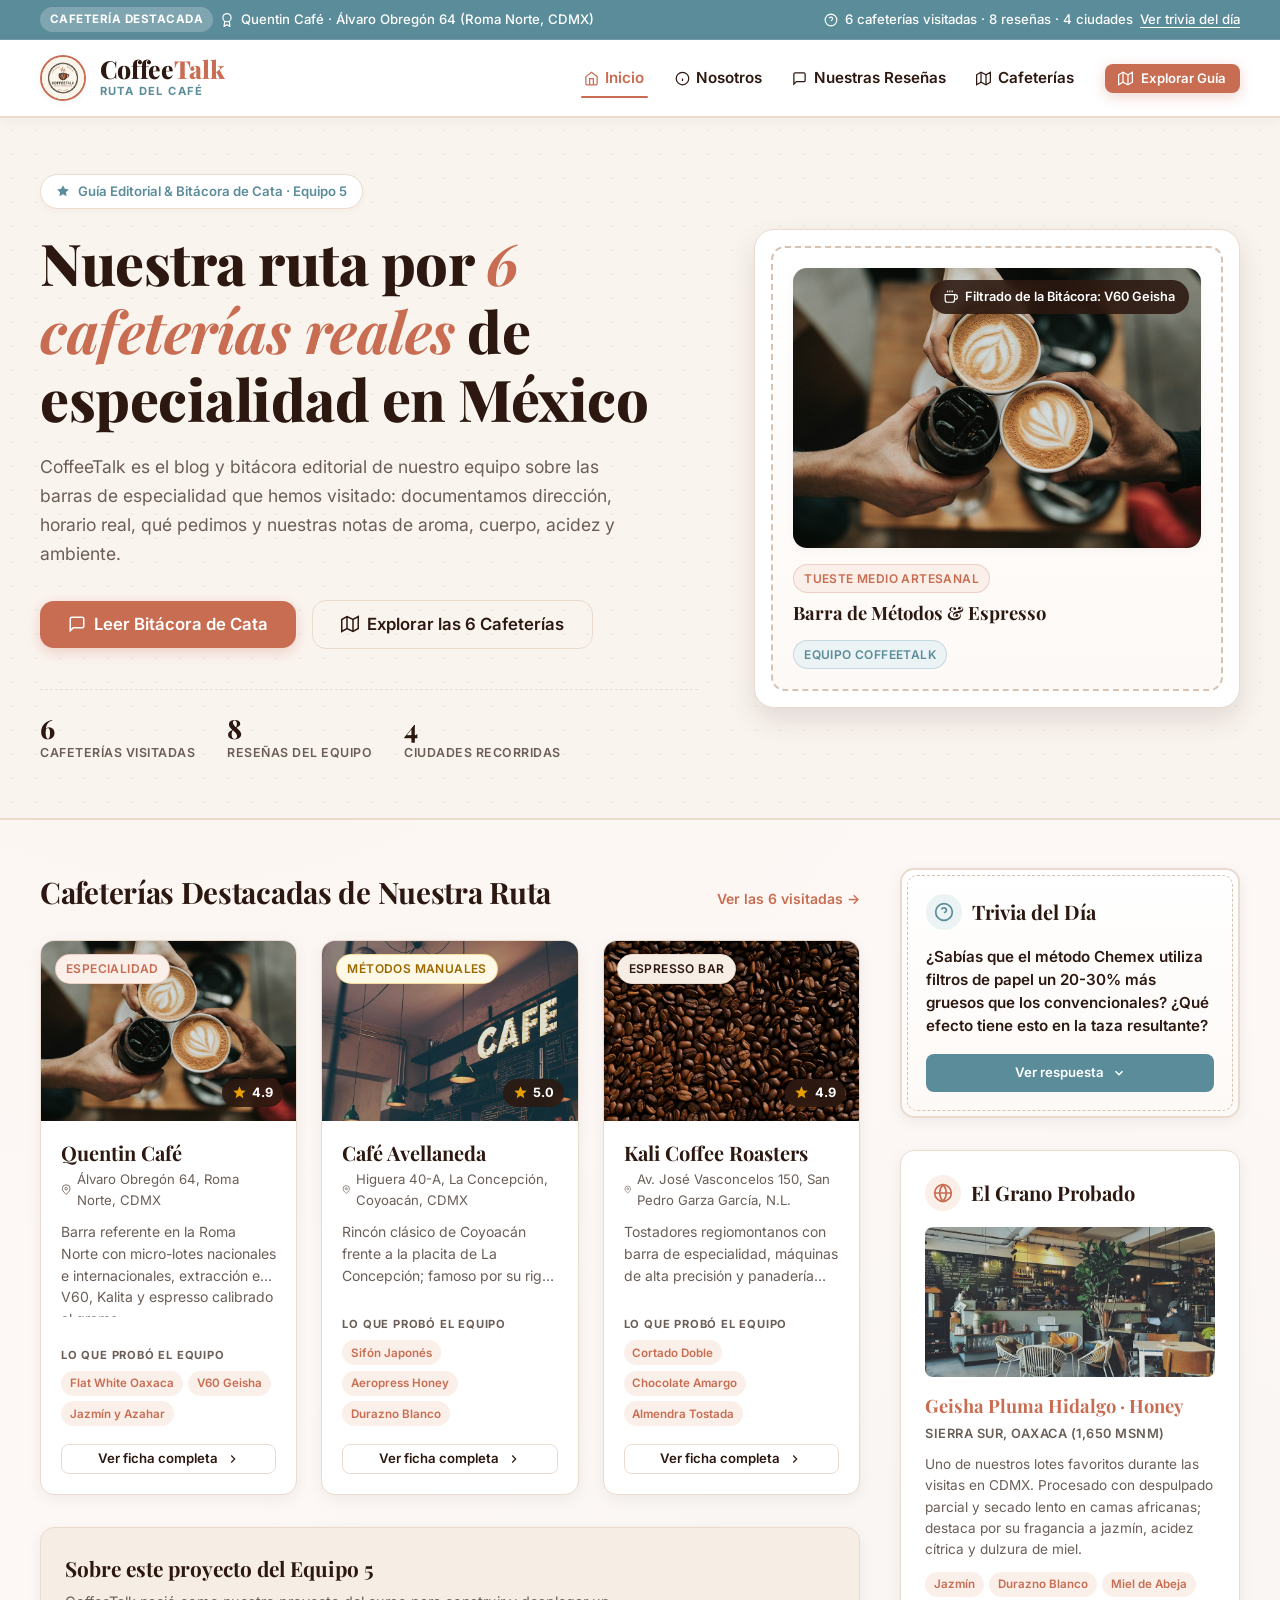
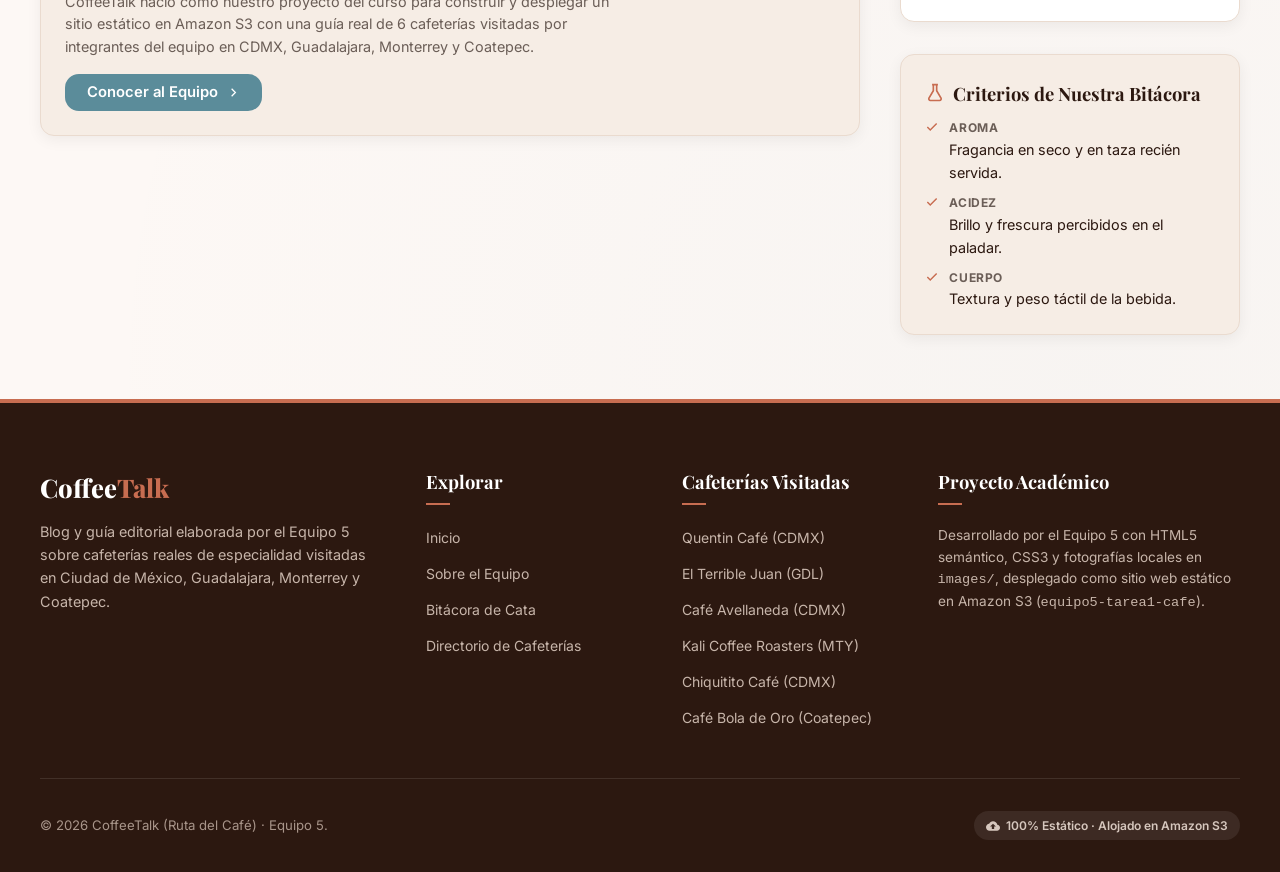
<file: index.html>
<!DOCTYPE html>
<html lang="es">
<head>
  <meta charset="UTF-8">
  <meta name="viewport" content="width=device-width, initial-scale=1.0">
  <title>CoffeeTalk | Bitácora y Guía Editorial de Cafeterías — Equipo 5</title>
  <meta name="description" content="CoffeeTalk es el blog y guía editorial del Equipo 5 sobre 6 cafeterías reales de especialidad visitadas en 4 ciudades de México, con 8 reseñas y notas de cata del equipo.">
  <link rel="stylesheet" href="styles.css?v=3.0">
  <link rel="icon" href="logo.jpg">
</head>
<body>

  <!-- Top Secondary Vintage Blue Bar -->
  <aside class="top-bar-vintage" aria-label="Avisos destacados">
    <div class="container top-bar-content">
      <div class="top-bar-item">
        <span class="top-bar-badge">Cafetería Destacada</span>
        <svg width="14" height="14" viewBox="0 0 24 24" fill="none" stroke="currentColor" stroke-width="2"><circle cx="12" cy="8" r="7"></circle><polyline points="8.21 13.89 7 23 12 20 17 23 15.79 13.88"></polyline></svg>
        <span>Quentin Café · Álvaro Obregón 64 (Roma Norte, CDMX)</span>
      </div>
      <div class="top-bar-item">
        <svg width="14" height="14" viewBox="0 0 24 24" fill="none" stroke="currentColor" stroke-width="2"><circle cx="12" cy="12" r="10"></circle><path d="M9.09 9a3 3 0 0 1 5.83 1c0 2-3 3-3 3"></path><line x1="12" y1="17" x2="12.01" y2="17"></line></svg>
        <span>6 cafeterías visitadas · 8 reseñas · 4 ciudades</span>
        <a href="#trivia-sidebar" class="top-bar-link">Ver trivia del día</a>
      </div>
    </div>
  </aside>

  <!-- Toggle del menú móvil (CSS puro, sin JavaScript) -->
  <input type="checkbox" id="nav-toggle" class="nav-toggle-input" aria-label="Abrir o cerrar menú de navegación">

  <!-- Main Navigation Header -->
  <header class="main-header">
    <div class="container nav-container">

      <a href="index.html" class="brand-logo" aria-label="CoffeeTalk Inicio">
        <img src="logo.jpg" alt="CoffeeTalk Logo" class="brand-logo-img">
        <div class="logo-text-group">
          <span class="logo-title">Coffee<span>Talk</span></span>
          <span class="logo-subtitle">Ruta del Café</span>
        </div>
      </a>

      <nav class="desktop-nav" aria-label="Navegación principal">
        <ul class="nav-links-list">
          <li>
            <a href="index.html" class="nav-item-link active" aria-current="page">
              <svg width="15" height="15" viewBox="0 0 24 24" fill="none" stroke="currentColor" stroke-width="2"><path d="M3 9l9-7 9 7v11a2 2 0 0 1-2 2H5a2 2 0 0 1-2-2z"></path><polyline points="9 22 9 12 15 12 15 22"></polyline></svg>
              Inicio
            </a>
          </li>
          <li>
            <a href="nosotros.html" class="nav-item-link">
              <svg width="15" height="15" viewBox="0 0 24 24" fill="none" stroke="currentColor" stroke-width="2"><circle cx="12" cy="12" r="10"></circle><line x1="12" y1="16" x2="12" y2="12"></line><line x1="12" y1="8" x2="12.01" y2="8"></line></svg>
              Nosotros
            </a>
          </li>
          <li>
            <a href="resenas.html" class="nav-item-link">
              <svg width="15" height="15" viewBox="0 0 24 24" fill="none" stroke="currentColor" stroke-width="2"><path d="M21 15a2 2 0 0 1-2 2H7l-4 4V5a2 2 0 0 1 2-2h14a2 2 0 0 1 2 2z"></path></svg>
              Nuestras Reseñas
            </a>
          </li>
          <li>
            <a href="cafeterias.html" class="nav-item-link">
              <svg width="15" height="15" viewBox="0 0 24 24" fill="none" stroke="currentColor" stroke-width="2"><polygon points="1 6 1 22 8 18 16 22 23 18 23 2 16 6 8 2 1 6"></polygon><line x1="8" y1="2" x2="8" y2="18"></line><line x1="16" y1="6" x2="16" y2="22"></line></svg>
              Cafeterías
            </a>
          </li>
        </ul>
        <div class="nav-action-btns">
          <a href="cafeterias.html" class="btn btn-primary btn-sm">
            <svg width="15" height="15" viewBox="0 0 24 24" fill="none" stroke="currentColor" stroke-width="2"><polygon points="1 6 1 22 8 18 16 22 23 18 23 2 16 6 8 2 1 6"></polygon><line x1="8" y1="2" x2="8" y2="18"></line><line x1="16" y1="6" x2="16" y2="22"></line></svg>
            Explorar Guía
          </a>
        </div>
      </nav>

      <label for="nav-toggle" class="hamburger-btn" aria-hidden="true">
        <span></span>
        <span></span>
        <span></span>
      </label>

    </div>
  </header>

  <!-- Mobile Drawer & Overlay -->
  <label for="nav-toggle" class="mobile-nav-overlay" aria-hidden="true"></label>
  <aside class="mobile-nav-drawer" aria-label="Menú móvil">
    <div class="drawer-header">
      <div class="drawer-brand">
        <img src="logo.jpg" alt="Logo CoffeeTalk">
        <span>CoffeeTalk</span>
      </div>
      <label for="nav-toggle" class="close-drawer-btn" aria-label="Cerrar menú">&times;</label>
    </div>
    <ul class="mobile-nav-list">
      <li>
        <a href="index.html" class="mobile-nav-link active">
          <svg width="18" height="18" viewBox="0 0 24 24" fill="none" stroke="currentColor" stroke-width="2"><path d="M3 9l9-7 9 7v11a2 2 0 0 1-2 2H5a2 2 0 0 1-2-2z"></path><polyline points="9 22 9 12 15 12 15 22"></polyline></svg>
          Inicio
        </a>
      </li>
      <li>
        <a href="nosotros.html" class="mobile-nav-link">
          <svg width="18" height="18" viewBox="0 0 24 24" fill="none" stroke="currentColor" stroke-width="2"><circle cx="12" cy="12" r="10"></circle><line x1="12" y1="16" x2="12" y2="12"></line><line x1="12" y1="8" x2="12.01" y2="8"></line></svg>
          Nosotros
        </a>
      </li>
      <li>
        <a href="resenas.html" class="mobile-nav-link">
          <svg width="18" height="18" viewBox="0 0 24 24" fill="none" stroke="currentColor" stroke-width="2"><path d="M21 15a2 2 0 0 1-2 2H7l-4 4V5a2 2 0 0 1 2-2h14a2 2 0 0 1 2 2z"></path></svg>
          Nuestras Reseñas
        </a>
      </li>
      <li>
        <a href="cafeterias.html" class="mobile-nav-link">
          <svg width="18" height="18" viewBox="0 0 24 24" fill="none" stroke="currentColor" stroke-width="2"><polygon points="1 6 1 22 8 18 16 22 23 18 23 2 16 6 8 2 1 6"></polygon><line x1="8" y1="2" x2="8" y2="18"></line><line x1="16" y1="6" x2="16" y2="22"></line></svg>
          Cafeterías
        </a>
      </li>
    </ul>
    <div class="drawer-footer">
      Guía editorial y bitácora de cata del Equipo 5. Sitio 100% estático en S3.
    </div>
  </aside>

  <!-- Main Content Area -->
  <main id="main-content">

    <!-- Hero Section Editorial -->
    <section class="hero-editorial" aria-label="Bienvenida a CoffeeTalk">
      <div class="container hero-grid">
        <div class="hero-text-col">

          <div class="hero-pill-badge">
            <svg width="14" height="14" viewBox="0 0 24 24" fill="currentColor"><path d="M12 2l3.09 6.26L22 9.27l-5 4.87 1.18 6.88L12 17.77l-6.18 3.25L7 14.14 2 9.27l6.91-1.01L12 2z"/></svg>
            <span>Guía Editorial &amp; Bitácora de Cata · Equipo 5</span>
          </div>

          <h1 class="hero-title">
            Nuestra ruta por <em>6 cafeterías reales</em> de especialidad en México
          </h1>

          <p class="hero-description">
            CoffeeTalk es el blog y bitácora editorial de nuestro equipo sobre las barras de especialidad que hemos visitado: documentamos dirección, horario real, qué pedimos y nuestras notas de aroma, cuerpo, acidez y ambiente.
          </p>

          <div class="hero-cta-group">
            <a href="resenas.html" class="btn btn-primary btn-lg">
              <svg width="18" height="18" viewBox="0 0 24 24" fill="none" stroke="currentColor" stroke-width="2"><path d="M21 15a2 2 0 0 1-2 2H7l-4 4V5a2 2 0 0 1 2-2h14a2 2 0 0 1 2 2z"></path></svg>
              Leer Bitácora de Cata
            </a>
            <a href="cafeterias.html" class="btn btn-outline btn-lg">
              <svg width="18" height="18" viewBox="0 0 24 24" fill="none" stroke="currentColor" stroke-width="2"><polygon points="1 6 1 22 8 18 16 22 23 18 23 2 16 6 8 2 1 6"></polygon><line x1="8" y1="2" x2="8" y2="18"></line><line x1="16" y1="6" x2="16" y2="22"></line></svg>
              Explorar las 6 Cafeterías
            </a>
          </div>

          <div class="hero-stats-bar">
            <div class="stat-item">
              <span class="stat-number">6</span>
              <span class="stat-label">Cafeterías Visitadas</span>
            </div>
            <div class="stat-item">
              <span class="stat-number">8</span>
              <span class="stat-label">Reseñas del Equipo</span>
            </div>
            <div class="stat-item">
              <span class="stat-number">4</span>
              <span class="stat-label">Ciudades Recorridas</span>
            </div>
          </div>
        </div>

        <!-- Hero Visual Frame -->
        <div class="hero-artisan-card">
          <div class="hero-artisan-inner">
            <div class="hero-floating-tag">
              <svg width="14" height="14" viewBox="0 0 24 24" fill="none" stroke="currentColor" stroke-width="2"><path d="M18 8h1a4 4 0 0 1 0 8h-1"></path><path d="M2 8h16v9a4 4 0 0 1-4 4H6a4 4 0 0 1-4-4V8z"></path><line x1="6" y1="1" x2="6" y2="4"></line><line x1="10" y1="1" x2="10" y2="4"></line><line x1="14" y1="1" x2="14" y2="4"></line></svg>
              <span>Filtrado de la Bitácora: V60 Geisha</span>
            </div>
            <img src="images/cafe-v60.jpg" alt="Extracción en V60 documentada por el equipo CoffeeTalk" class="hero-card-img">
            <div style="display: flex; justify-content: space-between; align-items: center; gap: 0.75rem; flex-wrap: wrap;">
              <div>
                <span class="badge badge-terracotta">Tueste Medio Artesanal</span>
                <h3 style="font-family: var(--font-editorial); font-size: 1.15rem; color: var(--primary-dark); margin-top: 0.35rem;">Barra de Métodos &amp; Espresso</h3>
              </div>
              <span class="badge badge-blue">Equipo CoffeeTalk</span>
            </div>
          </div>
        </div>
      </div>
    </section>

    <!-- Cafeterías Destacadas + Sidebar -->
    <section class="container main-feed-layout">
      <div class="feed-main-column">
        <div class="feed-header-meta">
          <h2 class="section-editorial-title">Cafeterías Destacadas de Nuestra Ruta</h2>
          <a href="cafeterias.html" class="feed-count-tag" style="color: var(--primary-accent);">Ver las 6 visitadas →</a>
        </div>

        <div class="reviews-grid">

          <!-- Quentin Café -->
          <article class="featured-cafe-card">
            <div class="featured-cafe-media">
              <img src="images/cafe-quentin.jpg" alt="Barra de Quentin Café en Roma Norte" loading="lazy">
              <span class="badge badge-terracotta review-card-badge">Especialidad</span>
              <div class="review-card-rating-float">
                <svg width="15" height="15" viewBox="0 0 24 24" fill="currentColor"><path d="M12 17.27L18.18 21l-1.64-7.03L22 9.24l-7.19-.61L12 2 9.19 8.63 2 9.24l5.46 4.73L5.82 21z"/></svg>
                <span>4.9</span>
              </div>
            </div>
            <div class="featured-cafe-body">
              <h3 class="review-cafe-name">Quentin Café</h3>
              <p class="review-cafe-location">
                <svg width="13" height="13" viewBox="0 0 24 24" fill="none" stroke="currentColor" stroke-width="2"><path d="M21 10c0 7-9 13-9 13s-9-6-9-13a9 9 0 0 1 18 0z"></path><circle cx="12" cy="10" r="3"></circle></svg>
                Álvaro Obregón 64, Roma Norte, CDMX
              </p>
              <p class="review-card-excerpt" style="margin-top: 0.65rem;">Barra referente en la Roma Norte con micro-lotes nacionales e internacionales, extracción en V60, Kalita y espresso calibrado al gramo.</p>
              <p class="tasting-notes-label">Lo que probó el equipo</p>
              <div class="grain-notes" style="margin-top: 0;">
                <span class="note-chip">Flat White Oaxaca</span>
                <span class="note-chip">V60 Geisha</span>
                <span class="note-chip">Jazmín y Azahar</span>
              </div>
              <div style="margin-top: 1.1rem;">
                <a href="cafe-alquimia.html" class="btn btn-outline btn-sm" style="width: 100%;">
                  Ver ficha completa
                  <svg width="14" height="14" viewBox="0 0 24 24" fill="none" stroke="currentColor" stroke-width="2"><polyline points="9 18 15 12 9 6"></polyline></svg>
                </a>
              </div>
            </div>
          </article>

          <!-- Café Avellaneda -->
          <article class="featured-cafe-card">
            <div class="featured-cafe-media">
              <img src="images/cafe-avellaneda.jpg" alt="Extracción manual en Café Avellaneda Coyoacán" loading="lazy">
              <span class="badge badge-gold review-card-badge">Métodos Manuales</span>
              <div class="review-card-rating-float">
                <svg width="15" height="15" viewBox="0 0 24 24" fill="currentColor"><path d="M12 17.27L18.18 21l-1.64-7.03L22 9.24l-7.19-.61L12 2 9.19 8.63 2 9.24l5.46 4.73L5.82 21z"/></svg>
                <span>5.0</span>
              </div>
            </div>
            <div class="featured-cafe-body">
              <h3 class="review-cafe-name">Café Avellaneda</h3>
              <p class="review-cafe-location">
                <svg width="13" height="13" viewBox="0 0 24 24" fill="none" stroke="currentColor" stroke-width="2"><path d="M21 10c0 7-9 13-9 13s-9-6-9-13a9 9 0 0 1 18 0z"></path><circle cx="12" cy="10" r="3"></circle></svg>
                Higuera 40-A, La Concepción, Coyoacán, CDMX
              </p>
              <p class="review-card-excerpt" style="margin-top: 0.65rem;">Rincón clásico de Coyoacán frente a la placita de La Concepción; famoso por su rigor técnico en métodos de filtrado y bebidas de autor.</p>
              <p class="tasting-notes-label">Lo que probó el equipo</p>
              <div class="grain-notes" style="margin-top: 0;">
                <span class="note-chip">Sifón Japonés</span>
                <span class="note-chip">Aeropress Honey</span>
                <span class="note-chip">Durazno Blanco</span>
              </div>
              <div style="margin-top: 1.1rem;">
                <a href="cafe-borola.html" class="btn btn-outline btn-sm" style="width: 100%;">
                  Ver ficha completa
                  <svg width="14" height="14" viewBox="0 0 24 24" fill="none" stroke="currentColor" stroke-width="2"><polyline points="9 18 15 12 9 6"></polyline></svg>
                </a>
              </div>
            </div>
          </article>

          <!-- Kali Coffee Roasters -->
          <article class="featured-cafe-card">
            <div class="featured-cafe-media">
              <img src="images/cafe-kali.jpg" alt="Cortado servido en Kali Coffee Roasters" loading="lazy">
              <span class="badge badge-craft review-card-badge">Espresso Bar</span>
              <div class="review-card-rating-float">
                <svg width="15" height="15" viewBox="0 0 24 24" fill="currentColor"><path d="M12 17.27L18.18 21l-1.64-7.03L22 9.24l-7.19-.61L12 2 9.19 8.63 2 9.24l5.46 4.73L5.82 21z"/></svg>
                <span>4.9</span>
              </div>
            </div>
            <div class="featured-cafe-body">
              <h3 class="review-cafe-name">Kali Coffee Roasters</h3>
              <p class="review-cafe-location">
                <svg width="13" height="13" viewBox="0 0 24 24" fill="none" stroke="currentColor" stroke-width="2"><path d="M21 10c0 7-9 13-9 13s-9-6-9-13a9 9 0 0 1 18 0z"></path><circle cx="12" cy="10" r="3"></circle></svg>
                Av. José Vasconcelos 150, San Pedro Garza García, N.L.
              </p>
              <p class="review-card-excerpt" style="margin-top: 0.65rem;">Tostadores regiomontanos con barra de especialidad, máquinas de alta precisión y panadería propia horneada a diario.</p>
              <p class="tasting-notes-label">Lo que probó el equipo</p>
              <div class="grain-notes" style="margin-top: 0;">
                <span class="note-chip">Cortado Doble</span>
                <span class="note-chip">Chocolate Amargo</span>
                <span class="note-chip">Almendra Tostada</span>
              </div>
              <div style="margin-top: 1.1rem;">
                <a href="cafe-velvet.html" class="btn btn-outline btn-sm" style="width: 100%;">
                  Ver ficha completa
                  <svg width="14" height="14" viewBox="0 0 24 24" fill="none" stroke="currentColor" stroke-width="2"><polyline points="9 18 15 12 9 6"></polyline></svg>
                </a>
              </div>
            </div>
          </article>

        </div>

        <!-- Bloque de invitación del equipo -->
        <div class="sidebar-widget-card" style="margin-top: 2rem; background-color: var(--sand-tone); display: flex; flex-wrap: wrap; align-items: center; justify-content: space-between; gap: 1rem;">
          <div style="max-width: 560px;">
            <h3 style="font-family: var(--font-editorial); font-size: 1.3rem; color: var(--primary-dark); margin-bottom: 0.35rem;">Sobre este proyecto del Equipo 5</h3>
            <p style="font-size: 0.9rem; color: var(--text-muted); line-height: 1.55;">
              CoffeeTalk nació como nuestro proyecto del curso para construir y desplegar un sitio estático en Amazon S3 con una guía real de 6 cafeterías visitadas por integrantes del equipo en CDMX, Guadalajara, Monterrey y Coatepec.
            </p>
          </div>
          <a href="nosotros.html" class="btn btn-secondary">
            Conocer al Equipo
            <svg width="15" height="15" viewBox="0 0 24 24" fill="none" stroke="currentColor" stroke-width="2"><polyline points="9 18 15 12 9 6"></polyline></svg>
          </a>
        </div>
      </div>

      <!-- Sidebar Técnico Estático -->
      <aside class="sidebar-craft" aria-label="Widgets complementarios">

        <!-- Trivia del Día -->
        <div class="sidebar-widget-card vintage-frame" id="trivia-sidebar">
          <div class="widget-header">
            <div class="widget-icon-pill">
              <svg width="20" height="20" viewBox="0 0 24 24" fill="none" stroke="currentColor" stroke-width="2"><circle cx="12" cy="12" r="10"></circle><path d="M9.09 9a3 3 0 0 1 5.83 1c0 2-3 3-3 3"></path><line x1="12" y1="17" x2="12.01" y2="17"></line></svg>
            </div>
            <h3 class="widget-title">Trivia del Día</h3>
          </div>
          <p class="trivia-question">
            ¿Sabías que el método Chemex utiliza filtros de papel un 20-30% más gruesos que los convencionales? ¿Qué efecto tiene esto en la taza resultante?
          </p>
          <details class="trivia-details">
            <summary>
              <span class="summary-closed-text">Ver respuesta</span>
              <span class="summary-open-text">Ocultar respuesta</span>
              <svg width="14" height="14" viewBox="0 0 24 24" fill="none" stroke="currentColor" stroke-width="2.5"><polyline points="6 9 12 15 18 9"></polyline></svg>
            </summary>
            <div class="trivia-answer-container">
              <strong>Nota del Equipo:</strong> Retiene la gran mayoría de aceites suspendidos y micro-sedimentos, entregando una de las tazas más limpias, aromáticas y cristalinas del espectro de infusión.
            </div>
          </details>
        </div>

        <!-- El Grano del Mes -->
        <div class="sidebar-widget-card">
          <div class="widget-header">
            <div class="widget-icon-pill" style="background-color: var(--accent-light); color: var(--primary-accent);">
              <svg width="20" height="20" viewBox="0 0 24 24" fill="none" stroke="currentColor" stroke-width="2"><circle cx="12" cy="12" r="10"></circle><line x1="2" y1="12" x2="22" y2="12"></line><path d="M12 2a15.3 15.3 0 0 1 4 10 15.3 15.3 0 0 1-4 10 15.3 15.3 0 0 1-4-10 15.3 15.3 0 0 1 4-10z"></path></svg>
            </div>
            <h3 class="widget-title">El Grano Probado</h3>
          </div>
          <img src="images/grano-oaxaca.jpg" alt="Café de especialidad mexicano probado por el equipo" class="grain-image">
          <h4 class="grain-title">Geisha Pluma Hidalgo · Honey</h4>
          <p class="grain-origin">Sierra Sur, Oaxaca (1,650 msnm)</p>
          <p style="font-size: 0.85rem; color: var(--text-muted); line-height: 1.55;">
            Uno de nuestros lotes favoritos durante las visitas en CDMX. Procesado con despulpado parcial y secado lento en camas africanas; destaca por su fragancia a jazmín, acidez cítrica y dulzura de miel.
          </p>
          <div class="grain-notes">
            <span class="note-chip">Jazmín</span>
            <span class="note-chip">Durazno Blanco</span>
            <span class="note-chip">Miel de Abeja</span>
          </div>
        </div>

        <!-- Ficha técnica rápida -->
        <div class="sidebar-widget-card" style="background-color: var(--sand-tone);">
          <div style="display: flex; align-items: center; gap: 0.5rem; margin-bottom: 0.65rem;">
            <svg width="20" height="20" viewBox="0 0 24 24" fill="none" stroke="currentColor" stroke-width="2" style="color: var(--primary-accent);"><path d="M10 2v7.31L4.62 18.5A2 2 0 0 0 6.36 21h11.28a2 2 0 0 0 1.74-2.5L14 9.31V2"></path><line x1="8.5" y1="2" x2="15.5" y2="2"></line></svg>
            <h4 style="font-family: var(--font-editorial); font-size: 1.15rem; color: var(--primary-dark);">Criterios de Nuestra Bitácora</h4>
          </div>
          <ul class="info-list" style="gap: 0.6rem;">
            <li><svg width="14" height="14" viewBox="0 0 24 24" fill="none" stroke="currentColor" stroke-width="2.5"><polyline points="20 6 9 17 4 12"></polyline></svg><span><strong>Aroma</strong>Fragancia en seco y en taza recién servida.</span></li>
            <li><svg width="14" height="14" viewBox="0 0 24 24" fill="none" stroke="currentColor" stroke-width="2.5"><polyline points="20 6 9 17 4 12"></polyline></svg><span><strong>Acidez</strong>Brillo y frescura percibidos en el paladar.</span></li>
            <li><svg width="14" height="14" viewBox="0 0 24 24" fill="none" stroke="currentColor" stroke-width="2.5"><polyline points="20 6 9 17 4 12"></polyline></svg><span><strong>Cuerpo</strong>Textura y peso táctil de la bebida.</span></li>
          </ul>
        </div>
      </aside>
    </section>

  </main>

  <!-- Global Footer -->
  <footer class="main-footer">
    <div class="container">
      <div class="footer-grid">
        <div>
          <h3 class="footer-brand-title">Coffee<span>Talk</span></h3>
          <p class="footer-brand-text">
            Blog y guía editorial elaborada por el Equipo 5 sobre cafeterías reales de especialidad visitadas en Ciudad de México, Guadalajara, Monterrey y Coatepec.
          </p>
        </div>

        <div>
          <h4 class="footer-col-title">Explorar</h4>
          <ul class="footer-nav-list">
            <li><a href="index.html" class="footer-nav-link">Inicio</a></li>
            <li><a href="nosotros.html" class="footer-nav-link">Sobre el Equipo</a></li>
            <li><a href="resenas.html" class="footer-nav-link">Bitácora de Cata</a></li>
            <li><a href="cafeterias.html" class="footer-nav-link">Directorio de Cafeterías</a></li>
          </ul>
        </div>

        <div>
          <h4 class="footer-col-title">Cafeterías Visitadas</h4>
          <ul class="footer-nav-list">
            <li><a href="cafe-alquimia.html" class="footer-nav-link">Quentin Café (CDMX)</a></li>
            <li><a href="cafe-cowork-studio.html" class="footer-nav-link">El Terrible Juan (GDL)</a></li>
            <li><a href="cafe-borola.html" class="footer-nav-link">Café Avellaneda (CDMX)</a></li>
            <li><a href="cafe-velvet.html" class="footer-nav-link">Kali Coffee Roasters (MTY)</a></li>
            <li><a href="cafe-miga-grano.html" class="footer-nav-link">Chiquitito Café (CDMX)</a></li>
            <li><a href="cafe-niebla-alta.html" class="footer-nav-link">Café Bola de Oro (Coatepec)</a></li>
          </ul>
        </div>

        <div>
          <h4 class="footer-col-title">Proyecto Académico</h4>
          <p style="font-size: 0.85rem; color: #C7B5AA; line-height: 1.6;">
            Desarrollado por el Equipo 5 con HTML5 semántico, CSS3 y fotografías locales en <code>images/</code>, desplegado como sitio web estático en Amazon S3 (<code>equipo5-tarea1-cafe</code>).
          </p>
        </div>
      </div>

      <div class="footer-bottom-bar">
        <span>&copy; 2026 CoffeeTalk (Ruta del Café) · Equipo 5.</span>
        <div class="s3-static-badge">
          <svg width="14" height="14" viewBox="0 0 24 24" fill="currentColor"><path d="M19.35 10.04C18.67 6.59 15.64 4 12 4 9.11 4 6.6 5.64 5.35 8.04 2.34 8.36 0 10.91 0 14c0 3.31 2.69 6 6 6h13c2.76 0 5-2.24 5-5 0-2.64-2.05-4.78-4.65-4.96zM14 13v4h-4v-4H7l5-5 5 5h-3z"/></svg>
          100% Estático · Alojado en Amazon S3
        </div>
      </div>
    </div>
  </footer>

</body>
</html>
</file>
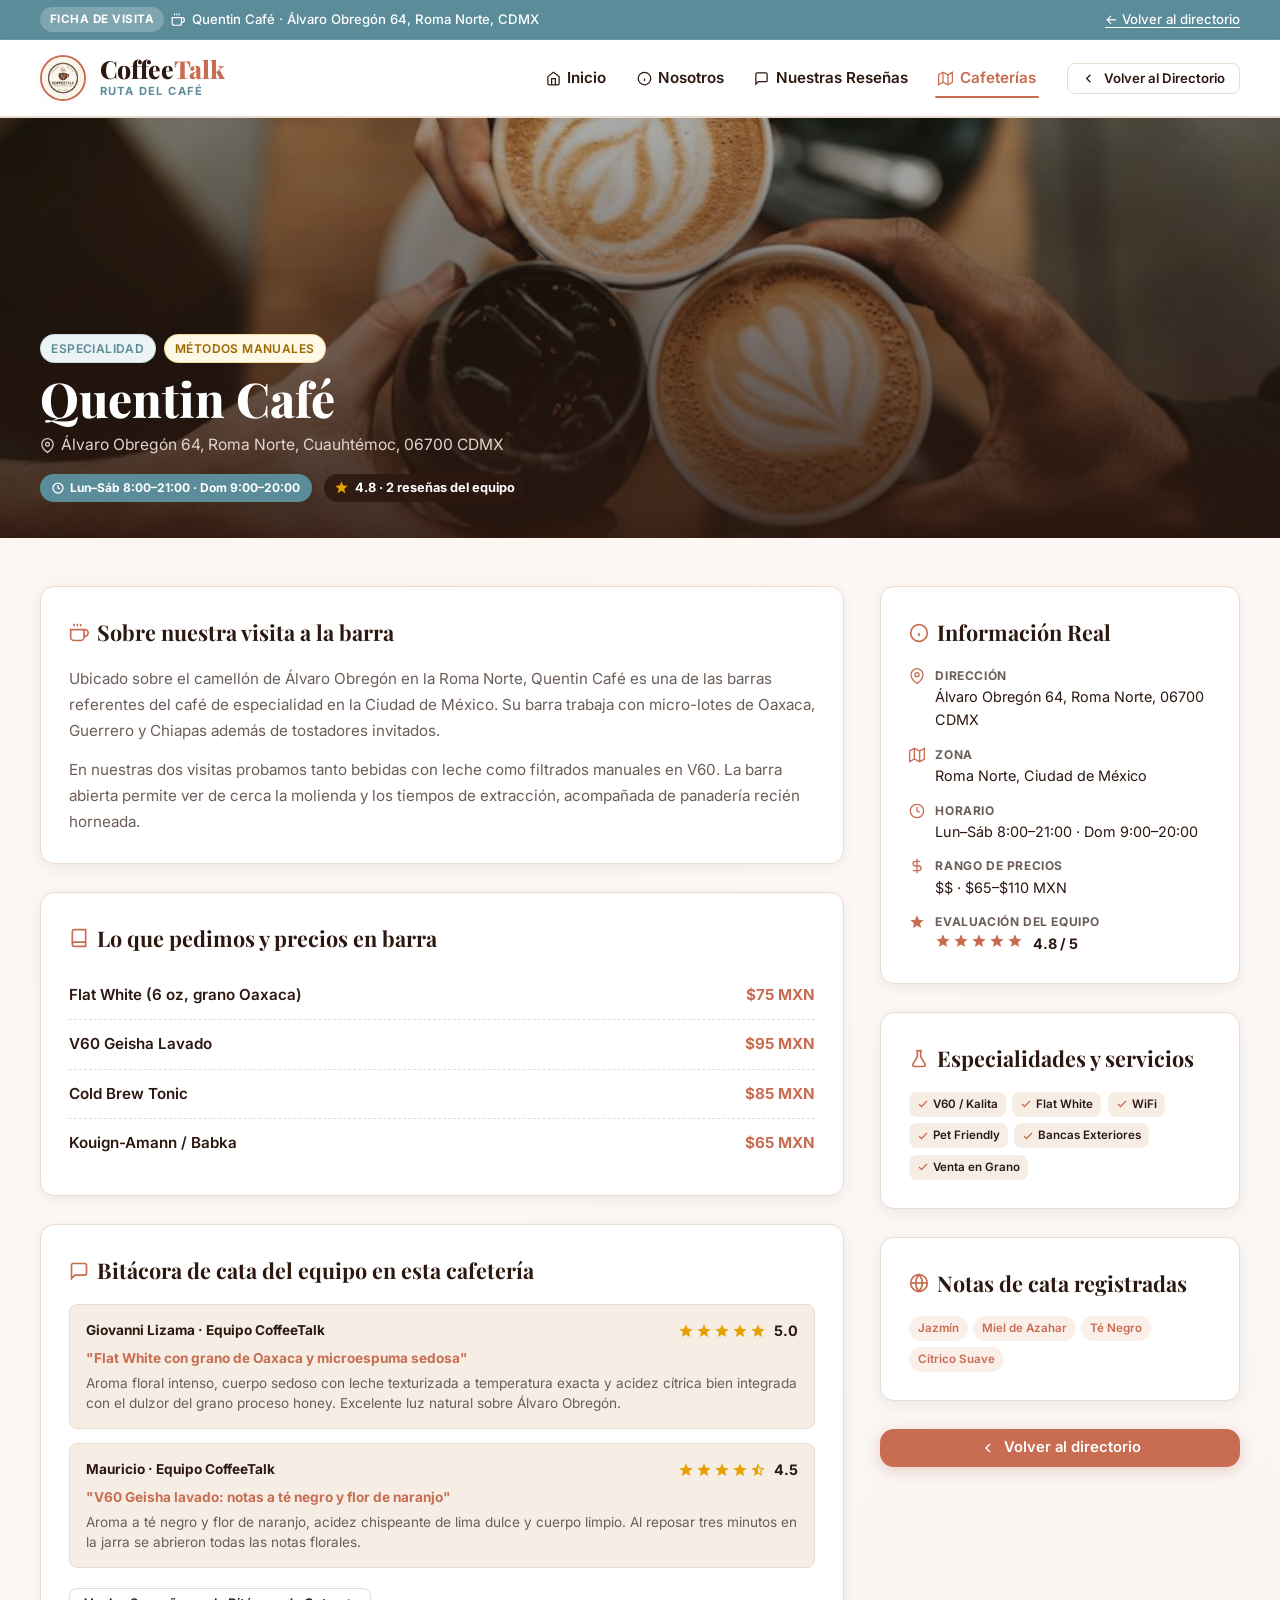
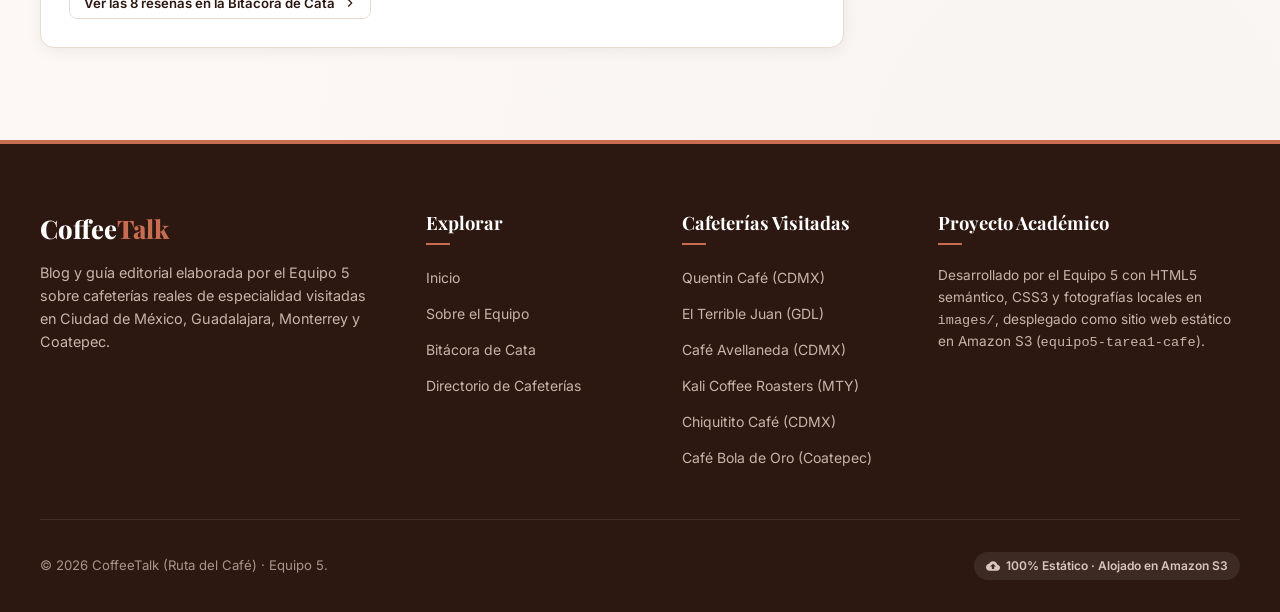
<file: cafe-alquimia.html>
<!DOCTYPE html>
<html lang="es">
<head>
  <meta charset="UTF-8">
  <meta name="viewport" content="width=device-width, initial-scale=1.0">
  <title>Quentin Café — Roma Norte, Ciudad de México | CoffeeTalk (Equipo 5)</title>
  <meta name="description" content="Ficha de Quentin Café en Álvaro Obregón 64, Roma Norte, CDMX: dirección real, horario, lo que pidió el equipo y notas de cata en la bitácora de CoffeeTalk.">
  <link rel="stylesheet" href="styles.css?v=3.0">
  <link rel="icon" href="logo.jpg">
</head>
<body>

  <!-- Top Secondary Vintage Blue Bar -->
  <aside class="top-bar-vintage" aria-label="Avisos destacados">
    <div class="container top-bar-content">
      <div class="top-bar-item">
        <span class="top-bar-badge">Ficha de Visita</span>
        <svg width="14" height="14" viewBox="0 0 24 24" fill="none" stroke="currentColor" stroke-width="2"><path d="M18 8h1a4 4 0 0 1 0 8h-1"></path><path d="M2 8h16v9a4 4 0 0 1-4 4H6a4 4 0 0 1-4-4V8z"></path><line x1="6" y1="1" x2="6" y2="4"></line><line x1="10" y1="1" x2="10" y2="4"></line><line x1="14" y1="1" x2="14" y2="4"></line></svg>
        <span>Quentin Café · Álvaro Obregón 64, Roma Norte, CDMX</span>
      </div>
      <div class="top-bar-item">
        <a href="cafeterias.html" class="top-bar-link">← Volver al directorio</a>
      </div>
    </div>
  </aside>

  <input type="checkbox" id="nav-toggle" class="nav-toggle-input" aria-label="Abrir o cerrar menú de navegación">

  <!-- Main Navigation Header -->
  <header class="main-header">
    <div class="container nav-container">

      <a href="index.html" class="brand-logo" aria-label="CoffeeTalk Inicio">
        <img src="logo.jpg" alt="CoffeeTalk Logo" class="brand-logo-img">
        <div class="logo-text-group">
          <span class="logo-title">Coffee<span>Talk</span></span>
          <span class="logo-subtitle">Ruta del Café</span>
        </div>
      </a>

      <nav class="desktop-nav" aria-label="Navegación principal">
        <ul class="nav-links-list">
          <li>
            <a href="index.html" class="nav-item-link">
              <svg width="15" height="15" viewBox="0 0 24 24" fill="none" stroke="currentColor" stroke-width="2"><path d="M3 9l9-7 9 7v11a2 2 0 0 1-2 2H5a2 2 0 0 1-2-2z"></path><polyline points="9 22 9 12 15 12 15 22"></polyline></svg>
              Inicio
            </a>
          </li>
          <li>
            <a href="nosotros.html" class="nav-item-link">
              <svg width="15" height="15" viewBox="0 0 24 24" fill="none" stroke="currentColor" stroke-width="2"><circle cx="12" cy="12" r="10"></circle><line x1="12" y1="16" x2="12" y2="12"></line><line x1="12" y1="8" x2="12.01" y2="8"></line></svg>
              Nosotros
            </a>
          </li>
          <li>
            <a href="resenas.html" class="nav-item-link">
              <svg width="15" height="15" viewBox="0 0 24 24" fill="none" stroke="currentColor" stroke-width="2"><path d="M21 15a2 2 0 0 1-2 2H7l-4 4V5a2 2 0 0 1 2-2h14a2 2 0 0 1 2 2z"></path></svg>
              Nuestras Reseñas
            </a>
          </li>
          <li>
            <a href="cafeterias.html" class="nav-item-link active">
              <svg width="15" height="15" viewBox="0 0 24 24" fill="none" stroke="currentColor" stroke-width="2"><polygon points="1 6 1 22 8 18 16 22 23 18 23 2 16 6 8 2 1 6"></polygon><line x1="8" y1="2" x2="8" y2="18"></line><line x1="16" y1="6" x2="16" y2="22"></line></svg>
              Cafeterías
            </a>
          </li>
        </ul>
        <div class="nav-action-btns">
          <a href="cafeterias.html" class="btn btn-outline btn-sm">
            <svg width="15" height="15" viewBox="0 0 24 24" fill="none" stroke="currentColor" stroke-width="2"><polyline points="15 18 9 12 15 6"></polyline></svg>
            Volver al Directorio
          </a>
        </div>
      </nav>

      <label for="nav-toggle" class="hamburger-btn" aria-hidden="true">
        <span></span>
        <span></span>
        <span></span>
      </label>

    </div>
  </header>

  <!-- Mobile Drawer & Overlay -->
  <label for="nav-toggle" class="mobile-nav-overlay" aria-hidden="true"></label>
  <aside class="mobile-nav-drawer" aria-label="Menú móvil">
    <div class="drawer-header">
      <div class="drawer-brand">
        <img src="logo.jpg" alt="Logo CoffeeTalk">
        <span>CoffeeTalk</span>
      </div>
      <label for="nav-toggle" class="close-drawer-btn" aria-label="Cerrar menú">&times;</label>
    </div>
    <ul class="mobile-nav-list">
      <li>
        <a href="index.html" class="mobile-nav-link">
          <svg width="18" height="18" viewBox="0 0 24 24" fill="none" stroke="currentColor" stroke-width="2"><path d="M3 9l9-7 9 7v11a2 2 0 0 1-2 2H5a2 2 0 0 1-2-2z"></path><polyline points="9 22 9 12 15 12 15 22"></polyline></svg>
          Inicio
        </a>
      </li>
      <li>
        <a href="nosotros.html" class="mobile-nav-link">
          <svg width="18" height="18" viewBox="0 0 24 24" fill="none" stroke="currentColor" stroke-width="2"><circle cx="12" cy="12" r="10"></circle><line x1="12" y1="16" x2="12" y2="12"></line><line x1="12" y1="8" x2="12.01" y2="8"></line></svg>
          Nosotros
        </a>
      </li>
      <li>
        <a href="resenas.html" class="mobile-nav-link">
          <svg width="18" height="18" viewBox="0 0 24 24" fill="none" stroke="currentColor" stroke-width="2"><path d="M21 15a2 2 0 0 1-2 2H7l-4 4V5a2 2 0 0 1 2-2h14a2 2 0 0 1 2 2z"></path></svg>
          Nuestras Reseñas
        </a>
      </li>
      <li>
        <a href="cafeterias.html" class="mobile-nav-link active">
          <svg width="18" height="18" viewBox="0 0 24 24" fill="none" stroke="currentColor" stroke-width="2"><polygon points="1 6 1 22 8 18 16 22 23 18 23 2 16 6 8 2 1 6"></polygon><line x1="8" y1="2" x2="8" y2="18"></line><line x1="16" y1="6" x2="16" y2="22"></line></svg>
          Cafeterías
        </a>
      </li>
    </ul>
    <div class="drawer-footer">
      Guía editorial y bitácora de cata del Equipo 5. Sitio 100% estático en S3.
    </div>
  </aside>

  <main id="main-content">

    <!-- Hero de la ficha -->
    <section class="cafe-detail-hero" aria-label="Portada de Quentin Café">
      <img src="images/cafe-quentin.jpg" alt="Fotografía de Quentin Café en Roma Norte">
      <div class="cafe-detail-hero-overlay">
        <div class="container">
          <div style="display: flex; gap: 0.5rem; flex-wrap: wrap;">
            <span class="badge badge-blue">Especialidad</span>
            <span class="badge badge-gold">Métodos Manuales</span>
          </div>
          <h1 class="cafe-detail-title">Quentin Café</h1>
          <p class="cafe-detail-sub">
            <svg width="15" height="15" viewBox="0 0 24 24" fill="none" stroke="currentColor" stroke-width="2"><path d="M21 10c0 7-9 13-9 13s-9-6-9-13a9 9 0 0 1 18 0z"></path><circle cx="12" cy="10" r="3"></circle></svg>
            Álvaro Obregón 64, Roma Norte, Cuauhtémoc, 06700 CDMX
          </p>
          <div style="display: flex; gap: 0.75rem; flex-wrap: wrap; align-items: center; margin-top: 1rem;">
            <span class="schedule-badge">
              <svg width="12" height="12" viewBox="0 0 24 24" fill="none" stroke="currentColor" stroke-width="2.5"><circle cx="12" cy="12" r="10"></circle><polyline points="12 6 12 12 16 14"></polyline></svg>
              Lun–Sáb 8:00–21:00 · Dom 9:00–20:00
            </span>
            <span class="review-card-rating-float" style="position: static;">
              <svg width="15" height="15" viewBox="0 0 24 24" fill="currentColor"><path d="M12 17.27L18.18 21l-1.64-7.03L22 9.24l-7.19-.61L12 2 9.19 8.63 2 9.24l5.46 4.73L5.82 21z"/></svg>
              4.8 · 2 reseñas del equipo
            </span>
          </div>
        </div>
      </div>
    </section>

    <div class="container cafe-detail-layout">

      <!-- Columna principal -->
      <div>
        <article class="detail-card">
          <h2 class="detail-card-title">
            <svg width="20" height="20" viewBox="0 0 24 24" fill="none" stroke="currentColor" stroke-width="2"><path d="M18 8h1a4 4 0 0 1 0 8h-1"></path><path d="M2 8h16v9a4 4 0 0 1-4 4H6a4 4 0 0 1-4-4V8z"></path><line x1="6" y1="1" x2="6" y2="4"></line><line x1="10" y1="1" x2="10" y2="4"></line><line x1="14" y1="1" x2="14" y2="4"></line></svg>
            Sobre nuestra visita a la barra
          </h2>
          <p class="detail-text" style="margin-bottom: 0.85rem;">Ubicado sobre el camellón de Álvaro Obregón en la Roma Norte, Quentin Café es una de las barras referentes del café de especialidad en la Ciudad de México. Su barra trabaja con micro-lotes de Oaxaca, Guerrero y Chiapas además de tostadores invitados.</p>
          <p class="detail-text">En nuestras dos visitas probamos tanto bebidas con leche como filtrados manuales en V60. La barra abierta permite ver de cerca la molienda y los tiempos de extracción, acompañada de panadería recién horneada.</p>
        </article>

        <article class="detail-card">
          <h2 class="detail-card-title">
            <svg width="20" height="20" viewBox="0 0 24 24" fill="none" stroke="currentColor" stroke-width="2"><path d="M4 19.5A2.5 2.5 0 0 1 6.5 17H20"></path><path d="M6.5 2H20v20H6.5A2.5 2.5 0 0 1 4 19.5v-15A2.5 2.5 0 0 1 6.5 2z"></path></svg>
            Lo que pedimos y precios en barra
          </h2>
          <div class="menu-list">
            <div class="menu-row"><span class="menu-row-name">Flat White (6 oz, grano Oaxaca)</span><span class="menu-row-price">$75 MXN</span></div>
            <div class="menu-row"><span class="menu-row-name">V60 Geisha Lavado</span><span class="menu-row-price">$95 MXN</span></div>
            <div class="menu-row"><span class="menu-row-name">Cold Brew Tonic</span><span class="menu-row-price">$85 MXN</span></div>
            <div class="menu-row"><span class="menu-row-name">Kouign-Amann / Babka</span><span class="menu-row-price">$65 MXN</span></div>
          </div>
        </article>

        <article class="detail-card">
          <h2 class="detail-card-title">
            <svg width="20" height="20" viewBox="0 0 24 24" fill="none" stroke="currentColor" stroke-width="2"><path d="M21 15a2 2 0 0 1-2 2H7l-4 4V5a2 2 0 0 1 2-2h14a2 2 0 0 1 2 2z"></path></svg>
            Bitácora de cata del equipo en esta cafetería
          </h2>
          <div class="mini-review">
            <div class="mini-review-head">
              <span>Giovanni Lizama · Equipo CoffeeTalk</span>
              <span class="stars-group" aria-label="5.0 de 5 estrellas"><svg width="16" height="16" viewBox="0 0 24 24" fill="currentColor"><path d="M12 17.27L18.18 21l-1.64-7.03L22 9.24l-7.19-.61L12 2 9.19 8.63 2 9.24l5.46 4.73L5.82 21z"/></svg><svg width="16" height="16" viewBox="0 0 24 24" fill="currentColor"><path d="M12 17.27L18.18 21l-1.64-7.03L22 9.24l-7.19-.61L12 2 9.19 8.63 2 9.24l5.46 4.73L5.82 21z"/></svg><svg width="16" height="16" viewBox="0 0 24 24" fill="currentColor"><path d="M12 17.27L18.18 21l-1.64-7.03L22 9.24l-7.19-.61L12 2 9.19 8.63 2 9.24l5.46 4.73L5.82 21z"/></svg><svg width="16" height="16" viewBox="0 0 24 24" fill="currentColor"><path d="M12 17.27L18.18 21l-1.64-7.03L22 9.24l-7.19-.61L12 2 9.19 8.63 2 9.24l5.46 4.73L5.82 21z"/></svg><svg width="16" height="16" viewBox="0 0 24 24" fill="currentColor"><path d="M12 17.27L18.18 21l-1.64-7.03L22 9.24l-7.19-.61L12 2 9.19 8.63 2 9.24l5.46 4.73L5.82 21z"/></svg> <span class="stars-score">5.0</span></span>
            </div>
            <p style="font-weight: 700; color: var(--primary-accent); margin-bottom: 0.3rem;">"Flat White con grano de Oaxaca y microespuma sedosa"</p>
            <p>Aroma floral intenso, cuerpo sedoso con leche texturizada a temperatura exacta y acidez cítrica bien integrada con el dulzor del grano proceso honey. Excelente luz natural sobre Álvaro Obregón.</p>
          </div>
          <div class="mini-review">
            <div class="mini-review-head">
              <span>Mauricio · Equipo CoffeeTalk</span>
              <span class="stars-group" aria-label="4.5 de 5 estrellas"><svg width="16" height="16" viewBox="0 0 24 24" fill="currentColor"><path d="M12 17.27L18.18 21l-1.64-7.03L22 9.24l-7.19-.61L12 2 9.19 8.63 2 9.24l5.46 4.73L5.82 21z"/></svg><svg width="16" height="16" viewBox="0 0 24 24" fill="currentColor"><path d="M12 17.27L18.18 21l-1.64-7.03L22 9.24l-7.19-.61L12 2 9.19 8.63 2 9.24l5.46 4.73L5.82 21z"/></svg><svg width="16" height="16" viewBox="0 0 24 24" fill="currentColor"><path d="M12 17.27L18.18 21l-1.64-7.03L22 9.24l-7.19-.61L12 2 9.19 8.63 2 9.24l5.46 4.73L5.82 21z"/></svg><svg width="16" height="16" viewBox="0 0 24 24" fill="currentColor"><path d="M12 17.27L18.18 21l-1.64-7.03L22 9.24l-7.19-.61L12 2 9.19 8.63 2 9.24l5.46 4.73L5.82 21z"/></svg><svg width="16" height="16" viewBox="0 0 24 24" fill="currentColor"><path d="M22 9.24l-7.19-.62L12 2 9.19 8.63 2 9.24l5.46 4.73L5.82 21 12 17.27 18.18 21l-1.63-7.03L22 9.24zM12 15.4V6.1l1.71 4.04 4.38.38-3.32 2.88 1 4.28L12 15.4z"/></svg> <span class="stars-score">4.5</span></span>
            </div>
            <p style="font-weight: 700; color: var(--primary-accent); margin-bottom: 0.3rem;">"V60 Geisha lavado: notas a té negro y flor de naranjo"</p>
            <p>Aroma a té negro y flor de naranjo, acidez chispeante de lima dulce y cuerpo limpio. Al reposar tres minutos en la jarra se abrieron todas las notas florales.</p>
          </div>
          <div style="margin-top: 1.25rem;">
            <a href="resenas.html" class="btn btn-outline btn-sm">
              Ver las 8 reseñas en la Bitácora de Cata
              <svg width="14" height="14" viewBox="0 0 24 24" fill="none" stroke="currentColor" stroke-width="2"><polyline points="9 18 15 12 9 6"></polyline></svg>
            </a>
          </div>
        </article>
      </div>

      <!-- Columna lateral -->
      <aside aria-label="Información de la cafetería">
        <div class="detail-card">
          <h2 class="detail-card-title">
            <svg width="20" height="20" viewBox="0 0 24 24" fill="none" stroke="currentColor" stroke-width="2"><circle cx="12" cy="12" r="10"></circle><line x1="12" y1="16" x2="12" y2="12"></line><line x1="12" y1="8" x2="12.01" y2="8"></line></svg>
            Información Real
          </h2>
          <ul class="info-list">
            <li>
              <svg width="16" height="16" viewBox="0 0 24 24" fill="none" stroke="currentColor" stroke-width="2"><path d="M21 10c0 7-9 13-9 13s-9-6-9-13a9 9 0 0 1 18 0z"></path><circle cx="12" cy="10" r="3"></circle></svg>
              <span><strong>Dirección</strong>Álvaro Obregón 64, Roma Norte, 06700 CDMX</span>
            </li>
            <li>
              <svg width="16" height="16" viewBox="0 0 24 24" fill="none" stroke="currentColor" stroke-width="2"><polygon points="1 6 1 22 8 18 16 22 23 18 23 2 16 6 8 2 1 6"></polygon><line x1="8" y1="2" x2="8" y2="18"></line><line x1="16" y1="6" x2="16" y2="22"></line></svg>
              <span><strong>Zona</strong>Roma Norte, Ciudad de México</span>
            </li>
            <li>
              <svg width="16" height="16" viewBox="0 0 24 24" fill="none" stroke="currentColor" stroke-width="2"><circle cx="12" cy="12" r="10"></circle><polyline points="12 6 12 12 16 14"></polyline></svg>
              <span><strong>Horario</strong>Lun–Sáb 8:00–21:00 · Dom 9:00–20:00</span>
            </li>
            <li>
              <svg width="16" height="16" viewBox="0 0 24 24" fill="none" stroke="currentColor" stroke-width="2"><line x1="12" y1="1" x2="12" y2="23"></line><path d="M17 5H9.5a3.5 3.5 0 0 0 0 7h5a3.5 3.5 0 0 1 0 7H6"></path></svg>
              <span><strong>Rango de precios</strong>$$ · $65–$110 MXN</span>
            </li>
            <li>
              <svg width="16" height="16" viewBox="0 0 24 24" fill="currentColor"><path d="M12 17.27L18.18 21l-1.64-7.03L22 9.24l-7.19-.61L12 2 9.19 8.63 2 9.24l5.46 4.73L5.82 21z"/></svg>
              <span><strong>Evaluación del Equipo</strong><span class="stars-group"><svg width="16" height="16" viewBox="0 0 24 24" fill="currentColor"><path d="M12 17.27L18.18 21l-1.64-7.03L22 9.24l-7.19-.61L12 2 9.19 8.63 2 9.24l5.46 4.73L5.82 21z"/></svg><svg width="16" height="16" viewBox="0 0 24 24" fill="currentColor"><path d="M12 17.27L18.18 21l-1.64-7.03L22 9.24l-7.19-.61L12 2 9.19 8.63 2 9.24l5.46 4.73L5.82 21z"/></svg><svg width="16" height="16" viewBox="0 0 24 24" fill="currentColor"><path d="M12 17.27L18.18 21l-1.64-7.03L22 9.24l-7.19-.61L12 2 9.19 8.63 2 9.24l5.46 4.73L5.82 21z"/></svg><svg width="16" height="16" viewBox="0 0 24 24" fill="currentColor"><path d="M12 17.27L18.18 21l-1.64-7.03L22 9.24l-7.19-.61L12 2 9.19 8.63 2 9.24l5.46 4.73L5.82 21z"/></svg><svg width="16" height="16" viewBox="0 0 24 24" fill="currentColor"><path d="M12 17.27L18.18 21l-1.64-7.03L22 9.24l-7.19-.61L12 2 9.19 8.63 2 9.24l5.46 4.73L5.82 21z"/></svg></span> <span class="stars-score">4.8 / 5</span></span>
            </li>
          </ul>
        </div>

        <div class="detail-card">
          <h2 class="detail-card-title">
            <svg width="20" height="20" viewBox="0 0 24 24" fill="none" stroke="currentColor" stroke-width="2"><path d="M10 2v7.31L4.62 18.5A2 2 0 0 0 6.36 21h11.28a2 2 0 0 0 1.74-2.5L14 9.31V2"></path><line x1="8.5" y1="2" x2="15.5" y2="2"></line></svg>
            Especialidades y servicios
          </h2>
          <div class="cafe-services-tags" style="margin-bottom: 0;">
            <span class="amenity-tag"><svg width="12" height="12" viewBox="0 0 24 24" fill="none" stroke="currentColor" stroke-width="2.5"><polyline points="20 6 9 17 4 12"></polyline></svg> V60 / Kalita</span>
            <span class="amenity-tag"><svg width="12" height="12" viewBox="0 0 24 24" fill="none" stroke="currentColor" stroke-width="2.5"><polyline points="20 6 9 17 4 12"></polyline></svg> Flat White</span>
            <span class="amenity-tag"><svg width="12" height="12" viewBox="0 0 24 24" fill="none" stroke="currentColor" stroke-width="2.5"><polyline points="20 6 9 17 4 12"></polyline></svg> WiFi</span>
            <span class="amenity-tag"><svg width="12" height="12" viewBox="0 0 24 24" fill="none" stroke="currentColor" stroke-width="2.5"><polyline points="20 6 9 17 4 12"></polyline></svg> Pet Friendly</span>
            <span class="amenity-tag"><svg width="12" height="12" viewBox="0 0 24 24" fill="none" stroke="currentColor" stroke-width="2.5"><polyline points="20 6 9 17 4 12"></polyline></svg> Bancas Exteriores</span>
            <span class="amenity-tag"><svg width="12" height="12" viewBox="0 0 24 24" fill="none" stroke="currentColor" stroke-width="2.5"><polyline points="20 6 9 17 4 12"></polyline></svg> Venta en Grano</span>
          </div>
        </div>

        <div class="detail-card">
          <h2 class="detail-card-title">
            <svg width="20" height="20" viewBox="0 0 24 24" fill="none" stroke="currentColor" stroke-width="2"><circle cx="12" cy="12" r="10"></circle><line x1="2" y1="12" x2="22" y2="12"></line><path d="M12 2a15.3 15.3 0 0 1 4 10 15.3 15.3 0 0 1-4 10 15.3 15.3 0 0 1-4-10 15.3 15.3 0 0 1 4-10z"></path></svg>
            Notas de cata registradas
          </h2>
          <div class="grain-notes" style="margin-top: 0;">
            <span class="note-chip">Jazmín</span>
            <span class="note-chip">Miel de Azahar</span>
            <span class="note-chip">Té Negro</span>
            <span class="note-chip">Cítrico Suave</span>
          </div>
        </div>

        <a href="cafeterias.html" class="btn btn-primary" style="width: 100%;">
          <svg width="16" height="16" viewBox="0 0 24 24" fill="none" stroke="currentColor" stroke-width="2"><polyline points="15 18 9 12 15 6"></polyline></svg>
          Volver al directorio
        </a>
      </aside>

    </div>
  </main>

  <!-- Global Footer -->
  <footer class="main-footer">
    <div class="container">
      <div class="footer-grid">
        <div>
          <h3 class="footer-brand-title">Coffee<span>Talk</span></h3>
          <p class="footer-brand-text">
            Blog y guía editorial elaborada por el Equipo 5 sobre cafeterías reales de especialidad visitadas en Ciudad de México, Guadalajara, Monterrey y Coatepec.
          </p>
        </div>

        <div>
          <h4 class="footer-col-title">Explorar</h4>
          <ul class="footer-nav-list">
            <li><a href="index.html" class="footer-nav-link">Inicio</a></li>
            <li><a href="nosotros.html" class="footer-nav-link">Sobre el Equipo</a></li>
            <li><a href="resenas.html" class="footer-nav-link">Bitácora de Cata</a></li>
            <li><a href="cafeterias.html" class="footer-nav-link">Directorio de Cafeterías</a></li>
          </ul>
        </div>

        <div>
          <h4 class="footer-col-title">Cafeterías Visitadas</h4>
          <ul class="footer-nav-list">
            <li><a href="cafe-alquimia.html" class="footer-nav-link">Quentin Café (CDMX)</a></li>
            <li><a href="cafe-cowork-studio.html" class="footer-nav-link">El Terrible Juan (GDL)</a></li>
            <li><a href="cafe-borola.html" class="footer-nav-link">Café Avellaneda (CDMX)</a></li>
            <li><a href="cafe-velvet.html" class="footer-nav-link">Kali Coffee Roasters (MTY)</a></li>
            <li><a href="cafe-miga-grano.html" class="footer-nav-link">Chiquitito Café (CDMX)</a></li>
            <li><a href="cafe-niebla-alta.html" class="footer-nav-link">Café Bola de Oro (Coatepec)</a></li>
          </ul>
        </div>

        <div>
          <h4 class="footer-col-title">Proyecto Académico</h4>
          <p style="font-size: 0.85rem; color: #C7B5AA; line-height: 1.6;">
            Desarrollado por el Equipo 5 con HTML5 semántico, CSS3 y fotografías locales en <code>images/</code>, desplegado como sitio web estático en Amazon S3 (<code>equipo5-tarea1-cafe</code>).
          </p>
        </div>
      </div>

      <div class="footer-bottom-bar">
        <span>&copy; 2026 CoffeeTalk (Ruta del Café) · Equipo 5.</span>
        <div class="s3-static-badge">
          <svg width="14" height="14" viewBox="0 0 24 24" fill="currentColor"><path d="M19.35 10.04C18.67 6.59 15.64 4 12 4 9.11 4 6.6 5.64 5.35 8.04 2.34 8.36 0 10.91 0 14c0 3.31 2.69 6 6 6h13c2.76 0 5-2.24 5-5 0-2.64-2.05-4.78-4.65-4.96zM14 13v4h-4v-4H7l5-5 5 5h-3z"/></svg>
          100% Estático · Alojado en Amazon S3
        </div>
      </div>
    </div>
  </footer>

</body>
</html>
</file>
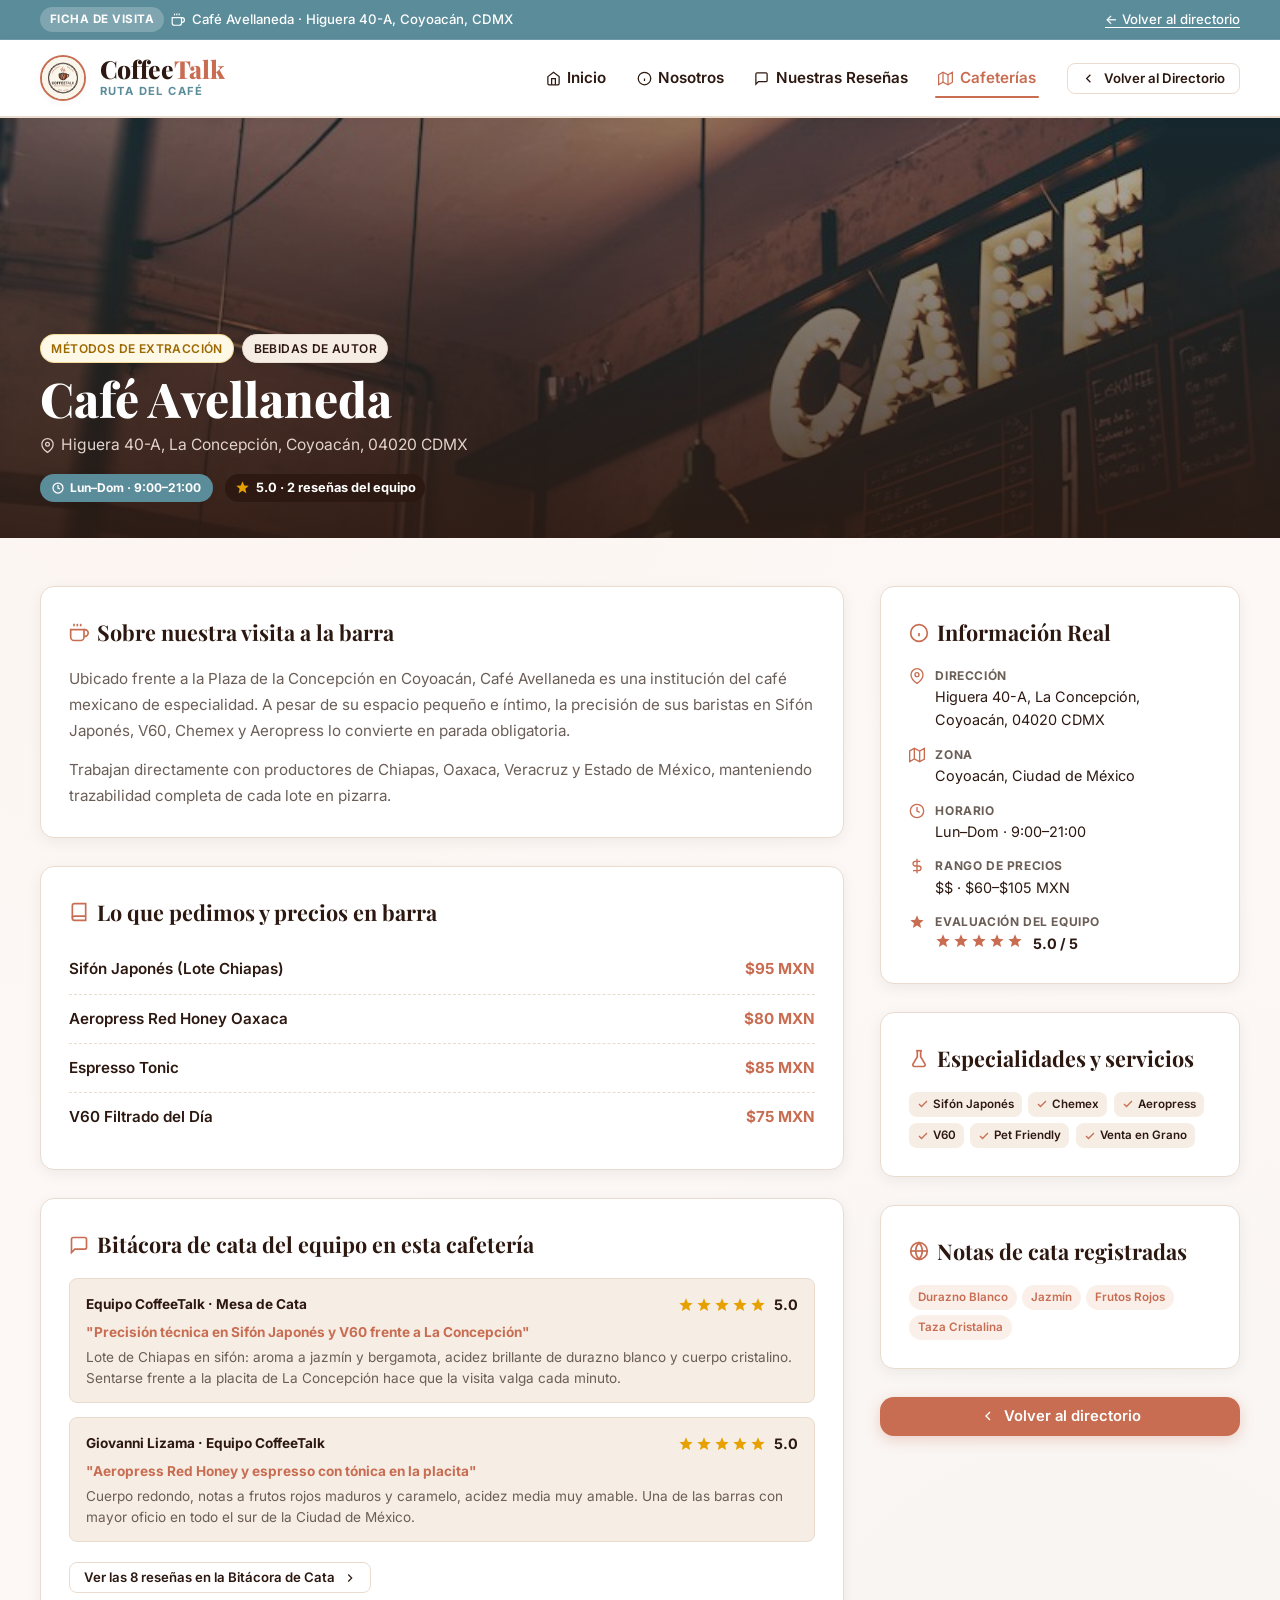
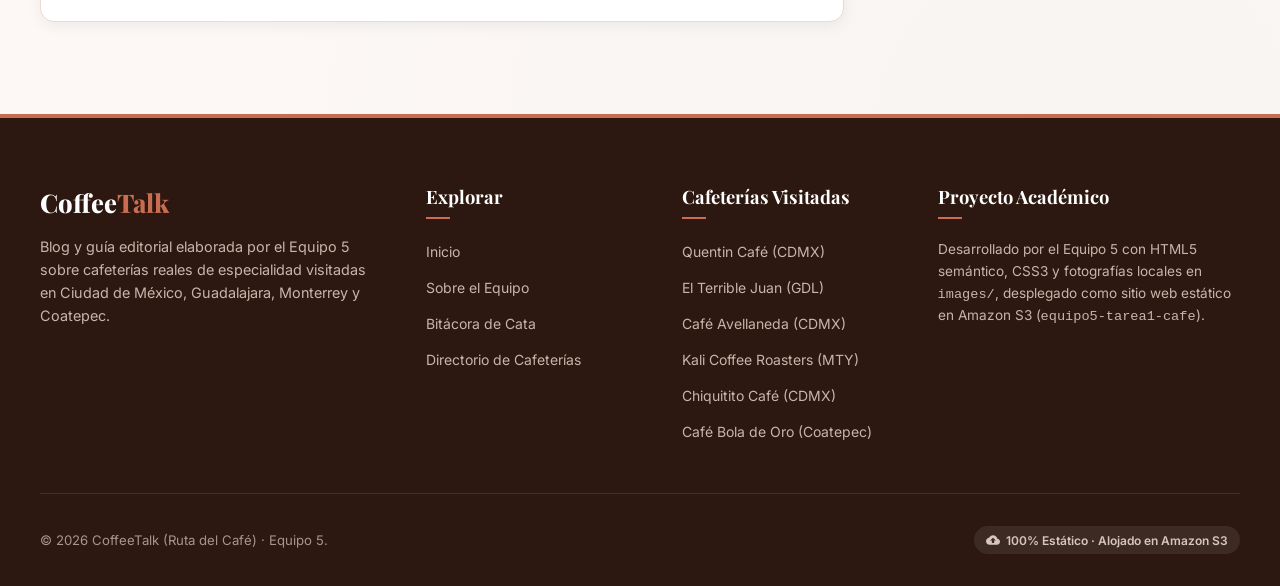
<file: cafe-borola.html>
<!DOCTYPE html>
<html lang="es">
<head>
  <meta charset="UTF-8">
  <meta name="viewport" content="width=device-width, initial-scale=1.0">
  <title>Café Avellaneda — Coyoacán, Ciudad de México | CoffeeTalk (Equipo 5)</title>
  <meta name="description" content="Ficha de Café Avellaneda en Higuera 40-A, Coyoacán, CDMX: dirección real, horario, lo que pidió el equipo y notas de cata en la bitácora de CoffeeTalk.">
  <link rel="stylesheet" href="styles.css?v=3.0">
  <link rel="icon" href="logo.jpg">
</head>
<body>

  <!-- Top Secondary Vintage Blue Bar -->
  <aside class="top-bar-vintage" aria-label="Avisos destacados">
    <div class="container top-bar-content">
      <div class="top-bar-item">
        <span class="top-bar-badge">Ficha de Visita</span>
        <svg width="14" height="14" viewBox="0 0 24 24" fill="none" stroke="currentColor" stroke-width="2"><path d="M18 8h1a4 4 0 0 1 0 8h-1"></path><path d="M2 8h16v9a4 4 0 0 1-4 4H6a4 4 0 0 1-4-4V8z"></path><line x1="6" y1="1" x2="6" y2="4"></line><line x1="10" y1="1" x2="10" y2="4"></line><line x1="14" y1="1" x2="14" y2="4"></line></svg>
        <span>Café Avellaneda · Higuera 40-A, Coyoacán, CDMX</span>
      </div>
      <div class="top-bar-item">
        <a href="cafeterias.html" class="top-bar-link">← Volver al directorio</a>
      </div>
    </div>
  </aside>

  <input type="checkbox" id="nav-toggle" class="nav-toggle-input" aria-label="Abrir o cerrar menú de navegación">

  <!-- Main Navigation Header -->
  <header class="main-header">
    <div class="container nav-container">

      <a href="index.html" class="brand-logo" aria-label="CoffeeTalk Inicio">
        <img src="logo.jpg" alt="CoffeeTalk Logo" class="brand-logo-img">
        <div class="logo-text-group">
          <span class="logo-title">Coffee<span>Talk</span></span>
          <span class="logo-subtitle">Ruta del Café</span>
        </div>
      </a>

      <nav class="desktop-nav" aria-label="Navegación principal">
        <ul class="nav-links-list">
          <li>
            <a href="index.html" class="nav-item-link">
              <svg width="15" height="15" viewBox="0 0 24 24" fill="none" stroke="currentColor" stroke-width="2"><path d="M3 9l9-7 9 7v11a2 2 0 0 1-2 2H5a2 2 0 0 1-2-2z"></path><polyline points="9 22 9 12 15 12 15 22"></polyline></svg>
              Inicio
            </a>
          </li>
          <li>
            <a href="nosotros.html" class="nav-item-link">
              <svg width="15" height="15" viewBox="0 0 24 24" fill="none" stroke="currentColor" stroke-width="2"><circle cx="12" cy="12" r="10"></circle><line x1="12" y1="16" x2="12" y2="12"></line><line x1="12" y1="8" x2="12.01" y2="8"></line></svg>
              Nosotros
            </a>
          </li>
          <li>
            <a href="resenas.html" class="nav-item-link">
              <svg width="15" height="15" viewBox="0 0 24 24" fill="none" stroke="currentColor" stroke-width="2"><path d="M21 15a2 2 0 0 1-2 2H7l-4 4V5a2 2 0 0 1 2-2h14a2 2 0 0 1 2 2z"></path></svg>
              Nuestras Reseñas
            </a>
          </li>
          <li>
            <a href="cafeterias.html" class="nav-item-link active">
              <svg width="15" height="15" viewBox="0 0 24 24" fill="none" stroke="currentColor" stroke-width="2"><polygon points="1 6 1 22 8 18 16 22 23 18 23 2 16 6 8 2 1 6"></polygon><line x1="8" y1="2" x2="8" y2="18"></line><line x1="16" y1="6" x2="16" y2="22"></line></svg>
              Cafeterías
            </a>
          </li>
        </ul>
        <div class="nav-action-btns">
          <a href="cafeterias.html" class="btn btn-outline btn-sm">
            <svg width="15" height="15" viewBox="0 0 24 24" fill="none" stroke="currentColor" stroke-width="2"><polyline points="15 18 9 12 15 6"></polyline></svg>
            Volver al Directorio
          </a>
        </div>
      </nav>

      <label for="nav-toggle" class="hamburger-btn" aria-hidden="true">
        <span></span>
        <span></span>
        <span></span>
      </label>

    </div>
  </header>

  <!-- Mobile Drawer & Overlay -->
  <label for="nav-toggle" class="mobile-nav-overlay" aria-hidden="true"></label>
  <aside class="mobile-nav-drawer" aria-label="Menú móvil">
    <div class="drawer-header">
      <div class="drawer-brand">
        <img src="logo.jpg" alt="Logo CoffeeTalk">
        <span>CoffeeTalk</span>
      </div>
      <label for="nav-toggle" class="close-drawer-btn" aria-label="Cerrar menú">&times;</label>
    </div>
    <ul class="mobile-nav-list">
      <li>
        <a href="index.html" class="mobile-nav-link">
          <svg width="18" height="18" viewBox="0 0 24 24" fill="none" stroke="currentColor" stroke-width="2"><path d="M3 9l9-7 9 7v11a2 2 0 0 1-2 2H5a2 2 0 0 1-2-2z"></path><polyline points="9 22 9 12 15 12 15 22"></polyline></svg>
          Inicio
        </a>
      </li>
      <li>
        <a href="nosotros.html" class="mobile-nav-link">
          <svg width="18" height="18" viewBox="0 0 24 24" fill="none" stroke="currentColor" stroke-width="2"><circle cx="12" cy="12" r="10"></circle><line x1="12" y1="16" x2="12" y2="12"></line><line x1="12" y1="8" x2="12.01" y2="8"></line></svg>
          Nosotros
        </a>
      </li>
      <li>
        <a href="resenas.html" class="mobile-nav-link">
          <svg width="18" height="18" viewBox="0 0 24 24" fill="none" stroke="currentColor" stroke-width="2"><path d="M21 15a2 2 0 0 1-2 2H7l-4 4V5a2 2 0 0 1 2-2h14a2 2 0 0 1 2 2z"></path></svg>
          Nuestras Reseñas
        </a>
      </li>
      <li>
        <a href="cafeterias.html" class="mobile-nav-link active">
          <svg width="18" height="18" viewBox="0 0 24 24" fill="none" stroke="currentColor" stroke-width="2"><polygon points="1 6 1 22 8 18 16 22 23 18 23 2 16 6 8 2 1 6"></polygon><line x1="8" y1="2" x2="8" y2="18"></line><line x1="16" y1="6" x2="16" y2="22"></line></svg>
          Cafeterías
        </a>
      </li>
    </ul>
    <div class="drawer-footer">
      Guía editorial y bitácora de cata del Equipo 5. Sitio 100% estático en S3.
    </div>
  </aside>

  <main id="main-content">

    <!-- Hero de la ficha -->
    <section class="cafe-detail-hero" aria-label="Portada de Café Avellaneda">
      <img src="images/cafe-avellaneda.jpg" alt="Fotografía de Café Avellaneda en Coyoacán">
      <div class="cafe-detail-hero-overlay">
        <div class="container">
          <div style="display: flex; gap: 0.5rem; flex-wrap: wrap;">
            <span class="badge badge-gold">Métodos de Extracción</span>
            <span class="badge badge-craft">Bebidas de Autor</span>
          </div>
          <h1 class="cafe-detail-title">Café Avellaneda</h1>
          <p class="cafe-detail-sub">
            <svg width="15" height="15" viewBox="0 0 24 24" fill="none" stroke="currentColor" stroke-width="2"><path d="M21 10c0 7-9 13-9 13s-9-6-9-13a9 9 0 0 1 18 0z"></path><circle cx="12" cy="10" r="3"></circle></svg>
            Higuera 40-A, La Concepción, Coyoacán, 04020 CDMX
          </p>
          <div style="display: flex; gap: 0.75rem; flex-wrap: wrap; align-items: center; margin-top: 1rem;">
            <span class="schedule-badge">
              <svg width="12" height="12" viewBox="0 0 24 24" fill="none" stroke="currentColor" stroke-width="2.5"><circle cx="12" cy="12" r="10"></circle><polyline points="12 6 12 12 16 14"></polyline></svg>
              Lun–Dom · 9:00–21:00
            </span>
            <span class="review-card-rating-float" style="position: static;">
              <svg width="15" height="15" viewBox="0 0 24 24" fill="currentColor"><path d="M12 17.27L18.18 21l-1.64-7.03L22 9.24l-7.19-.61L12 2 9.19 8.63 2 9.24l5.46 4.73L5.82 21z"/></svg>
              5.0 · 2 reseñas del equipo
            </span>
          </div>
        </div>
      </div>
    </section>

    <div class="container cafe-detail-layout">

      <!-- Columna principal -->
      <div>
        <article class="detail-card">
          <h2 class="detail-card-title">
            <svg width="20" height="20" viewBox="0 0 24 24" fill="none" stroke="currentColor" stroke-width="2"><path d="M18 8h1a4 4 0 0 1 0 8h-1"></path><path d="M2 8h16v9a4 4 0 0 1-4 4H6a4 4 0 0 1-4-4V8z"></path><line x1="6" y1="1" x2="6" y2="4"></line><line x1="10" y1="1" x2="10" y2="4"></line><line x1="14" y1="1" x2="14" y2="4"></line></svg>
            Sobre nuestra visita a la barra
          </h2>
          <p class="detail-text" style="margin-bottom: 0.85rem;">Ubicado frente a la Plaza de la Concepción en Coyoacán, Café Avellaneda es una institución del café mexicano de especialidad. A pesar de su espacio pequeño e íntimo, la precisión de sus baristas en Sifón Japonés, V60, Chemex y Aeropress lo convierte en parada obligatoria.</p>
          <p class="detail-text">Trabajan directamente con productores de Chiapas, Oaxaca, Veracruz y Estado de México, manteniendo trazabilidad completa de cada lote en pizarra.</p>
        </article>

        <article class="detail-card">
          <h2 class="detail-card-title">
            <svg width="20" height="20" viewBox="0 0 24 24" fill="none" stroke="currentColor" stroke-width="2"><path d="M4 19.5A2.5 2.5 0 0 1 6.5 17H20"></path><path d="M6.5 2H20v20H6.5A2.5 2.5 0 0 1 4 19.5v-15A2.5 2.5 0 0 1 6.5 2z"></path></svg>
            Lo que pedimos y precios en barra
          </h2>
          <div class="menu-list">
            <div class="menu-row"><span class="menu-row-name">Sifón Japonés (Lote Chiapas)</span><span class="menu-row-price">$95 MXN</span></div>
            <div class="menu-row"><span class="menu-row-name">Aeropress Red Honey Oaxaca</span><span class="menu-row-price">$80 MXN</span></div>
            <div class="menu-row"><span class="menu-row-name">Espresso Tonic</span><span class="menu-row-price">$85 MXN</span></div>
            <div class="menu-row"><span class="menu-row-name">V60 Filtrado del Día</span><span class="menu-row-price">$75 MXN</span></div>
          </div>
        </article>

        <article class="detail-card">
          <h2 class="detail-card-title">
            <svg width="20" height="20" viewBox="0 0 24 24" fill="none" stroke="currentColor" stroke-width="2"><path d="M21 15a2 2 0 0 1-2 2H7l-4 4V5a2 2 0 0 1 2-2h14a2 2 0 0 1 2 2z"></path></svg>
            Bitácora de cata del equipo en esta cafetería
          </h2>
          <div class="mini-review">
            <div class="mini-review-head">
              <span>Equipo CoffeeTalk · Mesa de Cata</span>
              <span class="stars-group" aria-label="5.0 de 5 estrellas"><svg width="16" height="16" viewBox="0 0 24 24" fill="currentColor"><path d="M12 17.27L18.18 21l-1.64-7.03L22 9.24l-7.19-.61L12 2 9.19 8.63 2 9.24l5.46 4.73L5.82 21z"/></svg><svg width="16" height="16" viewBox="0 0 24 24" fill="currentColor"><path d="M12 17.27L18.18 21l-1.64-7.03L22 9.24l-7.19-.61L12 2 9.19 8.63 2 9.24l5.46 4.73L5.82 21z"/></svg><svg width="16" height="16" viewBox="0 0 24 24" fill="currentColor"><path d="M12 17.27L18.18 21l-1.64-7.03L22 9.24l-7.19-.61L12 2 9.19 8.63 2 9.24l5.46 4.73L5.82 21z"/></svg><svg width="16" height="16" viewBox="0 0 24 24" fill="currentColor"><path d="M12 17.27L18.18 21l-1.64-7.03L22 9.24l-7.19-.61L12 2 9.19 8.63 2 9.24l5.46 4.73L5.82 21z"/></svg><svg width="16" height="16" viewBox="0 0 24 24" fill="currentColor"><path d="M12 17.27L18.18 21l-1.64-7.03L22 9.24l-7.19-.61L12 2 9.19 8.63 2 9.24l5.46 4.73L5.82 21z"/></svg> <span class="stars-score">5.0</span></span>
            </div>
            <p style="font-weight: 700; color: var(--primary-accent); margin-bottom: 0.3rem;">"Precisión técnica en Sifón Japonés y V60 frente a La Concepción"</p>
            <p>Lote de Chiapas en sifón: aroma a jazmín y bergamota, acidez brillante de durazno blanco y cuerpo cristalino. Sentarse frente a la placita de La Concepción hace que la visita valga cada minuto.</p>
          </div>
          <div class="mini-review">
            <div class="mini-review-head">
              <span>Giovanni Lizama · Equipo CoffeeTalk</span>
              <span class="stars-group" aria-label="5.0 de 5 estrellas"><svg width="16" height="16" viewBox="0 0 24 24" fill="currentColor"><path d="M12 17.27L18.18 21l-1.64-7.03L22 9.24l-7.19-.61L12 2 9.19 8.63 2 9.24l5.46 4.73L5.82 21z"/></svg><svg width="16" height="16" viewBox="0 0 24 24" fill="currentColor"><path d="M12 17.27L18.18 21l-1.64-7.03L22 9.24l-7.19-.61L12 2 9.19 8.63 2 9.24l5.46 4.73L5.82 21z"/></svg><svg width="16" height="16" viewBox="0 0 24 24" fill="currentColor"><path d="M12 17.27L18.18 21l-1.64-7.03L22 9.24l-7.19-.61L12 2 9.19 8.63 2 9.24l5.46 4.73L5.82 21z"/></svg><svg width="16" height="16" viewBox="0 0 24 24" fill="currentColor"><path d="M12 17.27L18.18 21l-1.64-7.03L22 9.24l-7.19-.61L12 2 9.19 8.63 2 9.24l5.46 4.73L5.82 21z"/></svg><svg width="16" height="16" viewBox="0 0 24 24" fill="currentColor"><path d="M12 17.27L18.18 21l-1.64-7.03L22 9.24l-7.19-.61L12 2 9.19 8.63 2 9.24l5.46 4.73L5.82 21z"/></svg> <span class="stars-score">5.0</span></span>
            </div>
            <p style="font-weight: 700; color: var(--primary-accent); margin-bottom: 0.3rem;">"Aeropress Red Honey y espresso con tónica en la placita"</p>
            <p>Cuerpo redondo, notas a frutos rojos maduros y caramelo, acidez media muy amable. Una de las barras con mayor oficio en todo el sur de la Ciudad de México.</p>
          </div>
          <div style="margin-top: 1.25rem;">
            <a href="resenas.html" class="btn btn-outline btn-sm">
              Ver las 8 reseñas en la Bitácora de Cata
              <svg width="14" height="14" viewBox="0 0 24 24" fill="none" stroke="currentColor" stroke-width="2"><polyline points="9 18 15 12 9 6"></polyline></svg>
            </a>
          </div>
        </article>
      </div>

      <!-- Columna lateral -->
      <aside aria-label="Información de la cafetería">
        <div class="detail-card">
          <h2 class="detail-card-title">
            <svg width="20" height="20" viewBox="0 0 24 24" fill="none" stroke="currentColor" stroke-width="2"><circle cx="12" cy="12" r="10"></circle><line x1="12" y1="16" x2="12" y2="12"></line><line x1="12" y1="8" x2="12.01" y2="8"></line></svg>
            Información Real
          </h2>
          <ul class="info-list">
            <li>
              <svg width="16" height="16" viewBox="0 0 24 24" fill="none" stroke="currentColor" stroke-width="2"><path d="M21 10c0 7-9 13-9 13s-9-6-9-13a9 9 0 0 1 18 0z"></path><circle cx="12" cy="10" r="3"></circle></svg>
              <span><strong>Dirección</strong>Higuera 40-A, La Concepción, Coyoacán, 04020 CDMX</span>
            </li>
            <li>
              <svg width="16" height="16" viewBox="0 0 24 24" fill="none" stroke="currentColor" stroke-width="2"><polygon points="1 6 1 22 8 18 16 22 23 18 23 2 16 6 8 2 1 6"></polygon><line x1="8" y1="2" x2="8" y2="18"></line><line x1="16" y1="6" x2="16" y2="22"></line></svg>
              <span><strong>Zona</strong>Coyoacán, Ciudad de México</span>
            </li>
            <li>
              <svg width="16" height="16" viewBox="0 0 24 24" fill="none" stroke="currentColor" stroke-width="2"><circle cx="12" cy="12" r="10"></circle><polyline points="12 6 12 12 16 14"></polyline></svg>
              <span><strong>Horario</strong>Lun–Dom · 9:00–21:00</span>
            </li>
            <li>
              <svg width="16" height="16" viewBox="0 0 24 24" fill="none" stroke="currentColor" stroke-width="2"><line x1="12" y1="1" x2="12" y2="23"></line><path d="M17 5H9.5a3.5 3.5 0 0 0 0 7h5a3.5 3.5 0 0 1 0 7H6"></path></svg>
              <span><strong>Rango de precios</strong>$$ · $60–$105 MXN</span>
            </li>
            <li>
              <svg width="16" height="16" viewBox="0 0 24 24" fill="currentColor"><path d="M12 17.27L18.18 21l-1.64-7.03L22 9.24l-7.19-.61L12 2 9.19 8.63 2 9.24l5.46 4.73L5.82 21z"/></svg>
              <span><strong>Evaluación del Equipo</strong><span class="stars-group"><svg width="16" height="16" viewBox="0 0 24 24" fill="currentColor"><path d="M12 17.27L18.18 21l-1.64-7.03L22 9.24l-7.19-.61L12 2 9.19 8.63 2 9.24l5.46 4.73L5.82 21z"/></svg><svg width="16" height="16" viewBox="0 0 24 24" fill="currentColor"><path d="M12 17.27L18.18 21l-1.64-7.03L22 9.24l-7.19-.61L12 2 9.19 8.63 2 9.24l5.46 4.73L5.82 21z"/></svg><svg width="16" height="16" viewBox="0 0 24 24" fill="currentColor"><path d="M12 17.27L18.18 21l-1.64-7.03L22 9.24l-7.19-.61L12 2 9.19 8.63 2 9.24l5.46 4.73L5.82 21z"/></svg><svg width="16" height="16" viewBox="0 0 24 24" fill="currentColor"><path d="M12 17.27L18.18 21l-1.64-7.03L22 9.24l-7.19-.61L12 2 9.19 8.63 2 9.24l5.46 4.73L5.82 21z"/></svg><svg width="16" height="16" viewBox="0 0 24 24" fill="currentColor"><path d="M12 17.27L18.18 21l-1.64-7.03L22 9.24l-7.19-.61L12 2 9.19 8.63 2 9.24l5.46 4.73L5.82 21z"/></svg></span> <span class="stars-score">5.0 / 5</span></span>
            </li>
          </ul>
        </div>

        <div class="detail-card">
          <h2 class="detail-card-title">
            <svg width="20" height="20" viewBox="0 0 24 24" fill="none" stroke="currentColor" stroke-width="2"><path d="M10 2v7.31L4.62 18.5A2 2 0 0 0 6.36 21h11.28a2 2 0 0 0 1.74-2.5L14 9.31V2"></path><line x1="8.5" y1="2" x2="15.5" y2="2"></line></svg>
            Especialidades y servicios
          </h2>
          <div class="cafe-services-tags" style="margin-bottom: 0;">
            <span class="amenity-tag"><svg width="12" height="12" viewBox="0 0 24 24" fill="none" stroke="currentColor" stroke-width="2.5"><polyline points="20 6 9 17 4 12"></polyline></svg> Sifón Japonés</span>
            <span class="amenity-tag"><svg width="12" height="12" viewBox="0 0 24 24" fill="none" stroke="currentColor" stroke-width="2.5"><polyline points="20 6 9 17 4 12"></polyline></svg> Chemex</span>
            <span class="amenity-tag"><svg width="12" height="12" viewBox="0 0 24 24" fill="none" stroke="currentColor" stroke-width="2.5"><polyline points="20 6 9 17 4 12"></polyline></svg> Aeropress</span>
            <span class="amenity-tag"><svg width="12" height="12" viewBox="0 0 24 24" fill="none" stroke="currentColor" stroke-width="2.5"><polyline points="20 6 9 17 4 12"></polyline></svg> V60</span>
            <span class="amenity-tag"><svg width="12" height="12" viewBox="0 0 24 24" fill="none" stroke="currentColor" stroke-width="2.5"><polyline points="20 6 9 17 4 12"></polyline></svg> Pet Friendly</span>
            <span class="amenity-tag"><svg width="12" height="12" viewBox="0 0 24 24" fill="none" stroke="currentColor" stroke-width="2.5"><polyline points="20 6 9 17 4 12"></polyline></svg> Venta en Grano</span>
          </div>
        </div>

        <div class="detail-card">
          <h2 class="detail-card-title">
            <svg width="20" height="20" viewBox="0 0 24 24" fill="none" stroke="currentColor" stroke-width="2"><circle cx="12" cy="12" r="10"></circle><line x1="2" y1="12" x2="22" y2="12"></line><path d="M12 2a15.3 15.3 0 0 1 4 10 15.3 15.3 0 0 1-4 10 15.3 15.3 0 0 1-4-10 15.3 15.3 0 0 1 4-10z"></path></svg>
            Notas de cata registradas
          </h2>
          <div class="grain-notes" style="margin-top: 0;">
            <span class="note-chip">Durazno Blanco</span>
            <span class="note-chip">Jazmín</span>
            <span class="note-chip">Frutos Rojos</span>
            <span class="note-chip">Taza Cristalina</span>
          </div>
        </div>

        <a href="cafeterias.html" class="btn btn-primary" style="width: 100%;">
          <svg width="16" height="16" viewBox="0 0 24 24" fill="none" stroke="currentColor" stroke-width="2"><polyline points="15 18 9 12 15 6"></polyline></svg>
          Volver al directorio
        </a>
      </aside>

    </div>
  </main>

  <!-- Global Footer -->
  <footer class="main-footer">
    <div class="container">
      <div class="footer-grid">
        <div>
          <h3 class="footer-brand-title">Coffee<span>Talk</span></h3>
          <p class="footer-brand-text">
            Blog y guía editorial elaborada por el Equipo 5 sobre cafeterías reales de especialidad visitadas en Ciudad de México, Guadalajara, Monterrey y Coatepec.
          </p>
        </div>

        <div>
          <h4 class="footer-col-title">Explorar</h4>
          <ul class="footer-nav-list">
            <li><a href="index.html" class="footer-nav-link">Inicio</a></li>
            <li><a href="nosotros.html" class="footer-nav-link">Sobre el Equipo</a></li>
            <li><a href="resenas.html" class="footer-nav-link">Bitácora de Cata</a></li>
            <li><a href="cafeterias.html" class="footer-nav-link">Directorio de Cafeterías</a></li>
          </ul>
        </div>

        <div>
          <h4 class="footer-col-title">Cafeterías Visitadas</h4>
          <ul class="footer-nav-list">
            <li><a href="cafe-alquimia.html" class="footer-nav-link">Quentin Café (CDMX)</a></li>
            <li><a href="cafe-cowork-studio.html" class="footer-nav-link">El Terrible Juan (GDL)</a></li>
            <li><a href="cafe-borola.html" class="footer-nav-link">Café Avellaneda (CDMX)</a></li>
            <li><a href="cafe-velvet.html" class="footer-nav-link">Kali Coffee Roasters (MTY)</a></li>
            <li><a href="cafe-miga-grano.html" class="footer-nav-link">Chiquitito Café (CDMX)</a></li>
            <li><a href="cafe-niebla-alta.html" class="footer-nav-link">Café Bola de Oro (Coatepec)</a></li>
          </ul>
        </div>

        <div>
          <h4 class="footer-col-title">Proyecto Académico</h4>
          <p style="font-size: 0.85rem; color: #C7B5AA; line-height: 1.6;">
            Desarrollado por el Equipo 5 con HTML5 semántico, CSS3 y fotografías locales en <code>images/</code>, desplegado como sitio web estático en Amazon S3 (<code>equipo5-tarea1-cafe</code>).
          </p>
        </div>
      </div>

      <div class="footer-bottom-bar">
        <span>&copy; 2026 CoffeeTalk (Ruta del Café) · Equipo 5.</span>
        <div class="s3-static-badge">
          <svg width="14" height="14" viewBox="0 0 24 24" fill="currentColor"><path d="M19.35 10.04C18.67 6.59 15.64 4 12 4 9.11 4 6.6 5.64 5.35 8.04 2.34 8.36 0 10.91 0 14c0 3.31 2.69 6 6 6h13c2.76 0 5-2.24 5-5 0-2.64-2.05-4.78-4.65-4.96zM14 13v4h-4v-4H7l5-5 5 5h-3z"/></svg>
          100% Estático · Alojado en Amazon S3
        </div>
      </div>
    </div>
  </footer>

</body>
</html>
</file>
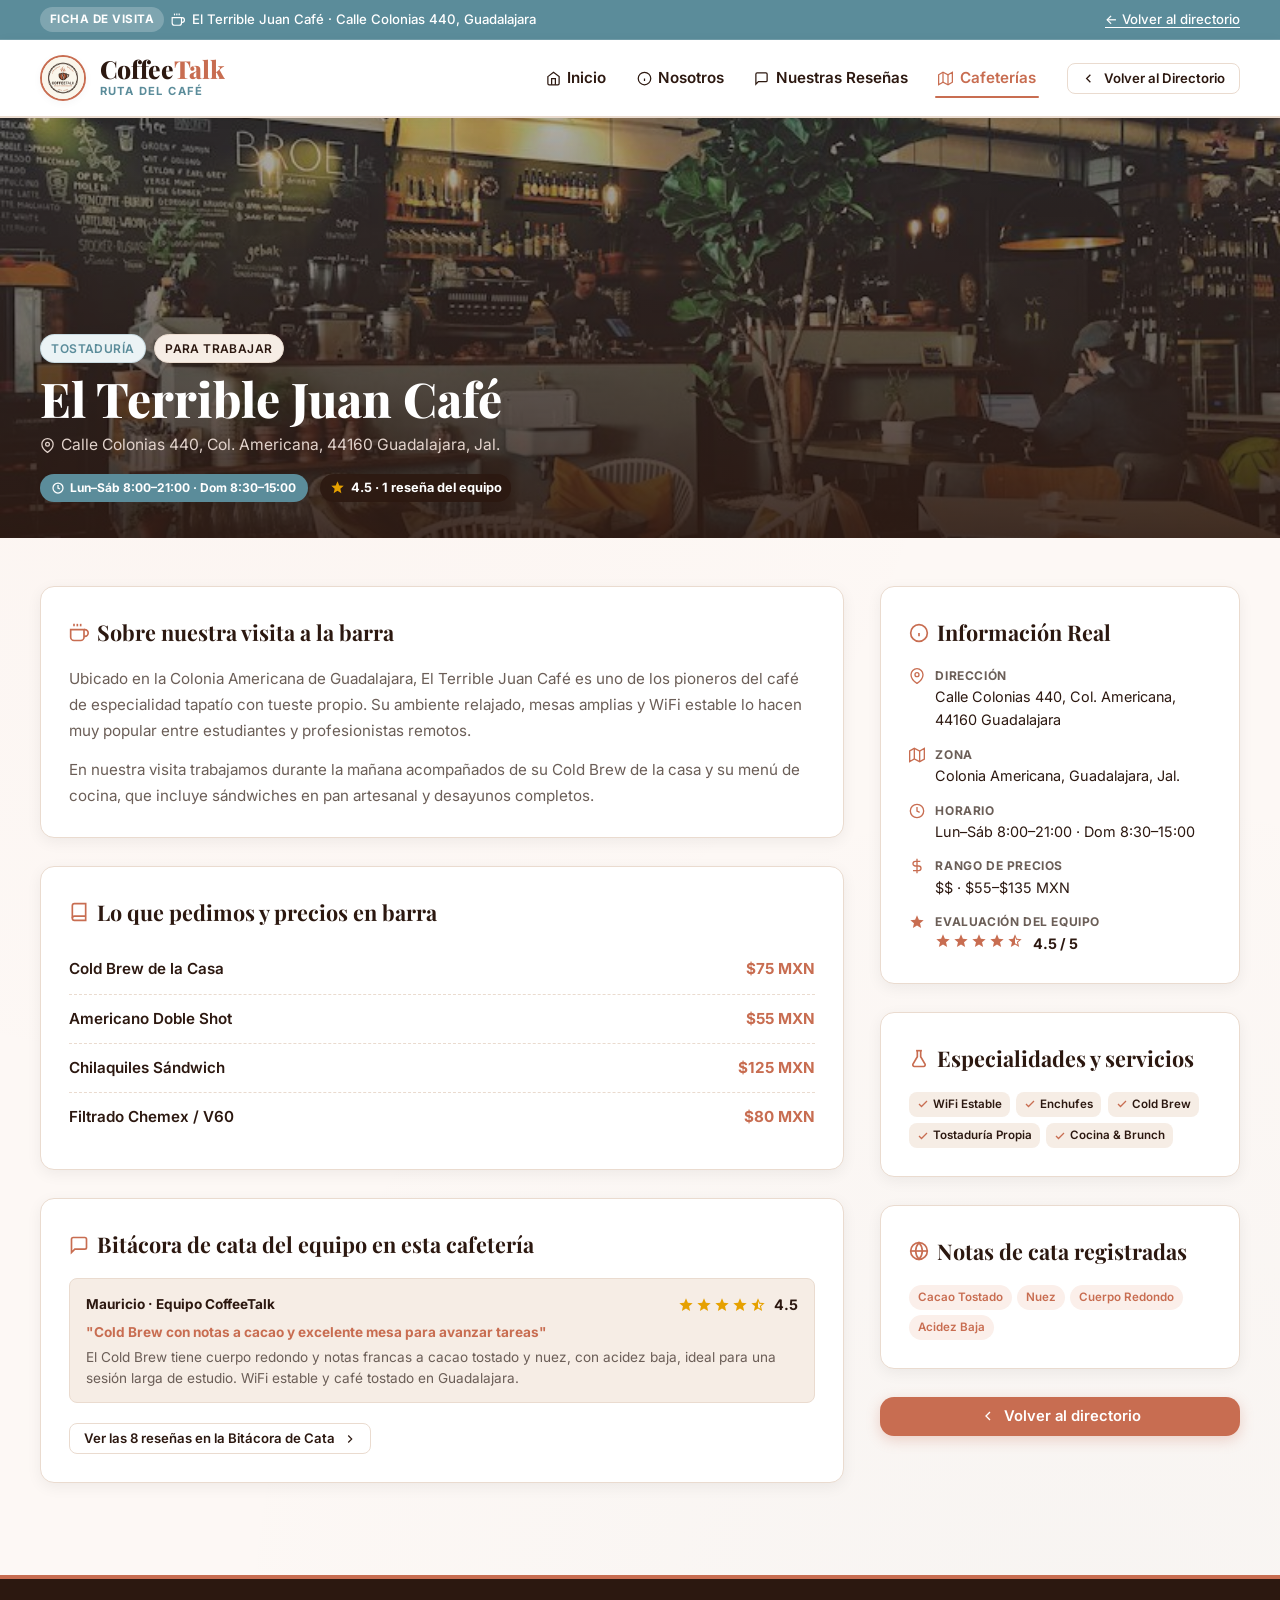
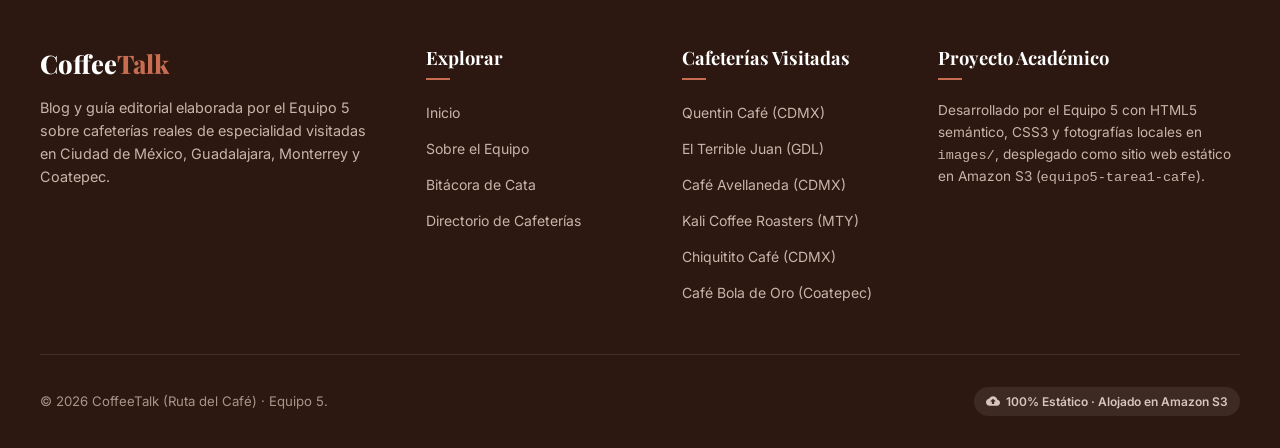
<file: cafe-cowork-studio.html>
<!DOCTYPE html>
<html lang="es">
<head>
  <meta charset="UTF-8">
  <meta name="viewport" content="width=device-width, initial-scale=1.0">
  <title>El Terrible Juan Café — Col. Americana, Guadalajara | CoffeeTalk (Equipo 5)</title>
  <meta name="description" content="Ficha de El Terrible Juan Café en Calle Colonias 440, Col. Americana, Guadalajara: dirección real, horario, lo que pidió el equipo y notas de cata.">
  <link rel="stylesheet" href="styles.css?v=3.0">
  <link rel="icon" href="logo.jpg">
</head>
<body>

  <!-- Top Secondary Vintage Blue Bar -->
  <aside class="top-bar-vintage" aria-label="Avisos destacados">
    <div class="container top-bar-content">
      <div class="top-bar-item">
        <span class="top-bar-badge">Ficha de Visita</span>
        <svg width="14" height="14" viewBox="0 0 24 24" fill="none" stroke="currentColor" stroke-width="2"><path d="M18 8h1a4 4 0 0 1 0 8h-1"></path><path d="M2 8h16v9a4 4 0 0 1-4 4H6a4 4 0 0 1-4-4V8z"></path><line x1="6" y1="1" x2="6" y2="4"></line><line x1="10" y1="1" x2="10" y2="4"></line><line x1="14" y1="1" x2="14" y2="4"></line></svg>
        <span>El Terrible Juan Café · Calle Colonias 440, Guadalajara</span>
      </div>
      <div class="top-bar-item">
        <a href="cafeterias.html" class="top-bar-link">← Volver al directorio</a>
      </div>
    </div>
  </aside>

  <input type="checkbox" id="nav-toggle" class="nav-toggle-input" aria-label="Abrir o cerrar menú de navegación">

  <!-- Main Navigation Header -->
  <header class="main-header">
    <div class="container nav-container">

      <a href="index.html" class="brand-logo" aria-label="CoffeeTalk Inicio">
        <img src="logo.jpg" alt="CoffeeTalk Logo" class="brand-logo-img">
        <div class="logo-text-group">
          <span class="logo-title">Coffee<span>Talk</span></span>
          <span class="logo-subtitle">Ruta del Café</span>
        </div>
      </a>

      <nav class="desktop-nav" aria-label="Navegación principal">
        <ul class="nav-links-list">
          <li>
            <a href="index.html" class="nav-item-link">
              <svg width="15" height="15" viewBox="0 0 24 24" fill="none" stroke="currentColor" stroke-width="2"><path d="M3 9l9-7 9 7v11a2 2 0 0 1-2 2H5a2 2 0 0 1-2-2z"></path><polyline points="9 22 9 12 15 12 15 22"></polyline></svg>
              Inicio
            </a>
          </li>
          <li>
            <a href="nosotros.html" class="nav-item-link">
              <svg width="15" height="15" viewBox="0 0 24 24" fill="none" stroke="currentColor" stroke-width="2"><circle cx="12" cy="12" r="10"></circle><line x1="12" y1="16" x2="12" y2="12"></line><line x1="12" y1="8" x2="12.01" y2="8"></line></svg>
              Nosotros
            </a>
          </li>
          <li>
            <a href="resenas.html" class="nav-item-link">
              <svg width="15" height="15" viewBox="0 0 24 24" fill="none" stroke="currentColor" stroke-width="2"><path d="M21 15a2 2 0 0 1-2 2H7l-4 4V5a2 2 0 0 1 2-2h14a2 2 0 0 1 2 2z"></path></svg>
              Nuestras Reseñas
            </a>
          </li>
          <li>
            <a href="cafeterias.html" class="nav-item-link active">
              <svg width="15" height="15" viewBox="0 0 24 24" fill="none" stroke="currentColor" stroke-width="2"><polygon points="1 6 1 22 8 18 16 22 23 18 23 2 16 6 8 2 1 6"></polygon><line x1="8" y1="2" x2="8" y2="18"></line><line x1="16" y1="6" x2="16" y2="22"></line></svg>
              Cafeterías
            </a>
          </li>
        </ul>
        <div class="nav-action-btns">
          <a href="cafeterias.html" class="btn btn-outline btn-sm">
            <svg width="15" height="15" viewBox="0 0 24 24" fill="none" stroke="currentColor" stroke-width="2"><polyline points="15 18 9 12 15 6"></polyline></svg>
            Volver al Directorio
          </a>
        </div>
      </nav>

      <label for="nav-toggle" class="hamburger-btn" aria-hidden="true">
        <span></span>
        <span></span>
        <span></span>
      </label>

    </div>
  </header>

  <!-- Mobile Drawer & Overlay -->
  <label for="nav-toggle" class="mobile-nav-overlay" aria-hidden="true"></label>
  <aside class="mobile-nav-drawer" aria-label="Menú móvil">
    <div class="drawer-header">
      <div class="drawer-brand">
        <img src="logo.jpg" alt="Logo CoffeeTalk">
        <span>CoffeeTalk</span>
      </div>
      <label for="nav-toggle" class="close-drawer-btn" aria-label="Cerrar menú">&times;</label>
    </div>
    <ul class="mobile-nav-list">
      <li>
        <a href="index.html" class="mobile-nav-link">
          <svg width="18" height="18" viewBox="0 0 24 24" fill="none" stroke="currentColor" stroke-width="2"><path d="M3 9l9-7 9 7v11a2 2 0 0 1-2 2H5a2 2 0 0 1-2-2z"></path><polyline points="9 22 9 12 15 12 15 22"></polyline></svg>
          Inicio
        </a>
      </li>
      <li>
        <a href="nosotros.html" class="mobile-nav-link">
          <svg width="18" height="18" viewBox="0 0 24 24" fill="none" stroke="currentColor" stroke-width="2"><circle cx="12" cy="12" r="10"></circle><line x1="12" y1="16" x2="12" y2="12"></line><line x1="12" y1="8" x2="12.01" y2="8"></line></svg>
          Nosotros
        </a>
      </li>
      <li>
        <a href="resenas.html" class="mobile-nav-link">
          <svg width="18" height="18" viewBox="0 0 24 24" fill="none" stroke="currentColor" stroke-width="2"><path d="M21 15a2 2 0 0 1-2 2H7l-4 4V5a2 2 0 0 1 2-2h14a2 2 0 0 1 2 2z"></path></svg>
          Nuestras Reseñas
        </a>
      </li>
      <li>
        <a href="cafeterias.html" class="mobile-nav-link active">
          <svg width="18" height="18" viewBox="0 0 24 24" fill="none" stroke="currentColor" stroke-width="2"><polygon points="1 6 1 22 8 18 16 22 23 18 23 2 16 6 8 2 1 6"></polygon><line x1="8" y1="2" x2="8" y2="18"></line><line x1="16" y1="6" x2="16" y2="22"></line></svg>
          Cafeterías
        </a>
      </li>
    </ul>
    <div class="drawer-footer">
      Guía editorial y bitácora de cata del Equipo 5. Sitio 100% estático en S3.
    </div>
  </aside>

  <main id="main-content">

    <!-- Hero de la ficha -->
    <section class="cafe-detail-hero" aria-label="Portada de El Terrible Juan Café">
      <img src="images/cafe-terrible-juan.jpg" alt="Fotografía de El Terrible Juan Café en Guadalajara">
      <div class="cafe-detail-hero-overlay">
        <div class="container">
          <div style="display: flex; gap: 0.5rem; flex-wrap: wrap;">
            <span class="badge badge-blue">Tostaduría</span>
            <span class="badge badge-craft">Para Trabajar</span>
          </div>
          <h1 class="cafe-detail-title">El Terrible Juan Café</h1>
          <p class="cafe-detail-sub">
            <svg width="15" height="15" viewBox="0 0 24 24" fill="none" stroke="currentColor" stroke-width="2"><path d="M21 10c0 7-9 13-9 13s-9-6-9-13a9 9 0 0 1 18 0z"></path><circle cx="12" cy="10" r="3"></circle></svg>
            Calle Colonias 440, Col. Americana, 44160 Guadalajara, Jal.
          </p>
          <div style="display: flex; gap: 0.75rem; flex-wrap: wrap; align-items: center; margin-top: 1rem;">
            <span class="schedule-badge">
              <svg width="12" height="12" viewBox="0 0 24 24" fill="none" stroke="currentColor" stroke-width="2.5"><circle cx="12" cy="12" r="10"></circle><polyline points="12 6 12 12 16 14"></polyline></svg>
              Lun–Sáb 8:00–21:00 · Dom 8:30–15:00
            </span>
            <span class="review-card-rating-float" style="position: static;">
              <svg width="15" height="15" viewBox="0 0 24 24" fill="currentColor"><path d="M12 17.27L18.18 21l-1.64-7.03L22 9.24l-7.19-.61L12 2 9.19 8.63 2 9.24l5.46 4.73L5.82 21z"/></svg>
              4.5 · 1 reseña del equipo
            </span>
          </div>
        </div>
      </div>
    </section>

    <div class="container cafe-detail-layout">

      <!-- Columna principal -->
      <div>
        <article class="detail-card">
          <h2 class="detail-card-title">
            <svg width="20" height="20" viewBox="0 0 24 24" fill="none" stroke="currentColor" stroke-width="2"><path d="M18 8h1a4 4 0 0 1 0 8h-1"></path><path d="M2 8h16v9a4 4 0 0 1-4 4H6a4 4 0 0 1-4-4V8z"></path><line x1="6" y1="1" x2="6" y2="4"></line><line x1="10" y1="1" x2="10" y2="4"></line><line x1="14" y1="1" x2="14" y2="4"></line></svg>
            Sobre nuestra visita a la barra
          </h2>
          <p class="detail-text" style="margin-bottom: 0.85rem;">Ubicado en la Colonia Americana de Guadalajara, El Terrible Juan Café es uno de los pioneros del café de especialidad tapatío con tueste propio. Su ambiente relajado, mesas amplias y WiFi estable lo hacen muy popular entre estudiantes y profesionistas remotos.</p>
          <p class="detail-text">En nuestra visita trabajamos durante la mañana acompañados de su Cold Brew de la casa y su menú de cocina, que incluye sándwiches en pan artesanal y desayunos completos.</p>
        </article>

        <article class="detail-card">
          <h2 class="detail-card-title">
            <svg width="20" height="20" viewBox="0 0 24 24" fill="none" stroke="currentColor" stroke-width="2"><path d="M4 19.5A2.5 2.5 0 0 1 6.5 17H20"></path><path d="M6.5 2H20v20H6.5A2.5 2.5 0 0 1 4 19.5v-15A2.5 2.5 0 0 1 6.5 2z"></path></svg>
            Lo que pedimos y precios en barra
          </h2>
          <div class="menu-list">
            <div class="menu-row"><span class="menu-row-name">Cold Brew de la Casa</span><span class="menu-row-price">$75 MXN</span></div>
            <div class="menu-row"><span class="menu-row-name">Americano Doble Shot</span><span class="menu-row-price">$55 MXN</span></div>
            <div class="menu-row"><span class="menu-row-name">Chilaquiles Sándwich</span><span class="menu-row-price">$125 MXN</span></div>
            <div class="menu-row"><span class="menu-row-name">Filtrado Chemex / V60</span><span class="menu-row-price">$80 MXN</span></div>
          </div>
        </article>

        <article class="detail-card">
          <h2 class="detail-card-title">
            <svg width="20" height="20" viewBox="0 0 24 24" fill="none" stroke="currentColor" stroke-width="2"><path d="M21 15a2 2 0 0 1-2 2H7l-4 4V5a2 2 0 0 1 2-2h14a2 2 0 0 1 2 2z"></path></svg>
            Bitácora de cata del equipo en esta cafetería
          </h2>
          <div class="mini-review">
            <div class="mini-review-head">
              <span>Mauricio · Equipo CoffeeTalk</span>
              <span class="stars-group" aria-label="4.5 de 5 estrellas"><svg width="16" height="16" viewBox="0 0 24 24" fill="currentColor"><path d="M12 17.27L18.18 21l-1.64-7.03L22 9.24l-7.19-.61L12 2 9.19 8.63 2 9.24l5.46 4.73L5.82 21z"/></svg><svg width="16" height="16" viewBox="0 0 24 24" fill="currentColor"><path d="M12 17.27L18.18 21l-1.64-7.03L22 9.24l-7.19-.61L12 2 9.19 8.63 2 9.24l5.46 4.73L5.82 21z"/></svg><svg width="16" height="16" viewBox="0 0 24 24" fill="currentColor"><path d="M12 17.27L18.18 21l-1.64-7.03L22 9.24l-7.19-.61L12 2 9.19 8.63 2 9.24l5.46 4.73L5.82 21z"/></svg><svg width="16" height="16" viewBox="0 0 24 24" fill="currentColor"><path d="M12 17.27L18.18 21l-1.64-7.03L22 9.24l-7.19-.61L12 2 9.19 8.63 2 9.24l5.46 4.73L5.82 21z"/></svg><svg width="16" height="16" viewBox="0 0 24 24" fill="currentColor"><path d="M22 9.24l-7.19-.62L12 2 9.19 8.63 2 9.24l5.46 4.73L5.82 21 12 17.27 18.18 21l-1.63-7.03L22 9.24zM12 15.4V6.1l1.71 4.04 4.38.38-3.32 2.88 1 4.28L12 15.4z"/></svg> <span class="stars-score">4.5</span></span>
            </div>
            <p style="font-weight: 700; color: var(--primary-accent); margin-bottom: 0.3rem;">"Cold Brew con notas a cacao y excelente mesa para avanzar tareas"</p>
            <p>El Cold Brew tiene cuerpo redondo y notas francas a cacao tostado y nuez, con acidez baja, ideal para una sesión larga de estudio. WiFi estable y café tostado en Guadalajara.</p>
          </div>
          <div style="margin-top: 1.25rem;">
            <a href="resenas.html" class="btn btn-outline btn-sm">
              Ver las 8 reseñas en la Bitácora de Cata
              <svg width="14" height="14" viewBox="0 0 24 24" fill="none" stroke="currentColor" stroke-width="2"><polyline points="9 18 15 12 9 6"></polyline></svg>
            </a>
          </div>
        </article>
      </div>

      <!-- Columna lateral -->
      <aside aria-label="Información de la cafetería">
        <div class="detail-card">
          <h2 class="detail-card-title">
            <svg width="20" height="20" viewBox="0 0 24 24" fill="none" stroke="currentColor" stroke-width="2"><circle cx="12" cy="12" r="10"></circle><line x1="12" y1="16" x2="12" y2="12"></line><line x1="12" y1="8" x2="12.01" y2="8"></line></svg>
            Información Real
          </h2>
          <ul class="info-list">
            <li>
              <svg width="16" height="16" viewBox="0 0 24 24" fill="none" stroke="currentColor" stroke-width="2"><path d="M21 10c0 7-9 13-9 13s-9-6-9-13a9 9 0 0 1 18 0z"></path><circle cx="12" cy="10" r="3"></circle></svg>
              <span><strong>Dirección</strong>Calle Colonias 440, Col. Americana, 44160 Guadalajara</span>
            </li>
            <li>
              <svg width="16" height="16" viewBox="0 0 24 24" fill="none" stroke="currentColor" stroke-width="2"><polygon points="1 6 1 22 8 18 16 22 23 18 23 2 16 6 8 2 1 6"></polygon><line x1="8" y1="2" x2="8" y2="18"></line><line x1="16" y1="6" x2="16" y2="22"></line></svg>
              <span><strong>Zona</strong>Colonia Americana, Guadalajara, Jal.</span>
            </li>
            <li>
              <svg width="16" height="16" viewBox="0 0 24 24" fill="none" stroke="currentColor" stroke-width="2"><circle cx="12" cy="12" r="10"></circle><polyline points="12 6 12 12 16 14"></polyline></svg>
              <span><strong>Horario</strong>Lun–Sáb 8:00–21:00 · Dom 8:30–15:00</span>
            </li>
            <li>
              <svg width="16" height="16" viewBox="0 0 24 24" fill="none" stroke="currentColor" stroke-width="2"><line x1="12" y1="1" x2="12" y2="23"></line><path d="M17 5H9.5a3.5 3.5 0 0 0 0 7h5a3.5 3.5 0 0 1 0 7H6"></path></svg>
              <span><strong>Rango de precios</strong>$$ · $55–$135 MXN</span>
            </li>
            <li>
              <svg width="16" height="16" viewBox="0 0 24 24" fill="currentColor"><path d="M12 17.27L18.18 21l-1.64-7.03L22 9.24l-7.19-.61L12 2 9.19 8.63 2 9.24l5.46 4.73L5.82 21z"/></svg>
              <span><strong>Evaluación del Equipo</strong><span class="stars-group"><svg width="16" height="16" viewBox="0 0 24 24" fill="currentColor"><path d="M12 17.27L18.18 21l-1.64-7.03L22 9.24l-7.19-.61L12 2 9.19 8.63 2 9.24l5.46 4.73L5.82 21z"/></svg><svg width="16" height="16" viewBox="0 0 24 24" fill="currentColor"><path d="M12 17.27L18.18 21l-1.64-7.03L22 9.24l-7.19-.61L12 2 9.19 8.63 2 9.24l5.46 4.73L5.82 21z"/></svg><svg width="16" height="16" viewBox="0 0 24 24" fill="currentColor"><path d="M12 17.27L18.18 21l-1.64-7.03L22 9.24l-7.19-.61L12 2 9.19 8.63 2 9.24l5.46 4.73L5.82 21z"/></svg><svg width="16" height="16" viewBox="0 0 24 24" fill="currentColor"><path d="M12 17.27L18.18 21l-1.64-7.03L22 9.24l-7.19-.61L12 2 9.19 8.63 2 9.24l5.46 4.73L5.82 21z"/></svg><svg width="16" height="16" viewBox="0 0 24 24" fill="currentColor"><path d="M22 9.24l-7.19-.62L12 2 9.19 8.63 2 9.24l5.46 4.73L5.82 21 12 17.27 18.18 21l-1.63-7.03L22 9.24zM12 15.4V6.1l1.71 4.04 4.38.38-3.32 2.88 1 4.28L12 15.4z"/></svg></span> <span class="stars-score">4.5 / 5</span></span>
            </li>
          </ul>
        </div>

        <div class="detail-card">
          <h2 class="detail-card-title">
            <svg width="20" height="20" viewBox="0 0 24 24" fill="none" stroke="currentColor" stroke-width="2"><path d="M10 2v7.31L4.62 18.5A2 2 0 0 0 6.36 21h11.28a2 2 0 0 0 1.74-2.5L14 9.31V2"></path><line x1="8.5" y1="2" x2="15.5" y2="2"></line></svg>
            Especialidades y servicios
          </h2>
          <div class="cafe-services-tags" style="margin-bottom: 0;">
            <span class="amenity-tag"><svg width="12" height="12" viewBox="0 0 24 24" fill="none" stroke="currentColor" stroke-width="2.5"><polyline points="20 6 9 17 4 12"></polyline></svg> WiFi Estable</span>
            <span class="amenity-tag"><svg width="12" height="12" viewBox="0 0 24 24" fill="none" stroke="currentColor" stroke-width="2.5"><polyline points="20 6 9 17 4 12"></polyline></svg> Enchufes</span>
            <span class="amenity-tag"><svg width="12" height="12" viewBox="0 0 24 24" fill="none" stroke="currentColor" stroke-width="2.5"><polyline points="20 6 9 17 4 12"></polyline></svg> Cold Brew</span>
            <span class="amenity-tag"><svg width="12" height="12" viewBox="0 0 24 24" fill="none" stroke="currentColor" stroke-width="2.5"><polyline points="20 6 9 17 4 12"></polyline></svg> Tostaduría Propia</span>
            <span class="amenity-tag"><svg width="12" height="12" viewBox="0 0 24 24" fill="none" stroke="currentColor" stroke-width="2.5"><polyline points="20 6 9 17 4 12"></polyline></svg> Cocina &amp; Brunch</span>
          </div>
        </div>

        <div class="detail-card">
          <h2 class="detail-card-title">
            <svg width="20" height="20" viewBox="0 0 24 24" fill="none" stroke="currentColor" stroke-width="2"><circle cx="12" cy="12" r="10"></circle><line x1="2" y1="12" x2="22" y2="12"></line><path d="M12 2a15.3 15.3 0 0 1 4 10 15.3 15.3 0 0 1-4 10 15.3 15.3 0 0 1-4-10 15.3 15.3 0 0 1 4-10z"></path></svg>
            Notas de cata registradas
          </h2>
          <div class="grain-notes" style="margin-top: 0;">
            <span class="note-chip">Cacao Tostado</span>
            <span class="note-chip">Nuez</span>
            <span class="note-chip">Cuerpo Redondo</span>
            <span class="note-chip">Acidez Baja</span>
          </div>
        </div>

        <a href="cafeterias.html" class="btn btn-primary" style="width: 100%;">
          <svg width="16" height="16" viewBox="0 0 24 24" fill="none" stroke="currentColor" stroke-width="2"><polyline points="15 18 9 12 15 6"></polyline></svg>
          Volver al directorio
        </a>
      </aside>

    </div>
  </main>

  <!-- Global Footer -->
  <footer class="main-footer">
    <div class="container">
      <div class="footer-grid">
        <div>
          <h3 class="footer-brand-title">Coffee<span>Talk</span></h3>
          <p class="footer-brand-text">
            Blog y guía editorial elaborada por el Equipo 5 sobre cafeterías reales de especialidad visitadas en Ciudad de México, Guadalajara, Monterrey y Coatepec.
          </p>
        </div>

        <div>
          <h4 class="footer-col-title">Explorar</h4>
          <ul class="footer-nav-list">
            <li><a href="index.html" class="footer-nav-link">Inicio</a></li>
            <li><a href="nosotros.html" class="footer-nav-link">Sobre el Equipo</a></li>
            <li><a href="resenas.html" class="footer-nav-link">Bitácora de Cata</a></li>
            <li><a href="cafeterias.html" class="footer-nav-link">Directorio de Cafeterías</a></li>
          </ul>
        </div>

        <div>
          <h4 class="footer-col-title">Cafeterías Visitadas</h4>
          <ul class="footer-nav-list">
            <li><a href="cafe-alquimia.html" class="footer-nav-link">Quentin Café (CDMX)</a></li>
            <li><a href="cafe-cowork-studio.html" class="footer-nav-link">El Terrible Juan (GDL)</a></li>
            <li><a href="cafe-borola.html" class="footer-nav-link">Café Avellaneda (CDMX)</a></li>
            <li><a href="cafe-velvet.html" class="footer-nav-link">Kali Coffee Roasters (MTY)</a></li>
            <li><a href="cafe-miga-grano.html" class="footer-nav-link">Chiquitito Café (CDMX)</a></li>
            <li><a href="cafe-niebla-alta.html" class="footer-nav-link">Café Bola de Oro (Coatepec)</a></li>
          </ul>
        </div>

        <div>
          <h4 class="footer-col-title">Proyecto Académico</h4>
          <p style="font-size: 0.85rem; color: #C7B5AA; line-height: 1.6;">
            Desarrollado por el Equipo 5 con HTML5 semántico, CSS3 y fotografías locales en <code>images/</code>, desplegado como sitio web estático en Amazon S3 (<code>equipo5-tarea1-cafe</code>).
          </p>
        </div>
      </div>

      <div class="footer-bottom-bar">
        <span>&copy; 2026 CoffeeTalk (Ruta del Café) · Equipo 5.</span>
        <div class="s3-static-badge">
          <svg width="14" height="14" viewBox="0 0 24 24" fill="currentColor"><path d="M19.35 10.04C18.67 6.59 15.64 4 12 4 9.11 4 6.6 5.64 5.35 8.04 2.34 8.36 0 10.91 0 14c0 3.31 2.69 6 6 6h13c2.76 0 5-2.24 5-5 0-2.64-2.05-4.78-4.65-4.96zM14 13v4h-4v-4H7l5-5 5 5h-3z"/></svg>
          100% Estático · Alojado en Amazon S3
        </div>
      </div>
    </div>
  </footer>

</body>
</html>
</file>
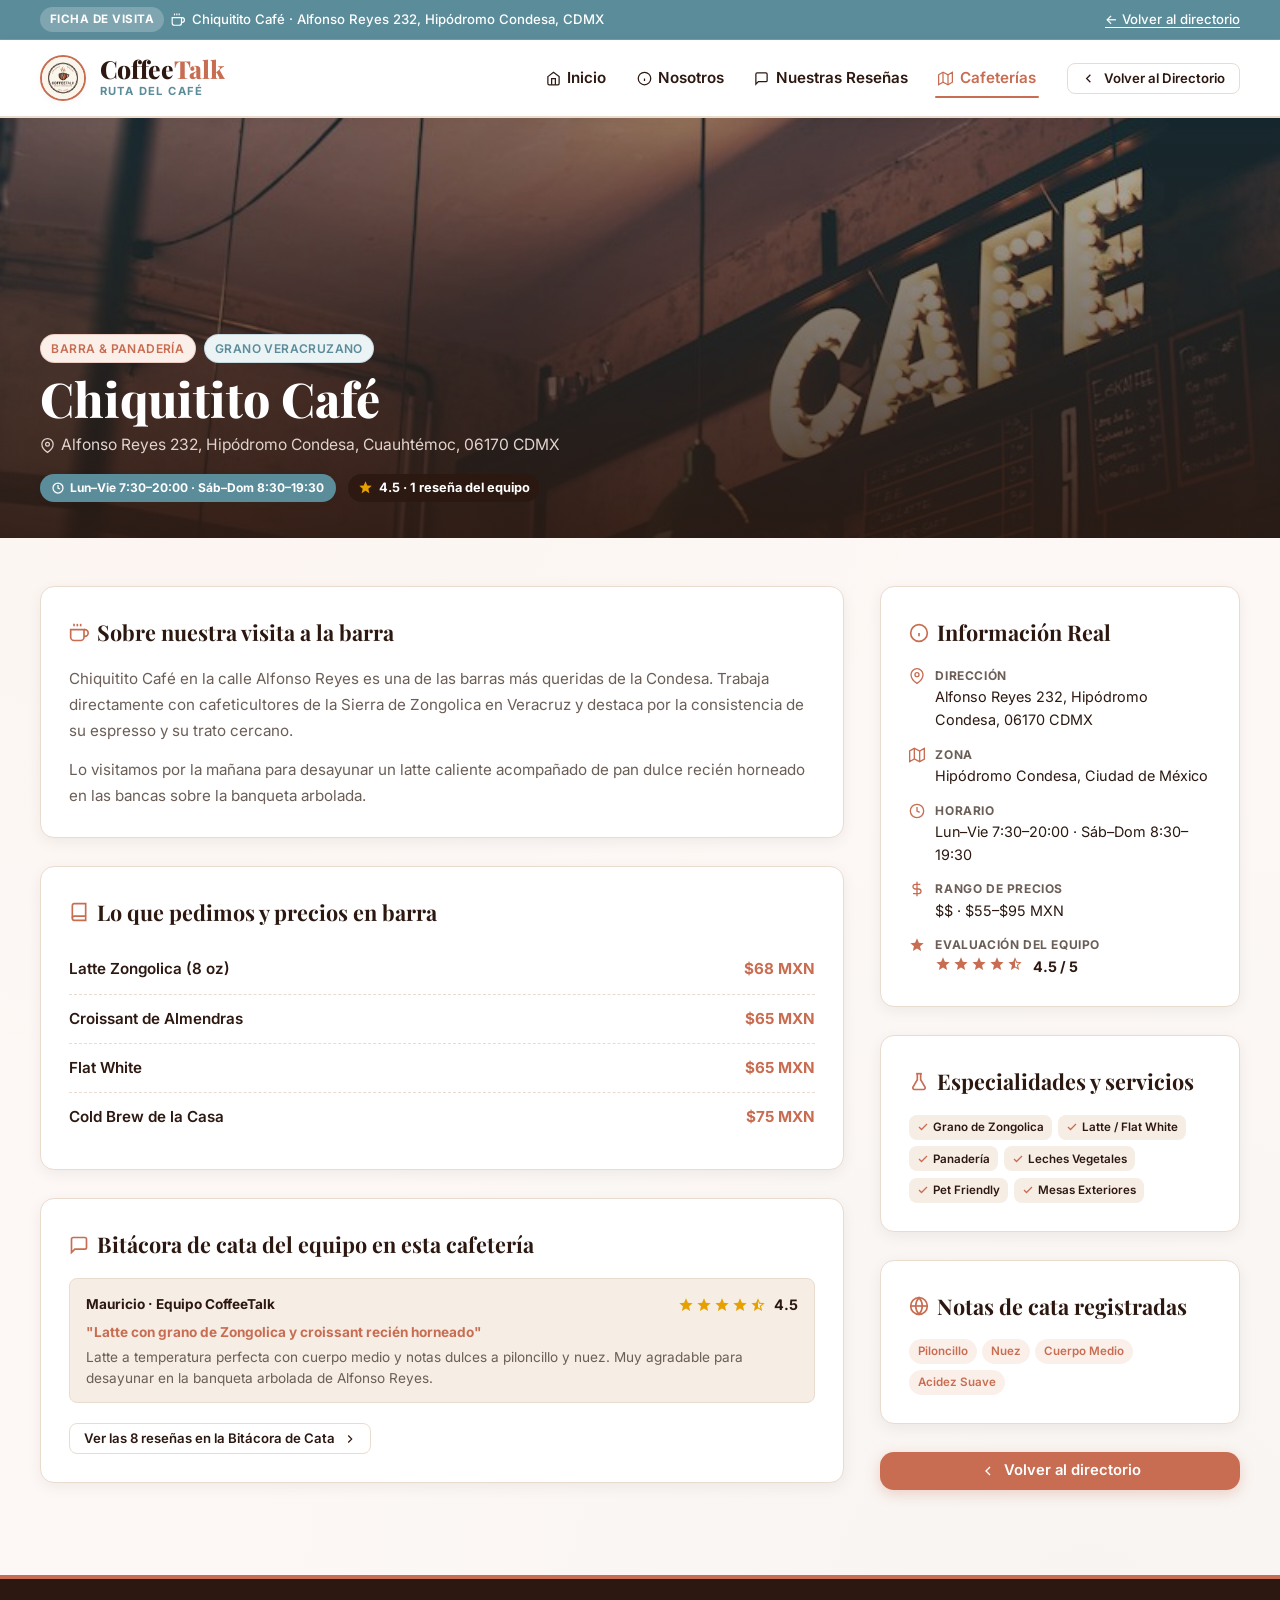
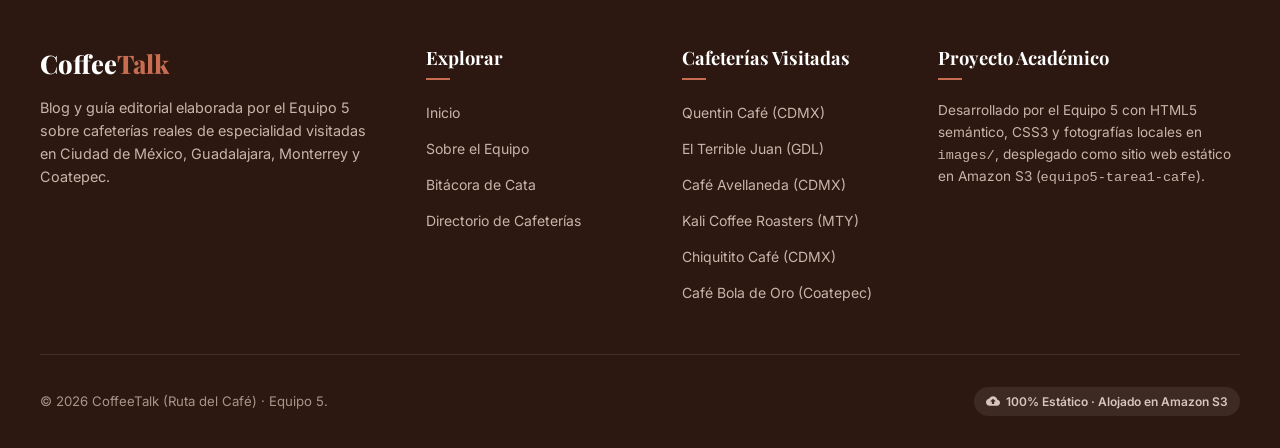
<file: cafe-miga-grano.html>
<!DOCTYPE html>
<html lang="es">
<head>
  <meta charset="UTF-8">
  <meta name="viewport" content="width=device-width, initial-scale=1.0">
  <title>Chiquitito Café — Hipódromo Condesa, CDMX | CoffeeTalk (Equipo 5)</title>
  <meta name="description" content="Ficha de Chiquitito Café en Alfonso Reyes 232, Hipódromo Condesa, CDMX: dirección real, horario, lo que pidió el equipo y notas de cata.">
  <link rel="stylesheet" href="styles.css?v=3.0">
  <link rel="icon" href="logo.jpg">
</head>
<body>

  <!-- Top Secondary Vintage Blue Bar -->
  <aside class="top-bar-vintage" aria-label="Avisos destacados">
    <div class="container top-bar-content">
      <div class="top-bar-item">
        <span class="top-bar-badge">Ficha de Visita</span>
        <svg width="14" height="14" viewBox="0 0 24 24" fill="none" stroke="currentColor" stroke-width="2"><path d="M18 8h1a4 4 0 0 1 0 8h-1"></path><path d="M2 8h16v9a4 4 0 0 1-4 4H6a4 4 0 0 1-4-4V8z"></path><line x1="6" y1="1" x2="6" y2="4"></line><line x1="10" y1="1" x2="10" y2="4"></line><line x1="14" y1="1" x2="14" y2="4"></line></svg>
        <span>Chiquitito Café · Alfonso Reyes 232, Hipódromo Condesa, CDMX</span>
      </div>
      <div class="top-bar-item">
        <a href="cafeterias.html" class="top-bar-link">← Volver al directorio</a>
      </div>
    </div>
  </aside>

  <input type="checkbox" id="nav-toggle" class="nav-toggle-input" aria-label="Abrir o cerrar menú de navegación">

  <!-- Main Navigation Header -->
  <header class="main-header">
    <div class="container nav-container">

      <a href="index.html" class="brand-logo" aria-label="CoffeeTalk Inicio">
        <img src="logo.jpg" alt="CoffeeTalk Logo" class="brand-logo-img">
        <div class="logo-text-group">
          <span class="logo-title">Coffee<span>Talk</span></span>
          <span class="logo-subtitle">Ruta del Café</span>
        </div>
      </a>

      <nav class="desktop-nav" aria-label="Navegación principal">
        <ul class="nav-links-list">
          <li>
            <a href="index.html" class="nav-item-link">
              <svg width="15" height="15" viewBox="0 0 24 24" fill="none" stroke="currentColor" stroke-width="2"><path d="M3 9l9-7 9 7v11a2 2 0 0 1-2 2H5a2 2 0 0 1-2-2z"></path><polyline points="9 22 9 12 15 12 15 22"></polyline></svg>
              Inicio
            </a>
          </li>
          <li>
            <a href="nosotros.html" class="nav-item-link">
              <svg width="15" height="15" viewBox="0 0 24 24" fill="none" stroke="currentColor" stroke-width="2"><circle cx="12" cy="12" r="10"></circle><line x1="12" y1="16" x2="12" y2="12"></line><line x1="12" y1="8" x2="12.01" y2="8"></line></svg>
              Nosotros
            </a>
          </li>
          <li>
            <a href="resenas.html" class="nav-item-link">
              <svg width="15" height="15" viewBox="0 0 24 24" fill="none" stroke="currentColor" stroke-width="2"><path d="M21 15a2 2 0 0 1-2 2H7l-4 4V5a2 2 0 0 1 2-2h14a2 2 0 0 1 2 2z"></path></svg>
              Nuestras Reseñas
            </a>
          </li>
          <li>
            <a href="cafeterias.html" class="nav-item-link active">
              <svg width="15" height="15" viewBox="0 0 24 24" fill="none" stroke="currentColor" stroke-width="2"><polygon points="1 6 1 22 8 18 16 22 23 18 23 2 16 6 8 2 1 6"></polygon><line x1="8" y1="2" x2="8" y2="18"></line><line x1="16" y1="6" x2="16" y2="22"></line></svg>
              Cafeterías
            </a>
          </li>
        </ul>
        <div class="nav-action-btns">
          <a href="cafeterias.html" class="btn btn-outline btn-sm">
            <svg width="15" height="15" viewBox="0 0 24 24" fill="none" stroke="currentColor" stroke-width="2"><polyline points="15 18 9 12 15 6"></polyline></svg>
            Volver al Directorio
          </a>
        </div>
      </nav>

      <label for="nav-toggle" class="hamburger-btn" aria-hidden="true">
        <span></span>
        <span></span>
        <span></span>
      </label>

    </div>
  </header>

  <!-- Mobile Drawer & Overlay -->
  <label for="nav-toggle" class="mobile-nav-overlay" aria-hidden="true"></label>
  <aside class="mobile-nav-drawer" aria-label="Menú móvil">
    <div class="drawer-header">
      <div class="drawer-brand">
        <img src="logo.jpg" alt="Logo CoffeeTalk">
        <span>CoffeeTalk</span>
      </div>
      <label for="nav-toggle" class="close-drawer-btn" aria-label="Cerrar menú">&times;</label>
    </div>
    <ul class="mobile-nav-list">
      <li>
        <a href="index.html" class="mobile-nav-link">
          <svg width="18" height="18" viewBox="0 0 24 24" fill="none" stroke="currentColor" stroke-width="2"><path d="M3 9l9-7 9 7v11a2 2 0 0 1-2 2H5a2 2 0 0 1-2-2z"></path><polyline points="9 22 9 12 15 12 15 22"></polyline></svg>
          Inicio
        </a>
      </li>
      <li>
        <a href="nosotros.html" class="mobile-nav-link">
          <svg width="18" height="18" viewBox="0 0 24 24" fill="none" stroke="currentColor" stroke-width="2"><circle cx="12" cy="12" r="10"></circle><line x1="12" y1="16" x2="12" y2="12"></line><line x1="12" y1="8" x2="12.01" y2="8"></line></svg>
          Nosotros
        </a>
      </li>
      <li>
        <a href="resenas.html" class="mobile-nav-link">
          <svg width="18" height="18" viewBox="0 0 24 24" fill="none" stroke="currentColor" stroke-width="2"><path d="M21 15a2 2 0 0 1-2 2H7l-4 4V5a2 2 0 0 1 2-2h14a2 2 0 0 1 2 2z"></path></svg>
          Nuestras Reseñas
        </a>
      </li>
      <li>
        <a href="cafeterias.html" class="mobile-nav-link active">
          <svg width="18" height="18" viewBox="0 0 24 24" fill="none" stroke="currentColor" stroke-width="2"><polygon points="1 6 1 22 8 18 16 22 23 18 23 2 16 6 8 2 1 6"></polygon><line x1="8" y1="2" x2="8" y2="18"></line><line x1="16" y1="6" x2="16" y2="22"></line></svg>
          Cafeterías
        </a>
      </li>
    </ul>
    <div class="drawer-footer">
      Guía editorial y bitácora de cata del Equipo 5. Sitio 100% estático en S3.
    </div>
  </aside>

  <main id="main-content">

    <!-- Hero de la ficha -->
    <section class="cafe-detail-hero" aria-label="Portada de Chiquitito Café">
      <img src="images/cafe-chiquitito.jpg" alt="Fotografía de Chiquitito Café en Condesa">
      <div class="cafe-detail-hero-overlay">
        <div class="container">
          <div style="display: flex; gap: 0.5rem; flex-wrap: wrap;">
            <span class="badge badge-terracotta">Barra &amp; Panadería</span>
            <span class="badge badge-blue">Grano Veracruzano</span>
          </div>
          <h1 class="cafe-detail-title">Chiquitito Café</h1>
          <p class="cafe-detail-sub">
            <svg width="15" height="15" viewBox="0 0 24 24" fill="none" stroke="currentColor" stroke-width="2"><path d="M21 10c0 7-9 13-9 13s-9-6-9-13a9 9 0 0 1 18 0z"></path><circle cx="12" cy="10" r="3"></circle></svg>
            Alfonso Reyes 232, Hipódromo Condesa, Cuauhtémoc, 06170 CDMX
          </p>
          <div style="display: flex; gap: 0.75rem; flex-wrap: wrap; align-items: center; margin-top: 1rem;">
            <span class="schedule-badge">
              <svg width="12" height="12" viewBox="0 0 24 24" fill="none" stroke="currentColor" stroke-width="2.5"><circle cx="12" cy="12" r="10"></circle><polyline points="12 6 12 12 16 14"></polyline></svg>
              Lun–Vie 7:30–20:00 · Sáb–Dom 8:30–19:30
            </span>
            <span class="review-card-rating-float" style="position: static;">
              <svg width="15" height="15" viewBox="0 0 24 24" fill="currentColor"><path d="M12 17.27L18.18 21l-1.64-7.03L22 9.24l-7.19-.61L12 2 9.19 8.63 2 9.24l5.46 4.73L5.82 21z"/></svg>
              4.5 · 1 reseña del equipo
            </span>
          </div>
        </div>
      </div>
    </section>

    <div class="container cafe-detail-layout">

      <!-- Columna principal -->
      <div>
        <article class="detail-card">
          <h2 class="detail-card-title">
            <svg width="20" height="20" viewBox="0 0 24 24" fill="none" stroke="currentColor" stroke-width="2"><path d="M18 8h1a4 4 0 0 1 0 8h-1"></path><path d="M2 8h16v9a4 4 0 0 1-4 4H6a4 4 0 0 1-4-4V8z"></path><line x1="6" y1="1" x2="6" y2="4"></line><line x1="10" y1="1" x2="10" y2="4"></line><line x1="14" y1="1" x2="14" y2="4"></line></svg>
            Sobre nuestra visita a la barra
          </h2>
          <p class="detail-text" style="margin-bottom: 0.85rem;">Chiquitito Café en la calle Alfonso Reyes es una de las barras más queridas de la Condesa. Trabaja directamente con cafeticultores de la Sierra de Zongolica en Veracruz y destaca por la consistencia de su espresso y su trato cercano.</p>
          <p class="detail-text">Lo visitamos por la mañana para desayunar un latte caliente acompañado de pan dulce recién horneado en las bancas sobre la banqueta arbolada.</p>
        </article>

        <article class="detail-card">
          <h2 class="detail-card-title">
            <svg width="20" height="20" viewBox="0 0 24 24" fill="none" stroke="currentColor" stroke-width="2"><path d="M4 19.5A2.5 2.5 0 0 1 6.5 17H20"></path><path d="M6.5 2H20v20H6.5A2.5 2.5 0 0 1 4 19.5v-15A2.5 2.5 0 0 1 6.5 2z"></path></svg>
            Lo que pedimos y precios en barra
          </h2>
          <div class="menu-list">
            <div class="menu-row"><span class="menu-row-name">Latte Zongolica (8 oz)</span><span class="menu-row-price">$68 MXN</span></div>
            <div class="menu-row"><span class="menu-row-name">Croissant de Almendras</span><span class="menu-row-price">$65 MXN</span></div>
            <div class="menu-row"><span class="menu-row-name">Flat White</span><span class="menu-row-price">$65 MXN</span></div>
            <div class="menu-row"><span class="menu-row-name">Cold Brew de la Casa</span><span class="menu-row-price">$75 MXN</span></div>
          </div>
        </article>

        <article class="detail-card">
          <h2 class="detail-card-title">
            <svg width="20" height="20" viewBox="0 0 24 24" fill="none" stroke="currentColor" stroke-width="2"><path d="M21 15a2 2 0 0 1-2 2H7l-4 4V5a2 2 0 0 1 2-2h14a2 2 0 0 1 2 2z"></path></svg>
            Bitácora de cata del equipo en esta cafetería
          </h2>
          <div class="mini-review">
            <div class="mini-review-head">
              <span>Mauricio · Equipo CoffeeTalk</span>
              <span class="stars-group" aria-label="4.5 de 5 estrellas"><svg width="16" height="16" viewBox="0 0 24 24" fill="currentColor"><path d="M12 17.27L18.18 21l-1.64-7.03L22 9.24l-7.19-.61L12 2 9.19 8.63 2 9.24l5.46 4.73L5.82 21z"/></svg><svg width="16" height="16" viewBox="0 0 24 24" fill="currentColor"><path d="M12 17.27L18.18 21l-1.64-7.03L22 9.24l-7.19-.61L12 2 9.19 8.63 2 9.24l5.46 4.73L5.82 21z"/></svg><svg width="16" height="16" viewBox="0 0 24 24" fill="currentColor"><path d="M12 17.27L18.18 21l-1.64-7.03L22 9.24l-7.19-.61L12 2 9.19 8.63 2 9.24l5.46 4.73L5.82 21z"/></svg><svg width="16" height="16" viewBox="0 0 24 24" fill="currentColor"><path d="M12 17.27L18.18 21l-1.64-7.03L22 9.24l-7.19-.61L12 2 9.19 8.63 2 9.24l5.46 4.73L5.82 21z"/></svg><svg width="16" height="16" viewBox="0 0 24 24" fill="currentColor"><path d="M22 9.24l-7.19-.62L12 2 9.19 8.63 2 9.24l5.46 4.73L5.82 21 12 17.27 18.18 21l-1.63-7.03L22 9.24zM12 15.4V6.1l1.71 4.04 4.38.38-3.32 2.88 1 4.28L12 15.4z"/></svg> <span class="stars-score">4.5</span></span>
            </div>
            <p style="font-weight: 700; color: var(--primary-accent); margin-bottom: 0.3rem;">"Latte con grano de Zongolica y croissant recién horneado"</p>
            <p>Latte a temperatura perfecta con cuerpo medio y notas dulces a piloncillo y nuez. Muy agradable para desayunar en la banqueta arbolada de Alfonso Reyes.</p>
          </div>
          <div style="margin-top: 1.25rem;">
            <a href="resenas.html" class="btn btn-outline btn-sm">
              Ver las 8 reseñas en la Bitácora de Cata
              <svg width="14" height="14" viewBox="0 0 24 24" fill="none" stroke="currentColor" stroke-width="2"><polyline points="9 18 15 12 9 6"></polyline></svg>
            </a>
          </div>
        </article>
      </div>

      <!-- Columna lateral -->
      <aside aria-label="Información de la cafetería">
        <div class="detail-card">
          <h2 class="detail-card-title">
            <svg width="20" height="20" viewBox="0 0 24 24" fill="none" stroke="currentColor" stroke-width="2"><circle cx="12" cy="12" r="10"></circle><line x1="12" y1="16" x2="12" y2="12"></line><line x1="12" y1="8" x2="12.01" y2="8"></line></svg>
            Información Real
          </h2>
          <ul class="info-list">
            <li>
              <svg width="16" height="16" viewBox="0 0 24 24" fill="none" stroke="currentColor" stroke-width="2"><path d="M21 10c0 7-9 13-9 13s-9-6-9-13a9 9 0 0 1 18 0z"></path><circle cx="12" cy="10" r="3"></circle></svg>
              <span><strong>Dirección</strong>Alfonso Reyes 232, Hipódromo Condesa, 06170 CDMX</span>
            </li>
            <li>
              <svg width="16" height="16" viewBox="0 0 24 24" fill="none" stroke="currentColor" stroke-width="2"><polygon points="1 6 1 22 8 18 16 22 23 18 23 2 16 6 8 2 1 6"></polygon><line x1="8" y1="2" x2="8" y2="18"></line><line x1="16" y1="6" x2="16" y2="22"></line></svg>
              <span><strong>Zona</strong>Hipódromo Condesa, Ciudad de México</span>
            </li>
            <li>
              <svg width="16" height="16" viewBox="0 0 24 24" fill="none" stroke="currentColor" stroke-width="2"><circle cx="12" cy="12" r="10"></circle><polyline points="12 6 12 12 16 14"></polyline></svg>
              <span><strong>Horario</strong>Lun–Vie 7:30–20:00 · Sáb–Dom 8:30–19:30</span>
            </li>
            <li>
              <svg width="16" height="16" viewBox="0 0 24 24" fill="none" stroke="currentColor" stroke-width="2"><line x1="12" y1="1" x2="12" y2="23"></line><path d="M17 5H9.5a3.5 3.5 0 0 0 0 7h5a3.5 3.5 0 0 1 0 7H6"></path></svg>
              <span><strong>Rango de precios</strong>$$ · $55–$95 MXN</span>
            </li>
            <li>
              <svg width="16" height="16" viewBox="0 0 24 24" fill="currentColor"><path d="M12 17.27L18.18 21l-1.64-7.03L22 9.24l-7.19-.61L12 2 9.19 8.63 2 9.24l5.46 4.73L5.82 21z"/></svg>
              <span><strong>Evaluación del Equipo</strong><span class="stars-group"><svg width="16" height="16" viewBox="0 0 24 24" fill="currentColor"><path d="M12 17.27L18.18 21l-1.64-7.03L22 9.24l-7.19-.61L12 2 9.19 8.63 2 9.24l5.46 4.73L5.82 21z"/></svg><svg width="16" height="16" viewBox="0 0 24 24" fill="currentColor"><path d="M12 17.27L18.18 21l-1.64-7.03L22 9.24l-7.19-.61L12 2 9.19 8.63 2 9.24l5.46 4.73L5.82 21z"/></svg><svg width="16" height="16" viewBox="0 0 24 24" fill="currentColor"><path d="M12 17.27L18.18 21l-1.64-7.03L22 9.24l-7.19-.61L12 2 9.19 8.63 2 9.24l5.46 4.73L5.82 21z"/></svg><svg width="16" height="16" viewBox="0 0 24 24" fill="currentColor"><path d="M12 17.27L18.18 21l-1.64-7.03L22 9.24l-7.19-.61L12 2 9.19 8.63 2 9.24l5.46 4.73L5.82 21z"/></svg><svg width="16" height="16" viewBox="0 0 24 24" fill="currentColor"><path d="M22 9.24l-7.19-.62L12 2 9.19 8.63 2 9.24l5.46 4.73L5.82 21 12 17.27 18.18 21l-1.63-7.03L22 9.24zM12 15.4V6.1l1.71 4.04 4.38.38-3.32 2.88 1 4.28L12 15.4z"/></svg></span> <span class="stars-score">4.5 / 5</span></span>
            </li>
          </ul>
        </div>

        <div class="detail-card">
          <h2 class="detail-card-title">
            <svg width="20" height="20" viewBox="0 0 24 24" fill="none" stroke="currentColor" stroke-width="2"><path d="M10 2v7.31L4.62 18.5A2 2 0 0 0 6.36 21h11.28a2 2 0 0 0 1.74-2.5L14 9.31V2"></path><line x1="8.5" y1="2" x2="15.5" y2="2"></line></svg>
            Especialidades y servicios
          </h2>
          <div class="cafe-services-tags" style="margin-bottom: 0;">
            <span class="amenity-tag"><svg width="12" height="12" viewBox="0 0 24 24" fill="none" stroke="currentColor" stroke-width="2.5"><polyline points="20 6 9 17 4 12"></polyline></svg> Grano de Zongolica</span>
            <span class="amenity-tag"><svg width="12" height="12" viewBox="0 0 24 24" fill="none" stroke="currentColor" stroke-width="2.5"><polyline points="20 6 9 17 4 12"></polyline></svg> Latte / Flat White</span>
            <span class="amenity-tag"><svg width="12" height="12" viewBox="0 0 24 24" fill="none" stroke="currentColor" stroke-width="2.5"><polyline points="20 6 9 17 4 12"></polyline></svg> Panadería</span>
            <span class="amenity-tag"><svg width="12" height="12" viewBox="0 0 24 24" fill="none" stroke="currentColor" stroke-width="2.5"><polyline points="20 6 9 17 4 12"></polyline></svg> Leches Vegetales</span>
            <span class="amenity-tag"><svg width="12" height="12" viewBox="0 0 24 24" fill="none" stroke="currentColor" stroke-width="2.5"><polyline points="20 6 9 17 4 12"></polyline></svg> Pet Friendly</span>
            <span class="amenity-tag"><svg width="12" height="12" viewBox="0 0 24 24" fill="none" stroke="currentColor" stroke-width="2.5"><polyline points="20 6 9 17 4 12"></polyline></svg> Mesas Exteriores</span>
          </div>
        </div>

        <div class="detail-card">
          <h2 class="detail-card-title">
            <svg width="20" height="20" viewBox="0 0 24 24" fill="none" stroke="currentColor" stroke-width="2"><circle cx="12" cy="12" r="10"></circle><line x1="2" y1="12" x2="22" y2="12"></line><path d="M12 2a15.3 15.3 0 0 1 4 10 15.3 15.3 0 0 1-4 10 15.3 15.3 0 0 1-4-10 15.3 15.3 0 0 1 4-10z"></path></svg>
            Notas de cata registradas
          </h2>
          <div class="grain-notes" style="margin-top: 0;">
            <span class="note-chip">Piloncillo</span>
            <span class="note-chip">Nuez</span>
            <span class="note-chip">Cuerpo Medio</span>
            <span class="note-chip">Acidez Suave</span>
          </div>
        </div>

        <a href="cafeterias.html" class="btn btn-primary" style="width: 100%;">
          <svg width="16" height="16" viewBox="0 0 24 24" fill="none" stroke="currentColor" stroke-width="2"><polyline points="15 18 9 12 15 6"></polyline></svg>
          Volver al directorio
        </a>
      </aside>

    </div>
  </main>

  <!-- Global Footer -->
  <footer class="main-footer">
    <div class="container">
      <div class="footer-grid">
        <div>
          <h3 class="footer-brand-title">Coffee<span>Talk</span></h3>
          <p class="footer-brand-text">
            Blog y guía editorial elaborada por el Equipo 5 sobre cafeterías reales de especialidad visitadas en Ciudad de México, Guadalajara, Monterrey y Coatepec.
          </p>
        </div>

        <div>
          <h4 class="footer-col-title">Explorar</h4>
          <ul class="footer-nav-list">
            <li><a href="index.html" class="footer-nav-link">Inicio</a></li>
            <li><a href="nosotros.html" class="footer-nav-link">Sobre el Equipo</a></li>
            <li><a href="resenas.html" class="footer-nav-link">Bitácora de Cata</a></li>
            <li><a href="cafeterias.html" class="footer-nav-link">Directorio de Cafeterías</a></li>
          </ul>
        </div>

        <div>
          <h4 class="footer-col-title">Cafeterías Visitadas</h4>
          <ul class="footer-nav-list">
            <li><a href="cafe-alquimia.html" class="footer-nav-link">Quentin Café (CDMX)</a></li>
            <li><a href="cafe-cowork-studio.html" class="footer-nav-link">El Terrible Juan (GDL)</a></li>
            <li><a href="cafe-borola.html" class="footer-nav-link">Café Avellaneda (CDMX)</a></li>
            <li><a href="cafe-velvet.html" class="footer-nav-link">Kali Coffee Roasters (MTY)</a></li>
            <li><a href="cafe-miga-grano.html" class="footer-nav-link">Chiquitito Café (CDMX)</a></li>
            <li><a href="cafe-niebla-alta.html" class="footer-nav-link">Café Bola de Oro (Coatepec)</a></li>
          </ul>
        </div>

        <div>
          <h4 class="footer-col-title">Proyecto Académico</h4>
          <p style="font-size: 0.85rem; color: #C7B5AA; line-height: 1.6;">
            Desarrollado por el Equipo 5 con HTML5 semántico, CSS3 y fotografías locales en <code>images/</code>, desplegado como sitio web estático en Amazon S3 (<code>equipo5-tarea1-cafe</code>).
          </p>
        </div>
      </div>

      <div class="footer-bottom-bar">
        <span>&copy; 2026 CoffeeTalk (Ruta del Café) · Equipo 5.</span>
        <div class="s3-static-badge">
          <svg width="14" height="14" viewBox="0 0 24 24" fill="currentColor"><path d="M19.35 10.04C18.67 6.59 15.64 4 12 4 9.11 4 6.6 5.64 5.35 8.04 2.34 8.36 0 10.91 0 14c0 3.31 2.69 6 6 6h13c2.76 0 5-2.24 5-5 0-2.64-2.05-4.78-4.65-4.96zM14 13v4h-4v-4H7l5-5 5 5h-3z"/></svg>
          100% Estático · Alojado en Amazon S3
        </div>
      </div>
    </div>
  </footer>

</body>
</html>
</file>
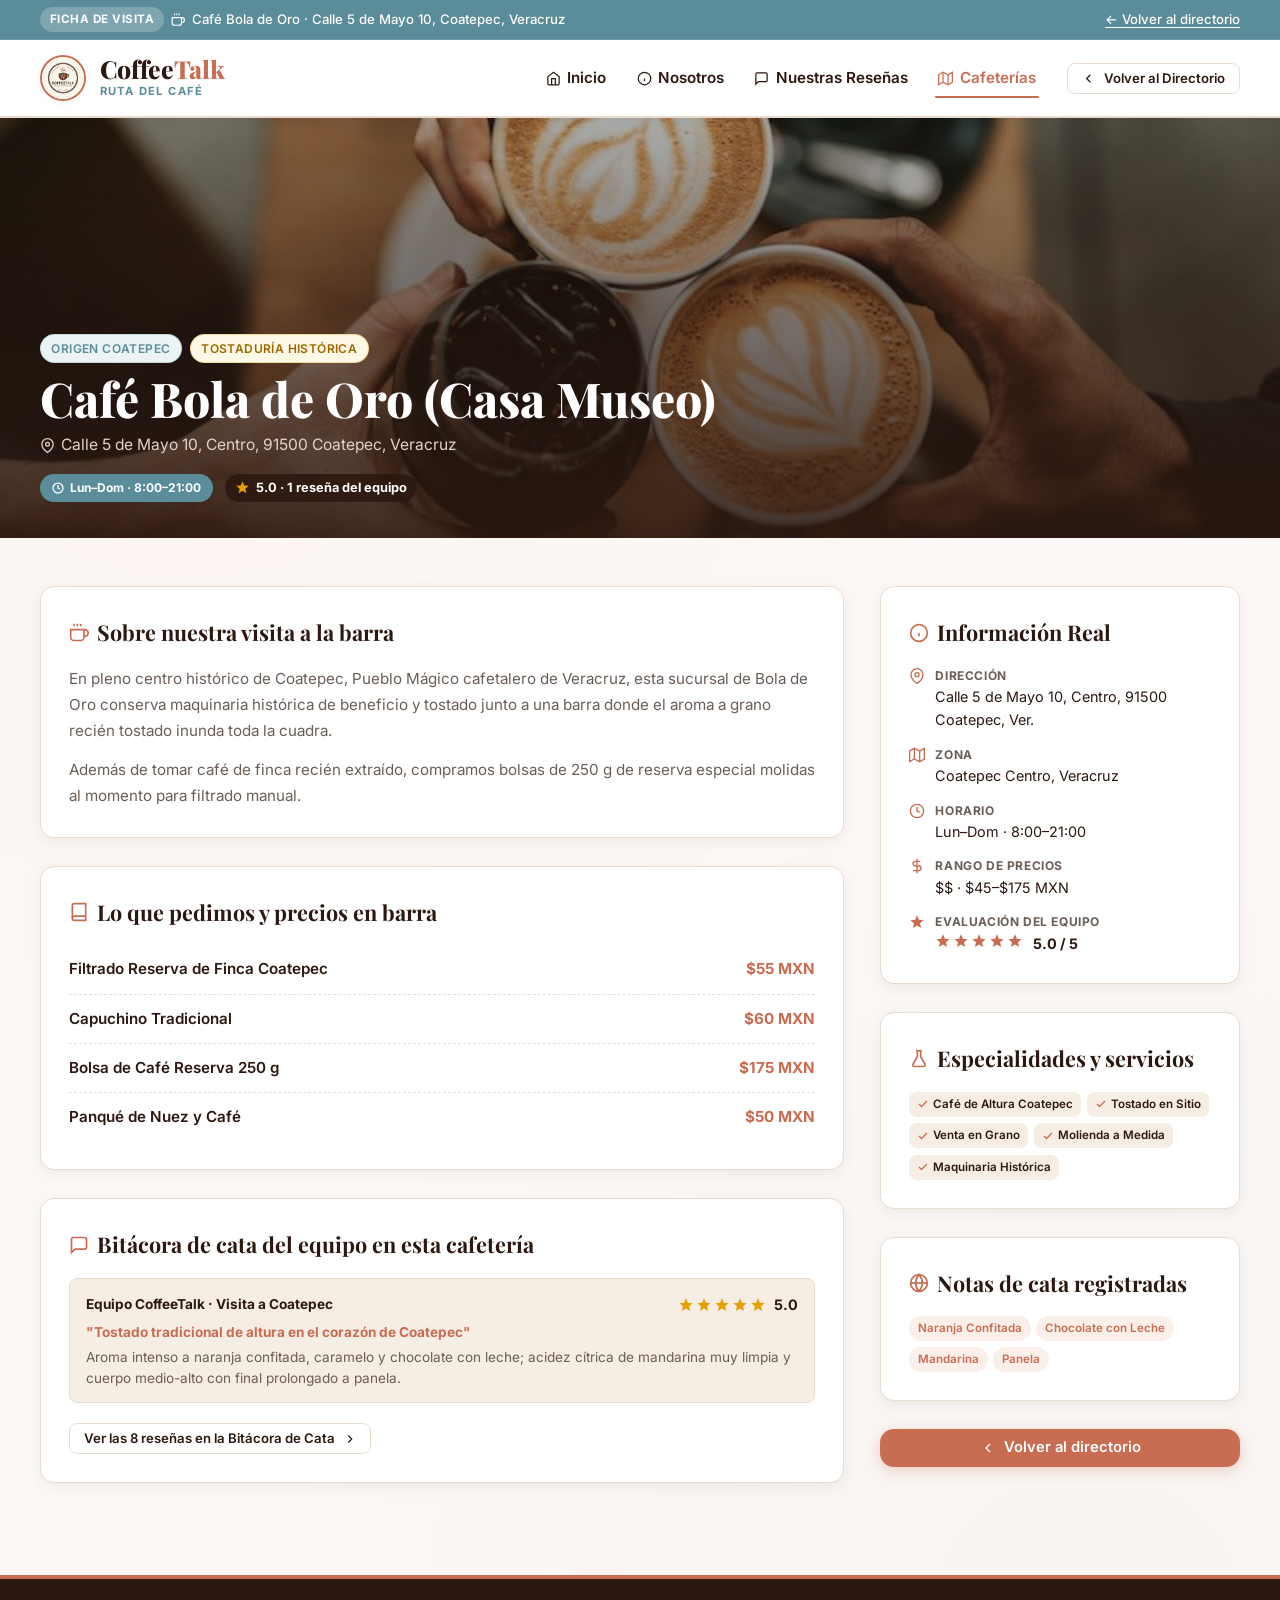
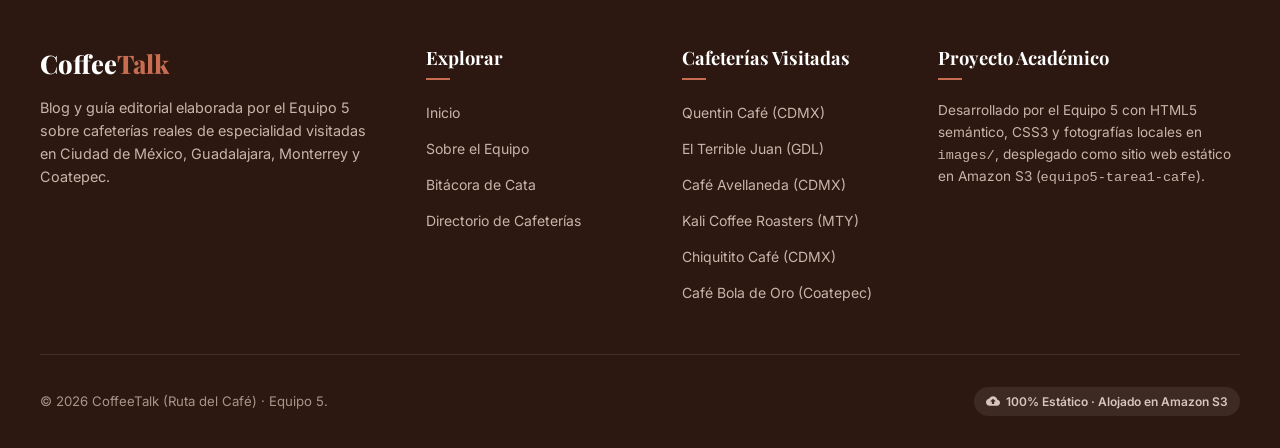
<file: cafe-niebla-alta.html>
<!DOCTYPE html>
<html lang="es">
<head>
  <meta charset="UTF-8">
  <meta name="viewport" content="width=device-width, initial-scale=1.0">
  <title>Café Bola de Oro (Casa Museo) — Coatepec, Veracruz | CoffeeTalk (Equipo 5)</title>
  <meta name="description" content="Ficha de Café Bola de Oro en Calle 5 de Mayo 10, Coatepec Centro, Veracruz: dirección real, horario, lo que pidió el equipo y notas de cata.">
  <link rel="stylesheet" href="styles.css?v=3.0">
  <link rel="icon" href="logo.jpg">
</head>
<body>

  <!-- Top Secondary Vintage Blue Bar -->
  <aside class="top-bar-vintage" aria-label="Avisos destacados">
    <div class="container top-bar-content">
      <div class="top-bar-item">
        <span class="top-bar-badge">Ficha de Visita</span>
        <svg width="14" height="14" viewBox="0 0 24 24" fill="none" stroke="currentColor" stroke-width="2"><path d="M18 8h1a4 4 0 0 1 0 8h-1"></path><path d="M2 8h16v9a4 4 0 0 1-4 4H6a4 4 0 0 1-4-4V8z"></path><line x1="6" y1="1" x2="6" y2="4"></line><line x1="10" y1="1" x2="10" y2="4"></line><line x1="14" y1="1" x2="14" y2="4"></line></svg>
        <span>Café Bola de Oro · Calle 5 de Mayo 10, Coatepec, Veracruz</span>
      </div>
      <div class="top-bar-item">
        <a href="cafeterias.html" class="top-bar-link">← Volver al directorio</a>
      </div>
    </div>
  </aside>

  <input type="checkbox" id="nav-toggle" class="nav-toggle-input" aria-label="Abrir o cerrar menú de navegación">

  <!-- Main Navigation Header -->
  <header class="main-header">
    <div class="container nav-container">

      <a href="index.html" class="brand-logo" aria-label="CoffeeTalk Inicio">
        <img src="logo.jpg" alt="CoffeeTalk Logo" class="brand-logo-img">
        <div class="logo-text-group">
          <span class="logo-title">Coffee<span>Talk</span></span>
          <span class="logo-subtitle">Ruta del Café</span>
        </div>
      </a>

      <nav class="desktop-nav" aria-label="Navegación principal">
        <ul class="nav-links-list">
          <li>
            <a href="index.html" class="nav-item-link">
              <svg width="15" height="15" viewBox="0 0 24 24" fill="none" stroke="currentColor" stroke-width="2"><path d="M3 9l9-7 9 7v11a2 2 0 0 1-2 2H5a2 2 0 0 1-2-2z"></path><polyline points="9 22 9 12 15 12 15 22"></polyline></svg>
              Inicio
            </a>
          </li>
          <li>
            <a href="nosotros.html" class="nav-item-link">
              <svg width="15" height="15" viewBox="0 0 24 24" fill="none" stroke="currentColor" stroke-width="2"><circle cx="12" cy="12" r="10"></circle><line x1="12" y1="16" x2="12" y2="12"></line><line x1="12" y1="8" x2="12.01" y2="8"></line></svg>
              Nosotros
            </a>
          </li>
          <li>
            <a href="resenas.html" class="nav-item-link">
              <svg width="15" height="15" viewBox="0 0 24 24" fill="none" stroke="currentColor" stroke-width="2"><path d="M21 15a2 2 0 0 1-2 2H7l-4 4V5a2 2 0 0 1 2-2h14a2 2 0 0 1 2 2z"></path></svg>
              Nuestras Reseñas
            </a>
          </li>
          <li>
            <a href="cafeterias.html" class="nav-item-link active">
              <svg width="15" height="15" viewBox="0 0 24 24" fill="none" stroke="currentColor" stroke-width="2"><polygon points="1 6 1 22 8 18 16 22 23 18 23 2 16 6 8 2 1 6"></polygon><line x1="8" y1="2" x2="8" y2="18"></line><line x1="16" y1="6" x2="16" y2="22"></line></svg>
              Cafeterías
            </a>
          </li>
        </ul>
        <div class="nav-action-btns">
          <a href="cafeterias.html" class="btn btn-outline btn-sm">
            <svg width="15" height="15" viewBox="0 0 24 24" fill="none" stroke="currentColor" stroke-width="2"><polyline points="15 18 9 12 15 6"></polyline></svg>
            Volver al Directorio
          </a>
        </div>
      </nav>

      <label for="nav-toggle" class="hamburger-btn" aria-hidden="true">
        <span></span>
        <span></span>
        <span></span>
      </label>

    </div>
  </header>

  <!-- Mobile Drawer & Overlay -->
  <label for="nav-toggle" class="mobile-nav-overlay" aria-hidden="true"></label>
  <aside class="mobile-nav-drawer" aria-label="Menú móvil">
    <div class="drawer-header">
      <div class="drawer-brand">
        <img src="logo.jpg" alt="Logo CoffeeTalk">
        <span>CoffeeTalk</span>
      </div>
      <label for="nav-toggle" class="close-drawer-btn" aria-label="Cerrar menú">&times;</label>
    </div>
    <ul class="mobile-nav-list">
      <li>
        <a href="index.html" class="mobile-nav-link">
          <svg width="18" height="18" viewBox="0 0 24 24" fill="none" stroke="currentColor" stroke-width="2"><path d="M3 9l9-7 9 7v11a2 2 0 0 1-2 2H5a2 2 0 0 1-2-2z"></path><polyline points="9 22 9 12 15 12 15 22"></polyline></svg>
          Inicio
        </a>
      </li>
      <li>
        <a href="nosotros.html" class="mobile-nav-link">
          <svg width="18" height="18" viewBox="0 0 24 24" fill="none" stroke="currentColor" stroke-width="2"><circle cx="12" cy="12" r="10"></circle><line x1="12" y1="16" x2="12" y2="12"></line><line x1="12" y1="8" x2="12.01" y2="8"></line></svg>
          Nosotros
        </a>
      </li>
      <li>
        <a href="resenas.html" class="mobile-nav-link">
          <svg width="18" height="18" viewBox="0 0 24 24" fill="none" stroke="currentColor" stroke-width="2"><path d="M21 15a2 2 0 0 1-2 2H7l-4 4V5a2 2 0 0 1 2-2h14a2 2 0 0 1 2 2z"></path></svg>
          Nuestras Reseñas
        </a>
      </li>
      <li>
        <a href="cafeterias.html" class="mobile-nav-link active">
          <svg width="18" height="18" viewBox="0 0 24 24" fill="none" stroke="currentColor" stroke-width="2"><polygon points="1 6 1 22 8 18 16 22 23 18 23 2 16 6 8 2 1 6"></polygon><line x1="8" y1="2" x2="8" y2="18"></line><line x1="16" y1="6" x2="16" y2="22"></line></svg>
          Cafeterías
        </a>
      </li>
    </ul>
    <div class="drawer-footer">
      Guía editorial y bitácora de cata del Equipo 5. Sitio 100% estático en S3.
    </div>
  </aside>

  <main id="main-content">

    <!-- Hero de la ficha -->
    <section class="cafe-detail-hero" aria-label="Portada de Café Bola de Oro Coatepec">
      <img src="images/cafe-bola-de-oro.jpg" alt="Fotografía de Café Bola de Oro en Coatepec">
      <div class="cafe-detail-hero-overlay">
        <div class="container">
          <div style="display: flex; gap: 0.5rem; flex-wrap: wrap;">
            <span class="badge badge-blue">Origen Coatepec</span>
            <span class="badge badge-gold">Tostaduría Histórica</span>
          </div>
          <h1 class="cafe-detail-title">Café Bola de Oro (Casa Museo)</h1>
          <p class="cafe-detail-sub">
            <svg width="15" height="15" viewBox="0 0 24 24" fill="none" stroke="currentColor" stroke-width="2"><path d="M21 10c0 7-9 13-9 13s-9-6-9-13a9 9 0 0 1 18 0z"></path><circle cx="12" cy="10" r="3"></circle></svg>
            Calle 5 de Mayo 10, Centro, 91500 Coatepec, Veracruz
          </p>
          <div style="display: flex; gap: 0.75rem; flex-wrap: wrap; align-items: center; margin-top: 1rem;">
            <span class="schedule-badge">
              <svg width="12" height="12" viewBox="0 0 24 24" fill="none" stroke="currentColor" stroke-width="2.5"><circle cx="12" cy="12" r="10"></circle><polyline points="12 6 12 12 16 14"></polyline></svg>
              Lun–Dom · 8:00–21:00
            </span>
            <span class="review-card-rating-float" style="position: static;">
              <svg width="15" height="15" viewBox="0 0 24 24" fill="currentColor"><path d="M12 17.27L18.18 21l-1.64-7.03L22 9.24l-7.19-.61L12 2 9.19 8.63 2 9.24l5.46 4.73L5.82 21z"/></svg>
              5.0 · 1 reseña del equipo
            </span>
          </div>
        </div>
      </div>
    </section>

    <div class="container cafe-detail-layout">

      <!-- Columna principal -->
      <div>
        <article class="detail-card">
          <h2 class="detail-card-title">
            <svg width="20" height="20" viewBox="0 0 24 24" fill="none" stroke="currentColor" stroke-width="2"><path d="M18 8h1a4 4 0 0 1 0 8h-1"></path><path d="M2 8h16v9a4 4 0 0 1-4 4H6a4 4 0 0 1-4-4V8z"></path><line x1="6" y1="1" x2="6" y2="4"></line><line x1="10" y1="1" x2="10" y2="4"></line><line x1="14" y1="1" x2="14" y2="4"></line></svg>
            Sobre nuestra visita a la barra
          </h2>
          <p class="detail-text" style="margin-bottom: 0.85rem;">En pleno centro histórico de Coatepec, Pueblo Mágico cafetalero de Veracruz, esta sucursal de Bola de Oro conserva maquinaria histórica de beneficio y tostado junto a una barra donde el aroma a grano recién tostado inunda toda la cuadra.</p>
          <p class="detail-text">Además de tomar café de finca recién extraído, compramos bolsas de 250 g de reserva especial molidas al momento para filtrado manual.</p>
        </article>

        <article class="detail-card">
          <h2 class="detail-card-title">
            <svg width="20" height="20" viewBox="0 0 24 24" fill="none" stroke="currentColor" stroke-width="2"><path d="M4 19.5A2.5 2.5 0 0 1 6.5 17H20"></path><path d="M6.5 2H20v20H6.5A2.5 2.5 0 0 1 4 19.5v-15A2.5 2.5 0 0 1 6.5 2z"></path></svg>
            Lo que pedimos y precios en barra
          </h2>
          <div class="menu-list">
            <div class="menu-row"><span class="menu-row-name">Filtrado Reserva de Finca Coatepec</span><span class="menu-row-price">$55 MXN</span></div>
            <div class="menu-row"><span class="menu-row-name">Capuchino Tradicional</span><span class="menu-row-price">$60 MXN</span></div>
            <div class="menu-row"><span class="menu-row-name">Bolsa de Café Reserva 250 g</span><span class="menu-row-price">$175 MXN</span></div>
            <div class="menu-row"><span class="menu-row-name">Panqué de Nuez y Café</span><span class="menu-row-price">$50 MXN</span></div>
          </div>
        </article>

        <article class="detail-card">
          <h2 class="detail-card-title">
            <svg width="20" height="20" viewBox="0 0 24 24" fill="none" stroke="currentColor" stroke-width="2"><path d="M21 15a2 2 0 0 1-2 2H7l-4 4V5a2 2 0 0 1 2-2h14a2 2 0 0 1 2 2z"></path></svg>
            Bitácora de cata del equipo en esta cafetería
          </h2>
          <div class="mini-review">
            <div class="mini-review-head">
              <span>Equipo CoffeeTalk · Visita a Coatepec</span>
              <span class="stars-group" aria-label="5.0 de 5 estrellas"><svg width="16" height="16" viewBox="0 0 24 24" fill="currentColor"><path d="M12 17.27L18.18 21l-1.64-7.03L22 9.24l-7.19-.61L12 2 9.19 8.63 2 9.24l5.46 4.73L5.82 21z"/></svg><svg width="16" height="16" viewBox="0 0 24 24" fill="currentColor"><path d="M12 17.27L18.18 21l-1.64-7.03L22 9.24l-7.19-.61L12 2 9.19 8.63 2 9.24l5.46 4.73L5.82 21z"/></svg><svg width="16" height="16" viewBox="0 0 24 24" fill="currentColor"><path d="M12 17.27L18.18 21l-1.64-7.03L22 9.24l-7.19-.61L12 2 9.19 8.63 2 9.24l5.46 4.73L5.82 21z"/></svg><svg width="16" height="16" viewBox="0 0 24 24" fill="currentColor"><path d="M12 17.27L18.18 21l-1.64-7.03L22 9.24l-7.19-.61L12 2 9.19 8.63 2 9.24l5.46 4.73L5.82 21z"/></svg><svg width="16" height="16" viewBox="0 0 24 24" fill="currentColor"><path d="M12 17.27L18.18 21l-1.64-7.03L22 9.24l-7.19-.61L12 2 9.19 8.63 2 9.24l5.46 4.73L5.82 21z"/></svg> <span class="stars-score">5.0</span></span>
            </div>
            <p style="font-weight: 700; color: var(--primary-accent); margin-bottom: 0.3rem;">"Tostado tradicional de altura en el corazón de Coatepec"</p>
            <p>Aroma intenso a naranja confitada, caramelo y chocolate con leche; acidez cítrica de mandarina muy limpia y cuerpo medio-alto con final prolongado a panela.</p>
          </div>
          <div style="margin-top: 1.25rem;">
            <a href="resenas.html" class="btn btn-outline btn-sm">
              Ver las 8 reseñas en la Bitácora de Cata
              <svg width="14" height="14" viewBox="0 0 24 24" fill="none" stroke="currentColor" stroke-width="2"><polyline points="9 18 15 12 9 6"></polyline></svg>
            </a>
          </div>
        </article>
      </div>

      <!-- Columna lateral -->
      <aside aria-label="Información de la cafetería">
        <div class="detail-card">
          <h2 class="detail-card-title">
            <svg width="20" height="20" viewBox="0 0 24 24" fill="none" stroke="currentColor" stroke-width="2"><circle cx="12" cy="12" r="10"></circle><line x1="12" y1="16" x2="12" y2="12"></line><line x1="12" y1="8" x2="12.01" y2="8"></line></svg>
            Información Real
          </h2>
          <ul class="info-list">
            <li>
              <svg width="16" height="16" viewBox="0 0 24 24" fill="none" stroke="currentColor" stroke-width="2"><path d="M21 10c0 7-9 13-9 13s-9-6-9-13a9 9 0 0 1 18 0z"></path><circle cx="12" cy="10" r="3"></circle></svg>
              <span><strong>Dirección</strong>Calle 5 de Mayo 10, Centro, 91500 Coatepec, Ver.</span>
            </li>
            <li>
              <svg width="16" height="16" viewBox="0 0 24 24" fill="none" stroke="currentColor" stroke-width="2"><polygon points="1 6 1 22 8 18 16 22 23 18 23 2 16 6 8 2 1 6"></polygon><line x1="8" y1="2" x2="8" y2="18"></line><line x1="16" y1="6" x2="16" y2="22"></line></svg>
              <span><strong>Zona</strong>Coatepec Centro, Veracruz</span>
            </li>
            <li>
              <svg width="16" height="16" viewBox="0 0 24 24" fill="none" stroke="currentColor" stroke-width="2"><circle cx="12" cy="12" r="10"></circle><polyline points="12 6 12 12 16 14"></polyline></svg>
              <span><strong>Horario</strong>Lun–Dom · 8:00–21:00</span>
            </li>
            <li>
              <svg width="16" height="16" viewBox="0 0 24 24" fill="none" stroke="currentColor" stroke-width="2"><line x1="12" y1="1" x2="12" y2="23"></line><path d="M17 5H9.5a3.5 3.5 0 0 0 0 7h5a3.5 3.5 0 0 1 0 7H6"></path></svg>
              <span><strong>Rango de precios</strong>$$ · $45–$175 MXN</span>
            </li>
            <li>
              <svg width="16" height="16" viewBox="0 0 24 24" fill="currentColor"><path d="M12 17.27L18.18 21l-1.64-7.03L22 9.24l-7.19-.61L12 2 9.19 8.63 2 9.24l5.46 4.73L5.82 21z"/></svg>
              <span><strong>Evaluación del Equipo</strong><span class="stars-group"><svg width="16" height="16" viewBox="0 0 24 24" fill="currentColor"><path d="M12 17.27L18.18 21l-1.64-7.03L22 9.24l-7.19-.61L12 2 9.19 8.63 2 9.24l5.46 4.73L5.82 21z"/></svg><svg width="16" height="16" viewBox="0 0 24 24" fill="currentColor"><path d="M12 17.27L18.18 21l-1.64-7.03L22 9.24l-7.19-.61L12 2 9.19 8.63 2 9.24l5.46 4.73L5.82 21z"/></svg><svg width="16" height="16" viewBox="0 0 24 24" fill="currentColor"><path d="M12 17.27L18.18 21l-1.64-7.03L22 9.24l-7.19-.61L12 2 9.19 8.63 2 9.24l5.46 4.73L5.82 21z"/></svg><svg width="16" height="16" viewBox="0 0 24 24" fill="currentColor"><path d="M12 17.27L18.18 21l-1.64-7.03L22 9.24l-7.19-.61L12 2 9.19 8.63 2 9.24l5.46 4.73L5.82 21z"/></svg><svg width="16" height="16" viewBox="0 0 24 24" fill="currentColor"><path d="M12 17.27L18.18 21l-1.64-7.03L22 9.24l-7.19-.61L12 2 9.19 8.63 2 9.24l5.46 4.73L5.82 21z"/></svg></span> <span class="stars-score">5.0 / 5</span></span>
            </li>
          </ul>
        </div>

        <div class="detail-card">
          <h2 class="detail-card-title">
            <svg width="20" height="20" viewBox="0 0 24 24" fill="none" stroke="currentColor" stroke-width="2"><path d="M10 2v7.31L4.62 18.5A2 2 0 0 0 6.36 21h11.28a2 2 0 0 0 1.74-2.5L14 9.31V2"></path><line x1="8.5" y1="2" x2="15.5" y2="2"></line></svg>
            Especialidades y servicios
          </h2>
          <div class="cafe-services-tags" style="margin-bottom: 0;">
            <span class="amenity-tag"><svg width="12" height="12" viewBox="0 0 24 24" fill="none" stroke="currentColor" stroke-width="2.5"><polyline points="20 6 9 17 4 12"></polyline></svg> Café de Altura Coatepec</span>
            <span class="amenity-tag"><svg width="12" height="12" viewBox="0 0 24 24" fill="none" stroke="currentColor" stroke-width="2.5"><polyline points="20 6 9 17 4 12"></polyline></svg> Tostado en Sitio</span>
            <span class="amenity-tag"><svg width="12" height="12" viewBox="0 0 24 24" fill="none" stroke="currentColor" stroke-width="2.5"><polyline points="20 6 9 17 4 12"></polyline></svg> Venta en Grano</span>
            <span class="amenity-tag"><svg width="12" height="12" viewBox="0 0 24 24" fill="none" stroke="currentColor" stroke-width="2.5"><polyline points="20 6 9 17 4 12"></polyline></svg> Molienda a Medida</span>
            <span class="amenity-tag"><svg width="12" height="12" viewBox="0 0 24 24" fill="none" stroke="currentColor" stroke-width="2.5"><polyline points="20 6 9 17 4 12"></polyline></svg> Maquinaria Histórica</span>
          </div>
        </div>

        <div class="detail-card">
          <h2 class="detail-card-title">
            <svg width="20" height="20" viewBox="0 0 24 24" fill="none" stroke="currentColor" stroke-width="2"><circle cx="12" cy="12" r="10"></circle><line x1="2" y1="12" x2="22" y2="12"></line><path d="M12 2a15.3 15.3 0 0 1 4 10 15.3 15.3 0 0 1-4 10 15.3 15.3 0 0 1-4-10 15.3 15.3 0 0 1 4-10z"></path></svg>
            Notas de cata registradas
          </h2>
          <div class="grain-notes" style="margin-top: 0;">
            <span class="note-chip">Naranja Confitada</span>
            <span class="note-chip">Chocolate con Leche</span>
            <span class="note-chip">Mandarina</span>
            <span class="note-chip">Panela</span>
          </div>
        </div>

        <a href="cafeterias.html" class="btn btn-primary" style="width: 100%;">
          <svg width="16" height="16" viewBox="0 0 24 24" fill="none" stroke="currentColor" stroke-width="2"><polyline points="15 18 9 12 15 6"></polyline></svg>
          Volver al directorio
        </a>
      </aside>

    </div>
  </main>

  <!-- Global Footer -->
  <footer class="main-footer">
    <div class="container">
      <div class="footer-grid">
        <div>
          <h3 class="footer-brand-title">Coffee<span>Talk</span></h3>
          <p class="footer-brand-text">
            Blog y guía editorial elaborada por el Equipo 5 sobre cafeterías reales de especialidad visitadas en Ciudad de México, Guadalajara, Monterrey y Coatepec.
          </p>
        </div>

        <div>
          <h4 class="footer-col-title">Explorar</h4>
          <ul class="footer-nav-list">
            <li><a href="index.html" class="footer-nav-link">Inicio</a></li>
            <li><a href="nosotros.html" class="footer-nav-link">Sobre el Equipo</a></li>
            <li><a href="resenas.html" class="footer-nav-link">Bitácora de Cata</a></li>
            <li><a href="cafeterias.html" class="footer-nav-link">Directorio de Cafeterías</a></li>
          </ul>
        </div>

        <div>
          <h4 class="footer-col-title">Cafeterías Visitadas</h4>
          <ul class="footer-nav-list">
            <li><a href="cafe-alquimia.html" class="footer-nav-link">Quentin Café (CDMX)</a></li>
            <li><a href="cafe-cowork-studio.html" class="footer-nav-link">El Terrible Juan (GDL)</a></li>
            <li><a href="cafe-borola.html" class="footer-nav-link">Café Avellaneda (CDMX)</a></li>
            <li><a href="cafe-velvet.html" class="footer-nav-link">Kali Coffee Roasters (MTY)</a></li>
            <li><a href="cafe-miga-grano.html" class="footer-nav-link">Chiquitito Café (CDMX)</a></li>
            <li><a href="cafe-niebla-alta.html" class="footer-nav-link">Café Bola de Oro (Coatepec)</a></li>
          </ul>
        </div>

        <div>
          <h4 class="footer-col-title">Proyecto Académico</h4>
          <p style="font-size: 0.85rem; color: #C7B5AA; line-height: 1.6;">
            Desarrollado por el Equipo 5 con HTML5 semántico, CSS3 y fotografías locales en <code>images/</code>, desplegado como sitio web estático en Amazon S3 (<code>equipo5-tarea1-cafe</code>).
          </p>
        </div>
      </div>

      <div class="footer-bottom-bar">
        <span>&copy; 2026 CoffeeTalk (Ruta del Café) · Equipo 5.</span>
        <div class="s3-static-badge">
          <svg width="14" height="14" viewBox="0 0 24 24" fill="currentColor"><path d="M19.35 10.04C18.67 6.59 15.64 4 12 4 9.11 4 6.6 5.64 5.35 8.04 2.34 8.36 0 10.91 0 14c0 3.31 2.69 6 6 6h13c2.76 0 5-2.24 5-5 0-2.64-2.05-4.78-4.65-4.96zM14 13v4h-4v-4H7l5-5 5 5h-3z"/></svg>
          100% Estático · Alojado en Amazon S3
        </div>
      </div>
    </div>
  </footer>

</body>
</html>
</file>
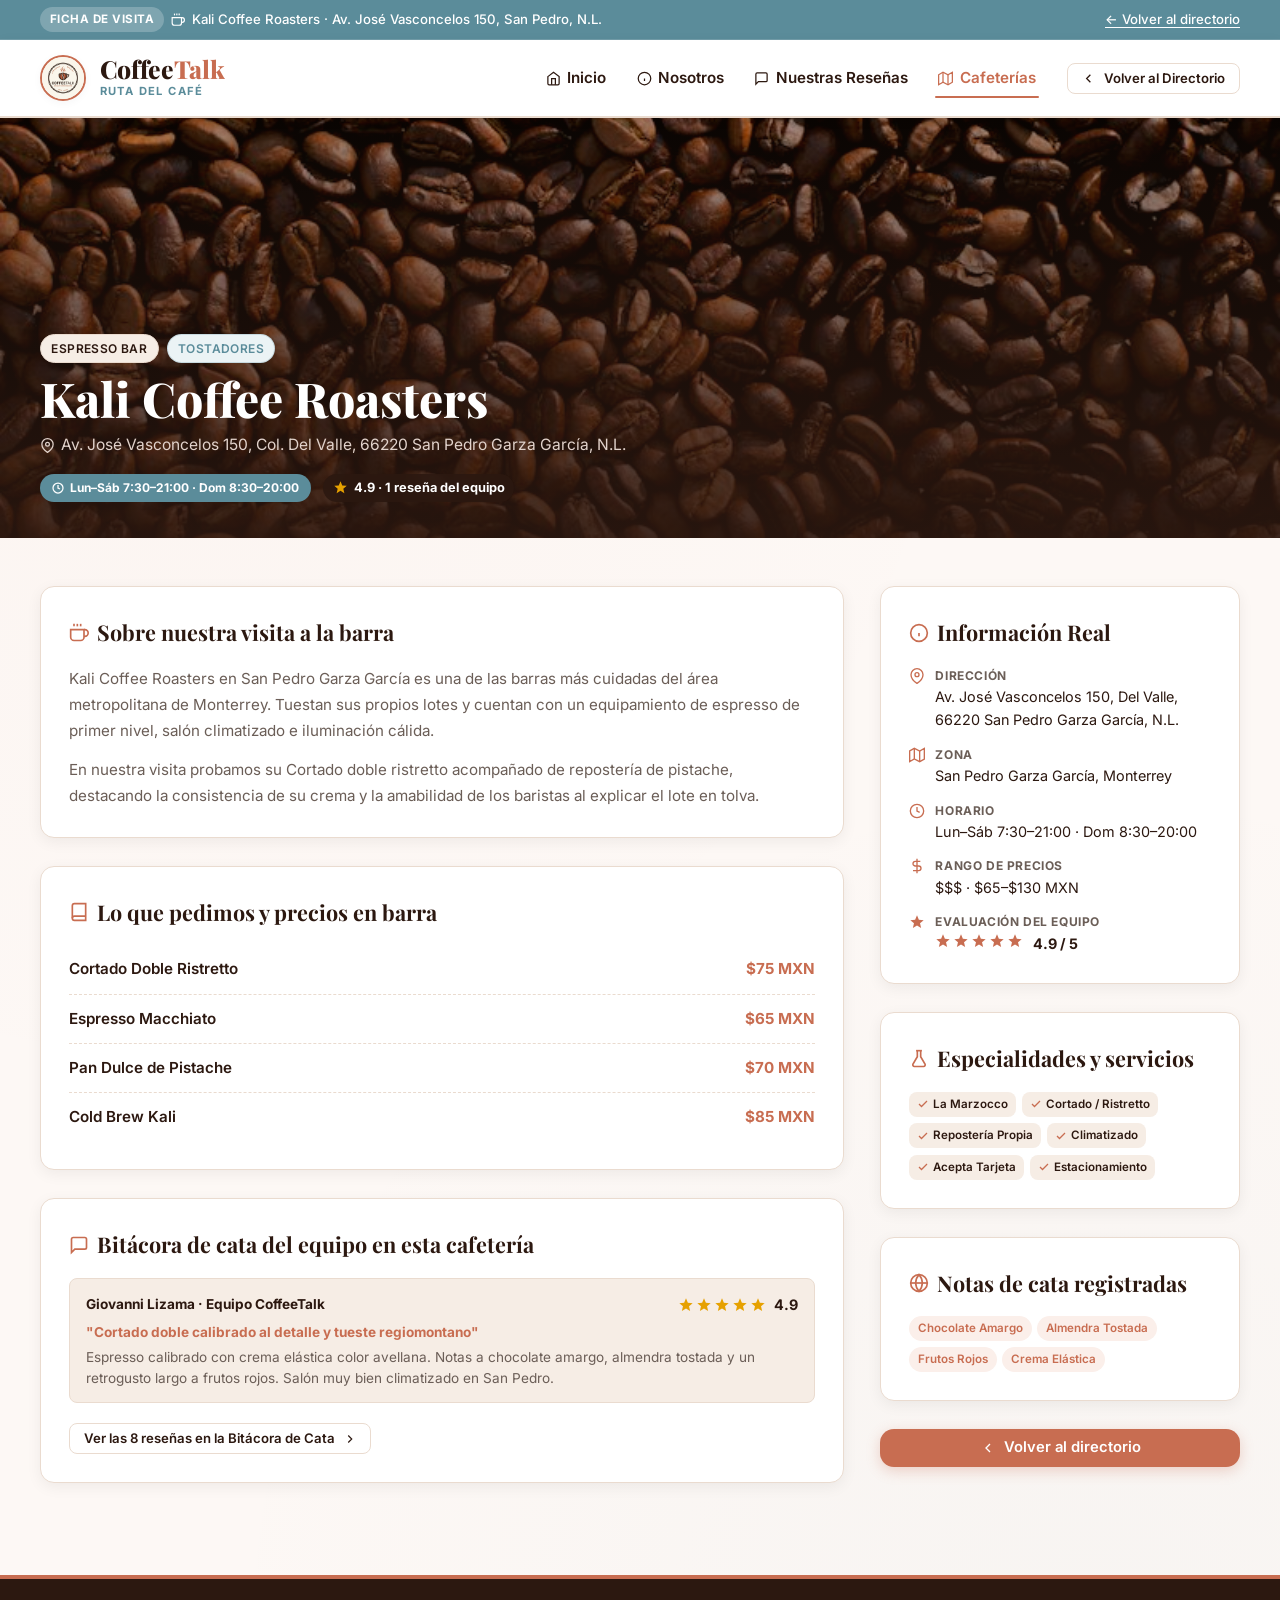
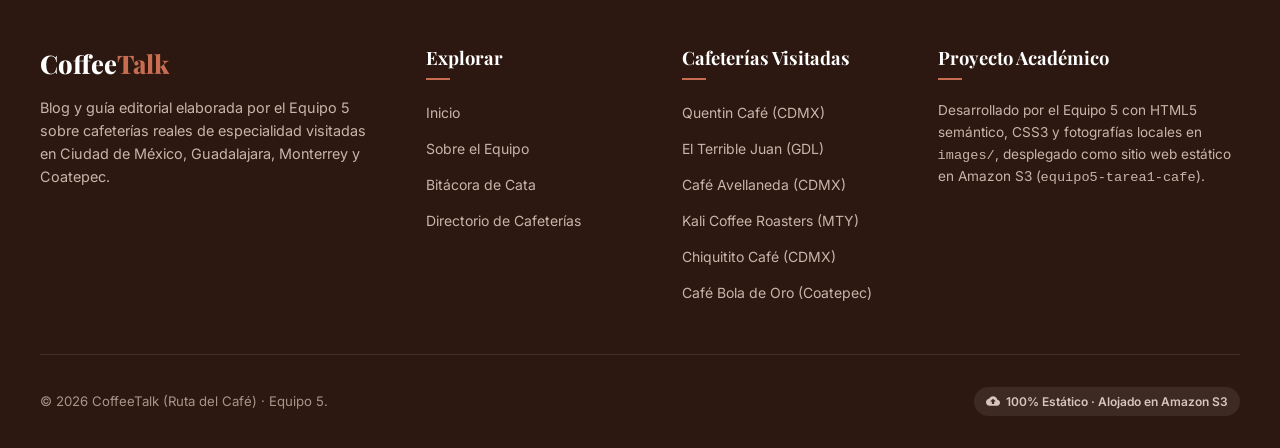
<file: cafe-velvet.html>
<!DOCTYPE html>
<html lang="es">
<head>
  <meta charset="UTF-8">
  <meta name="viewport" content="width=device-width, initial-scale=1.0">
  <title>Kali Coffee Roasters — San Pedro Garza García, Monterrey | CoffeeTalk (Equipo 5)</title>
  <meta name="description" content="Ficha de Kali Coffee Roasters en Av. José Vasconcelos 150, San Pedro Garza García, N.L.: dirección real, horario, lo que pidió el equipo y notas de cata.">
  <link rel="stylesheet" href="styles.css?v=3.0">
  <link rel="icon" href="logo.jpg">
</head>
<body>

  <!-- Top Secondary Vintage Blue Bar -->
  <aside class="top-bar-vintage" aria-label="Avisos destacados">
    <div class="container top-bar-content">
      <div class="top-bar-item">
        <span class="top-bar-badge">Ficha de Visita</span>
        <svg width="14" height="14" viewBox="0 0 24 24" fill="none" stroke="currentColor" stroke-width="2"><path d="M18 8h1a4 4 0 0 1 0 8h-1"></path><path d="M2 8h16v9a4 4 0 0 1-4 4H6a4 4 0 0 1-4-4V8z"></path><line x1="6" y1="1" x2="6" y2="4"></line><line x1="10" y1="1" x2="10" y2="4"></line><line x1="14" y1="1" x2="14" y2="4"></line></svg>
        <span>Kali Coffee Roasters · Av. José Vasconcelos 150, San Pedro, N.L.</span>
      </div>
      <div class="top-bar-item">
        <a href="cafeterias.html" class="top-bar-link">← Volver al directorio</a>
      </div>
    </div>
  </aside>

  <input type="checkbox" id="nav-toggle" class="nav-toggle-input" aria-label="Abrir o cerrar menú de navegación">

  <!-- Main Navigation Header -->
  <header class="main-header">
    <div class="container nav-container">

      <a href="index.html" class="brand-logo" aria-label="CoffeeTalk Inicio">
        <img src="logo.jpg" alt="CoffeeTalk Logo" class="brand-logo-img">
        <div class="logo-text-group">
          <span class="logo-title">Coffee<span>Talk</span></span>
          <span class="logo-subtitle">Ruta del Café</span>
        </div>
      </a>

      <nav class="desktop-nav" aria-label="Navegación principal">
        <ul class="nav-links-list">
          <li>
            <a href="index.html" class="nav-item-link">
              <svg width="15" height="15" viewBox="0 0 24 24" fill="none" stroke="currentColor" stroke-width="2"><path d="M3 9l9-7 9 7v11a2 2 0 0 1-2 2H5a2 2 0 0 1-2-2z"></path><polyline points="9 22 9 12 15 12 15 22"></polyline></svg>
              Inicio
            </a>
          </li>
          <li>
            <a href="nosotros.html" class="nav-item-link">
              <svg width="15" height="15" viewBox="0 0 24 24" fill="none" stroke="currentColor" stroke-width="2"><circle cx="12" cy="12" r="10"></circle><line x1="12" y1="16" x2="12" y2="12"></line><line x1="12" y1="8" x2="12.01" y2="8"></line></svg>
              Nosotros
            </a>
          </li>
          <li>
            <a href="resenas.html" class="nav-item-link">
              <svg width="15" height="15" viewBox="0 0 24 24" fill="none" stroke="currentColor" stroke-width="2"><path d="M21 15a2 2 0 0 1-2 2H7l-4 4V5a2 2 0 0 1 2-2h14a2 2 0 0 1 2 2z"></path></svg>
              Nuestras Reseñas
            </a>
          </li>
          <li>
            <a href="cafeterias.html" class="nav-item-link active">
              <svg width="15" height="15" viewBox="0 0 24 24" fill="none" stroke="currentColor" stroke-width="2"><polygon points="1 6 1 22 8 18 16 22 23 18 23 2 16 6 8 2 1 6"></polygon><line x1="8" y1="2" x2="8" y2="18"></line><line x1="16" y1="6" x2="16" y2="22"></line></svg>
              Cafeterías
            </a>
          </li>
        </ul>
        <div class="nav-action-btns">
          <a href="cafeterias.html" class="btn btn-outline btn-sm">
            <svg width="15" height="15" viewBox="0 0 24 24" fill="none" stroke="currentColor" stroke-width="2"><polyline points="15 18 9 12 15 6"></polyline></svg>
            Volver al Directorio
          </a>
        </div>
      </nav>

      <label for="nav-toggle" class="hamburger-btn" aria-hidden="true">
        <span></span>
        <span></span>
        <span></span>
      </label>

    </div>
  </header>

  <!-- Mobile Drawer & Overlay -->
  <label for="nav-toggle" class="mobile-nav-overlay" aria-hidden="true"></label>
  <aside class="mobile-nav-drawer" aria-label="Menú móvil">
    <div class="drawer-header">
      <div class="drawer-brand">
        <img src="logo.jpg" alt="Logo CoffeeTalk">
        <span>CoffeeTalk</span>
      </div>
      <label for="nav-toggle" class="close-drawer-btn" aria-label="Cerrar menú">&times;</label>
    </div>
    <ul class="mobile-nav-list">
      <li>
        <a href="index.html" class="mobile-nav-link">
          <svg width="18" height="18" viewBox="0 0 24 24" fill="none" stroke="currentColor" stroke-width="2"><path d="M3 9l9-7 9 7v11a2 2 0 0 1-2 2H5a2 2 0 0 1-2-2z"></path><polyline points="9 22 9 12 15 12 15 22"></polyline></svg>
          Inicio
        </a>
      </li>
      <li>
        <a href="nosotros.html" class="mobile-nav-link">
          <svg width="18" height="18" viewBox="0 0 24 24" fill="none" stroke="currentColor" stroke-width="2"><circle cx="12" cy="12" r="10"></circle><line x1="12" y1="16" x2="12" y2="12"></line><line x1="12" y1="8" x2="12.01" y2="8"></line></svg>
          Nosotros
        </a>
      </li>
      <li>
        <a href="resenas.html" class="mobile-nav-link">
          <svg width="18" height="18" viewBox="0 0 24 24" fill="none" stroke="currentColor" stroke-width="2"><path d="M21 15a2 2 0 0 1-2 2H7l-4 4V5a2 2 0 0 1 2-2h14a2 2 0 0 1 2 2z"></path></svg>
          Nuestras Reseñas
        </a>
      </li>
      <li>
        <a href="cafeterias.html" class="mobile-nav-link active">
          <svg width="18" height="18" viewBox="0 0 24 24" fill="none" stroke="currentColor" stroke-width="2"><polygon points="1 6 1 22 8 18 16 22 23 18 23 2 16 6 8 2 1 6"></polygon><line x1="8" y1="2" x2="8" y2="18"></line><line x1="16" y1="6" x2="16" y2="22"></line></svg>
          Cafeterías
        </a>
      </li>
    </ul>
    <div class="drawer-footer">
      Guía editorial y bitácora de cata del Equipo 5. Sitio 100% estático en S3.
    </div>
  </aside>

  <main id="main-content">

    <!-- Hero de la ficha -->
    <section class="cafe-detail-hero" aria-label="Portada de Kali Coffee Roasters">
      <img src="images/cafe-kali.jpg" alt="Fotografía de Kali Coffee Roasters en San Pedro Garza García">
      <div class="cafe-detail-hero-overlay">
        <div class="container">
          <div style="display: flex; gap: 0.5rem; flex-wrap: wrap;">
            <span class="badge badge-craft">Espresso Bar</span>
            <span class="badge badge-blue">Tostadores</span>
          </div>
          <h1 class="cafe-detail-title">Kali Coffee Roasters</h1>
          <p class="cafe-detail-sub">
            <svg width="15" height="15" viewBox="0 0 24 24" fill="none" stroke="currentColor" stroke-width="2"><path d="M21 10c0 7-9 13-9 13s-9-6-9-13a9 9 0 0 1 18 0z"></path><circle cx="12" cy="10" r="3"></circle></svg>
            Av. José Vasconcelos 150, Col. Del Valle, 66220 San Pedro Garza García, N.L.
          </p>
          <div style="display: flex; gap: 0.75rem; flex-wrap: wrap; align-items: center; margin-top: 1rem;">
            <span class="schedule-badge">
              <svg width="12" height="12" viewBox="0 0 24 24" fill="none" stroke="currentColor" stroke-width="2.5"><circle cx="12" cy="12" r="10"></circle><polyline points="12 6 12 12 16 14"></polyline></svg>
              Lun–Sáb 7:30–21:00 · Dom 8:30–20:00
            </span>
            <span class="review-card-rating-float" style="position: static;">
              <svg width="15" height="15" viewBox="0 0 24 24" fill="currentColor"><path d="M12 17.27L18.18 21l-1.64-7.03L22 9.24l-7.19-.61L12 2 9.19 8.63 2 9.24l5.46 4.73L5.82 21z"/></svg>
              4.9 · 1 reseña del equipo
            </span>
          </div>
        </div>
      </div>
    </section>

    <div class="container cafe-detail-layout">

      <!-- Columna principal -->
      <div>
        <article class="detail-card">
          <h2 class="detail-card-title">
            <svg width="20" height="20" viewBox="0 0 24 24" fill="none" stroke="currentColor" stroke-width="2"><path d="M18 8h1a4 4 0 0 1 0 8h-1"></path><path d="M2 8h16v9a4 4 0 0 1-4 4H6a4 4 0 0 1-4-4V8z"></path><line x1="6" y1="1" x2="6" y2="4"></line><line x1="10" y1="1" x2="10" y2="4"></line><line x1="14" y1="1" x2="14" y2="4"></line></svg>
            Sobre nuestra visita a la barra
          </h2>
          <p class="detail-text" style="margin-bottom: 0.85rem;">Kali Coffee Roasters en San Pedro Garza García es una de las barras más cuidadas del área metropolitana de Monterrey. Tuestan sus propios lotes y cuentan con un equipamiento de espresso de primer nivel, salón climatizado e iluminación cálida.</p>
          <p class="detail-text">En nuestra visita probamos su Cortado doble ristretto acompañado de repostería de pistache, destacando la consistencia de su crema y la amabilidad de los baristas al explicar el lote en tolva.</p>
        </article>

        <article class="detail-card">
          <h2 class="detail-card-title">
            <svg width="20" height="20" viewBox="0 0 24 24" fill="none" stroke="currentColor" stroke-width="2"><path d="M4 19.5A2.5 2.5 0 0 1 6.5 17H20"></path><path d="M6.5 2H20v20H6.5A2.5 2.5 0 0 1 4 19.5v-15A2.5 2.5 0 0 1 6.5 2z"></path></svg>
            Lo que pedimos y precios en barra
          </h2>
          <div class="menu-list">
            <div class="menu-row"><span class="menu-row-name">Cortado Doble Ristretto</span><span class="menu-row-price">$75 MXN</span></div>
            <div class="menu-row"><span class="menu-row-name">Espresso Macchiato</span><span class="menu-row-price">$65 MXN</span></div>
            <div class="menu-row"><span class="menu-row-name">Pan Dulce de Pistache</span><span class="menu-row-price">$70 MXN</span></div>
            <div class="menu-row"><span class="menu-row-name">Cold Brew Kali</span><span class="menu-row-price">$85 MXN</span></div>
          </div>
        </article>

        <article class="detail-card">
          <h2 class="detail-card-title">
            <svg width="20" height="20" viewBox="0 0 24 24" fill="none" stroke="currentColor" stroke-width="2"><path d="M21 15a2 2 0 0 1-2 2H7l-4 4V5a2 2 0 0 1 2-2h14a2 2 0 0 1 2 2z"></path></svg>
            Bitácora de cata del equipo en esta cafetería
          </h2>
          <div class="mini-review">
            <div class="mini-review-head">
              <span>Giovanni Lizama · Equipo CoffeeTalk</span>
              <span class="stars-group" aria-label="4.9 de 5 estrellas"><svg width="16" height="16" viewBox="0 0 24 24" fill="currentColor"><path d="M12 17.27L18.18 21l-1.64-7.03L22 9.24l-7.19-.61L12 2 9.19 8.63 2 9.24l5.46 4.73L5.82 21z"/></svg><svg width="16" height="16" viewBox="0 0 24 24" fill="currentColor"><path d="M12 17.27L18.18 21l-1.64-7.03L22 9.24l-7.19-.61L12 2 9.19 8.63 2 9.24l5.46 4.73L5.82 21z"/></svg><svg width="16" height="16" viewBox="0 0 24 24" fill="currentColor"><path d="M12 17.27L18.18 21l-1.64-7.03L22 9.24l-7.19-.61L12 2 9.19 8.63 2 9.24l5.46 4.73L5.82 21z"/></svg><svg width="16" height="16" viewBox="0 0 24 24" fill="currentColor"><path d="M12 17.27L18.18 21l-1.64-7.03L22 9.24l-7.19-.61L12 2 9.19 8.63 2 9.24l5.46 4.73L5.82 21z"/></svg><svg width="16" height="16" viewBox="0 0 24 24" fill="currentColor"><path d="M12 17.27L18.18 21l-1.64-7.03L22 9.24l-7.19-.61L12 2 9.19 8.63 2 9.24l5.46 4.73L5.82 21z"/></svg> <span class="stars-score">4.9</span></span>
            </div>
            <p style="font-weight: 700; color: var(--primary-accent); margin-bottom: 0.3rem;">"Cortado doble calibrado al detalle y tueste regiomontano"</p>
            <p>Espresso calibrado con crema elástica color avellana. Notas a chocolate amargo, almendra tostada y un retrogusto largo a frutos rojos. Salón muy bien climatizado en San Pedro.</p>
          </div>
          <div style="margin-top: 1.25rem;">
            <a href="resenas.html" class="btn btn-outline btn-sm">
              Ver las 8 reseñas en la Bitácora de Cata
              <svg width="14" height="14" viewBox="0 0 24 24" fill="none" stroke="currentColor" stroke-width="2"><polyline points="9 18 15 12 9 6"></polyline></svg>
            </a>
          </div>
        </article>
      </div>

      <!-- Columna lateral -->
      <aside aria-label="Información de la cafetería">
        <div class="detail-card">
          <h2 class="detail-card-title">
            <svg width="20" height="20" viewBox="0 0 24 24" fill="none" stroke="currentColor" stroke-width="2"><circle cx="12" cy="12" r="10"></circle><line x1="12" y1="16" x2="12" y2="12"></line><line x1="12" y1="8" x2="12.01" y2="8"></line></svg>
            Información Real
          </h2>
          <ul class="info-list">
            <li>
              <svg width="16" height="16" viewBox="0 0 24 24" fill="none" stroke="currentColor" stroke-width="2"><path d="M21 10c0 7-9 13-9 13s-9-6-9-13a9 9 0 0 1 18 0z"></path><circle cx="12" cy="10" r="3"></circle></svg>
              <span><strong>Dirección</strong>Av. José Vasconcelos 150, Del Valle, 66220 San Pedro Garza García, N.L.</span>
            </li>
            <li>
              <svg width="16" height="16" viewBox="0 0 24 24" fill="none" stroke="currentColor" stroke-width="2"><polygon points="1 6 1 22 8 18 16 22 23 18 23 2 16 6 8 2 1 6"></polygon><line x1="8" y1="2" x2="8" y2="18"></line><line x1="16" y1="6" x2="16" y2="22"></line></svg>
              <span><strong>Zona</strong>San Pedro Garza García, Monterrey</span>
            </li>
            <li>
              <svg width="16" height="16" viewBox="0 0 24 24" fill="none" stroke="currentColor" stroke-width="2"><circle cx="12" cy="12" r="10"></circle><polyline points="12 6 12 12 16 14"></polyline></svg>
              <span><strong>Horario</strong>Lun–Sáb 7:30–21:00 · Dom 8:30–20:00</span>
            </li>
            <li>
              <svg width="16" height="16" viewBox="0 0 24 24" fill="none" stroke="currentColor" stroke-width="2"><line x1="12" y1="1" x2="12" y2="23"></line><path d="M17 5H9.5a3.5 3.5 0 0 0 0 7h5a3.5 3.5 0 0 1 0 7H6"></path></svg>
              <span><strong>Rango de precios</strong>$$$ · $65–$130 MXN</span>
            </li>
            <li>
              <svg width="16" height="16" viewBox="0 0 24 24" fill="currentColor"><path d="M12 17.27L18.18 21l-1.64-7.03L22 9.24l-7.19-.61L12 2 9.19 8.63 2 9.24l5.46 4.73L5.82 21z"/></svg>
              <span><strong>Evaluación del Equipo</strong><span class="stars-group"><svg width="16" height="16" viewBox="0 0 24 24" fill="currentColor"><path d="M12 17.27L18.18 21l-1.64-7.03L22 9.24l-7.19-.61L12 2 9.19 8.63 2 9.24l5.46 4.73L5.82 21z"/></svg><svg width="16" height="16" viewBox="0 0 24 24" fill="currentColor"><path d="M12 17.27L18.18 21l-1.64-7.03L22 9.24l-7.19-.61L12 2 9.19 8.63 2 9.24l5.46 4.73L5.82 21z"/></svg><svg width="16" height="16" viewBox="0 0 24 24" fill="currentColor"><path d="M12 17.27L18.18 21l-1.64-7.03L22 9.24l-7.19-.61L12 2 9.19 8.63 2 9.24l5.46 4.73L5.82 21z"/></svg><svg width="16" height="16" viewBox="0 0 24 24" fill="currentColor"><path d="M12 17.27L18.18 21l-1.64-7.03L22 9.24l-7.19-.61L12 2 9.19 8.63 2 9.24l5.46 4.73L5.82 21z"/></svg><svg width="16" height="16" viewBox="0 0 24 24" fill="currentColor"><path d="M12 17.27L18.18 21l-1.64-7.03L22 9.24l-7.19-.61L12 2 9.19 8.63 2 9.24l5.46 4.73L5.82 21z"/></svg></span> <span class="stars-score">4.9 / 5</span></span>
            </li>
          </ul>
        </div>

        <div class="detail-card">
          <h2 class="detail-card-title">
            <svg width="20" height="20" viewBox="0 0 24 24" fill="none" stroke="currentColor" stroke-width="2"><path d="M10 2v7.31L4.62 18.5A2 2 0 0 0 6.36 21h11.28a2 2 0 0 0 1.74-2.5L14 9.31V2"></path><line x1="8.5" y1="2" x2="15.5" y2="2"></line></svg>
            Especialidades y servicios
          </h2>
          <div class="cafe-services-tags" style="margin-bottom: 0;">
            <span class="amenity-tag"><svg width="12" height="12" viewBox="0 0 24 24" fill="none" stroke="currentColor" stroke-width="2.5"><polyline points="20 6 9 17 4 12"></polyline></svg> La Marzocco</span>
            <span class="amenity-tag"><svg width="12" height="12" viewBox="0 0 24 24" fill="none" stroke="currentColor" stroke-width="2.5"><polyline points="20 6 9 17 4 12"></polyline></svg> Cortado / Ristretto</span>
            <span class="amenity-tag"><svg width="12" height="12" viewBox="0 0 24 24" fill="none" stroke="currentColor" stroke-width="2.5"><polyline points="20 6 9 17 4 12"></polyline></svg> Repostería Propia</span>
            <span class="amenity-tag"><svg width="12" height="12" viewBox="0 0 24 24" fill="none" stroke="currentColor" stroke-width="2.5"><polyline points="20 6 9 17 4 12"></polyline></svg> Climatizado</span>
            <span class="amenity-tag"><svg width="12" height="12" viewBox="0 0 24 24" fill="none" stroke="currentColor" stroke-width="2.5"><polyline points="20 6 9 17 4 12"></polyline></svg> Acepta Tarjeta</span>
            <span class="amenity-tag"><svg width="12" height="12" viewBox="0 0 24 24" fill="none" stroke="currentColor" stroke-width="2.5"><polyline points="20 6 9 17 4 12"></polyline></svg> Estacionamiento</span>
          </div>
        </div>

        <div class="detail-card">
          <h2 class="detail-card-title">
            <svg width="20" height="20" viewBox="0 0 24 24" fill="none" stroke="currentColor" stroke-width="2"><circle cx="12" cy="12" r="10"></circle><line x1="2" y1="12" x2="22" y2="12"></line><path d="M12 2a15.3 15.3 0 0 1 4 10 15.3 15.3 0 0 1-4 10 15.3 15.3 0 0 1-4-10 15.3 15.3 0 0 1 4-10z"></path></svg>
            Notas de cata registradas
          </h2>
          <div class="grain-notes" style="margin-top: 0;">
            <span class="note-chip">Chocolate Amargo</span>
            <span class="note-chip">Almendra Tostada</span>
            <span class="note-chip">Frutos Rojos</span>
            <span class="note-chip">Crema Elástica</span>
          </div>
        </div>

        <a href="cafeterias.html" class="btn btn-primary" style="width: 100%;">
          <svg width="16" height="16" viewBox="0 0 24 24" fill="none" stroke="currentColor" stroke-width="2"><polyline points="15 18 9 12 15 6"></polyline></svg>
          Volver al directorio
        </a>
      </aside>

    </div>
  </main>

  <!-- Global Footer -->
  <footer class="main-footer">
    <div class="container">
      <div class="footer-grid">
        <div>
          <h3 class="footer-brand-title">Coffee<span>Talk</span></h3>
          <p class="footer-brand-text">
            Blog y guía editorial elaborada por el Equipo 5 sobre cafeterías reales de especialidad visitadas en Ciudad de México, Guadalajara, Monterrey y Coatepec.
          </p>
        </div>

        <div>
          <h4 class="footer-col-title">Explorar</h4>
          <ul class="footer-nav-list">
            <li><a href="index.html" class="footer-nav-link">Inicio</a></li>
            <li><a href="nosotros.html" class="footer-nav-link">Sobre el Equipo</a></li>
            <li><a href="resenas.html" class="footer-nav-link">Bitácora de Cata</a></li>
            <li><a href="cafeterias.html" class="footer-nav-link">Directorio de Cafeterías</a></li>
          </ul>
        </div>

        <div>
          <h4 class="footer-col-title">Cafeterías Visitadas</h4>
          <ul class="footer-nav-list">
            <li><a href="cafe-alquimia.html" class="footer-nav-link">Quentin Café (CDMX)</a></li>
            <li><a href="cafe-cowork-studio.html" class="footer-nav-link">El Terrible Juan (GDL)</a></li>
            <li><a href="cafe-borola.html" class="footer-nav-link">Café Avellaneda (CDMX)</a></li>
            <li><a href="cafe-velvet.html" class="footer-nav-link">Kali Coffee Roasters (MTY)</a></li>
            <li><a href="cafe-miga-grano.html" class="footer-nav-link">Chiquitito Café (CDMX)</a></li>
            <li><a href="cafe-niebla-alta.html" class="footer-nav-link">Café Bola de Oro (Coatepec)</a></li>
          </ul>
        </div>

        <div>
          <h4 class="footer-col-title">Proyecto Académico</h4>
          <p style="font-size: 0.85rem; color: #C7B5AA; line-height: 1.6;">
            Desarrollado por el Equipo 5 con HTML5 semántico, CSS3 y fotografías locales en <code>images/</code>, desplegado como sitio web estático en Amazon S3 (<code>equipo5-tarea1-cafe</code>).
          </p>
        </div>
      </div>

      <div class="footer-bottom-bar">
        <span>&copy; 2026 CoffeeTalk (Ruta del Café) · Equipo 5.</span>
        <div class="s3-static-badge">
          <svg width="14" height="14" viewBox="0 0 24 24" fill="currentColor"><path d="M19.35 10.04C18.67 6.59 15.64 4 12 4 9.11 4 6.6 5.64 5.35 8.04 2.34 8.36 0 10.91 0 14c0 3.31 2.69 6 6 6h13c2.76 0 5-2.24 5-5 0-2.64-2.05-4.78-4.65-4.96zM14 13v4h-4v-4H7l5-5 5 5h-3z"/></svg>
          100% Estático · Alojado en Amazon S3
        </div>
      </div>
    </div>
  </footer>

</body>
</html>
</file>
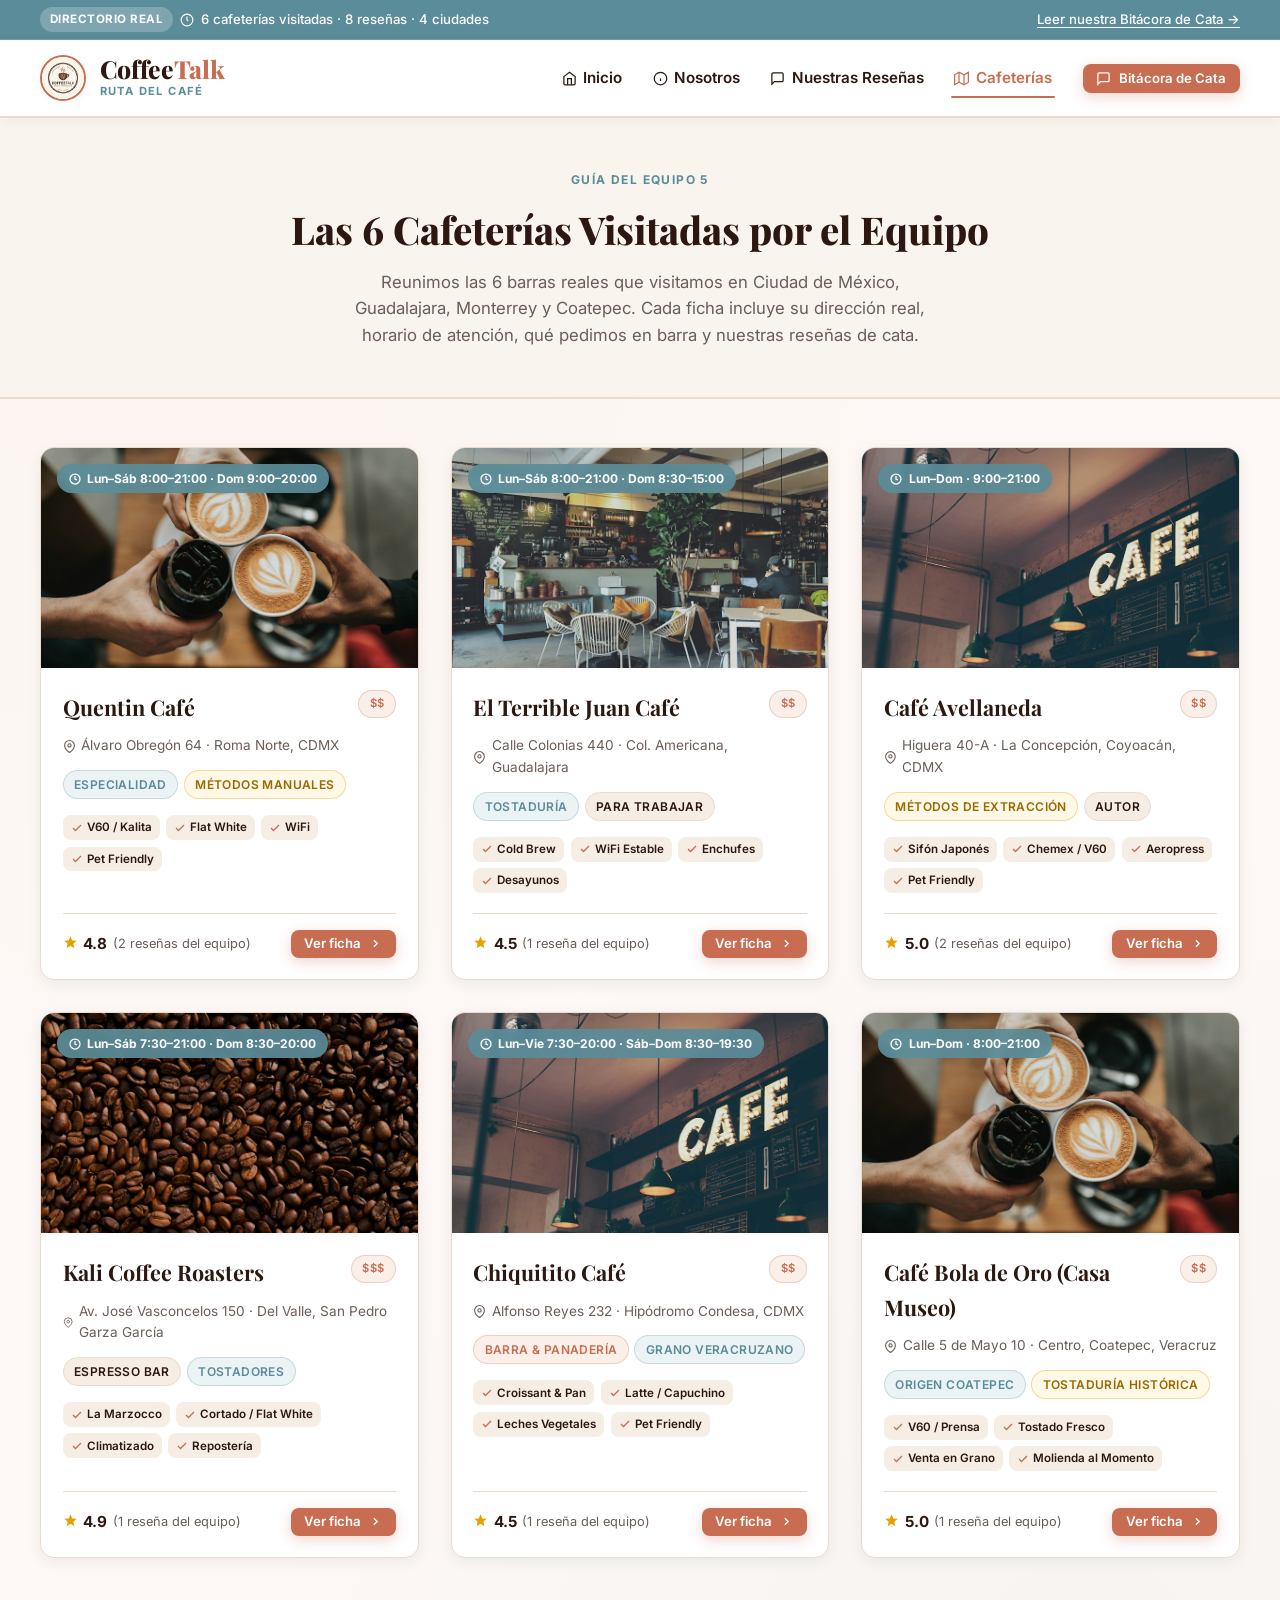
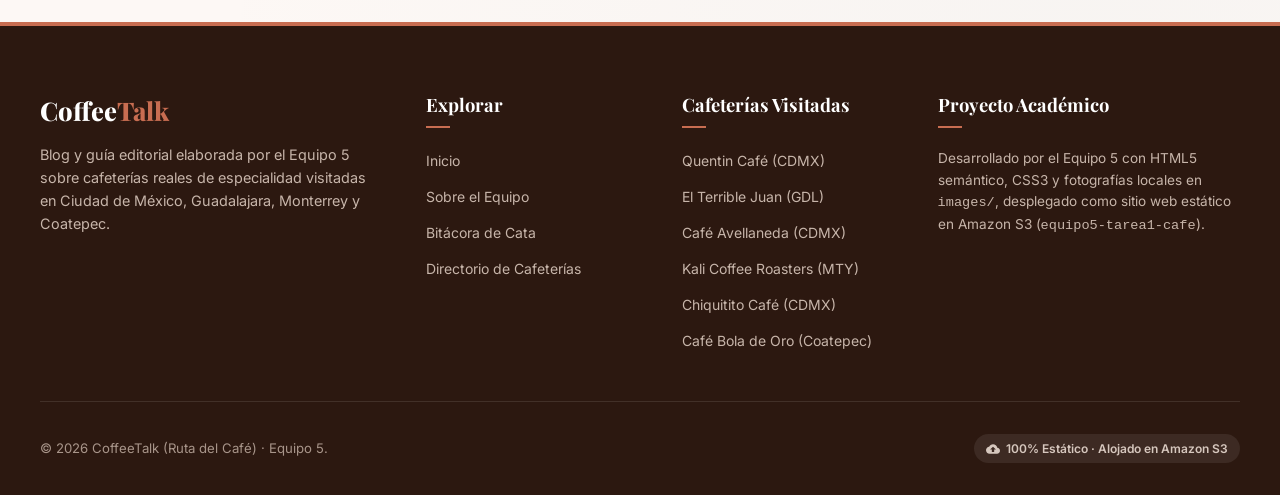
<file: cafeterias.html>
<!DOCTYPE html>
<html lang="es">
<head>
  <meta charset="UTF-8">
  <meta name="viewport" content="width=device-width, initial-scale=1.0">
  <title>Directorio de 6 Cafeterías Reales Visitadas | CoffeeTalk — Equipo 5</title>
  <meta name="description" content="Guía editorial con las 6 cafeterías reales de especialidad visitadas por el Equipo 5 en CDMX, Guadalajara, Monterrey y Coatepec: dirección exacta, horario y notas de visita.">
  <link rel="stylesheet" href="styles.css?v=3.0">
  <link rel="icon" href="logo.jpg">
</head>
<body>

  <!-- Top Secondary Vintage Blue Bar -->
  <aside class="top-bar-vintage" aria-label="Avisos destacados">
    <div class="container top-bar-content">
      <div class="top-bar-item">
        <span class="top-bar-badge">Directorio Real</span>
        <svg width="14" height="14" viewBox="0 0 24 24" fill="none" stroke="currentColor" stroke-width="2"><circle cx="12" cy="12" r="10"></circle><polyline points="12 6 12 12 14 14"></polyline></svg>
        <span>6 cafeterías visitadas · 8 reseñas · 4 ciudades</span>
      </div>
      <div class="top-bar-item">
        <a href="resenas.html" class="top-bar-link">Leer nuestra Bitácora de Cata →</a>
      </div>
    </div>
  </aside>

  <input type="checkbox" id="nav-toggle" class="nav-toggle-input" aria-label="Abrir o cerrar menú de navegación">

  <!-- Main Navigation Header -->
  <header class="main-header">
    <div class="container nav-container">

      <a href="index.html" class="brand-logo" aria-label="CoffeeTalk Inicio">
        <img src="logo.jpg" alt="CoffeeTalk Logo" class="brand-logo-img">
        <div class="logo-text-group">
          <span class="logo-title">Coffee<span>Talk</span></span>
          <span class="logo-subtitle">Ruta del Café</span>
        </div>
      </a>

      <nav class="desktop-nav" aria-label="Navegación principal">
        <ul class="nav-links-list">
          <li>
            <a href="index.html" class="nav-item-link">
              <svg width="15" height="15" viewBox="0 0 24 24" fill="none" stroke="currentColor" stroke-width="2"><path d="M3 9l9-7 9 7v11a2 2 0 0 1-2 2H5a2 2 0 0 1-2-2z"></path><polyline points="9 22 9 12 15 12 15 22"></polyline></svg>
              Inicio
            </a>
          </li>
          <li>
            <a href="nosotros.html" class="nav-item-link">
              <svg width="15" height="15" viewBox="0 0 24 24" fill="none" stroke="currentColor" stroke-width="2"><circle cx="12" cy="12" r="10"></circle><line x1="12" y1="16" x2="12" y2="12"></line><line x1="12" y1="8" x2="12.01" y2="8"></line></svg>
              Nosotros
            </a>
          </li>
          <li>
            <a href="resenas.html" class="nav-item-link">
              <svg width="15" height="15" viewBox="0 0 24 24" fill="none" stroke="currentColor" stroke-width="2"><path d="M21 15a2 2 0 0 1-2 2H7l-4 4V5a2 2 0 0 1 2-2h14a2 2 0 0 1 2 2z"></path></svg>
              Nuestras Reseñas
            </a>
          </li>
          <li>
            <a href="cafeterias.html" class="nav-item-link active" aria-current="page">
              <svg width="15" height="15" viewBox="0 0 24 24" fill="none" stroke="currentColor" stroke-width="2"><polygon points="1 6 1 22 8 18 16 22 23 18 23 2 16 6 8 2 1 6"></polygon><line x1="8" y1="2" x2="8" y2="18"></line><line x1="16" y1="6" x2="16" y2="22"></line></svg>
              Cafeterías
            </a>
          </li>
        </ul>
        <div class="nav-action-btns">
          <a href="resenas.html" class="btn btn-primary btn-sm">
            <svg width="15" height="15" viewBox="0 0 24 24" fill="none" stroke="currentColor" stroke-width="2"><path d="M21 15a2 2 0 0 1-2 2H7l-4 4V5a2 2 0 0 1 2-2h14a2 2 0 0 1 2 2z"></path></svg>
            Bitácora de Cata
          </a>
        </div>
      </nav>

      <label for="nav-toggle" class="hamburger-btn" aria-hidden="true">
        <span></span>
        <span></span>
        <span></span>
      </label>

    </div>
  </header>

  <!-- Mobile Drawer & Overlay -->
  <label for="nav-toggle" class="mobile-nav-overlay" aria-hidden="true"></label>
  <aside class="mobile-nav-drawer" aria-label="Menú móvil">
    <div class="drawer-header">
      <div class="drawer-brand">
        <img src="logo.jpg" alt="Logo CoffeeTalk">
        <span>CoffeeTalk</span>
      </div>
      <label for="nav-toggle" class="close-drawer-btn" aria-label="Cerrar menú">&times;</label>
    </div>
    <ul class="mobile-nav-list">
      <li>
        <a href="index.html" class="mobile-nav-link">
          <svg width="18" height="18" viewBox="0 0 24 24" fill="none" stroke="currentColor" stroke-width="2"><path d="M3 9l9-7 9 7v11a2 2 0 0 1-2 2H5a2 2 0 0 1-2-2z"></path><polyline points="9 22 9 12 15 12 15 22"></polyline></svg>
          Inicio
        </a>
      </li>
      <li>
        <a href="nosotros.html" class="mobile-nav-link">
          <svg width="18" height="18" viewBox="0 0 24 24" fill="none" stroke="currentColor" stroke-width="2"><circle cx="12" cy="12" r="10"></circle><line x1="12" y1="16" x2="12" y2="12"></line><line x1="12" y1="8" x2="12.01" y2="8"></line></svg>
          Nosotros
        </a>
      </li>
      <li>
        <a href="resenas.html" class="mobile-nav-link">
          <svg width="18" height="18" viewBox="0 0 24 24" fill="none" stroke="currentColor" stroke-width="2"><path d="M21 15a2 2 0 0 1-2 2H7l-4 4V5a2 2 0 0 1 2-2h14a2 2 0 0 1 2 2z"></path></svg>
          Nuestras Reseñas
        </a>
      </li>
      <li>
        <a href="cafeterias.html" class="mobile-nav-link active">
          <svg width="18" height="18" viewBox="0 0 24 24" fill="none" stroke="currentColor" stroke-width="2"><polygon points="1 6 1 22 8 18 16 22 23 18 23 2 16 6 8 2 1 6"></polygon><line x1="8" y1="2" x2="8" y2="18"></line><line x1="16" y1="6" x2="16" y2="22"></line></svg>
          Cafeterías
        </a>
      </li>
    </ul>
    <div class="drawer-footer">
      Guía editorial y bitácora de cata del Equipo 5. Sitio 100% estático en S3.
    </div>
  </aside>

  <main id="main-content">

    <!-- Directory Hero -->
    <section class="directory-hero">
      <div class="container">
        <span class="section-kicker">Guía del Equipo 5</span>
        <h1 class="directory-hero-title">Las 6 Cafeterías Visitadas por el Equipo</h1>
        <p class="directory-hero-desc">
          Reunimos las 6 barras reales que visitamos en Ciudad de México, Guadalajara, Monterrey y Coatepec. Cada ficha incluye su dirección real, horario de atención, qué pedimos en barra y nuestras reseñas de cata.
        </p>
      </div>
    </section>

    <div class="container">
      <div class="cafes-directory-grid">

        <!-- 1. Quentin Café -->
        <article class="cafe-directory-card">
          <div class="cafe-card-thumb-wrapper">
            <img src="images/cafe-quentin.jpg" alt="Barra de Quentin Café en Roma Norte" class="cafe-card-thumb-img" loading="lazy">
            <span class="schedule-badge on-image">
              <svg width="12" height="12" viewBox="0 0 24 24" fill="none" stroke="currentColor" stroke-width="2.5"><circle cx="12" cy="12" r="10"></circle><polyline points="12 6 12 12 16 14"></polyline></svg>
              Lun–Sáb 8:00–21:00 · Dom 9:00–20:00
            </span>
          </div>
          <div class="cafe-directory-info">
            <div style="display: flex; justify-content: space-between; align-items: flex-start; gap: 0.5rem; margin-bottom: 0.35rem;">
              <h2 class="cafe-name-title">Quentin Café</h2>
              <span class="badge badge-terracotta" style="font-size: 0.7rem;">$$</span>
            </div>
            <p class="cafe-address-line">
              <svg width="13" height="13" viewBox="0 0 24 24" fill="none" stroke="currentColor" stroke-width="2"><path d="M21 10c0 7-9 13-9 13s-9-6-9-13a9 9 0 0 1 18 0z"></path><circle cx="12" cy="10" r="3"></circle></svg>
              Álvaro Obregón 64 · Roma Norte, CDMX
            </p>
            <p class="cafe-schedule-line">
              <span class="badge badge-blue">Especialidad</span>
              <span class="badge badge-gold">Métodos Manuales</span>
            </p>
            <div class="cafe-services-tags">
              <span class="amenity-tag"><svg width="12" height="12" viewBox="0 0 24 24" fill="none" stroke="currentColor" stroke-width="2.5"><polyline points="20 6 9 17 4 12"></polyline></svg> V60 / Kalita</span>
              <span class="amenity-tag"><svg width="12" height="12" viewBox="0 0 24 24" fill="none" stroke="currentColor" stroke-width="2.5"><polyline points="20 6 9 17 4 12"></polyline></svg> Flat White</span>
              <span class="amenity-tag"><svg width="12" height="12" viewBox="0 0 24 24" fill="none" stroke="currentColor" stroke-width="2.5"><polyline points="20 6 9 17 4 12"></polyline></svg> WiFi</span>
              <span class="amenity-tag"><svg width="12" height="12" viewBox="0 0 24 24" fill="none" stroke="currentColor" stroke-width="2.5"><polyline points="20 6 9 17 4 12"></polyline></svg> Pet Friendly</span>
            </div>
            <div class="cafe-card-footer">
              <div style="display: flex; align-items: center; gap: 0.35rem;">
                <span style="color: var(--gold-star); line-height: 1;"><svg width="15" height="15" viewBox="0 0 24 24" fill="currentColor"><path d="M12 17.27L18.18 21l-1.64-7.03L22 9.24l-7.19-.61L12 2 9.19 8.63 2 9.24l5.46 4.73L5.82 21z"/></svg></span>
                <span style="font-weight: 700; color: var(--primary-dark); font-size: 0.95rem;">4.8</span>
                <span style="color: var(--text-muted); font-size: 0.8rem;">(2 reseñas del equipo)</span>
              </div>
              <a href="cafe-alquimia.html" class="btn btn-primary btn-sm">
                Ver ficha
                <svg width="13" height="13" viewBox="0 0 24 24" fill="none" stroke="currentColor" stroke-width="2.5"><polyline points="9 18 15 12 9 6"></polyline></svg>
              </a>
            </div>
          </div>
        </article>

        <!-- 2. El Terrible Juan Café -->
        <article class="cafe-directory-card">
          <div class="cafe-card-thumb-wrapper">
            <img src="images/cafe-terrible-juan.jpg" alt="El Terrible Juan Café en Colonia Americana, Guadalajara" class="cafe-card-thumb-img" loading="lazy">
            <span class="schedule-badge on-image">
              <svg width="12" height="12" viewBox="0 0 24 24" fill="none" stroke="currentColor" stroke-width="2.5"><circle cx="12" cy="12" r="10"></circle><polyline points="12 6 12 12 16 14"></polyline></svg>
              Lun–Sáb 8:00–21:00 · Dom 8:30–15:00
            </span>
          </div>
          <div class="cafe-directory-info">
            <div style="display: flex; justify-content: space-between; align-items: flex-start; gap: 0.5rem; margin-bottom: 0.35rem;">
              <h2 class="cafe-name-title">El Terrible Juan Café</h2>
              <span class="badge badge-terracotta" style="font-size: 0.7rem;">$$</span>
            </div>
            <p class="cafe-address-line">
              <svg width="13" height="13" viewBox="0 0 24 24" fill="none" stroke="currentColor" stroke-width="2"><path d="M21 10c0 7-9 13-9 13s-9-6-9-13a9 9 0 0 1 18 0z"></path><circle cx="12" cy="10" r="3"></circle></svg>
              Calle Colonias 440 · Col. Americana, Guadalajara
            </p>
            <p class="cafe-schedule-line">
              <span class="badge badge-blue">Tostaduría</span>
              <span class="badge badge-craft">Para Trabajar</span>
            </p>
            <div class="cafe-services-tags">
              <span class="amenity-tag"><svg width="12" height="12" viewBox="0 0 24 24" fill="none" stroke="currentColor" stroke-width="2.5"><polyline points="20 6 9 17 4 12"></polyline></svg> Cold Brew</span>
              <span class="amenity-tag"><svg width="12" height="12" viewBox="0 0 24 24" fill="none" stroke="currentColor" stroke-width="2.5"><polyline points="20 6 9 17 4 12"></polyline></svg> WiFi Estable</span>
              <span class="amenity-tag"><svg width="12" height="12" viewBox="0 0 24 24" fill="none" stroke="currentColor" stroke-width="2.5"><polyline points="20 6 9 17 4 12"></polyline></svg> Enchufes</span>
              <span class="amenity-tag"><svg width="12" height="12" viewBox="0 0 24 24" fill="none" stroke="currentColor" stroke-width="2.5"><polyline points="20 6 9 17 4 12"></polyline></svg> Desayunos</span>
            </div>
            <div class="cafe-card-footer">
              <div style="display: flex; align-items: center; gap: 0.35rem;">
                <span style="color: var(--gold-star); line-height: 1;"><svg width="15" height="15" viewBox="0 0 24 24" fill="currentColor"><path d="M12 17.27L18.18 21l-1.64-7.03L22 9.24l-7.19-.61L12 2 9.19 8.63 2 9.24l5.46 4.73L5.82 21z"/></svg></span>
                <span style="font-weight: 700; color: var(--primary-dark); font-size: 0.95rem;">4.5</span>
                <span style="color: var(--text-muted); font-size: 0.8rem;">(1 reseña del equipo)</span>
              </div>
              <a href="cafe-cowork-studio.html" class="btn btn-primary btn-sm">
                Ver ficha
                <svg width="13" height="13" viewBox="0 0 24 24" fill="none" stroke="currentColor" stroke-width="2.5"><polyline points="9 18 15 12 9 6"></polyline></svg>
              </a>
            </div>
          </div>
        </article>

        <!-- 3. Café Avellaneda -->
        <article class="cafe-directory-card">
          <div class="cafe-card-thumb-wrapper">
            <img src="images/cafe-avellaneda.jpg" alt="Barra de métodos en Café Avellaneda Coyoacán" class="cafe-card-thumb-img" loading="lazy">
            <span class="schedule-badge on-image">
              <svg width="12" height="12" viewBox="0 0 24 24" fill="none" stroke="currentColor" stroke-width="2.5"><circle cx="12" cy="12" r="10"></circle><polyline points="12 6 12 12 16 14"></polyline></svg>
              Lun–Dom · 9:00–21:00
            </span>
          </div>
          <div class="cafe-directory-info">
            <div style="display: flex; justify-content: space-between; align-items: flex-start; gap: 0.5rem; margin-bottom: 0.35rem;">
              <h2 class="cafe-name-title">Café Avellaneda</h2>
              <span class="badge badge-terracotta" style="font-size: 0.7rem;">$$</span>
            </div>
            <p class="cafe-address-line">
              <svg width="13" height="13" viewBox="0 0 24 24" fill="none" stroke="currentColor" stroke-width="2"><path d="M21 10c0 7-9 13-9 13s-9-6-9-13a9 9 0 0 1 18 0z"></path><circle cx="12" cy="10" r="3"></circle></svg>
              Higuera 40-A · La Concepción, Coyoacán, CDMX
            </p>
            <p class="cafe-schedule-line">
              <span class="badge badge-gold">Métodos de Extracción</span>
              <span class="badge badge-craft">Autor</span>
            </p>
            <div class="cafe-services-tags">
              <span class="amenity-tag"><svg width="12" height="12" viewBox="0 0 24 24" fill="none" stroke="currentColor" stroke-width="2.5"><polyline points="20 6 9 17 4 12"></polyline></svg> Sifón Japonés</span>
              <span class="amenity-tag"><svg width="12" height="12" viewBox="0 0 24 24" fill="none" stroke="currentColor" stroke-width="2.5"><polyline points="20 6 9 17 4 12"></polyline></svg> Chemex / V60</span>
              <span class="amenity-tag"><svg width="12" height="12" viewBox="0 0 24 24" fill="none" stroke="currentColor" stroke-width="2.5"><polyline points="20 6 9 17 4 12"></polyline></svg> Aeropress</span>
              <span class="amenity-tag"><svg width="12" height="12" viewBox="0 0 24 24" fill="none" stroke="currentColor" stroke-width="2.5"><polyline points="20 6 9 17 4 12"></polyline></svg> Pet Friendly</span>
            </div>
            <div class="cafe-card-footer">
              <div style="display: flex; align-items: center; gap: 0.35rem;">
                <span style="color: var(--gold-star); line-height: 1;"><svg width="15" height="15" viewBox="0 0 24 24" fill="currentColor"><path d="M12 17.27L18.18 21l-1.64-7.03L22 9.24l-7.19-.61L12 2 9.19 8.63 2 9.24l5.46 4.73L5.82 21z"/></svg></span>
                <span style="font-weight: 700; color: var(--primary-dark); font-size: 0.95rem;">5.0</span>
                <span style="color: var(--text-muted); font-size: 0.8rem;">(2 reseñas del equipo)</span>
              </div>
              <a href="cafe-borola.html" class="btn btn-primary btn-sm">
                Ver ficha
                <svg width="13" height="13" viewBox="0 0 24 24" fill="none" stroke="currentColor" stroke-width="2.5"><polyline points="9 18 15 12 9 6"></polyline></svg>
              </a>
            </div>
          </div>
        </article>

        <!-- 4. Kali Coffee Roasters -->
        <article class="cafe-directory-card">
          <div class="cafe-card-thumb-wrapper">
            <img src="images/cafe-kali.jpg" alt="Espresso servido en Kali Coffee Roasters San Pedro" class="cafe-card-thumb-img" loading="lazy">
            <span class="schedule-badge on-image">
              <svg width="12" height="12" viewBox="0 0 24 24" fill="none" stroke="currentColor" stroke-width="2.5"><circle cx="12" cy="12" r="10"></circle><polyline points="12 6 12 12 16 14"></polyline></svg>
              Lun–Sáb 7:30–21:00 · Dom 8:30–20:00
            </span>
          </div>
          <div class="cafe-directory-info">
            <div style="display: flex; justify-content: space-between; align-items: flex-start; gap: 0.5rem; margin-bottom: 0.35rem;">
              <h2 class="cafe-name-title">Kali Coffee Roasters</h2>
              <span class="badge badge-terracotta" style="font-size: 0.7rem;">$$$</span>
            </div>
            <p class="cafe-address-line">
              <svg width="13" height="13" viewBox="0 0 24 24" fill="none" stroke="currentColor" stroke-width="2"><path d="M21 10c0 7-9 13-9 13s-9-6-9-13a9 9 0 0 1 18 0z"></path><circle cx="12" cy="10" r="3"></circle></svg>
              Av. José Vasconcelos 150 · Del Valle, San Pedro Garza García
            </p>
            <p class="cafe-schedule-line">
              <span class="badge badge-craft">Espresso Bar</span>
              <span class="badge badge-blue">Tostadores</span>
            </p>
            <div class="cafe-services-tags">
              <span class="amenity-tag"><svg width="12" height="12" viewBox="0 0 24 24" fill="none" stroke="currentColor" stroke-width="2.5"><polyline points="20 6 9 17 4 12"></polyline></svg> La Marzocco</span>
              <span class="amenity-tag"><svg width="12" height="12" viewBox="0 0 24 24" fill="none" stroke="currentColor" stroke-width="2.5"><polyline points="20 6 9 17 4 12"></polyline></svg> Cortado / Flat White</span>
              <span class="amenity-tag"><svg width="12" height="12" viewBox="0 0 24 24" fill="none" stroke="currentColor" stroke-width="2.5"><polyline points="20 6 9 17 4 12"></polyline></svg> Climatizado</span>
              <span class="amenity-tag"><svg width="12" height="12" viewBox="0 0 24 24" fill="none" stroke="currentColor" stroke-width="2.5"><polyline points="20 6 9 17 4 12"></polyline></svg> Repostería</span>
            </div>
            <div class="cafe-card-footer">
              <div style="display: flex; align-items: center; gap: 0.35rem;">
                <span style="color: var(--gold-star); line-height: 1;"><svg width="15" height="15" viewBox="0 0 24 24" fill="currentColor"><path d="M12 17.27L18.18 21l-1.64-7.03L22 9.24l-7.19-.61L12 2 9.19 8.63 2 9.24l5.46 4.73L5.82 21z"/></svg></span>
                <span style="font-weight: 700; color: var(--primary-dark); font-size: 0.95rem;">4.9</span>
                <span style="color: var(--text-muted); font-size: 0.8rem;">(1 reseña del equipo)</span>
              </div>
              <a href="cafe-velvet.html" class="btn btn-primary btn-sm">
                Ver ficha
                <svg width="13" height="13" viewBox="0 0 24 24" fill="none" stroke="currentColor" stroke-width="2.5"><polyline points="9 18 15 12 9 6"></polyline></svg>
              </a>
            </div>
          </div>
        </article>

        <!-- 5. Chiquitito Café -->
        <article class="cafe-directory-card">
          <div class="cafe-card-thumb-wrapper">
            <img src="images/cafe-chiquitito.jpg" alt="Latte y pan dulce en Chiquitito Café Condesa" class="cafe-card-thumb-img" loading="lazy">
            <span class="schedule-badge on-image">
              <svg width="12" height="12" viewBox="0 0 24 24" fill="none" stroke="currentColor" stroke-width="2.5"><circle cx="12" cy="12" r="10"></circle><polyline points="12 6 12 12 16 14"></polyline></svg>
              Lun–Vie 7:30–20:00 · Sáb–Dom 8:30–19:30
            </span>
          </div>
          <div class="cafe-directory-info">
            <div style="display: flex; justify-content: space-between; align-items: flex-start; gap: 0.5rem; margin-bottom: 0.35rem;">
              <h2 class="cafe-name-title">Chiquitito Café</h2>
              <span class="badge badge-terracotta" style="font-size: 0.7rem;">$$</span>
            </div>
            <p class="cafe-address-line">
              <svg width="13" height="13" viewBox="0 0 24 24" fill="none" stroke="currentColor" stroke-width="2"><path d="M21 10c0 7-9 13-9 13s-9-6-9-13a9 9 0 0 1 18 0z"></path><circle cx="12" cy="10" r="3"></circle></svg>
              Alfonso Reyes 232 · Hipódromo Condesa, CDMX
            </p>
            <p class="cafe-schedule-line">
              <span class="badge badge-terracotta">Barra &amp; Panadería</span>
              <span class="badge badge-blue">Grano Veracruzano</span>
            </p>
            <div class="cafe-services-tags">
              <span class="amenity-tag"><svg width="12" height="12" viewBox="0 0 24 24" fill="none" stroke="currentColor" stroke-width="2.5"><polyline points="20 6 9 17 4 12"></polyline></svg> Croissant &amp; Pan</span>
              <span class="amenity-tag"><svg width="12" height="12" viewBox="0 0 24 24" fill="none" stroke="currentColor" stroke-width="2.5"><polyline points="20 6 9 17 4 12"></polyline></svg> Latte / Capuchino</span>
              <span class="amenity-tag"><svg width="12" height="12" viewBox="0 0 24 24" fill="none" stroke="currentColor" stroke-width="2.5"><polyline points="20 6 9 17 4 12"></polyline></svg> Leches Vegetales</span>
              <span class="amenity-tag"><svg width="12" height="12" viewBox="0 0 24 24" fill="none" stroke="currentColor" stroke-width="2.5"><polyline points="20 6 9 17 4 12"></polyline></svg> Pet Friendly</span>
            </div>
            <div class="cafe-card-footer">
              <div style="display: flex; align-items: center; gap: 0.35rem;">
                <span style="color: var(--gold-star); line-height: 1;"><svg width="15" height="15" viewBox="0 0 24 24" fill="currentColor"><path d="M12 17.27L18.18 21l-1.64-7.03L22 9.24l-7.19-.61L12 2 9.19 8.63 2 9.24l5.46 4.73L5.82 21z"/></svg></span>
                <span style="font-weight: 700; color: var(--primary-dark); font-size: 0.95rem;">4.5</span>
                <span style="color: var(--text-muted); font-size: 0.8rem;">(1 reseña del equipo)</span>
              </div>
              <a href="cafe-miga-grano.html" class="btn btn-primary btn-sm">
                Ver ficha
                <svg width="13" height="13" viewBox="0 0 24 24" fill="none" stroke="currentColor" stroke-width="2.5"><polyline points="9 18 15 12 9 6"></polyline></svg>
              </a>
            </div>
          </div>
        </article>

        <!-- 6. Café Bola de Oro (Casa Museo) -->
        <article class="cafe-directory-card">
          <div class="cafe-card-thumb-wrapper">
            <img src="images/cafe-bola-de-oro.jpg" alt="Granos tostados en Café Bola de Oro Coatepec" class="cafe-card-thumb-img" loading="lazy">
            <span class="schedule-badge on-image">
              <svg width="12" height="12" viewBox="0 0 24 24" fill="none" stroke="currentColor" stroke-width="2.5"><circle cx="12" cy="12" r="10"></circle><polyline points="12 6 12 12 16 14"></polyline></svg>
              Lun–Dom · 8:00–21:00
            </span>
          </div>
          <div class="cafe-directory-info">
            <div style="display: flex; justify-content: space-between; align-items: flex-start; gap: 0.5rem; margin-bottom: 0.35rem;">
              <h2 class="cafe-name-title">Café Bola de Oro (Casa Museo)</h2>
              <span class="badge badge-terracotta" style="font-size: 0.7rem;">$$</span>
            </div>
            <p class="cafe-address-line">
              <svg width="13" height="13" viewBox="0 0 24 24" fill="none" stroke="currentColor" stroke-width="2"><path d="M21 10c0 7-9 13-9 13s-9-6-9-13a9 9 0 0 1 18 0z"></path><circle cx="12" cy="10" r="3"></circle></svg>
              Calle 5 de Mayo 10 · Centro, Coatepec, Veracruz
            </p>
            <p class="cafe-schedule-line">
              <span class="badge badge-blue">Origen Coatepec</span>
              <span class="badge badge-gold">Tostaduría Histórica</span>
            </p>
            <div class="cafe-services-tags">
              <span class="amenity-tag"><svg width="12" height="12" viewBox="0 0 24 24" fill="none" stroke="currentColor" stroke-width="2.5"><polyline points="20 6 9 17 4 12"></polyline></svg> V60 / Prensa</span>
              <span class="amenity-tag"><svg width="12" height="12" viewBox="0 0 24 24" fill="none" stroke="currentColor" stroke-width="2.5"><polyline points="20 6 9 17 4 12"></polyline></svg> Tostado Fresco</span>
              <span class="amenity-tag"><svg width="12" height="12" viewBox="0 0 24 24" fill="none" stroke="currentColor" stroke-width="2.5"><polyline points="20 6 9 17 4 12"></polyline></svg> Venta en Grano</span>
              <span class="amenity-tag"><svg width="12" height="12" viewBox="0 0 24 24" fill="none" stroke="currentColor" stroke-width="2.5"><polyline points="20 6 9 17 4 12"></polyline></svg> Molienda al Momento</span>
            </div>
            <div class="cafe-card-footer">
              <div style="display: flex; align-items: center; gap: 0.35rem;">
                <span style="color: var(--gold-star); line-height: 1;"><svg width="15" height="15" viewBox="0 0 24 24" fill="currentColor"><path d="M12 17.27L18.18 21l-1.64-7.03L22 9.24l-7.19-.61L12 2 9.19 8.63 2 9.24l5.46 4.73L5.82 21z"/></svg></span>
                <span style="font-weight: 700; color: var(--primary-dark); font-size: 0.95rem;">5.0</span>
                <span style="color: var(--text-muted); font-size: 0.8rem;">(1 reseña del equipo)</span>
              </div>
              <a href="cafe-niebla-alta.html" class="btn btn-primary btn-sm">
                Ver ficha
                <svg width="13" height="13" viewBox="0 0 24 24" fill="none" stroke="currentColor" stroke-width="2.5"><polyline points="9 18 15 12 9 6"></polyline></svg>
              </a>
            </div>
          </div>
        </article>

      </div>
    </div>
  </main>

  <!-- Global Footer -->
  <footer class="main-footer">
    <div class="container">
      <div class="footer-grid">
        <div>
          <h3 class="footer-brand-title">Coffee<span>Talk</span></h3>
          <p class="footer-brand-text">
            Blog y guía editorial elaborada por el Equipo 5 sobre cafeterías reales de especialidad visitadas en Ciudad de México, Guadalajara, Monterrey y Coatepec.
          </p>
        </div>

        <div>
          <h4 class="footer-col-title">Explorar</h4>
          <ul class="footer-nav-list">
            <li><a href="index.html" class="footer-nav-link">Inicio</a></li>
            <li><a href="nosotros.html" class="footer-nav-link">Sobre el Equipo</a></li>
            <li><a href="resenas.html" class="footer-nav-link">Bitácora de Cata</a></li>
            <li><a href="cafeterias.html" class="footer-nav-link">Directorio de Cafeterías</a></li>
          </ul>
        </div>

        <div>
          <h4 class="footer-col-title">Cafeterías Visitadas</h4>
          <ul class="footer-nav-list">
            <li><a href="cafe-alquimia.html" class="footer-nav-link">Quentin Café (CDMX)</a></li>
            <li><a href="cafe-cowork-studio.html" class="footer-nav-link">El Terrible Juan (GDL)</a></li>
            <li><a href="cafe-borola.html" class="footer-nav-link">Café Avellaneda (CDMX)</a></li>
            <li><a href="cafe-velvet.html" class="footer-nav-link">Kali Coffee Roasters (MTY)</a></li>
            <li><a href="cafe-miga-grano.html" class="footer-nav-link">Chiquitito Café (CDMX)</a></li>
            <li><a href="cafe-niebla-alta.html" class="footer-nav-link">Café Bola de Oro (Coatepec)</a></li>
          </ul>
        </div>

        <div>
          <h4 class="footer-col-title">Proyecto Académico</h4>
          <p style="font-size: 0.85rem; color: #C7B5AA; line-height: 1.6;">
            Desarrollado por el Equipo 5 con HTML5 semántico, CSS3 y fotografías locales en <code>images/</code>, desplegado como sitio web estático en Amazon S3 (<code>equipo5-tarea1-cafe</code>).
          </p>
        </div>
      </div>

      <div class="footer-bottom-bar">
        <span>&copy; 2026 CoffeeTalk (Ruta del Café) · Equipo 5.</span>
        <div class="s3-static-badge">
          <svg width="14" height="14" viewBox="0 0 24 24" fill="currentColor"><path d="M19.35 10.04C18.67 6.59 15.64 4 12 4 9.11 4 6.6 5.64 5.35 8.04 2.34 8.36 0 10.91 0 14c0 3.31 2.69 6 6 6h13c2.76 0 5-2.24 5-5 0-2.64-2.05-4.78-4.65-4.96zM14 13v4h-4v-4H7l5-5 5 5h-3z"/></svg>
          100% Estático · Alojado en Amazon S3
        </div>
      </div>
    </div>
  </footer>

</body>
</html>
</file>
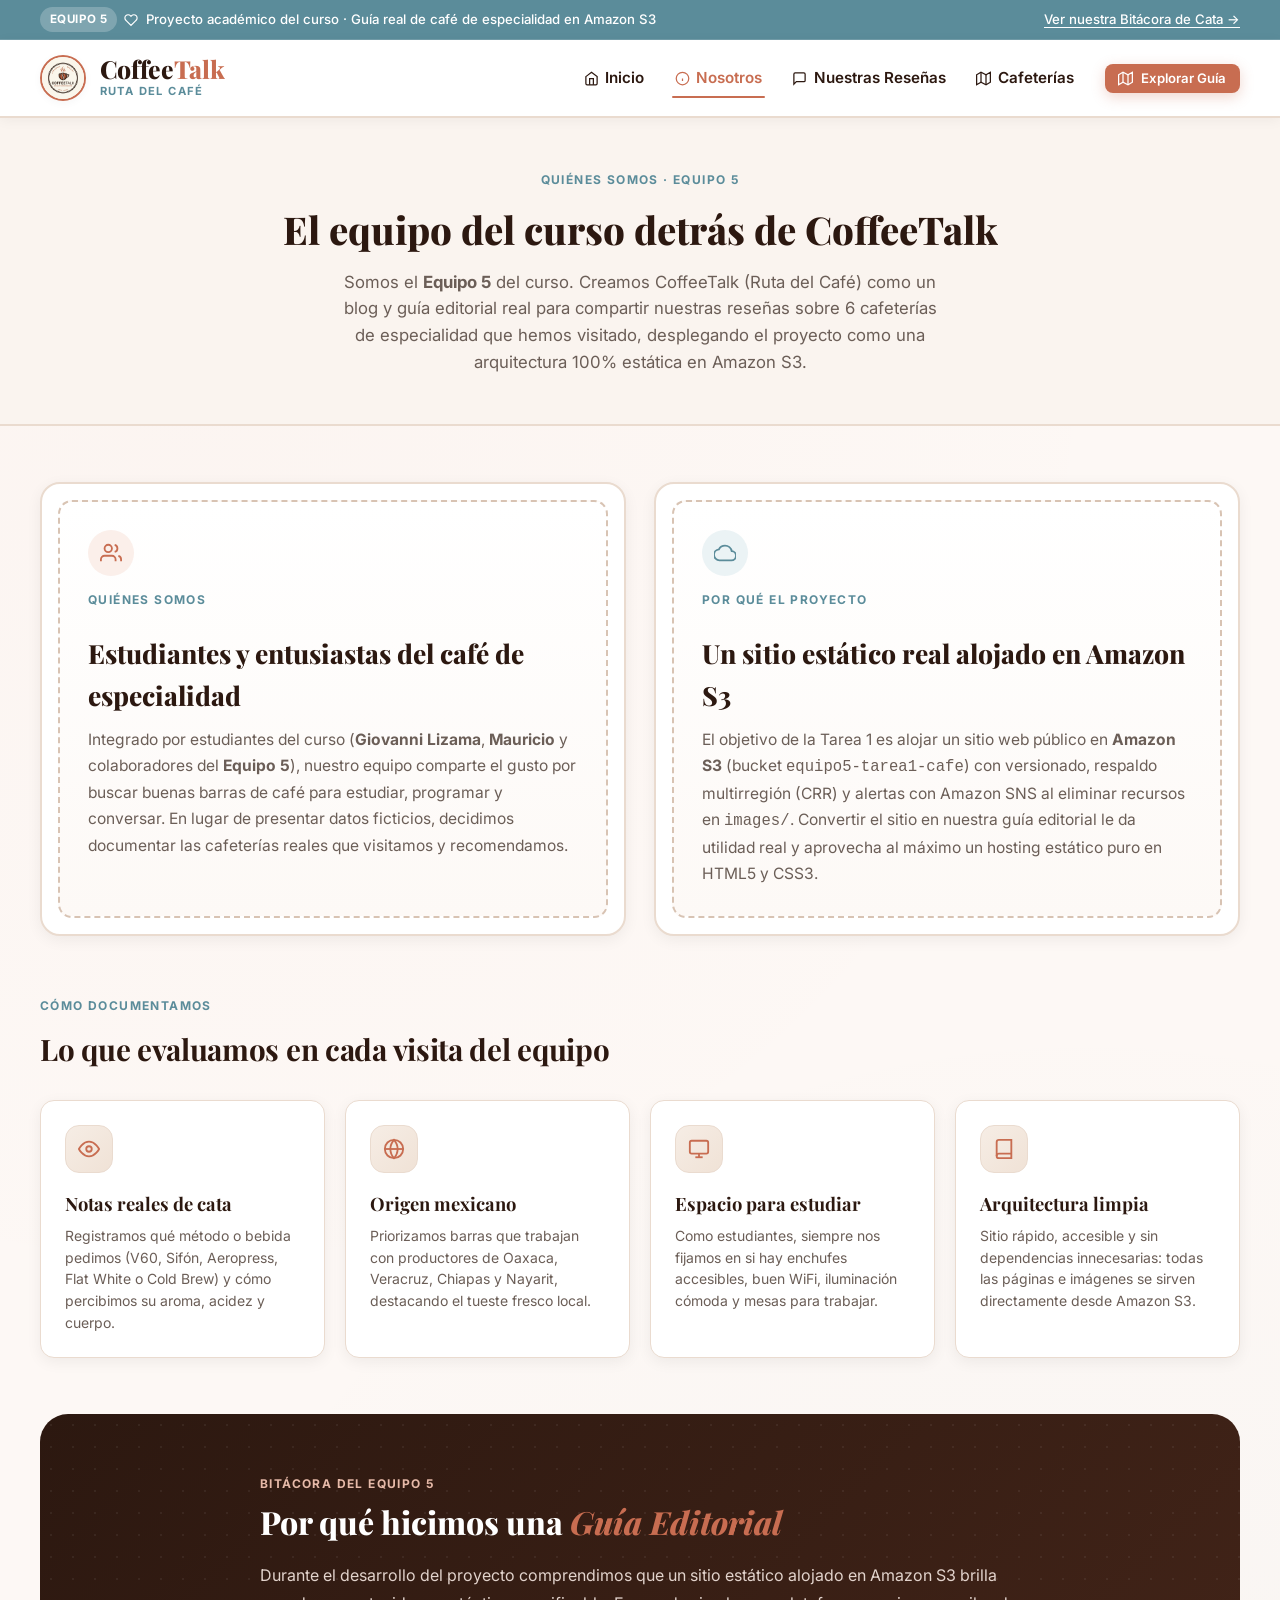
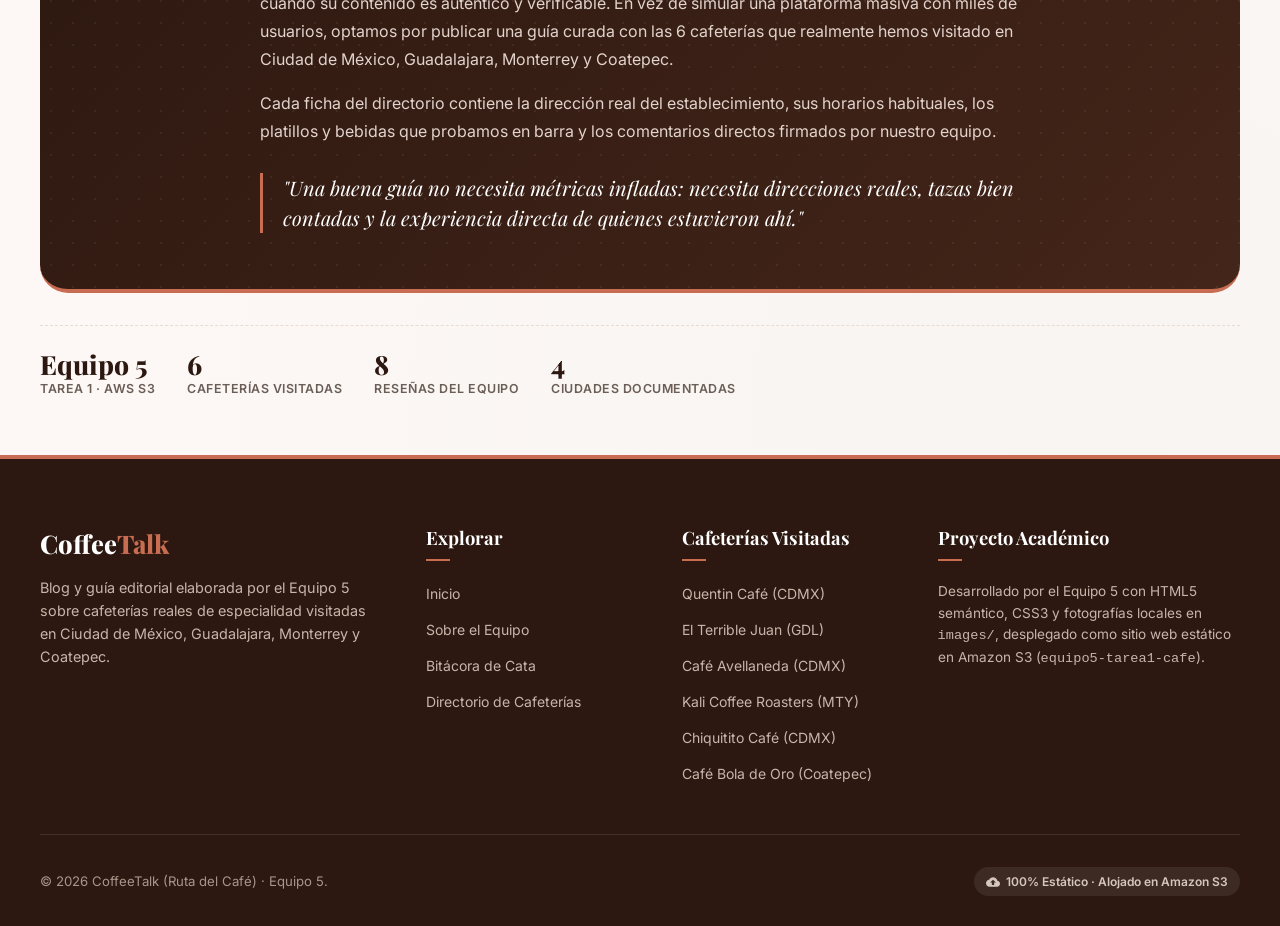
<file: nosotros.html>
<!DOCTYPE html>
<html lang="es">
<head>
  <meta charset="UTF-8">
  <meta name="viewport" content="width=device-width, initial-scale=1.0">
  <title>Sobre Nosotros — El Equipo del Curso | CoffeeTalk (Equipo 5)</title>
  <meta name="description" content="Conoce al Equipo 5 detrás de CoffeeTalk: quiénes somos, por qué creamos esta guía editorial de cafeterías reales de especialidad y cómo está desplegada en Amazon S3.">
  <link rel="stylesheet" href="styles.css?v=3.0">
  <link rel="icon" href="logo.jpg">
</head>
<body>

  <!-- Top Secondary Vintage Blue Bar -->
  <aside class="top-bar-vintage" aria-label="Avisos destacados">
    <div class="container top-bar-content">
      <div class="top-bar-item">
        <span class="top-bar-badge">Equipo 5</span>
        <svg width="14" height="14" viewBox="0 0 24 24" fill="none" stroke="currentColor" stroke-width="2"><path d="M20.84 4.61a5.5 5.5 0 0 0-7.78 0L12 5.67l-1.06-1.06a5.5 5.5 0 0 0-7.78 7.78l1.06 1.06L12 21.23l7.78-7.78 1.06-1.06a5.5 5.5 0 0 0 0-7.78z"></path></svg>
        <span>Proyecto académico del curso · Guía real de café de especialidad en Amazon S3</span>
      </div>
      <div class="top-bar-item">
        <a href="resenas.html" class="top-bar-link">Ver nuestra Bitácora de Cata →</a>
      </div>
    </div>
  </aside>

  <input type="checkbox" id="nav-toggle" class="nav-toggle-input" aria-label="Abrir o cerrar menú de navegación">

  <!-- Main Navigation Header -->
  <header class="main-header">
    <div class="container nav-container">

      <a href="index.html" class="brand-logo" aria-label="CoffeeTalk Inicio">
        <img src="logo.jpg" alt="CoffeeTalk Logo" class="brand-logo-img">
        <div class="logo-text-group">
          <span class="logo-title">Coffee<span>Talk</span></span>
          <span class="logo-subtitle">Ruta del Café</span>
        </div>
      </a>

      <nav class="desktop-nav" aria-label="Navegación principal">
        <ul class="nav-links-list">
          <li>
            <a href="index.html" class="nav-item-link">
              <svg width="15" height="15" viewBox="0 0 24 24" fill="none" stroke="currentColor" stroke-width="2"><path d="M3 9l9-7 9 7v11a2 2 0 0 1-2 2H5a2 2 0 0 1-2-2z"></path><polyline points="9 22 9 12 15 12 15 22"></polyline></svg>
              Inicio
            </a>
          </li>
          <li>
            <a href="nosotros.html" class="nav-item-link active" aria-current="page">
              <svg width="15" height="15" viewBox="0 0 24 24" fill="none" stroke="currentColor" stroke-width="2"><circle cx="12" cy="12" r="10"></circle><line x1="12" y1="16" x2="12" y2="12"></line><line x1="12" y1="8" x2="12.01" y2="8"></line></svg>
              Nosotros
            </a>
          </li>
          <li>
            <a href="resenas.html" class="nav-item-link">
              <svg width="15" height="15" viewBox="0 0 24 24" fill="none" stroke="currentColor" stroke-width="2"><path d="M21 15a2 2 0 0 1-2 2H7l-4 4V5a2 2 0 0 1 2-2h14a2 2 0 0 1 2 2z"></path></svg>
              Nuestras Reseñas
            </a>
          </li>
          <li>
            <a href="cafeterias.html" class="nav-item-link">
              <svg width="15" height="15" viewBox="0 0 24 24" fill="none" stroke="currentColor" stroke-width="2"><polygon points="1 6 1 22 8 18 16 22 23 18 23 2 16 6 8 2 1 6"></polygon><line x1="8" y1="2" x2="8" y2="18"></line><line x1="16" y1="6" x2="16" y2="22"></line></svg>
              Cafeterías
            </a>
          </li>
        </ul>
        <div class="nav-action-btns">
          <a href="cafeterias.html" class="btn btn-primary btn-sm">
            <svg width="15" height="15" viewBox="0 0 24 24" fill="none" stroke="currentColor" stroke-width="2"><polygon points="1 6 1 22 8 18 16 22 23 18 23 2 16 6 8 2 1 6"></polygon><line x1="8" y1="2" x2="8" y2="18"></line><line x1="16" y1="6" x2="16" y2="22"></line></svg>
            Explorar Guía
          </a>
        </div>
      </nav>

      <label for="nav-toggle" class="hamburger-btn" aria-hidden="true">
        <span></span>
        <span></span>
        <span></span>
      </label>

    </div>
  </header>

  <!-- Mobile Drawer & Overlay -->
  <label for="nav-toggle" class="mobile-nav-overlay" aria-hidden="true"></label>
  <aside class="mobile-nav-drawer" aria-label="Menú móvil">
    <div class="drawer-header">
      <div class="drawer-brand">
        <img src="logo.jpg" alt="Logo CoffeeTalk">
        <span>CoffeeTalk</span>
      </div>
      <label for="nav-toggle" class="close-drawer-btn" aria-label="Cerrar menú">&times;</label>
    </div>
    <ul class="mobile-nav-list">
      <li>
        <a href="index.html" class="mobile-nav-link">
          <svg width="18" height="18" viewBox="0 0 24 24" fill="none" stroke="currentColor" stroke-width="2"><path d="M3 9l9-7 9 7v11a2 2 0 0 1-2 2H5a2 2 0 0 1-2-2z"></path><polyline points="9 22 9 12 15 12 15 22"></polyline></svg>
          Inicio
        </a>
      </li>
      <li>
        <a href="nosotros.html" class="mobile-nav-link active">
          <svg width="18" height="18" viewBox="0 0 24 24" fill="none" stroke="currentColor" stroke-width="2"><circle cx="12" cy="12" r="10"></circle><line x1="12" y1="16" x2="12" y2="12"></line><line x1="12" y1="8" x2="12.01" y2="8"></line></svg>
          Nosotros
        </a>
      </li>
      <li>
        <a href="resenas.html" class="mobile-nav-link">
          <svg width="18" height="18" viewBox="0 0 24 24" fill="none" stroke="currentColor" stroke-width="2"><path d="M21 15a2 2 0 0 1-2 2H7l-4 4V5a2 2 0 0 1 2-2h14a2 2 0 0 1 2 2z"></path></svg>
          Nuestras Reseñas
        </a>
      </li>
      <li>
        <a href="cafeterias.html" class="mobile-nav-link">
          <svg width="18" height="18" viewBox="0 0 24 24" fill="none" stroke="currentColor" stroke-width="2"><polygon points="1 6 1 22 8 18 16 22 23 18 23 2 16 6 8 2 1 6"></polygon><line x1="8" y1="2" x2="8" y2="18"></line><line x1="16" y1="6" x2="16" y2="22"></line></svg>
          Cafeterías
        </a>
      </li>
    </ul>
    <div class="drawer-footer">
      Guía editorial y bitácora de cata del Equipo 5. Sitio 100% estático en S3.
    </div>
  </aside>

  <main id="main-content">

    <!-- Hero de página -->
    <section class="directory-hero">
      <div class="container">
        <span class="section-kicker">Quiénes Somos · Equipo 5</span>
        <h1 class="directory-hero-title">El equipo del curso detrás de CoffeeTalk</h1>
        <p class="directory-hero-desc">
          Somos el <strong>Equipo 5</strong> del curso. Creamos CoffeeTalk (Ruta del Café) como un blog y guía editorial real para compartir nuestras reseñas sobre 6 cafeterías de especialidad que hemos visitado, desplegando el proyecto como una arquitectura 100% estática en Amazon S3.
        </p>
      </div>
    </section>

    <!-- Quiénes somos y Por qué el proyecto -->
    <section class="page-section">
      <div class="container">
        <div class="mission-vision-grid">

          <article class="statement-card">
            <div class="statement-card-inner">
              <div class="widget-icon-pill" style="background-color: var(--accent-light); color: var(--primary-accent); width: 46px; height: 46px;">
                <svg width="22" height="22" viewBox="0 0 24 24" fill="none" stroke="currentColor" stroke-width="2"><path d="M17 21v-2a4 4 0 0 0-4-4H5a4 4 0 0 0-4 4v2"></path><circle cx="9" cy="7" r="4"></circle><path d="M23 21v-2a4 4 0 0 0-3-3.87"></path><path d="M16 3.13a4 4 0 0 1 0 7.75"></path></svg>
              </div>
              <span class="section-kicker" style="margin-top: 0.85rem;">Quiénes Somos</span>
              <h2 class="statement-title">Estudiantes y entusiastas del café de especialidad</h2>
              <p class="statement-text">
                Integrado por estudiantes del curso (<strong>Giovanni Lizama</strong>, <strong>Mauricio</strong> y colaboradores del <strong>Equipo 5</strong>), nuestro equipo comparte el gusto por buscar buenas barras de café para estudiar, programar y conversar. En lugar de presentar datos ficticios, decidimos documentar las cafeterías reales que visitamos y recomendamos.
              </p>
            </div>
          </article>

          <article class="statement-card">
            <div class="statement-card-inner">
              <div class="widget-icon-pill" style="width: 46px; height: 46px;">
                <svg width="22" height="22" viewBox="0 0 24 24" fill="none" stroke="currentColor" stroke-width="2"><path d="M19.35 10.04C18.67 6.59 15.64 4 12 4 9.11 4 6.6 5.64 5.35 8.04 2.34 8.36 0 10.91 0 14c0 3.31 2.69 6 6 6h13c2.76 0 5-2.24 5-5 0-2.64-2.05-4.78-4.65-4.96z"></path></svg>
              </div>
              <span class="section-kicker" style="margin-top: 0.85rem;">Por Qué el Proyecto</span>
              <h2 class="statement-title">Un sitio estático real alojado en Amazon S3</h2>
              <p class="statement-text">
                El objetivo de la Tarea 1 es alojar un sitio web público en <strong>Amazon S3</strong> (bucket <code>equipo5-tarea1-cafe</code>) con versionado, respaldo multirregión (CRR) y alertas con Amazon SNS al eliminar recursos en <code>images/</code>. Convertir el sitio en nuestra guía editorial le da utilidad real y aprovecha al máximo un hosting estático puro en HTML5 y CSS3.
              </p>
            </div>
          </article>

        </div>
      </div>
    </section>

    <!-- Criterios del Equipo -->
    <section class="page-section">
      <div class="container">
        <div style="margin-bottom: 1.75rem;">
          <span class="section-kicker">Cómo Documentamos</span>
          <h2 class="section-editorial-title">Lo que evaluamos en cada visita del equipo</h2>
        </div>

        <div class="values-grid">
          <article class="value-card">
            <div class="value-icon-box">
              <svg width="22" height="22" viewBox="0 0 24 24" fill="none" stroke="currentColor" stroke-width="2"><path d="M1 12s4-8 11-8 11 8 11 8-4 8-11 8-11-8-11-8z"></path><circle cx="12" cy="12" r="3"></circle></svg>
            </div>
            <h3 class="value-title">Notas reales de cata</h3>
            <p class="value-desc">Registramos qué método o bebida pedimos (V60, Sifón, Aeropress, Flat White o Cold Brew) y cómo percibimos su aroma, acidez y cuerpo.</p>
          </article>

          <article class="value-card">
            <div class="value-icon-box">
              <svg width="22" height="22" viewBox="0 0 24 24" fill="none" stroke="currentColor" stroke-width="2"><circle cx="12" cy="12" r="10"></circle><line x1="2" y1="12" x2="22" y2="12"></line><path d="M12 2a15.3 15.3 0 0 1 4 10 15.3 15.3 0 0 1-4 10 15.3 15.3 0 0 1-4-10 15.3 15.3 0 0 1 4-10z"></path></svg>
            </div>
            <h3 class="value-title">Origen mexicano</h3>
            <p class="value-desc">Priorizamos barras que trabajan con productores de Oaxaca, Veracruz, Chiapas y Nayarit, destacando el tueste fresco local.</p>
          </article>

          <article class="value-card">
            <div class="value-icon-box">
              <svg width="22" height="22" viewBox="0 0 24 24" fill="none" stroke="currentColor" stroke-width="2"><rect x="2" y="3" width="20" height="14" rx="2" ry="2"></rect><line x1="8" y1="21" x2="16" y2="21"></line><line x1="12" y1="17" x2="12" y2="21"></line></svg>
            </div>
            <h3 class="value-title">Espacio para estudiar</h3>
            <p class="value-desc">Como estudiantes, siempre nos fijamos en si hay enchufes accesibles, buen WiFi, iluminación cómoda y mesas para trabajar.</p>
          </article>

          <article class="value-card">
            <div class="value-icon-box">
              <svg width="22" height="22" viewBox="0 0 24 24" fill="none" stroke="currentColor" stroke-width="2"><path d="M4 19.5A2.5 2.5 0 0 1 6.5 17H20"></path><path d="M6.5 2H20v20H6.5A2.5 2.5 0 0 1 4 19.5v-15A2.5 2.5 0 0 1 6.5 2z"></path></svg>
            </div>
            <h3 class="value-title">Arquitectura limpia</h3>
            <p class="value-desc">Sitio rápido, accesible y sin dependencias innecesarias: todas las páginas e imágenes se sirven directamente desde Amazon S3.</p>
          </article>
        </div>
      </div>
    </section>

    <!-- Nota Editorial -->
    <section class="page-section">
      <div class="container">
        <div class="manifesto-block">
          <div class="manifesto-content">
            <span class="section-kicker">Bitácora del Equipo 5</span>
            <h2 class="manifesto-title">Por qué hicimos una <em>Guía Editorial</em></h2>
            <p class="manifesto-text">
              Durante el desarrollo del proyecto comprendimos que un sitio estático alojado en Amazon S3 brilla cuando su contenido es auténtico y verificable. En vez de simular una plataforma masiva con miles de usuarios, optamos por publicar una guía curada con las 6 cafeterías que realmente hemos visitado en Ciudad de México, Guadalajara, Monterrey y Coatepec.
            </p>
            <p class="manifesto-text">
              Cada ficha del directorio contiene la dirección real del establecimiento, sus horarios habituales, los platillos y bebidas que probamos en barra y los comentarios directos firmados por nuestro equipo.
            </p>
            <blockquote class="manifesto-quote">
              "Una buena guía no necesita métricas infladas: necesita direcciones reales, tazas bien contadas y la experiencia directa de quienes estuvieron ahí."
            </blockquote>
          </div>
        </div>

        <div class="team-note">
          <div class="stat-item">
            <span class="stat-number">Equipo 5</span>
            <span class="stat-label">Tarea 1 · AWS S3</span>
          </div>
          <div class="stat-item">
            <span class="stat-number">6</span>
            <span class="stat-label">Cafeterías visitadas</span>
          </div>
          <div class="stat-item">
            <span class="stat-number">8</span>
            <span class="stat-label">Reseñas del equipo</span>
          </div>
          <div class="stat-item">
            <span class="stat-number">4</span>
            <span class="stat-label">Ciudades documentadas</span>
          </div>
        </div>
      </div>
    </section>

  </main>

  <!-- Global Footer -->
  <footer class="main-footer">
    <div class="container">
      <div class="footer-grid">
        <div>
          <h3 class="footer-brand-title">Coffee<span>Talk</span></h3>
          <p class="footer-brand-text">
            Blog y guía editorial elaborada por el Equipo 5 sobre cafeterías reales de especialidad visitadas en Ciudad de México, Guadalajara, Monterrey y Coatepec.
          </p>
        </div>

        <div>
          <h4 class="footer-col-title">Explorar</h4>
          <ul class="footer-nav-list">
            <li><a href="index.html" class="footer-nav-link">Inicio</a></li>
            <li><a href="nosotros.html" class="footer-nav-link">Sobre el Equipo</a></li>
            <li><a href="resenas.html" class="footer-nav-link">Bitácora de Cata</a></li>
            <li><a href="cafeterias.html" class="footer-nav-link">Directorio de Cafeterías</a></li>
          </ul>
        </div>

        <div>
          <h4 class="footer-col-title">Cafeterías Visitadas</h4>
          <ul class="footer-nav-list">
            <li><a href="cafe-alquimia.html" class="footer-nav-link">Quentin Café (CDMX)</a></li>
            <li><a href="cafe-cowork-studio.html" class="footer-nav-link">El Terrible Juan (GDL)</a></li>
            <li><a href="cafe-borola.html" class="footer-nav-link">Café Avellaneda (CDMX)</a></li>
            <li><a href="cafe-velvet.html" class="footer-nav-link">Kali Coffee Roasters (MTY)</a></li>
            <li><a href="cafe-miga-grano.html" class="footer-nav-link">Chiquitito Café (CDMX)</a></li>
            <li><a href="cafe-niebla-alta.html" class="footer-nav-link">Café Bola de Oro (Coatepec)</a></li>
          </ul>
        </div>

        <div>
          <h4 class="footer-col-title">Proyecto Académico</h4>
          <p style="font-size: 0.85rem; color: #C7B5AA; line-height: 1.6;">
            Desarrollado por el Equipo 5 con HTML5 semántico, CSS3 y fotografías locales en <code>images/</code>, desplegado como sitio web estático en Amazon S3 (<code>equipo5-tarea1-cafe</code>).
          </p>
        </div>
      </div>

      <div class="footer-bottom-bar">
        <span>&copy; 2026 CoffeeTalk (Ruta del Café) · Equipo 5.</span>
        <div class="s3-static-badge">
          <svg width="14" height="14" viewBox="0 0 24 24" fill="currentColor"><path d="M19.35 10.04C18.67 6.59 15.64 4 12 4 9.11 4 6.6 5.64 5.35 8.04 2.34 8.36 0 10.91 0 14c0 3.31 2.69 6 6 6h13c2.76 0 5-2.24 5-5 0-2.64-2.05-4.78-4.65-4.96zM14 13v4h-4v-4H7l5-5 5 5h-3z"/></svg>
          100% Estático · Alojado en Amazon S3
        </div>
      </div>
    </div>
  </footer>

</body>
</html>
</file>
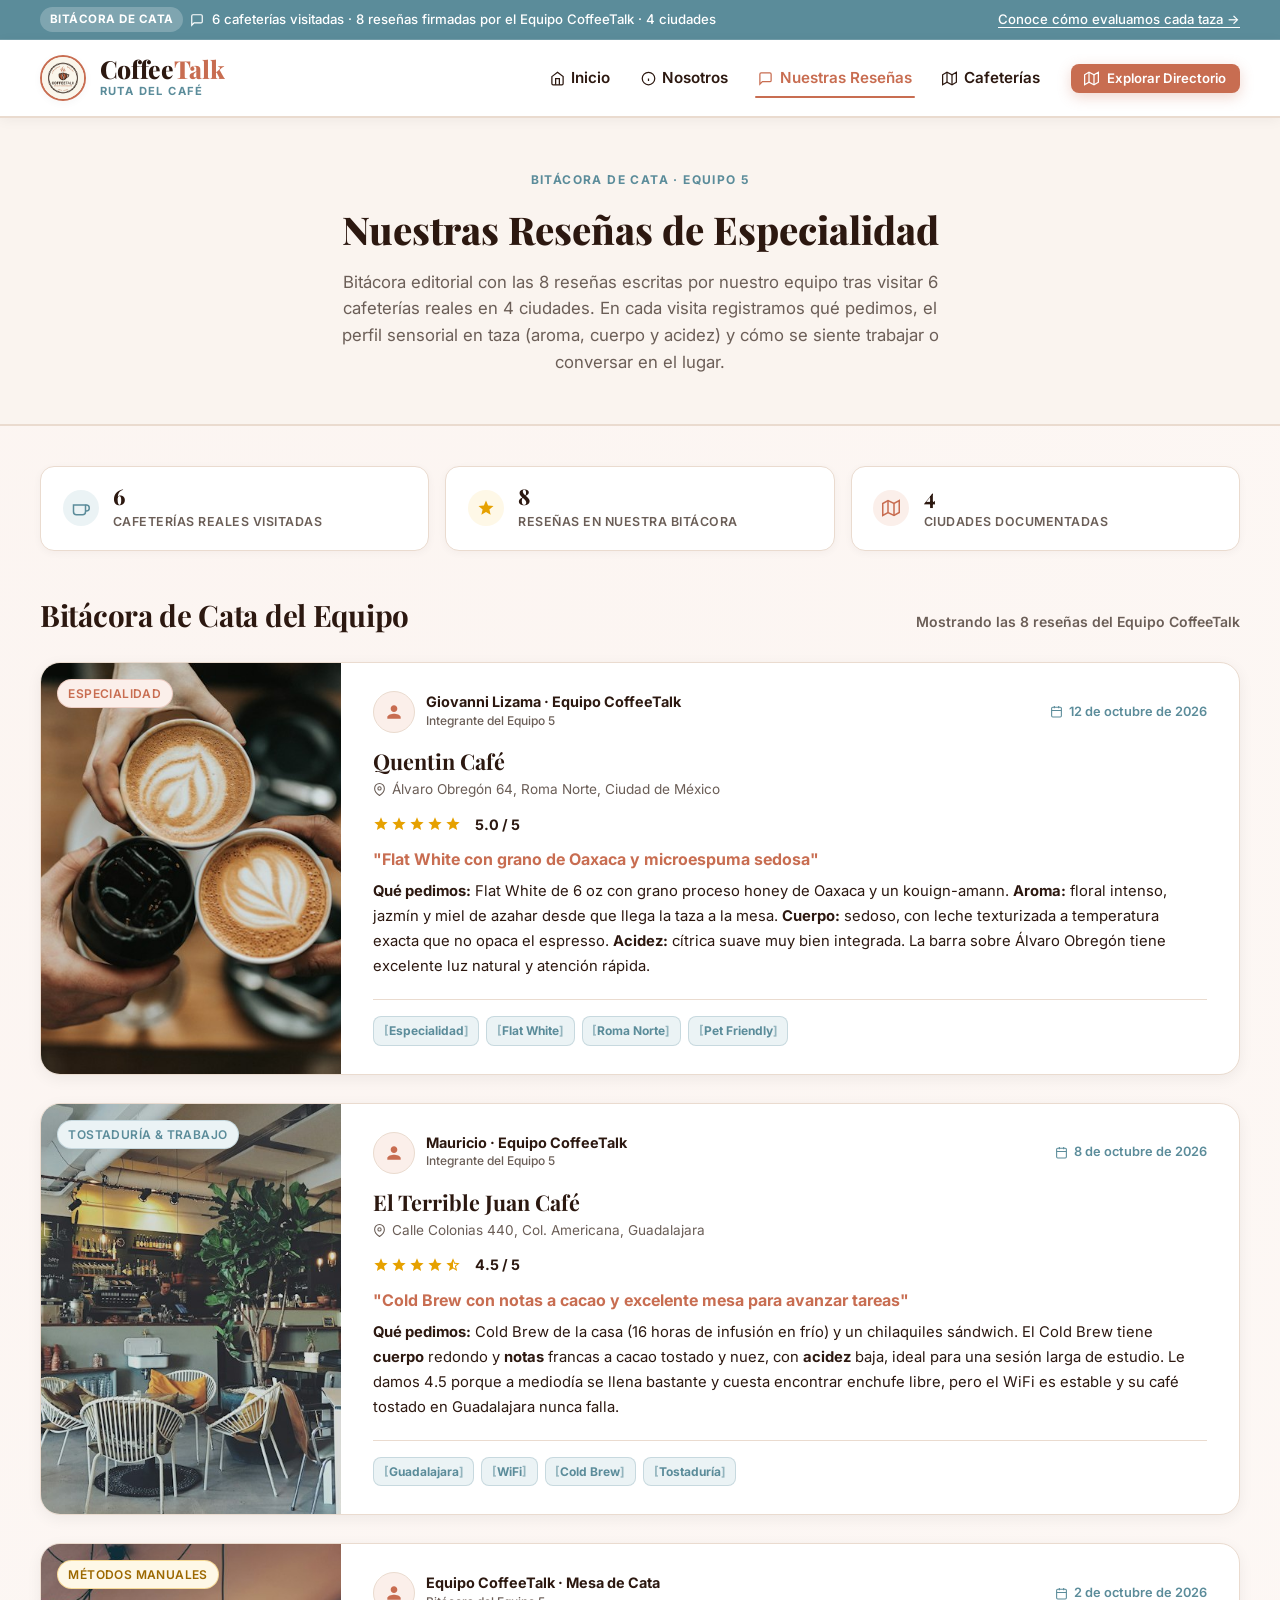
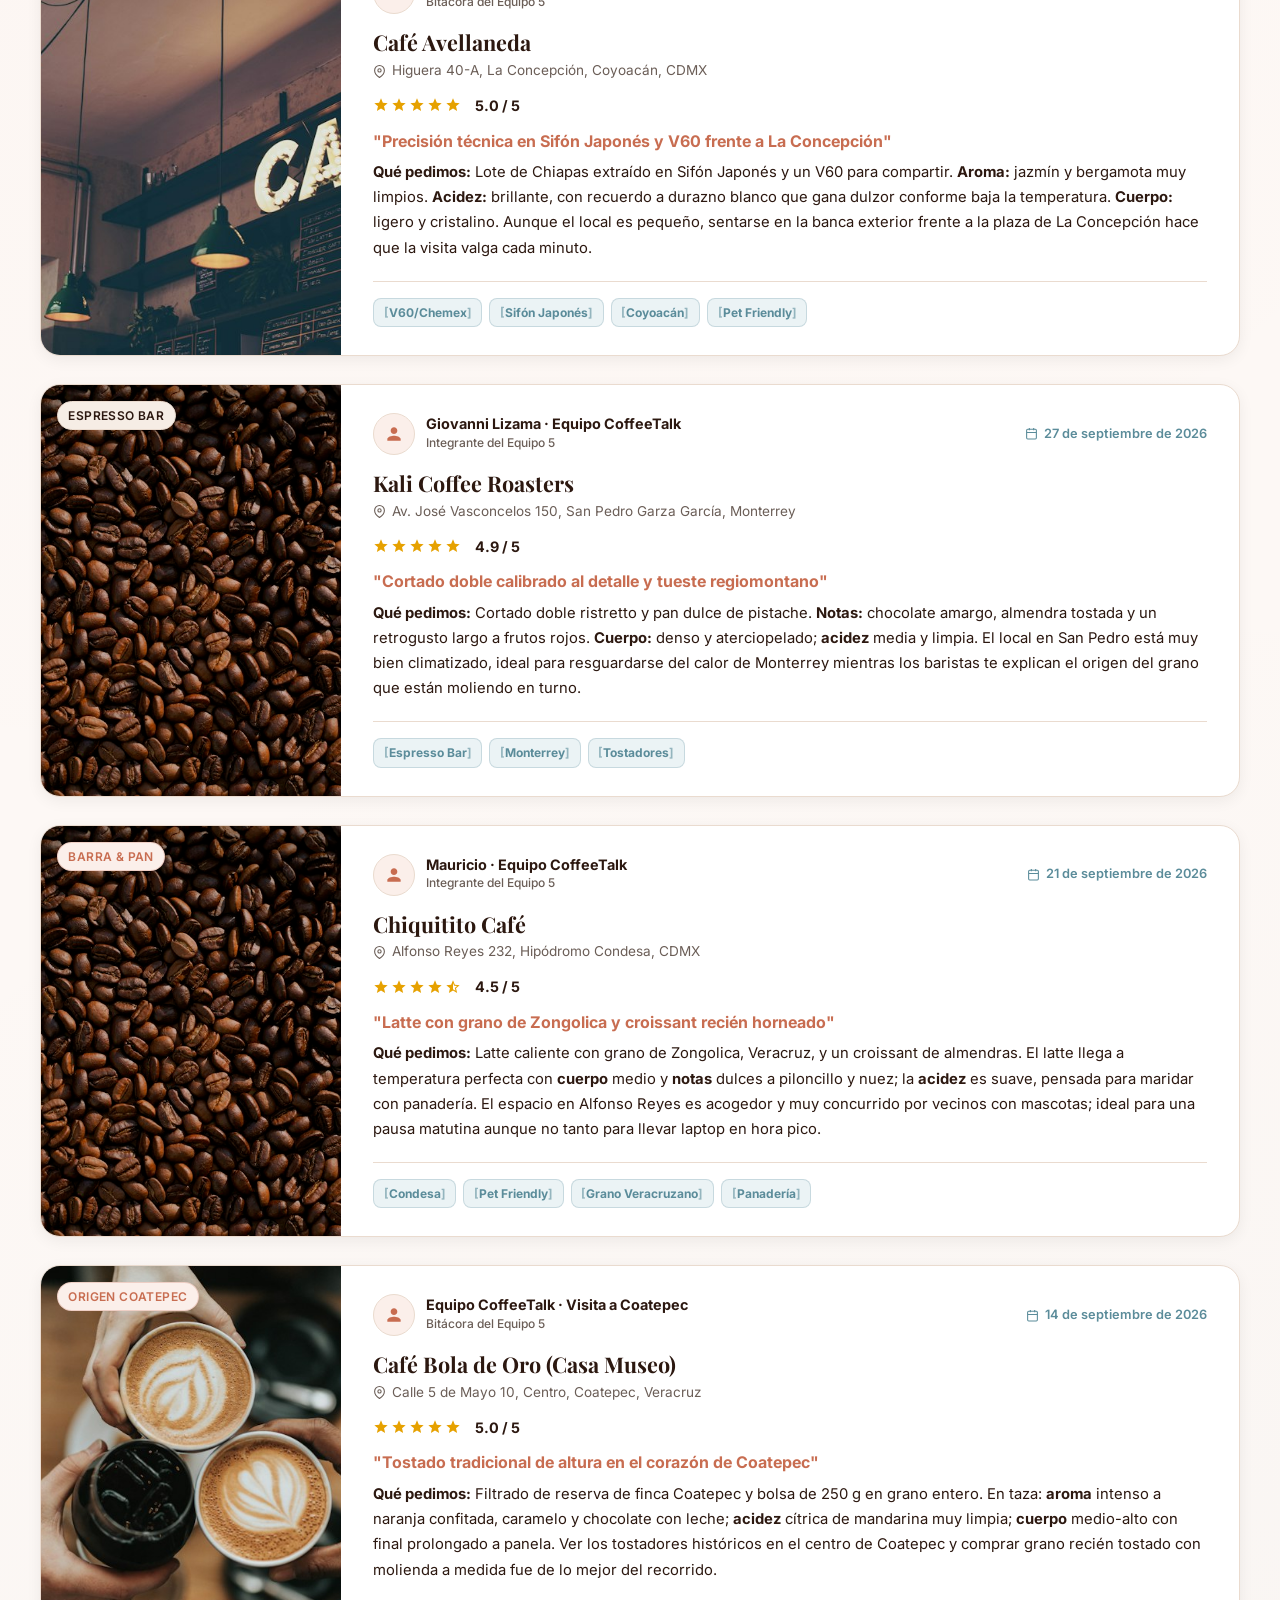
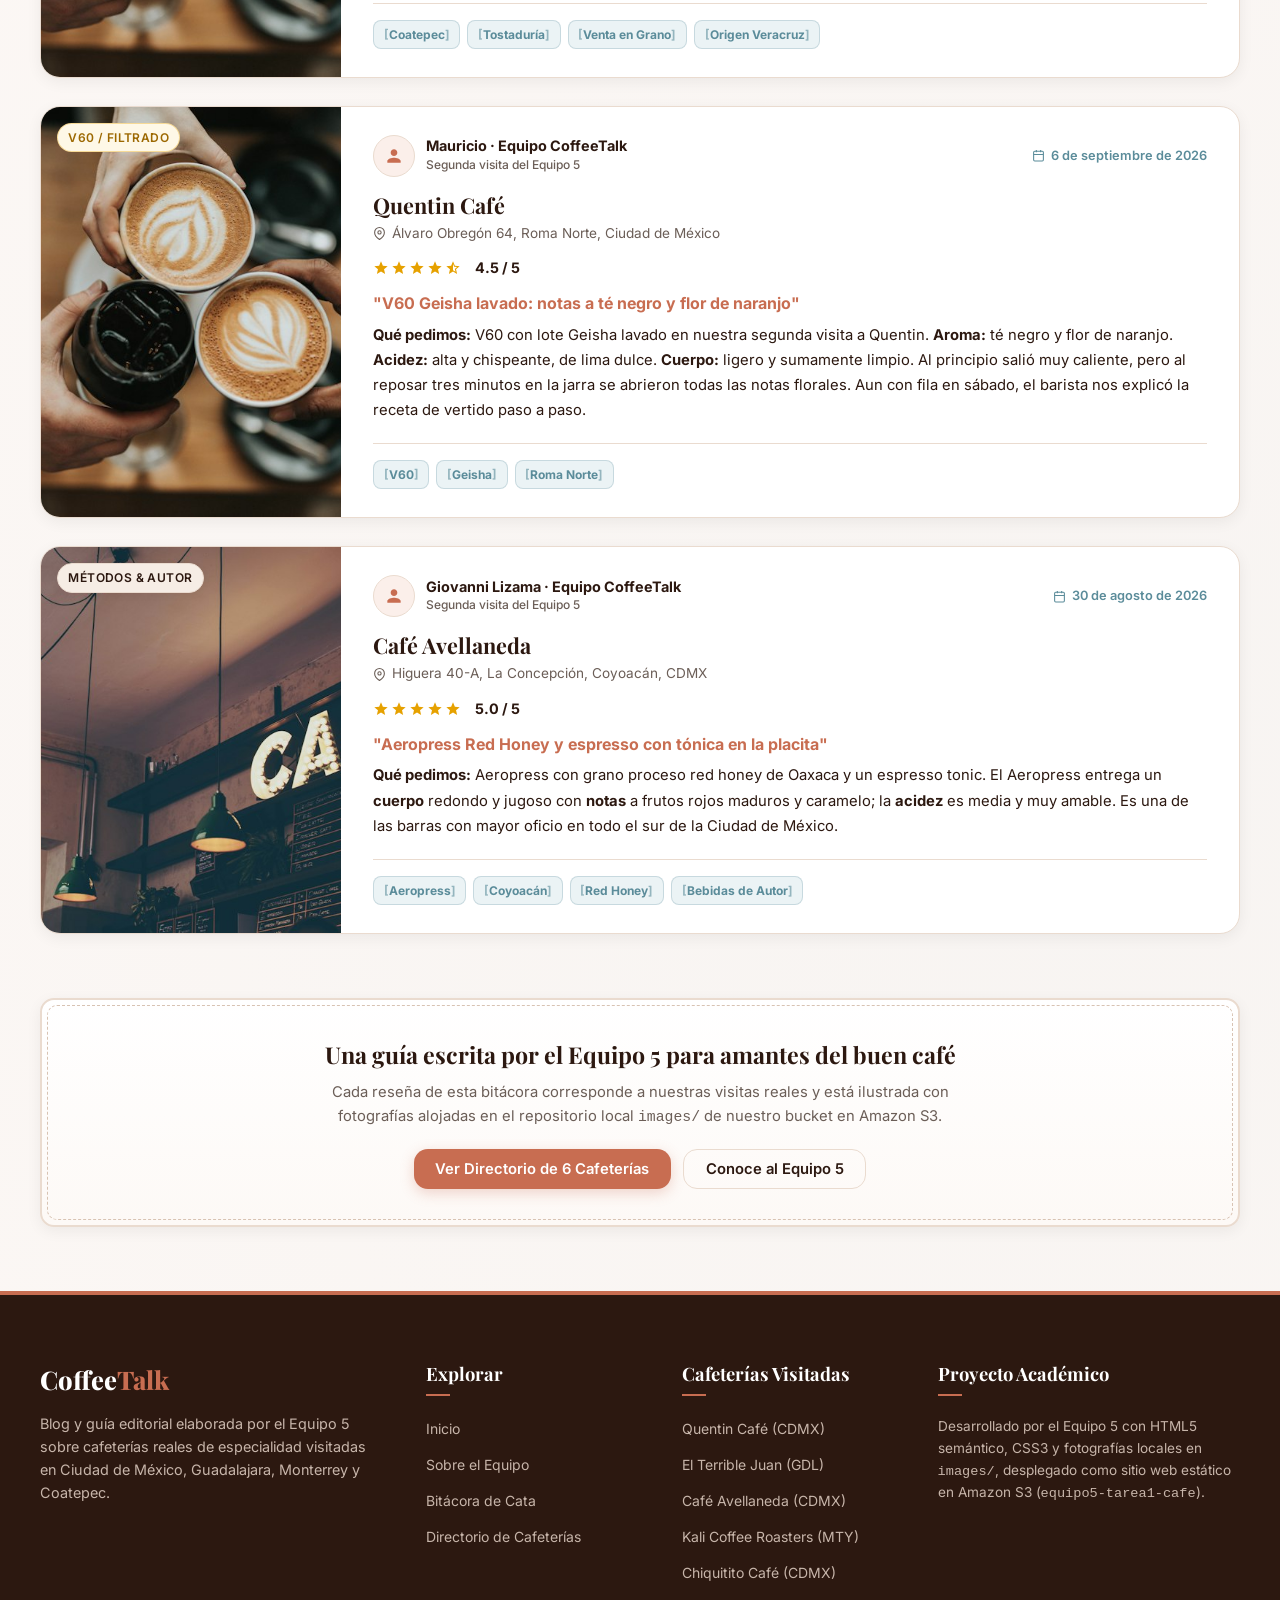
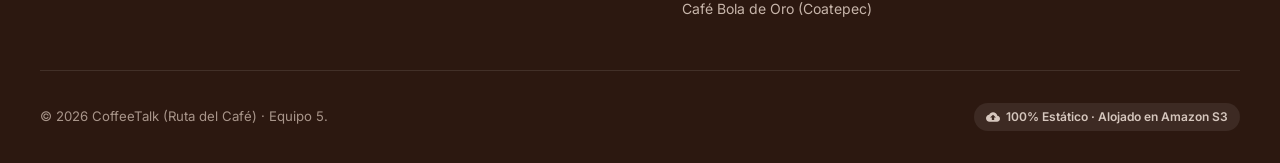
<file: resenas.html>
<!DOCTYPE html>
<html lang="es">
<head>
  <meta charset="UTF-8">
  <meta name="viewport" content="width=device-width, initial-scale=1.0">
  <title>Nuestras Reseñas — Bitácora de Cata | CoffeeTalk (Equipo 5)</title>
  <meta name="description" content="Bitácora de cata con las 8 reseñas reales escritas por el Equipo 5 sobre las 6 cafeterías visitadas en Ciudad de México, Guadalajara, Monterrey y Coatepec.">
  <link rel="stylesheet" href="styles.css?v=3.0">
  <link rel="icon" href="logo.jpg">
</head>
<body>

  <!-- Top Secondary Vintage Blue Bar -->
  <aside class="top-bar-vintage" aria-label="Avisos destacados">
    <div class="container top-bar-content">
      <div class="top-bar-item">
        <span class="top-bar-badge">Bitácora de Cata</span>
        <svg width="14" height="14" viewBox="0 0 24 24" fill="none" stroke="currentColor" stroke-width="2"><path d="M21 15a2 2 0 0 1-2 2H7l-4 4V5a2 2 0 0 1 2-2h14a2 2 0 0 1 2 2z"></path></svg>
        <span>6 cafeterías visitadas · 8 reseñas firmadas por el Equipo CoffeeTalk · 4 ciudades</span>
      </div>
      <div class="top-bar-item">
        <a href="nosotros.html" class="top-bar-link">Conoce cómo evaluamos cada taza →</a>
      </div>
    </div>
  </aside>

  <input type="checkbox" id="nav-toggle" class="nav-toggle-input" aria-label="Abrir o cerrar menú de navegación">

  <!-- Main Navigation Header -->
  <header class="main-header">
    <div class="container nav-container">

      <a href="index.html" class="brand-logo" aria-label="CoffeeTalk Inicio">
        <img src="logo.jpg" alt="CoffeeTalk Logo" class="brand-logo-img">
        <div class="logo-text-group">
          <span class="logo-title">Coffee<span>Talk</span></span>
          <span class="logo-subtitle">Ruta del Café</span>
        </div>
      </a>

      <nav class="desktop-nav" aria-label="Navegación principal">
        <ul class="nav-links-list">
          <li>
            <a href="index.html" class="nav-item-link">
              <svg width="15" height="15" viewBox="0 0 24 24" fill="none" stroke="currentColor" stroke-width="2"><path d="M3 9l9-7 9 7v11a2 2 0 0 1-2 2H5a2 2 0 0 1-2-2z"></path><polyline points="9 22 9 12 15 12 15 22"></polyline></svg>
              Inicio
            </a>
          </li>
          <li>
            <a href="nosotros.html" class="nav-item-link">
              <svg width="15" height="15" viewBox="0 0 24 24" fill="none" stroke="currentColor" stroke-width="2"><circle cx="12" cy="12" r="10"></circle><line x1="12" y1="16" x2="12" y2="12"></line><line x1="12" y1="8" x2="12.01" y2="8"></line></svg>
              Nosotros
            </a>
          </li>
          <li>
            <a href="resenas.html" class="nav-item-link active" aria-current="page">
              <svg width="15" height="15" viewBox="0 0 24 24" fill="none" stroke="currentColor" stroke-width="2"><path d="M21 15a2 2 0 0 1-2 2H7l-4 4V5a2 2 0 0 1 2-2h14a2 2 0 0 1 2 2z"></path></svg>
              Nuestras Reseñas
            </a>
          </li>
          <li>
            <a href="cafeterias.html" class="nav-item-link">
              <svg width="15" height="15" viewBox="0 0 24 24" fill="none" stroke="currentColor" stroke-width="2"><polygon points="1 6 1 22 8 18 16 22 23 18 23 2 16 6 8 2 1 6"></polygon><line x1="8" y1="2" x2="8" y2="18"></line><line x1="16" y1="6" x2="16" y2="22"></line></svg>
              Cafeterías
            </a>
          </li>
        </ul>
        <div class="nav-action-btns">
          <a href="cafeterias.html" class="btn btn-primary btn-sm">
            <svg width="15" height="15" viewBox="0 0 24 24" fill="none" stroke="currentColor" stroke-width="2"><polygon points="1 6 1 22 8 18 16 22 23 18 23 2 16 6 8 2 1 6"></polygon><line x1="8" y1="2" x2="8" y2="18"></line><line x1="16" y1="6" x2="16" y2="22"></line></svg>
            Explorar Directorio
          </a>
        </div>
      </nav>

      <label for="nav-toggle" class="hamburger-btn" aria-hidden="true">
        <span></span>
        <span></span>
        <span></span>
      </label>

    </div>
  </header>

  <!-- Mobile Drawer & Overlay -->
  <label for="nav-toggle" class="mobile-nav-overlay" aria-hidden="true"></label>
  <aside class="mobile-nav-drawer" aria-label="Menú móvil">
    <div class="drawer-header">
      <div class="drawer-brand">
        <img src="logo.jpg" alt="Logo CoffeeTalk">
        <span>CoffeeTalk</span>
      </div>
      <label for="nav-toggle" class="close-drawer-btn" aria-label="Cerrar menú">&times;</label>
    </div>
    <ul class="mobile-nav-list">
      <li>
        <a href="index.html" class="mobile-nav-link">
          <svg width="18" height="18" viewBox="0 0 24 24" fill="none" stroke="currentColor" stroke-width="2"><path d="M3 9l9-7 9 7v11a2 2 0 0 1-2 2H5a2 2 0 0 1-2-2z"></path><polyline points="9 22 9 12 15 12 15 22"></polyline></svg>
          Inicio
        </a>
      </li>
      <li>
        <a href="nosotros.html" class="mobile-nav-link">
          <svg width="18" height="18" viewBox="0 0 24 24" fill="none" stroke="currentColor" stroke-width="2"><circle cx="12" cy="12" r="10"></circle><line x1="12" y1="16" x2="12" y2="12"></line><line x1="12" y1="8" x2="12.01" y2="8"></line></svg>
          Nosotros
        </a>
      </li>
      <li>
        <a href="resenas.html" class="mobile-nav-link active">
          <svg width="18" height="18" viewBox="0 0 24 24" fill="none" stroke="currentColor" stroke-width="2"><path d="M21 15a2 2 0 0 1-2 2H7l-4 4V5a2 2 0 0 1 2-2h14a2 2 0 0 1 2 2z"></path></svg>
          Nuestras Reseñas
        </a>
      </li>
      <li>
        <a href="cafeterias.html" class="mobile-nav-link">
          <svg width="18" height="18" viewBox="0 0 24 24" fill="none" stroke="currentColor" stroke-width="2"><polygon points="1 6 1 22 8 18 16 22 23 18 23 2 16 6 8 2 1 6"></polygon><line x1="8" y1="2" x2="8" y2="18"></line><line x1="16" y1="6" x2="16" y2="22"></line></svg>
          Cafeterías
        </a>
      </li>
    </ul>
    <div class="drawer-footer">
      Guía editorial y bitácora de cata del Equipo 5. Sitio 100% estático en S3.
    </div>
  </aside>

  <main id="main-content">

    <!-- Hero de página -->
    <section class="directory-hero">
      <div class="container">
        <span class="section-kicker">Bitácora de Cata · Equipo 5</span>
        <h1 class="directory-hero-title">Nuestras Reseñas de Especialidad</h1>
        <p class="directory-hero-desc">
          Bitácora editorial con las 8 reseñas escritas por nuestro equipo tras visitar 6 cafeterías reales en 4 ciudades. En cada visita registramos qué pedimos, el perfil sensorial en taza (aroma, cuerpo y acidez) y cómo se siente trabajar o conversar en el lugar.
        </p>
      </div>
    </section>

    <div class="container">

      <!-- Resumen real de la bitácora -->
      <div class="community-summary">
        <div class="summary-box">
          <div class="widget-icon-pill">
            <svg width="18" height="18" viewBox="0 0 24 24" fill="none" stroke="currentColor" stroke-width="2"><path d="M18 8h1a4 4 0 0 1 0 8h-1"></path><path d="M2 8h16v9a4 4 0 0 1-4 4H6a4 4 0 0 1-4-4V8z"></path></svg>
          </div>
          <div>
            <span class="stat-number" style="font-size: 1.35rem;">6</span>
            <span class="stat-label" style="display: block;">Cafeterías reales visitadas</span>
          </div>
        </div>
        <div class="summary-box">
          <div class="widget-icon-pill" style="background-color: #FEF8E7; color: var(--gold-star);">
            <svg width="18" height="18" viewBox="0 0 24 24" fill="currentColor"><path d="M12 17.27L18.18 21l-1.64-7.03L22 9.24l-7.19-.61L12 2 9.19 8.63 2 9.24l5.46 4.73L5.82 21z"/></svg>
          </div>
          <div>
            <span class="stat-number" style="font-size: 1.35rem;">8</span>
            <span class="stat-label" style="display: block;">Reseñas en nuestra bitácora</span>
          </div>
        </div>
        <div class="summary-box">
          <div class="widget-icon-pill" style="background-color: var(--accent-light); color: var(--primary-accent);">
            <svg width="18" height="18" viewBox="0 0 24 24" fill="none" stroke="currentColor" stroke-width="2"><polygon points="1 6 1 22 8 18 16 22 23 18 23 2 16 6 8 2 1 6"></polygon><line x1="8" y1="2" x2="8" y2="18"></line><line x1="16" y1="6" x2="16" y2="22"></line></svg>
          </div>
          <div>
            <span class="stat-number" style="font-size: 1.35rem;">4</span>
            <span class="stat-label" style="display: block;">Ciudades documentadas</span>
          </div>
        </div>
      </div>

      <div class="feed-header-meta">
        <h2 class="section-editorial-title">Bitácora de Cata del Equipo</h2>
        <span class="feed-count-tag">Mostrando las 8 reseñas del Equipo CoffeeTalk</span>
      </div>

      <!-- Lista de 8 reseñas del equipo -->
      <section class="comment-list" aria-label="Bitácora de reseñas del equipo">

        <!-- Reseña 1 -->
        <article class="comment-card">
          <div class="comment-photo">
            <img src="images/cafe-v60.jpg" alt="Flat White servido en Quentin Café Roma Norte" loading="lazy">
            <span class="badge badge-terracotta">Especialidad</span>
          </div>
          <div class="comment-body">
            <div class="comment-meta">
              <div class="anon-identity">
                <div class="anon-avatar">
                  <svg width="20" height="20" viewBox="0 0 24 24" fill="currentColor"><path d="M12 12c2.21 0 4-1.79 4-4s-1.79-4-4-4-4 1.79-4 4 1.79 4 4 4zm0 2c-2.67 0-8 1.34-8 4v2h16v-2c0-2.66-5.33-4-8-4z"/></svg>
                </div>
                <div>
                  <span class="anon-name">Giovanni Lizama · Equipo CoffeeTalk</span>
                  <span class="anon-role">Integrante del Equipo 5</span>
                </div>
              </div>
              <span class="comment-date">
                <svg width="13" height="13" viewBox="0 0 24 24" fill="none" stroke="currentColor" stroke-width="2"><rect x="3" y="4" width="18" height="18" rx="2" ry="2"></rect><line x1="16" y1="2" x2="16" y2="6"></line><line x1="8" y1="2" x2="8" y2="6"></line><line x1="3" y1="10" x2="21" y2="10"></line></svg>
                12 de octubre de 2026
              </span>
            </div>
            <h3 class="comment-cafe"><a href="cafe-alquimia.html">Quentin Café</a></h3>
            <p class="comment-location">
              <svg width="13" height="13" viewBox="0 0 24 24" fill="none" stroke="currentColor" stroke-width="2"><path d="M21 10c0 7-9 13-9 13s-9-6-9-13a9 9 0 0 1 18 0z"></path><circle cx="12" cy="10" r="3"></circle></svg>
              Álvaro Obregón 64, Roma Norte, Ciudad de México
            </p>
            <div class="comment-rating">
              <div class="stars-group" aria-label="5 de 5 estrellas">
                <svg width="16" height="16" viewBox="0 0 24 24" fill="currentColor"><path d="M12 17.27L18.18 21l-1.64-7.03L22 9.24l-7.19-.61L12 2 9.19 8.63 2 9.24l5.46 4.73L5.82 21z"/></svg>
                <svg width="16" height="16" viewBox="0 0 24 24" fill="currentColor"><path d="M12 17.27L18.18 21l-1.64-7.03L22 9.24l-7.19-.61L12 2 9.19 8.63 2 9.24l5.46 4.73L5.82 21z"/></svg>
                <svg width="16" height="16" viewBox="0 0 24 24" fill="currentColor"><path d="M12 17.27L18.18 21l-1.64-7.03L22 9.24l-7.19-.61L12 2 9.19 8.63 2 9.24l5.46 4.73L5.82 21z"/></svg>
                <svg width="16" height="16" viewBox="0 0 24 24" fill="currentColor"><path d="M12 17.27L18.18 21l-1.64-7.03L22 9.24l-7.19-.61L12 2 9.19 8.63 2 9.24l5.46 4.73L5.82 21z"/></svg>
                <svg width="16" height="16" viewBox="0 0 24 24" fill="currentColor"><path d="M12 17.27L18.18 21l-1.64-7.03L22 9.24l-7.19-.61L12 2 9.19 8.63 2 9.24l5.46 4.73L5.82 21z"/></svg>
              </div>
              <span class="stars-score">5.0 / 5</span>
            </div>
            <h4 class="comment-headline">"Flat White con grano de Oaxaca y microespuma sedosa"</h4>
            <p class="comment-text">
              <strong>Qué pedimos:</strong> Flat White de 6 oz con grano proceso honey de Oaxaca y un kouign-amann. <strong>Aroma:</strong> floral intenso, jazmín y miel de azahar desde que llega la taza a la mesa. <strong>Cuerpo:</strong> sedoso, con leche texturizada a temperatura exacta que no opaca el espresso. <strong>Acidez:</strong> cítrica suave muy bien integrada. La barra sobre Álvaro Obregón tiene excelente luz natural y atención rápida.
            </p>
            <div class="comment-tags">
              <span class="tag">Especialidad</span>
              <span class="tag">Flat White</span>
              <span class="tag">Roma Norte</span>
              <span class="tag">Pet Friendly</span>
            </div>
          </div>
        </article>

        <!-- Reseña 2 -->
        <article class="comment-card">
          <div class="comment-photo">
            <img src="images/cold-brew.jpg" alt="Cold Brew en El Terrible Juan Café Guadalajara" loading="lazy">
            <span class="badge badge-blue">Tostaduría &amp; Trabajo</span>
          </div>
          <div class="comment-body">
            <div class="comment-meta">
              <div class="anon-identity">
                <div class="anon-avatar">
                  <svg width="20" height="20" viewBox="0 0 24 24" fill="currentColor"><path d="M12 12c2.21 0 4-1.79 4-4s-1.79-4-4-4-4 1.79-4 4 1.79 4 4 4zm0 2c-2.67 0-8 1.34-8 4v2h16v-2c0-2.66-5.33-4-8-4z"/></svg>
                </div>
                <div>
                  <span class="anon-name">Mauricio · Equipo CoffeeTalk</span>
                  <span class="anon-role">Integrante del Equipo 5</span>
                </div>
              </div>
              <span class="comment-date">
                <svg width="13" height="13" viewBox="0 0 24 24" fill="none" stroke="currentColor" stroke-width="2"><rect x="3" y="4" width="18" height="18" rx="2" ry="2"></rect><line x1="16" y1="2" x2="16" y2="6"></line><line x1="8" y1="2" x2="8" y2="6"></line><line x1="3" y1="10" x2="21" y2="10"></line></svg>
                8 de octubre de 2026
              </span>
            </div>
            <h3 class="comment-cafe"><a href="cafe-cowork-studio.html">El Terrible Juan Café</a></h3>
            <p class="comment-location">
              <svg width="13" height="13" viewBox="0 0 24 24" fill="none" stroke="currentColor" stroke-width="2"><path d="M21 10c0 7-9 13-9 13s-9-6-9-13a9 9 0 0 1 18 0z"></path><circle cx="12" cy="10" r="3"></circle></svg>
              Calle Colonias 440, Col. Americana, Guadalajara
            </p>
            <div class="comment-rating">
              <div class="stars-group" aria-label="4.5 de 5 estrellas">
                <svg width="16" height="16" viewBox="0 0 24 24" fill="currentColor"><path d="M12 17.27L18.18 21l-1.64-7.03L22 9.24l-7.19-.61L12 2 9.19 8.63 2 9.24l5.46 4.73L5.82 21z"/></svg>
                <svg width="16" height="16" viewBox="0 0 24 24" fill="currentColor"><path d="M12 17.27L18.18 21l-1.64-7.03L22 9.24l-7.19-.61L12 2 9.19 8.63 2 9.24l5.46 4.73L5.82 21z"/></svg>
                <svg width="16" height="16" viewBox="0 0 24 24" fill="currentColor"><path d="M12 17.27L18.18 21l-1.64-7.03L22 9.24l-7.19-.61L12 2 9.19 8.63 2 9.24l5.46 4.73L5.82 21z"/></svg>
                <svg width="16" height="16" viewBox="0 0 24 24" fill="currentColor"><path d="M12 17.27L18.18 21l-1.64-7.03L22 9.24l-7.19-.61L12 2 9.19 8.63 2 9.24l5.46 4.73L5.82 21z"/></svg>
                <svg width="16" height="16" viewBox="0 0 24 24" fill="currentColor"><path d="M22 9.24l-7.19-.62L12 2 9.19 8.63 2 9.24l5.46 4.73L5.82 21 12 17.27 18.18 21l-1.63-7.03L22 9.24zM12 15.4V6.1l1.71 4.04 4.38.38-3.32 2.88 1 4.28L12 15.4z"/></svg>
              </div>
              <span class="stars-score">4.5 / 5</span>
            </div>
            <h4 class="comment-headline">"Cold Brew con notas a cacao y excelente mesa para avanzar tareas"</h4>
            <p class="comment-text">
              <strong>Qué pedimos:</strong> Cold Brew de la casa (16 horas de infusión en frío) y un chilaquiles sándwich. El Cold Brew tiene <strong>cuerpo</strong> redondo y <strong>notas</strong> francas a cacao tostado y nuez, con <strong>acidez</strong> baja, ideal para una sesión larga de estudio. Le damos 4.5 porque a mediodía se llena bastante y cuesta encontrar enchufe libre, pero el WiFi es estable y su café tostado en Guadalajara nunca falla.
            </p>
            <div class="comment-tags">
              <span class="tag">Guadalajara</span>
              <span class="tag">WiFi</span>
              <span class="tag">Cold Brew</span>
              <span class="tag">Tostaduría</span>
            </div>
          </div>
        </article>

        <!-- Reseña 3 -->
        <article class="comment-card">
          <div class="comment-photo">
            <img src="images/latte-art.jpg" alt="Extracción en sifón japonés en Café Avellaneda" loading="lazy">
            <span class="badge badge-gold">Métodos Manuales</span>
          </div>
          <div class="comment-body">
            <div class="comment-meta">
              <div class="anon-identity">
                <div class="anon-avatar">
                  <svg width="20" height="20" viewBox="0 0 24 24" fill="currentColor"><path d="M12 12c2.21 0 4-1.79 4-4s-1.79-4-4-4-4 1.79-4 4 1.79 4 4 4zm0 2c-2.67 0-8 1.34-8 4v2h16v-2c0-2.66-5.33-4-8-4z"/></svg>
                </div>
                <div>
                  <span class="anon-name">Equipo CoffeeTalk · Mesa de Cata</span>
                  <span class="anon-role">Bitácora del Equipo 5</span>
                </div>
              </div>
              <span class="comment-date">
                <svg width="13" height="13" viewBox="0 0 24 24" fill="none" stroke="currentColor" stroke-width="2"><rect x="3" y="4" width="18" height="18" rx="2" ry="2"></rect><line x1="16" y1="2" x2="16" y2="6"></line><line x1="8" y1="2" x2="8" y2="6"></line><line x1="3" y1="10" x2="21" y2="10"></line></svg>
                2 de octubre de 2026
              </span>
            </div>
            <h3 class="comment-cafe"><a href="cafe-borola.html">Café Avellaneda</a></h3>
            <p class="comment-location">
              <svg width="13" height="13" viewBox="0 0 24 24" fill="none" stroke="currentColor" stroke-width="2"><path d="M21 10c0 7-9 13-9 13s-9-6-9-13a9 9 0 0 1 18 0z"></path><circle cx="12" cy="10" r="3"></circle></svg>
              Higuera 40-A, La Concepción, Coyoacán, CDMX
            </p>
            <div class="comment-rating">
              <div class="stars-group" aria-label="5 de 5 estrellas">
                <svg width="16" height="16" viewBox="0 0 24 24" fill="currentColor"><path d="M12 17.27L18.18 21l-1.64-7.03L22 9.24l-7.19-.61L12 2 9.19 8.63 2 9.24l5.46 4.73L5.82 21z"/></svg>
                <svg width="16" height="16" viewBox="0 0 24 24" fill="currentColor"><path d="M12 17.27L18.18 21l-1.64-7.03L22 9.24l-7.19-.61L12 2 9.19 8.63 2 9.24l5.46 4.73L5.82 21z"/></svg>
                <svg width="16" height="16" viewBox="0 0 24 24" fill="currentColor"><path d="M12 17.27L18.18 21l-1.64-7.03L22 9.24l-7.19-.61L12 2 9.19 8.63 2 9.24l5.46 4.73L5.82 21z"/></svg>
                <svg width="16" height="16" viewBox="0 0 24 24" fill="currentColor"><path d="M12 17.27L18.18 21l-1.64-7.03L22 9.24l-7.19-.61L12 2 9.19 8.63 2 9.24l5.46 4.73L5.82 21z"/></svg>
                <svg width="16" height="16" viewBox="0 0 24 24" fill="currentColor"><path d="M12 17.27L18.18 21l-1.64-7.03L22 9.24l-7.19-.61L12 2 9.19 8.63 2 9.24l5.46 4.73L5.82 21z"/></svg>
              </div>
              <span class="stars-score">5.0 / 5</span>
            </div>
            <h4 class="comment-headline">"Precisión técnica en Sifón Japonés y V60 frente a La Concepción"</h4>
            <p class="comment-text">
              <strong>Qué pedimos:</strong> Lote de Chiapas extraído en Sifón Japonés y un V60 para compartir. <strong>Aroma:</strong> jazmín y bergamota muy limpios. <strong>Acidez:</strong> brillante, con recuerdo a durazno blanco que gana dulzor conforme baja la temperatura. <strong>Cuerpo:</strong> ligero y cristalino. Aunque el local es pequeño, sentarse en la banca exterior frente a la plaza de La Concepción hace que la visita valga cada minuto.
            </p>
            <div class="comment-tags">
              <span class="tag">V60/Chemex</span>
              <span class="tag">Sifón Japonés</span>
              <span class="tag">Coyoacán</span>
              <span class="tag">Pet Friendly</span>
            </div>
          </div>
        </article>

        <!-- Reseña 4 -->
        <article class="comment-card">
          <div class="comment-photo">
            <img src="images/cafe-kali.jpg" alt="Cortado doble en Kali Coffee Roasters Monterrey" loading="lazy">
            <span class="badge badge-craft">Espresso Bar</span>
          </div>
          <div class="comment-body">
            <div class="comment-meta">
              <div class="anon-identity">
                <div class="anon-avatar">
                  <svg width="20" height="20" viewBox="0 0 24 24" fill="currentColor"><path d="M12 12c2.21 0 4-1.79 4-4s-1.79-4-4-4-4 1.79-4 4 1.79 4 4 4zm0 2c-2.67 0-8 1.34-8 4v2h16v-2c0-2.66-5.33-4-8-4z"/></svg>
                </div>
                <div>
                  <span class="anon-name">Giovanni Lizama · Equipo CoffeeTalk</span>
                  <span class="anon-role">Integrante del Equipo 5</span>
                </div>
              </div>
              <span class="comment-date">
                <svg width="13" height="13" viewBox="0 0 24 24" fill="none" stroke="currentColor" stroke-width="2"><rect x="3" y="4" width="18" height="18" rx="2" ry="2"></rect><line x1="16" y1="2" x2="16" y2="6"></line><line x1="8" y1="2" x2="8" y2="6"></line><line x1="3" y1="10" x2="21" y2="10"></line></svg>
                27 de septiembre de 2026
              </span>
            </div>
            <h3 class="comment-cafe"><a href="cafe-velvet.html">Kali Coffee Roasters</a></h3>
            <p class="comment-location">
              <svg width="13" height="13" viewBox="0 0 24 24" fill="none" stroke="currentColor" stroke-width="2"><path d="M21 10c0 7-9 13-9 13s-9-6-9-13a9 9 0 0 1 18 0z"></path><circle cx="12" cy="10" r="3"></circle></svg>
              Av. José Vasconcelos 150, San Pedro Garza García, Monterrey
            </p>
            <div class="comment-rating">
              <div class="stars-group" aria-label="5 de 5 estrellas">
                <svg width="16" height="16" viewBox="0 0 24 24" fill="currentColor"><path d="M12 17.27L18.18 21l-1.64-7.03L22 9.24l-7.19-.61L12 2 9.19 8.63 2 9.24l5.46 4.73L5.82 21z"/></svg>
                <svg width="16" height="16" viewBox="0 0 24 24" fill="currentColor"><path d="M12 17.27L18.18 21l-1.64-7.03L22 9.24l-7.19-.61L12 2 9.19 8.63 2 9.24l5.46 4.73L5.82 21z"/></svg>
                <svg width="16" height="16" viewBox="0 0 24 24" fill="currentColor"><path d="M12 17.27L18.18 21l-1.64-7.03L22 9.24l-7.19-.61L12 2 9.19 8.63 2 9.24l5.46 4.73L5.82 21z"/></svg>
                <svg width="16" height="16" viewBox="0 0 24 24" fill="currentColor"><path d="M12 17.27L18.18 21l-1.64-7.03L22 9.24l-7.19-.61L12 2 9.19 8.63 2 9.24l5.46 4.73L5.82 21z"/></svg>
                <svg width="16" height="16" viewBox="0 0 24 24" fill="currentColor"><path d="M12 17.27L18.18 21l-1.64-7.03L22 9.24l-7.19-.61L12 2 9.19 8.63 2 9.24l5.46 4.73L5.82 21z"/></svg>
              </div>
              <span class="stars-score">4.9 / 5</span>
            </div>
            <h4 class="comment-headline">"Cortado doble calibrado al detalle y tueste regiomontano"</h4>
            <p class="comment-text">
              <strong>Qué pedimos:</strong> Cortado doble ristretto y pan dulce de pistache. <strong>Notas:</strong> chocolate amargo, almendra tostada y un retrogusto largo a frutos rojos. <strong>Cuerpo:</strong> denso y aterciopelado; <strong>acidez</strong> media y limpia. El local en San Pedro está muy bien climatizado, ideal para resguardarse del calor de Monterrey mientras los baristas te explican el origen del grano que están moliendo en turno.
            </p>
            <div class="comment-tags">
              <span class="tag">Espresso Bar</span>
              <span class="tag">Monterrey</span>
              <span class="tag">Tostadores</span>
            </div>
          </div>
        </article>

        <!-- Reseña 5 -->
        <article class="comment-card">
          <div class="comment-photo">
            <img src="images/default.jpg" alt="Latte y pan en Chiquitito Café Condesa" loading="lazy">
            <span class="badge badge-terracotta">Barra &amp; Pan</span>
          </div>
          <div class="comment-body">
            <div class="comment-meta">
              <div class="anon-identity">
                <div class="anon-avatar">
                  <svg width="20" height="20" viewBox="0 0 24 24" fill="currentColor"><path d="M12 12c2.21 0 4-1.79 4-4s-1.79-4-4-4-4 1.79-4 4 1.79 4 4 4zm0 2c-2.67 0-8 1.34-8 4v2h16v-2c0-2.66-5.33-4-8-4z"/></svg>
                </div>
                <div>
                  <span class="anon-name">Mauricio · Equipo CoffeeTalk</span>
                  <span class="anon-role">Integrante del Equipo 5</span>
                </div>
              </div>
              <span class="comment-date">
                <svg width="13" height="13" viewBox="0 0 24 24" fill="none" stroke="currentColor" stroke-width="2"><rect x="3" y="4" width="18" height="18" rx="2" ry="2"></rect><line x1="16" y1="2" x2="16" y2="6"></line><line x1="8" y1="2" x2="8" y2="6"></line><line x1="3" y1="10" x2="21" y2="10"></line></svg>
                21 de septiembre de 2026
              </span>
            </div>
            <h3 class="comment-cafe"><a href="cafe-miga-grano.html">Chiquitito Café</a></h3>
            <p class="comment-location">
              <svg width="13" height="13" viewBox="0 0 24 24" fill="none" stroke="currentColor" stroke-width="2"><path d="M21 10c0 7-9 13-9 13s-9-6-9-13a9 9 0 0 1 18 0z"></path><circle cx="12" cy="10" r="3"></circle></svg>
              Alfonso Reyes 232, Hipódromo Condesa, CDMX
            </p>
            <div class="comment-rating">
              <div class="stars-group" aria-label="4.5 de 5 estrellas">
                <svg width="16" height="16" viewBox="0 0 24 24" fill="currentColor"><path d="M12 17.27L18.18 21l-1.64-7.03L22 9.24l-7.19-.61L12 2 9.19 8.63 2 9.24l5.46 4.73L5.82 21z"/></svg>
                <svg width="16" height="16" viewBox="0 0 24 24" fill="currentColor"><path d="M12 17.27L18.18 21l-1.64-7.03L22 9.24l-7.19-.61L12 2 9.19 8.63 2 9.24l5.46 4.73L5.82 21z"/></svg>
                <svg width="16" height="16" viewBox="0 0 24 24" fill="currentColor"><path d="M12 17.27L18.18 21l-1.64-7.03L22 9.24l-7.19-.61L12 2 9.19 8.63 2 9.24l5.46 4.73L5.82 21z"/></svg>
                <svg width="16" height="16" viewBox="0 0 24 24" fill="currentColor"><path d="M12 17.27L18.18 21l-1.64-7.03L22 9.24l-7.19-.61L12 2 9.19 8.63 2 9.24l5.46 4.73L5.82 21z"/></svg>
                <svg width="16" height="16" viewBox="0 0 24 24" fill="currentColor"><path d="M22 9.24l-7.19-.62L12 2 9.19 8.63 2 9.24l5.46 4.73L5.82 21 12 17.27 18.18 21l-1.63-7.03L22 9.24zM12 15.4V6.1l1.71 4.04 4.38.38-3.32 2.88 1 4.28L12 15.4z"/></svg>
              </div>
              <span class="stars-score">4.5 / 5</span>
            </div>
            <h4 class="comment-headline">"Latte con grano de Zongolica y croissant recién horneado"</h4>
            <p class="comment-text">
              <strong>Qué pedimos:</strong> Latte caliente con grano de Zongolica, Veracruz, y un croissant de almendras. El latte llega a temperatura perfecta con <strong>cuerpo</strong> medio y <strong>notas</strong> dulces a piloncillo y nuez; la <strong>acidez</strong> es suave, pensada para maridar con panadería. El espacio en Alfonso Reyes es acogedor y muy concurrido por vecinos con mascotas; ideal para una pausa matutina aunque no tanto para llevar laptop en hora pico.
            </p>
            <div class="comment-tags">
              <span class="tag">Condesa</span>
              <span class="tag">Pet Friendly</span>
              <span class="tag">Grano Veracruzano</span>
              <span class="tag">Panadería</span>
            </div>
          </div>
        </article>

        <!-- Reseña 6 -->
        <article class="comment-card">
          <div class="comment-photo">
            <img src="images/cafe-bola-de-oro.jpg" alt="Café recién tostado en Café Bola de Oro Coatepec" loading="lazy">
            <span class="badge badge-terracotta">Origen Coatepec</span>
          </div>
          <div class="comment-body">
            <div class="comment-meta">
              <div class="anon-identity">
                <div class="anon-avatar">
                  <svg width="20" height="20" viewBox="0 0 24 24" fill="currentColor"><path d="M12 12c2.21 0 4-1.79 4-4s-1.79-4-4-4-4 1.79-4 4 1.79 4 4 4zm0 2c-2.67 0-8 1.34-8 4v2h16v-2c0-2.66-5.33-4-8-4z"/></svg>
                </div>
                <div>
                  <span class="anon-name">Equipo CoffeeTalk · Visita a Coatepec</span>
                  <span class="anon-role">Bitácora del Equipo 5</span>
                </div>
              </div>
              <span class="comment-date">
                <svg width="13" height="13" viewBox="0 0 24 24" fill="none" stroke="currentColor" stroke-width="2"><rect x="3" y="4" width="18" height="18" rx="2" ry="2"></rect><line x1="16" y1="2" x2="16" y2="6"></line><line x1="8" y1="2" x2="8" y2="6"></line><line x1="3" y1="10" x2="21" y2="10"></line></svg>
                14 de septiembre de 2026
              </span>
            </div>
            <h3 class="comment-cafe"><a href="cafe-niebla-alta.html">Café Bola de Oro (Casa Museo)</a></h3>
            <p class="comment-location">
              <svg width="13" height="13" viewBox="0 0 24 24" fill="none" stroke="currentColor" stroke-width="2"><path d="M21 10c0 7-9 13-9 13s-9-6-9-13a9 9 0 0 1 18 0z"></path><circle cx="12" cy="10" r="3"></circle></svg>
              Calle 5 de Mayo 10, Centro, Coatepec, Veracruz
            </p>
            <div class="comment-rating">
              <div class="stars-group" aria-label="5 de 5 estrellas">
                <svg width="16" height="16" viewBox="0 0 24 24" fill="currentColor"><path d="M12 17.27L18.18 21l-1.64-7.03L22 9.24l-7.19-.61L12 2 9.19 8.63 2 9.24l5.46 4.73L5.82 21z"/></svg>
                <svg width="16" height="16" viewBox="0 0 24 24" fill="currentColor"><path d="M12 17.27L18.18 21l-1.64-7.03L22 9.24l-7.19-.61L12 2 9.19 8.63 2 9.24l5.46 4.73L5.82 21z"/></svg>
                <svg width="16" height="16" viewBox="0 0 24 24" fill="currentColor"><path d="M12 17.27L18.18 21l-1.64-7.03L22 9.24l-7.19-.61L12 2 9.19 8.63 2 9.24l5.46 4.73L5.82 21z"/></svg>
                <svg width="16" height="16" viewBox="0 0 24 24" fill="currentColor"><path d="M12 17.27L18.18 21l-1.64-7.03L22 9.24l-7.19-.61L12 2 9.19 8.63 2 9.24l5.46 4.73L5.82 21z"/></svg>
                <svg width="16" height="16" viewBox="0 0 24 24" fill="currentColor"><path d="M12 17.27L18.18 21l-1.64-7.03L22 9.24l-7.19-.61L12 2 9.19 8.63 2 9.24l5.46 4.73L5.82 21z"/></svg>
              </div>
              <span class="stars-score">5.0 / 5</span>
            </div>
            <h4 class="comment-headline">"Tostado tradicional de altura en el corazón de Coatepec"</h4>
            <p class="comment-text">
              <strong>Qué pedimos:</strong> Filtrado de reserva de finca Coatepec y bolsa de 250 g en grano entero. En taza: <strong>aroma</strong> intenso a naranja confitada, caramelo y chocolate con leche; <strong>acidez</strong> cítrica de mandarina muy limpia; <strong>cuerpo</strong> medio-alto con final prolongado a panela. Ver los tostadores históricos en el centro de Coatepec y comprar grano recién tostado con molienda a medida fue de lo mejor del recorrido.
            </p>
            <div class="comment-tags">
              <span class="tag">Coatepec</span>
              <span class="tag">Tostaduría</span>
              <span class="tag">Venta en Grano</span>
              <span class="tag">Origen Veracruz</span>
            </div>
          </div>
        </article>

        <!-- Reseña 7 -->
        <article class="comment-card">
          <div class="comment-photo">
            <img src="images/cafe-quentin.jpg" alt="V60 Geisha servido en Quentin Café" loading="lazy">
            <span class="badge badge-gold">V60 / Filtrado</span>
          </div>
          <div class="comment-body">
            <div class="comment-meta">
              <div class="anon-identity">
                <div class="anon-avatar">
                  <svg width="20" height="20" viewBox="0 0 24 24" fill="currentColor"><path d="M12 12c2.21 0 4-1.79 4-4s-1.79-4-4-4-4 1.79-4 4 1.79 4 4 4zm0 2c-2.67 0-8 1.34-8 4v2h16v-2c0-2.66-5.33-4-8-4z"/></svg>
                </div>
                <div>
                  <span class="anon-name">Mauricio · Equipo CoffeeTalk</span>
                  <span class="anon-role">Segunda visita del Equipo 5</span>
                </div>
              </div>
              <span class="comment-date">
                <svg width="13" height="13" viewBox="0 0 24 24" fill="none" stroke="currentColor" stroke-width="2"><rect x="3" y="4" width="18" height="18" rx="2" ry="2"></rect><line x1="16" y1="2" x2="16" y2="6"></line><line x1="8" y1="2" x2="8" y2="6"></line><line x1="3" y1="10" x2="21" y2="10"></line></svg>
                6 de septiembre de 2026
              </span>
            </div>
            <h3 class="comment-cafe"><a href="cafe-alquimia.html">Quentin Café</a></h3>
            <p class="comment-location">
              <svg width="13" height="13" viewBox="0 0 24 24" fill="none" stroke="currentColor" stroke-width="2"><path d="M21 10c0 7-9 13-9 13s-9-6-9-13a9 9 0 0 1 18 0z"></path><circle cx="12" cy="10" r="3"></circle></svg>
              Álvaro Obregón 64, Roma Norte, Ciudad de México
            </p>
            <div class="comment-rating">
              <div class="stars-group" aria-label="4.5 de 5 estrellas">
                <svg width="16" height="16" viewBox="0 0 24 24" fill="currentColor"><path d="M12 17.27L18.18 21l-1.64-7.03L22 9.24l-7.19-.61L12 2 9.19 8.63 2 9.24l5.46 4.73L5.82 21z"/></svg>
                <svg width="16" height="16" viewBox="0 0 24 24" fill="currentColor"><path d="M12 17.27L18.18 21l-1.64-7.03L22 9.24l-7.19-.61L12 2 9.19 8.63 2 9.24l5.46 4.73L5.82 21z"/></svg>
                <svg width="16" height="16" viewBox="0 0 24 24" fill="currentColor"><path d="M12 17.27L18.18 21l-1.64-7.03L22 9.24l-7.19-.61L12 2 9.19 8.63 2 9.24l5.46 4.73L5.82 21z"/></svg>
                <svg width="16" height="16" viewBox="0 0 24 24" fill="currentColor"><path d="M12 17.27L18.18 21l-1.64-7.03L22 9.24l-7.19-.61L12 2 9.19 8.63 2 9.24l5.46 4.73L5.82 21z"/></svg>
                <svg width="16" height="16" viewBox="0 0 24 24" fill="currentColor"><path d="M22 9.24l-7.19-.62L12 2 9.19 8.63 2 9.24l5.46 4.73L5.82 21 12 17.27 18.18 21l-1.63-7.03L22 9.24zM12 15.4V6.1l1.71 4.04 4.38.38-3.32 2.88 1 4.28L12 15.4z"/></svg>
              </div>
              <span class="stars-score">4.5 / 5</span>
            </div>
            <h4 class="comment-headline">"V60 Geisha lavado: notas a té negro y flor de naranjo"</h4>
            <p class="comment-text">
              <strong>Qué pedimos:</strong> V60 con lote Geisha lavado en nuestra segunda visita a Quentin. <strong>Aroma:</strong> té negro y flor de naranjo. <strong>Acidez:</strong> alta y chispeante, de lima dulce. <strong>Cuerpo:</strong> ligero y sumamente limpio. Al principio salió muy caliente, pero al reposar tres minutos en la jarra se abrieron todas las notas florales. Aun con fila en sábado, el barista nos explicó la receta de vertido paso a paso.
            </p>
            <div class="comment-tags">
              <span class="tag">V60</span>
              <span class="tag">Geisha</span>
              <span class="tag">Roma Norte</span>
            </div>
          </div>
        </article>

        <!-- Reseña 8 -->
        <article class="comment-card">
          <div class="comment-photo">
            <img src="images/cafe-avellaneda.jpg" alt="Aeropress servido en Café Avellaneda Coyoacán" loading="lazy">
            <span class="badge badge-craft">Métodos &amp; Autor</span>
          </div>
          <div class="comment-body">
            <div class="comment-meta">
              <div class="anon-identity">
                <div class="anon-avatar">
                  <svg width="20" height="20" viewBox="0 0 24 24" fill="currentColor"><path d="M12 12c2.21 0 4-1.79 4-4s-1.79-4-4-4-4 1.79-4 4 1.79 4 4 4zm0 2c-2.67 0-8 1.34-8 4v2h16v-2c0-2.66-5.33-4-8-4z"/></svg>
                </div>
                <div>
                  <span class="anon-name">Giovanni Lizama · Equipo CoffeeTalk</span>
                  <span class="anon-role">Segunda visita del Equipo 5</span>
                </div>
              </div>
              <span class="comment-date">
                <svg width="13" height="13" viewBox="0 0 24 24" fill="none" stroke="currentColor" stroke-width="2"><rect x="3" y="4" width="18" height="18" rx="2" ry="2"></rect><line x1="16" y1="2" x2="16" y2="6"></line><line x1="8" y1="2" x2="8" y2="6"></line><line x1="3" y1="10" x2="21" y2="10"></line></svg>
                30 de agosto de 2026
              </span>
            </div>
            <h3 class="comment-cafe"><a href="cafe-borola.html">Café Avellaneda</a></h3>
            <p class="comment-location">
              <svg width="13" height="13" viewBox="0 0 24 24" fill="none" stroke="currentColor" stroke-width="2"><path d="M21 10c0 7-9 13-9 13s-9-6-9-13a9 9 0 0 1 18 0z"></path><circle cx="12" cy="10" r="3"></circle></svg>
              Higuera 40-A, La Concepción, Coyoacán, CDMX
            </p>
            <div class="comment-rating">
              <div class="stars-group" aria-label="5 de 5 estrellas">
                <svg width="16" height="16" viewBox="0 0 24 24" fill="currentColor"><path d="M12 17.27L18.18 21l-1.64-7.03L22 9.24l-7.19-.61L12 2 9.19 8.63 2 9.24l5.46 4.73L5.82 21z"/></svg>
                <svg width="16" height="16" viewBox="0 0 24 24" fill="currentColor"><path d="M12 17.27L18.18 21l-1.64-7.03L22 9.24l-7.19-.61L12 2 9.19 8.63 2 9.24l5.46 4.73L5.82 21z"/></svg>
                <svg width="16" height="16" viewBox="0 0 24 24" fill="currentColor"><path d="M12 17.27L18.18 21l-1.64-7.03L22 9.24l-7.19-.61L12 2 9.19 8.63 2 9.24l5.46 4.73L5.82 21z"/></svg>
                <svg width="16" height="16" viewBox="0 0 24 24" fill="currentColor"><path d="M12 17.27L18.18 21l-1.64-7.03L22 9.24l-7.19-.61L12 2 9.19 8.63 2 9.24l5.46 4.73L5.82 21z"/></svg>
                <svg width="16" height="16" viewBox="0 0 24 24" fill="currentColor"><path d="M12 17.27L18.18 21l-1.64-7.03L22 9.24l-7.19-.61L12 2 9.19 8.63 2 9.24l5.46 4.73L5.82 21z"/></svg>
              </div>
              <span class="stars-score">5.0 / 5</span>
            </div>
            <h4 class="comment-headline">"Aeropress Red Honey y espresso con tónica en la placita"</h4>
            <p class="comment-text">
              <strong>Qué pedimos:</strong> Aeropress con grano proceso red honey de Oaxaca y un espresso tonic. El Aeropress entrega un <strong>cuerpo</strong> redondo y jugoso con <strong>notas</strong> a frutos rojos maduros y caramelo; la <strong>acidez</strong> es media y muy amable. Es una de las barras con mayor oficio en todo el sur de la Ciudad de México.
            </p>
            <div class="comment-tags">
              <span class="tag">Aeropress</span>
              <span class="tag">Coyoacán</span>
              <span class="tag">Red Honey</span>
              <span class="tag">Bebidas de Autor</span>
            </div>
          </div>
        </article>

      </section>

      <!-- Cierre editorial del equipo -->
      <div class="sidebar-widget-card vintage-frame" style="margin-bottom: 4rem; text-align: center; padding: 2.25rem 1.5rem;">
        <h3 style="font-family: var(--font-editorial); font-size: 1.45rem; color: var(--primary-dark); margin-bottom: 0.5rem; position: relative; z-index: 1;">Una guía escrita por el Equipo 5 para amantes del buen café</h3>
        <p style="font-size: 0.925rem; color: var(--text-muted); max-width: 620px; margin: 0 auto 1.25rem auto; line-height: 1.6; position: relative; z-index: 1;">
          Cada reseña de esta bitácora corresponde a nuestras visitas reales y está ilustrada con fotografías alojadas en el repositorio local <code>images/</code> de nuestro bucket en Amazon S3.
        </p>
        <div style="display: flex; gap: 0.75rem; justify-content: center; flex-wrap: wrap; position: relative; z-index: 1;">
          <a href="cafeterias.html" class="btn btn-primary">Ver Directorio de 6 Cafeterías</a>
          <a href="nosotros.html" class="btn btn-outline">Conoce al Equipo 5</a>
        </div>
      </div>

    </div>
  </main>

  <!-- Global Footer -->
  <footer class="main-footer">
    <div class="container">
      <div class="footer-grid">
        <div>
          <h3 class="footer-brand-title">Coffee<span>Talk</span></h3>
          <p class="footer-brand-text">
            Blog y guía editorial elaborada por el Equipo 5 sobre cafeterías reales de especialidad visitadas en Ciudad de México, Guadalajara, Monterrey y Coatepec.
          </p>
        </div>

        <div>
          <h4 class="footer-col-title">Explorar</h4>
          <ul class="footer-nav-list">
            <li><a href="index.html" class="footer-nav-link">Inicio</a></li>
            <li><a href="nosotros.html" class="footer-nav-link">Sobre el Equipo</a></li>
            <li><a href="resenas.html" class="footer-nav-link">Bitácora de Cata</a></li>
            <li><a href="cafeterias.html" class="footer-nav-link">Directorio de Cafeterías</a></li>
          </ul>
        </div>

        <div>
          <h4 class="footer-col-title">Cafeterías Visitadas</h4>
          <ul class="footer-nav-list">
            <li><a href="cafe-alquimia.html" class="footer-nav-link">Quentin Café (CDMX)</a></li>
            <li><a href="cafe-cowork-studio.html" class="footer-nav-link">El Terrible Juan (GDL)</a></li>
            <li><a href="cafe-borola.html" class="footer-nav-link">Café Avellaneda (CDMX)</a></li>
            <li><a href="cafe-velvet.html" class="footer-nav-link">Kali Coffee Roasters (MTY)</a></li>
            <li><a href="cafe-miga-grano.html" class="footer-nav-link">Chiquitito Café (CDMX)</a></li>
            <li><a href="cafe-niebla-alta.html" class="footer-nav-link">Café Bola de Oro (Coatepec)</a></li>
          </ul>
        </div>

        <div>
          <h4 class="footer-col-title">Proyecto Académico</h4>
          <p style="font-size: 0.85rem; color: #C7B5AA; line-height: 1.6;">
            Desarrollado por el Equipo 5 con HTML5 semántico, CSS3 y fotografías locales en <code>images/</code>, desplegado como sitio web estático en Amazon S3 (<code>equipo5-tarea1-cafe</code>).
          </p>
        </div>
      </div>

      <div class="footer-bottom-bar">
        <span>&copy; 2026 CoffeeTalk (Ruta del Café) · Equipo 5.</span>
        <div class="s3-static-badge">
          <svg width="14" height="14" viewBox="0 0 24 24" fill="currentColor"><path d="M19.35 10.04C18.67 6.59 15.64 4 12 4 9.11 4 6.6 5.64 5.35 8.04 2.34 8.36 0 10.91 0 14c0 3.31 2.69 6 6 6h13c2.76 0 5-2.24 5-5 0-2.64-2.05-4.78-4.65-4.96zM14 13v4h-4v-4H7l5-5 5 5h-3z"/></svg>
          100% Estático · Alojado en Amazon S3
        </div>
      </div>
    </div>
  </footer>

</body>
</html>
</file>
<file: styles.css>
/* ==========================================================================
   COFFEETALK (RUTA DEL CAFÉ) - DESIGN SYSTEM & GLOBAL STYLES
   Aesthetic: Fusion of Caribou Coffee artisan/retro warmth & Modern Baristas block architecture
   ========================================================================== */

@import url('https://fonts.googleapis.com/css2?family=Inter:wght@300;400;500;600;700&family=Playfair+Display:ital,wght@0,500;0,600;0,700;0,800;1,400;1,600;1,700&display=swap');

/* --- CSS Variables --- */
:root {
  /* Required Core Palette */
  --primary-dark: #2C1810;          /* Deep Espresso for main text, headers, footer */
  --primary-accent: #C86D51;        /* Terracotta / Roast for primary buttons & highlights */
  --secondary-blue: #5B8C9A;        /* Vintage Washed Blue (Caribou style) for badges & banners */
  --bg-light: #FDF8F5;              /* Soft Cream background */
  --bg-card: #FFFFFF;               /* Pure White card containers */
  --gold-star: #E6A100;             /* Warm Gold for star ratings */
  --text-muted: #6B5E57;            /* Coffee Gray for secondary text & metadata */

  /* Supplementary Artisan Shades */
  --primary-accent-hover: #AF573C;  /* Deeper roast hover */
  --secondary-blue-hover: #48727E;  /* Deeper vintage blue */
  --secondary-blue-light: #EBF3F5;  /* Soft wash blue for pills */
  --accent-light: #FBEFEA;          /* Warm terracotta wash */
  --border-craft: #EADBCF;          /* Subtle warm craft border */
  --border-double: #D8C3B3;         /* Double border inner tone */
  --sand-tone: #F6EDE5;             /* Warmer section background */
  --dark-surface: #1E100A;          /* Very deep roasted coffee surface */

  /* Typography */
  --font-editorial: 'Playfair Display', Georgia, serif;
  --font-sans: 'Inter', -apple-system, BlinkMacSystemFont, 'Segoe UI', Roboto, sans-serif;

  /* Shadows & Elevation */
  --shadow-sm: 0 2px 8px rgba(44, 24, 16, 0.04);
  --shadow-card: 0 4px 15px rgba(0, 0, 0, 0.06);
  --shadow-hover: 0 12px 28px rgba(44, 24, 16, 0.12);
  --shadow-drawer: -6px 0 25px rgba(44, 24, 16, 0.18);

  /* Borders & Radius (Warm, rounded, comfortable) */
  --radius-sm: 8px;
  --radius-md: 14px;
  --radius-lg: 20px;
  --radius-xl: 28px;
  --radius-full: 9999px;

  /* Transitions */
  --trans-fast: 0.18s cubic-bezier(0.16, 1, 0.3, 1);
  --trans-smooth: 0.3s cubic-bezier(0.2, 0.8, 0.2, 1);
}

/* --- Global Reset --- */
*, *::before, *::after {
  box-sizing: border-box;
  margin: 0;
  padding: 0;
}

html {
  font-size: 16px;
  scroll-behavior: smooth;
  -webkit-font-smoothing: antialiased;
}

body {
  font-family: var(--font-sans);
  background-color: var(--bg-light);
  color: var(--primary-dark);
  line-height: 1.6;
  min-height: 100vh;
  display: flex;
  flex-direction: column;
  position: relative;
  background-image: 
    radial-gradient(circle at 15% 15%, rgba(200, 109, 81, 0.025) 0%, transparent 40%),
    radial-gradient(circle at 85% 80%, rgba(91, 140, 154, 0.035) 0%, transparent 45%);
}

img {
  max-width: 100%;
  height: auto;
  display: block;
}

a {
  color: inherit;
  text-decoration: none;
  transition: color var(--trans-fast), background-color var(--trans-fast);
}

button, input, select, textarea {
  font-family: inherit;
  font-size: inherit;
  color: inherit;
}

button {
  cursor: pointer;
  border: none;
  background: none;
}

/* Container */
.container {
  width: 100%;
  max-width: 1240px;
  margin-left: auto;
  margin-right: auto;
  padding-left: 1.25rem;
  padding-right: 1.25rem;
}

@media (min-width: 1400px) {
  .container {
    max-width: 1320px;
  }
}

/* ==========================================================================
   HEADER & NAVIGATION
   ========================================================================== */

/* Top Secondary Vintage Blue Bar */
.top-bar-vintage {
  background-color: var(--secondary-blue);
  color: #FFFFFF;
  font-size: 0.825rem;
  padding: 0.45rem 0;
  border-bottom: 1px solid rgba(255, 255, 255, 0.15);
}

.top-bar-content {
  display: flex;
  justify-content: space-between;
  align-items: center;
  flex-wrap: wrap;
  gap: 0.5rem;
}

.top-bar-item {
  display: inline-flex;
  align-items: center;
  gap: 0.45rem;
  font-weight: 500;
}

.top-bar-badge {
  background-color: rgba(255, 255, 255, 0.22);
  padding: 0.2rem 0.6rem;
  border-radius: var(--radius-full);
  font-size: 0.725rem;
  text-transform: uppercase;
  letter-spacing: 0.5px;
  font-weight: 700;
}

.top-bar-link {
  color: #FFFFFF;
  text-decoration: underline;
  text-underline-offset: 3px;
  transition: opacity var(--trans-fast);
}

.top-bar-link:hover {
  opacity: 0.85;
}

/* Main Header */
.main-header {
  background-color: #FFFFFF;
  border-bottom: 2px solid var(--border-craft);
  position: sticky;
  top: 0;
  z-index: 100;
  box-shadow: 0 2px 12px rgba(44, 24, 16, 0.05);
}

.nav-container {
  display: flex;
  align-items: center;
  justify-content: space-between;
  height: 76px;
}

/* Brand Logo with AI-Generated Emblem */
.brand-logo {
  display: flex;
  align-items: center;
  gap: 0.85rem;
  text-decoration: none;
}

.brand-logo-img {
  width: 46px;
  height: 46px;
  border-radius: var(--radius-full);
  object-fit: cover;
  border: 2px solid var(--primary-accent);
  box-shadow: var(--shadow-sm);
  transition: transform var(--trans-smooth);
}

.brand-logo:hover .brand-logo-img {
  transform: rotate(-6deg) scale(1.06);
}

.logo-text-group {
  display: flex;
  flex-direction: column;
}

.logo-title {
  font-family: var(--font-editorial);
  font-size: 1.55rem;
  font-weight: 800;
  color: var(--primary-dark);
  line-height: 1.1;
  letter-spacing: -0.3px;
}

.logo-title span {
  color: var(--primary-accent);
}

.logo-subtitle {
  font-size: 0.7rem;
  font-weight: 700;
  text-transform: uppercase;
  letter-spacing: 1.4px;
  color: var(--secondary-blue);
  margin-top: 1px;
}

/* Desktop Navigation Menu */
.desktop-nav {
  display: none;
  align-items: center;
  gap: 1.75rem;
}

.nav-links-list {
  display: flex;
  align-items: center;
  list-style: none;
  gap: 1.5rem;
}

.nav-item-link {
  font-size: 0.95rem;
  font-weight: 600;
  color: var(--primary-dark);
  padding: 0.5rem 0.2rem;
  position: relative;
  transition: color var(--trans-fast);
  display: inline-flex;
  align-items: center;
  gap: 0.4rem;
}

.nav-item-link::after {
  content: '';
  position: absolute;
  bottom: 0;
  left: 0;
  width: 0%;
  height: 2.5px;
  background-color: var(--primary-accent);
  transition: width var(--trans-smooth);
  border-radius: 2px;
}

.nav-item-link:hover,
.nav-item-link.active {
  color: var(--primary-accent);
}

.nav-item-link.active::after,
.nav-item-link:hover::after {
  width: 100%;
}

.nav-action-btns {
  display: flex;
  align-items: center;
  gap: 0.75rem;
}

/* Mobile Hamburger Toggle (CSS-only, sin JavaScript) */
.nav-toggle-input {
  position: absolute;
  opacity: 0;
  width: 0;
  height: 0;
  pointer-events: none;
}

.hamburger-btn {
  cursor: pointer;
  display: flex;
  flex-direction: column;
  justify-content: center;
  align-items: center;
  gap: 5px;
  width: 42px;
  height: 42px;
  border-radius: var(--radius-sm);
  background-color: var(--sand-tone);
  border: 1px solid var(--border-craft);
  transition: background-color var(--trans-fast);
}

.hamburger-btn span {
  display: block;
  height: 2.5px;
  width: 22px;
  background-color: var(--primary-dark);
  border-radius: 2px;
  transition: transform var(--trans-smooth), opacity var(--trans-smooth);
}

.nav-toggle-input:checked ~ .main-header .hamburger-btn span:nth-child(1) {
  transform: translateY(7.5px) rotate(45deg);
}

.nav-toggle-input:checked ~ .main-header .hamburger-btn span:nth-child(2) {
  opacity: 0;
}

.nav-toggle-input:checked ~ .main-header .hamburger-btn span:nth-child(3) {
  transform: translateY(-7.5px) rotate(-45deg);
}

.nav-toggle-input:focus-visible ~ .main-header .hamburger-btn {
  outline: 2px solid var(--primary-accent);
  outline-offset: 2px;
}

/* Mobile Drawer */
.mobile-nav-drawer {
  position: fixed;
  top: 0;
  right: -100%;
  width: 82%;
  max-width: 340px;
  height: 100vh;
  background-color: #FFFFFF;
  box-shadow: var(--shadow-drawer);
  z-index: 101;
  display: flex;
  flex-direction: column;
  padding: 3rem 1.75rem 2rem 1.75rem;
  transition: right var(--trans-smooth);
  overflow-y: auto;
  border-left: 2px solid var(--border-craft);
}

.nav-toggle-input:checked ~ .mobile-nav-drawer {
  right: 0;
}

.drawer-header {
  display: flex;
  justify-content: space-between;
  align-items: center;
  border-bottom: 1px solid var(--border-craft);
  padding-bottom: 1rem;
}

.drawer-brand {
  display: flex;
  align-items: center;
  gap: 0.65rem;
  font-family: var(--font-editorial);
  font-size: 1.3rem;
  font-weight: 800;
  color: var(--primary-dark);
}

.drawer-brand img {
  width: 38px;
  height: 38px;
  border-radius: 50%;
  object-fit: cover;
  border: 2px solid var(--primary-accent);
}

.close-drawer-btn {
  cursor: pointer;
  font-size: 1.75rem;
  line-height: 1;
  color: var(--text-muted);
  width: 36px;
  height: 36px;
  display: flex;
  align-items: center;
  justify-content: center;
  border-radius: var(--radius-full);
  transition: background-color var(--trans-fast), color var(--trans-fast);
}

.close-drawer-btn:hover {
  background-color: var(--accent-light);
  color: var(--primary-accent);
}

.drawer-footer {
  margin-top: auto;
  padding-top: 1.5rem;
  border-top: 1px solid var(--border-craft);
  font-size: 0.8rem;
  color: var(--text-muted);
  line-height: 1.5;
}

.mobile-nav-overlay {
  position: fixed;
  top: 0;
  left: 0;
  width: 100vw;
  height: 100vh;
  background-color: rgba(44, 24, 16, 0.5);
  backdrop-filter: blur(4px);
  z-index: 100;
  opacity: 0;
  pointer-events: none;
  transition: opacity var(--trans-smooth);
}

.nav-toggle-input:checked ~ .mobile-nav-overlay {
  opacity: 1;
  pointer-events: auto;
  cursor: pointer;
}

.mobile-nav-list {
  list-style: none;
  display: flex;
  flex-direction: column;
  gap: 0.85rem;
  margin-top: 1.5rem;
  margin-bottom: 2rem;
}

.mobile-nav-link {
  display: flex;
  align-items: center;
  gap: 0.85rem;
  font-size: 1.05rem;
  font-weight: 700;
  color: var(--primary-dark);
  padding: 0.75rem 0.85rem;
  border-radius: var(--radius-sm);
  transition: background var(--trans-fast), color var(--trans-fast);
}

.mobile-nav-link.active,
.mobile-nav-link:hover {
  color: var(--primary-accent);
  background-color: var(--accent-light);
}

@media (min-width: 900px) {
  .desktop-nav {
    display: flex;
  }
  .hamburger-btn {
    display: none;
  }
}

/* ==========================================================================
   BUTTONS & BADGES
   ========================================================================== */
.btn {
  display: inline-flex;
  align-items: center;
  justify-content: center;
  gap: 0.5rem;
  font-weight: 600;
  font-size: 0.925rem;
  padding: 0.7rem 1.35rem;
  border-radius: var(--radius-md);
  transition: transform var(--trans-fast), box-shadow var(--trans-fast), background-color var(--trans-fast), color var(--trans-fast);
  white-space: nowrap;
  line-height: 1;
}

.btn:active {
  transform: scale(0.98);
}

.btn-primary {
  background-color: var(--primary-accent);
  color: #FFFFFF;
  box-shadow: 0 4px 14px rgba(200, 109, 81, 0.28);
}

.btn-primary:hover {
  background-color: var(--primary-accent-hover);
  transform: translateY(-2px);
  box-shadow: 0 6px 18px rgba(200, 109, 81, 0.38);
}

.btn-secondary {
  background-color: var(--secondary-blue);
  color: #FFFFFF;
}

.btn-secondary:hover {
  background-color: var(--secondary-blue-hover);
  transform: translateY(-2px);
}

.btn-outline {
  background-color: transparent;
  color: var(--primary-dark);
  border: 1.5px solid var(--border-craft);
}

.btn-outline:hover {
  border-color: var(--primary-dark);
  background-color: var(--sand-tone);
}

.btn-sm {
  padding: 0.45rem 0.85rem;
  font-size: 0.825rem;
  border-radius: var(--radius-sm);
}

.btn-lg {
  padding: 0.9rem 1.75rem;
  font-size: 1.05rem;
  border-radius: var(--radius-md);
}

/* Badges */
.badge {
  display: inline-flex;
  align-items: center;
  gap: 0.35rem;
  padding: 0.25rem 0.65rem;
  font-size: 0.75rem;
  font-weight: 600;
  border-radius: var(--radius-full);
  text-transform: uppercase;
  letter-spacing: 0.4px;
}

.badge-blue {
  background-color: var(--secondary-blue-light);
  color: var(--secondary-blue);
  border: 1px solid rgba(91, 140, 154, 0.25);
}

.badge-terracotta {
  background-color: var(--accent-light);
  color: var(--primary-accent);
  border: 1px solid rgba(200, 109, 81, 0.25);
}

.badge-gold {
  background-color: #FEF8E7;
  color: #9C6800;
  border: 1px solid rgba(230, 161, 0, 0.35);
}

.badge-craft {
  background-color: var(--sand-tone);
  color: var(--primary-dark);
  border: 1px solid var(--border-craft);
}

/* Star Rating Element */
.stars-group {
  display: inline-flex;
  align-items: center;
  gap: 2px;
  color: var(--gold-star);
}

.stars-score {
  font-size: 0.9rem;
  font-weight: 700;
  color: var(--primary-dark);
  margin-left: 0.35rem;
}

/* ==========================================================================
   HERO SECTION (Editorial Style with Rich Contrast & Visual Warmth)
   ========================================================================== */
.hero-editorial {
  position: relative;
  background-color: #FAF4EF;
  border-bottom: 2px solid var(--border-craft);
  padding: 3.5rem 0;
  overflow: hidden;
}

.hero-editorial::before {
  content: '';
  position: absolute;
  top: 0;
  left: 0;
  right: 0;
  bottom: 0;
  background-image: radial-gradient(rgba(44, 24, 16, 0.05) 1px, transparent 1px);
  background-size: 24px 24px;
  pointer-events: none;
}

.hero-grid {
  display: grid;
  grid-template-columns: 1fr;
  gap: 2.5rem;
  align-items: center;
  position: relative;
  z-index: 1;
}

@media (min-width: 992px) {
  .hero-grid {
    grid-template-columns: 1.15fr 0.85fr;
    gap: 3.5rem;
  }
}

.hero-pill-badge {
  display: inline-flex;
  align-items: center;
  gap: 0.5rem;
  background-color: #FFFFFF;
  border: 1px solid var(--border-craft);
  padding: 0.35rem 0.95rem;
  border-radius: var(--radius-full);
  font-size: 0.825rem;
  font-weight: 600;
  color: var(--secondary-blue);
  box-shadow: var(--shadow-sm);
  margin-bottom: 1.25rem;
}

.hero-title {
  font-family: var(--font-editorial);
  font-size: 2.35rem;
  font-weight: 800;
  line-height: 1.18;
  color: var(--primary-dark);
  margin-bottom: 1.2rem;
  letter-spacing: -0.5px;
}

.hero-title em {
  font-style: italic;
  color: var(--primary-accent);
  font-weight: 700;
}

@media (min-width: 768px) {
  .hero-title {
    font-size: 3.1rem;
  }
}

@media (min-width: 1200px) {
  .hero-title {
    font-size: 3.6rem;
  }
}

.hero-description {
  font-size: 1.1rem;
  color: var(--text-muted);
  line-height: 1.65;
  margin-bottom: 2rem;
  max-width: 580px;
}

.hero-cta-group {
  display: flex;
  flex-wrap: wrap;
  gap: 1rem;
  align-items: center;
}

.hero-stats-bar {
  display: flex;
  gap: 2rem;
  margin-top: 2.5rem;
  padding-top: 1.5rem;
  border-top: 1px dashed var(--border-craft);
}

.stat-item {
  display: flex;
  flex-direction: column;
}

.stat-number {
  font-family: var(--font-editorial);
  font-size: 1.65rem;
  font-weight: 800;
  color: var(--primary-dark);
  line-height: 1.1;
}

.stat-label {
  font-size: 0.775rem;
  font-weight: 600;
  color: var(--text-muted);
  text-transform: uppercase;
  letter-spacing: 0.5px;
}

/* Hero Visual Card (Artisan Double-Border frame) */
.hero-artisan-card {
  position: relative;
  background-color: #FFFFFF;
  padding: 1rem;
  border-radius: var(--radius-lg);
  border: 1px solid var(--border-craft);
  box-shadow: var(--shadow-hover);
}

.hero-artisan-inner {
  border: 2px dashed var(--border-double);
  border-radius: calc(var(--radius-lg) - 6px);
  padding: 1.25rem;
  background: linear-gradient(180deg, #FFFFFF 0%, #FDF9F6 100%);
  position: relative;
}

.hero-card-img {
  width: 100%;
  height: 280px;
  object-fit: cover;
  border-radius: var(--radius-md);
  margin-bottom: 1rem;
  box-shadow: var(--shadow-sm);
}

.hero-floating-tag {
  position: absolute;
  top: 2rem;
  right: 2rem;
  background-color: rgba(44, 24, 16, 0.88);
  backdrop-filter: blur(4px);
  color: #FFFFFF;
  padding: 0.45rem 0.9rem;
  border-radius: var(--radius-full);
  font-size: 0.8rem;
  font-weight: 600;
  display: flex;
  align-items: center;
  gap: 0.4rem;
}

/* ==========================================================================
   FEED & SIDEBAR MAIN LAYOUT
   ========================================================================== */
.main-feed-layout {
  display: grid;
  grid-template-columns: 1fr;
  gap: 2.25rem;
  padding: 3rem 1.25rem 4rem 1.25rem;
}

@media (min-width: 1040px) {
  .main-feed-layout {
    grid-template-columns: 1fr 340px;
    gap: 2.5rem;
    align-items: start;
  }
}

.feed-header-meta {
  display: flex;
  justify-content: space-between;
  align-items: baseline;
  margin-bottom: 1.5rem;
  flex-wrap: wrap;
  gap: 0.5rem;
}

.section-editorial-title {
  font-family: var(--font-editorial);
  font-size: 1.85rem;
  font-weight: 700;
  color: var(--primary-dark);
  letter-spacing: -0.3px;
}

.feed-count-tag {
  font-size: 0.875rem;
  color: var(--text-muted);
  font-weight: 600;
}

/* Reviews Grid */
.reviews-grid {
  display: grid;
  grid-template-columns: 1fr;
  gap: 1.5rem;
}

@media (min-width: 680px) {
  .reviews-grid {
    grid-template-columns: repeat(2, 1fr);
  }
}

@media (min-width: 1200px) {
  .reviews-grid {
    grid-template-columns: repeat(3, 1fr);
  }
}

.reviews-grid-3col {
  display: grid;
  grid-template-columns: 1fr;
  gap: 1.75rem;
}

@media (min-width: 680px) {
  .reviews-grid-3col {
    grid-template-columns: repeat(2, 1fr);
  }
}

@media (min-width: 1080px) {
  .reviews-grid-3col {
    grid-template-columns: repeat(3, 1fr);
  }
}

/* Review Card */
.review-card {
  background-color: var(--bg-card);
  border-radius: var(--radius-md);
  border: 1px solid var(--border-craft);
  box-shadow: var(--shadow-card);
  display: flex;
  flex-direction: column;
  overflow: hidden;
  transition: transform var(--trans-smooth), box-shadow var(--trans-smooth), border-color var(--trans-smooth);
}

.review-card:hover {
  transform: translateY(-4px);
  box-shadow: var(--shadow-hover);
  border-color: var(--primary-accent);
}

.review-card-media {
  position: relative;
  height: 200px;
  width: 100%;
  overflow: hidden;
  background-color: var(--sand-tone);
}

.review-card-img {
  width: 100%;
  height: 100%;
  object-fit: cover;
  transition: transform 0.5s ease;
}

.review-card:hover .review-card-img {
  transform: scale(1.05);
}

.review-card-badge {
  position: absolute;
  top: 0.85rem;
  left: 0.85rem;
  z-index: 2;
  box-shadow: var(--shadow-sm);
}

.review-card-rating-float {
  position: absolute;
  bottom: 0.85rem;
  right: 0.85rem;
  background-color: rgba(44, 24, 16, 0.88);
  backdrop-filter: blur(4px);
  color: #FFFFFF;
  padding: 0.25rem 0.6rem;
  border-radius: var(--radius-full);
  font-size: 0.8rem;
  font-weight: 700;
  display: flex;
  align-items: center;
  gap: 0.35rem;
  z-index: 2;
}

.review-card-rating-float svg {
  color: var(--gold-star);
}

.review-card-body {
  padding: 1.25rem;
  display: flex;
  flex-direction: column;
  flex-grow: 1;
}

.review-cafe-header {
  margin-bottom: 0.65rem;
}

.review-cafe-name {
  font-family: var(--font-editorial);
  font-size: 1.25rem;
  font-weight: 700;
  color: var(--primary-dark);
  line-height: 1.2;
  margin-bottom: 0.25rem;
}

.review-cafe-location {
  font-size: 0.825rem;
  color: var(--text-muted);
  display: flex;
  align-items: center;
  gap: 0.35rem;
}

.review-title-heading {
  font-size: 0.975rem;
  font-weight: 700;
  color: var(--primary-accent);
  margin-bottom: 0.45rem;
  line-height: 1.35;
}

.review-card-excerpt {
  font-size: 0.875rem;
  color: var(--text-muted);
  line-height: 1.55;
  margin-bottom: 1rem;
  flex-grow: 1;
  display: -webkit-box;
  -webkit-line-clamp: 3;
  -webkit-box-orient: vertical;
  overflow: hidden;
}

.review-card-amenities {
  display: flex;
  flex-wrap: wrap;
  gap: 0.35rem;
  margin-bottom: 1.15rem;
}

.amenity-tag {
  font-size: 0.725rem;
  padding: 0.2rem 0.5rem;
  background-color: var(--sand-tone);
  border-radius: var(--radius-sm);
  color: var(--primary-dark);
  font-weight: 600;
  display: inline-flex;
  align-items: center;
  gap: 0.25rem;
}

.amenity-tag svg {
  color: var(--primary-accent);
}

.review-card-author-footer {
  display: flex;
  align-items: center;
  justify-content: space-between;
  padding-top: 0.9rem;
  border-top: 1px solid var(--border-craft);
  margin-top: auto;
}

.reviewer-profile {
  display: flex;
  align-items: center;
  gap: 0.6rem;
}

.reviewer-avatar {
  width: 34px;
  height: 34px;
  border-radius: var(--radius-full);
  object-fit: cover;
  border: 1.5px solid var(--border-craft);
}

.reviewer-info {
  display: flex;
  flex-direction: column;
}

.reviewer-name {
  font-size: 0.825rem;
  font-weight: 700;
  color: var(--primary-dark);
  line-height: 1.1;
}

.review-date {
  font-size: 0.725rem;
  color: var(--text-muted);
}

/* Empty State */
.feed-empty-state {
  text-align: center;
  padding: 3.5rem 1.5rem;
  background-color: #FFFFFF;
  border-radius: var(--radius-md);
  border: 1px dashed var(--border-craft);
}

.empty-icon {
  width: 56px;
  height: 56px;
  color: var(--primary-accent);
  margin: 0 auto 1rem auto;
  opacity: 0.7;
}

/* ==========================================================================
   SIDEBAR (Inspirado en Caribou Coffee)
   ========================================================================== */
.sidebar-craft {
  display: flex;
  flex-direction: column;
  gap: 2rem;
}

.sidebar-widget-card {
  background-color: #FFFFFF;
  border: 1px solid var(--border-craft);
  border-radius: var(--radius-md);
  padding: 1.5rem;
  box-shadow: var(--shadow-card);
  position: relative;
  overflow: hidden;
}

.sidebar-widget-card.vintage-frame {
  border: 2px solid var(--border-craft);
  background: linear-gradient(180deg, #FFFFFF 0%, #FDF9F6 100%);
}

.sidebar-widget-card.vintage-frame::before {
  content: '';
  position: absolute;
  top: 5px;
  left: 5px;
  right: 5px;
  bottom: 5px;
  border: 1px dashed var(--border-double);
  border-radius: calc(var(--radius-md) - 4px);
  pointer-events: none;
}

.widget-header {
  display: flex;
  align-items: center;
  gap: 0.6rem;
  margin-bottom: 1rem;
}

.widget-icon-pill {
  width: 36px;
  height: 36px;
  border-radius: var(--radius-full);
  background-color: var(--secondary-blue-light);
  color: var(--secondary-blue);
  display: flex;
  align-items: center;
  justify-content: center;
}

.widget-title {
  font-family: var(--font-editorial);
  font-size: 1.25rem;
  font-weight: 700;
  color: var(--primary-dark);
}

.trivia-question {
  font-size: 0.95rem;
  font-weight: 600;
  color: var(--primary-dark);
  line-height: 1.5;
  margin-bottom: 1rem;
}

/* Trivia desplegable nativa (details/summary, sin JavaScript) */
.trivia-details {
  position: relative;
  z-index: 1;
}

.trivia-details summary {
  list-style: none;
  cursor: pointer;
  display: flex;
  align-items: center;
  justify-content: center;
  gap: 0.5rem;
  width: 100%;
  font-weight: 600;
  font-size: 0.825rem;
  padding: 0.55rem 0.85rem;
  border-radius: var(--radius-sm);
  background-color: var(--secondary-blue);
  color: #FFFFFF;
  transition: background-color var(--trans-fast), transform var(--trans-fast);
}

.trivia-details summary::-webkit-details-marker {
  display: none;
}

.trivia-details summary:hover {
  background-color: var(--secondary-blue-hover);
}

.trivia-details summary .summary-closed-text,
.trivia-details[open] summary .summary-open-text {
  display: inline;
}

.trivia-details summary .summary-open-text,
.trivia-details[open] summary .summary-closed-text {
  display: none;
}

.trivia-details summary svg {
  transition: transform var(--trans-smooth);
}

.trivia-details[open] summary svg {
  transform: rotate(180deg);
}

.trivia-answer-container {
  background-color: var(--secondary-blue-light);
  border-left: 3px solid var(--secondary-blue);
  padding: 0.85rem;
  border-radius: 0 var(--radius-sm) var(--radius-sm) 0;
  margin-top: 0.85rem;
  font-size: 0.875rem;
  color: var(--primary-dark);
  animation: fadeIn 0.3s ease;
}

.grain-image {
  width: 100%;
  height: 150px;
  object-fit: cover;
  border-radius: var(--radius-sm);
  margin-bottom: 0.85rem;
}

.grain-title {
  font-family: var(--font-editorial);
  font-size: 1.15rem;
  font-weight: 700;
  color: var(--primary-accent);
  margin-bottom: 0.25rem;
}

.grain-origin {
  font-size: 0.8rem;
  font-weight: 600;
  color: var(--text-muted);
  margin-bottom: 0.6rem;
  text-transform: uppercase;
  letter-spacing: 0.5px;
}

.grain-notes {
  display: flex;
  flex-wrap: wrap;
  gap: 0.35rem;
  margin-top: 0.75rem;
}

.note-chip {
  font-size: 0.725rem;
  font-weight: 600;
  padding: 0.2rem 0.55rem;
  border-radius: var(--radius-full);
  background-color: var(--accent-light);
  color: var(--primary-accent);
}

/* ==========================================================================
   DIRECTORIO DE CAFETERÍAS (cafeterias.html)
   ========================================================================== */
.directory-hero {
  background-color: #FAF4EF;
  border-bottom: 2px solid var(--border-craft);
  padding: 3rem 0;
  text-align: center;
}

.directory-hero-title {
  font-family: var(--font-editorial);
  font-size: 2.4rem;
  font-weight: 800;
  color: var(--primary-dark);
  margin-bottom: 0.5rem;
}

.directory-hero-desc {
  font-size: 1.05rem;
  color: var(--text-muted);
  max-width: 600px;
  margin: 0 auto;
}

/* Directory Cards Grid */
.cafes-directory-grid {
  display: grid;
  grid-template-columns: 1fr;
  gap: 2rem;
  padding: 3rem 0 4rem 0;
}

@media (min-width: 768px) {
  .cafes-directory-grid {
    grid-template-columns: repeat(2, 1fr);
  }
}

@media (min-width: 1150px) {
  .cafes-directory-grid {
    grid-template-columns: repeat(3, 1fr);
  }
}

.cafe-directory-card {
  background-color: #FFFFFF;
  border: 1px solid var(--border-craft);
  border-radius: var(--radius-md);
  overflow: hidden;
  box-shadow: var(--shadow-card);
  display: flex;
  flex-direction: column;
  transition: transform var(--trans-smooth), box-shadow var(--trans-smooth);
}

.cafe-directory-card:hover {
  transform: translateY(-5px);
  box-shadow: var(--shadow-hover);
}

.cafe-card-thumb-wrapper {
  position: relative;
  height: 220px;
}

.cafe-card-thumb-img {
  width: 100%;
  height: 100%;
  object-fit: cover;
  transition: transform 0.5s ease;
}

.cafe-directory-card:hover .cafe-card-thumb-img {
  transform: scale(1.05);
}

.cafe-status-indicator {
  position: absolute;
  top: 1rem;
  left: 1rem;
  padding: 0.3rem 0.75rem;
  border-radius: var(--radius-full);
  font-size: 0.75rem;
  font-weight: 700;
  backdrop-filter: blur(4px);
  display: flex;
  align-items: center;
  gap: 0.35rem;
  box-shadow: var(--shadow-sm);
}

.status-open {
  background-color: rgba(22, 101, 52, 0.88);
  color: #FFFFFF;
}

.status-closed {
  background-color: rgba(153, 27, 27, 0.88);
  color: #FFFFFF;
}

.cafe-directory-info {
  padding: 1.35rem;
  display: flex;
  flex-direction: column;
  flex-grow: 1;
}

.cafe-name-title {
  font-family: var(--font-editorial);
  font-size: 1.35rem;
  font-weight: 700;
  color: var(--primary-dark);
  margin-bottom: 0.35rem;
}

.cafe-address-line {
  font-size: 0.85rem;
  color: var(--text-muted);
  display: flex;
  align-items: center;
  gap: 0.35rem;
  margin-bottom: 0.8rem;
}

.cafe-schedule-line {
  font-size: 0.825rem;
  color: var(--primary-dark);
  font-weight: 600;
  display: flex;
  align-items: center;
  flex-wrap: wrap;
  gap: 0.35rem;
  margin-bottom: 1rem;
}

.cafe-services-tags {
  display: flex;
  flex-wrap: wrap;
  gap: 0.4rem;
  margin-bottom: 1.25rem;
}

.cafe-card-footer {
  margin-top: auto;
  padding-top: 1rem;
  border-top: 1px solid var(--border-craft);
  display: flex;
  align-items: center;
  justify-content: space-between;
}

/* ==========================================================================
   FOOTER (Deep Espresso & Warm Crafts)
   ========================================================================== */
.main-footer {
  background-color: var(--primary-dark);
  color: #FAF4EF;
  border-top: 4px solid var(--primary-accent);
  margin-top: auto;
  padding: 4rem 0 2rem 0;
}

.footer-grid {
  display: grid;
  grid-template-columns: 1fr;
  gap: 2.5rem;
  margin-bottom: 3rem;
}

@media (min-width: 768px) {
  .footer-grid {
    grid-template-columns: 1.5fr 1fr 1fr;
  }
}

@media (min-width: 1024px) {
  .footer-grid {
    grid-template-columns: 1.6fr 1fr 1fr 1.4fr;
  }
}

.footer-brand-title {
  font-family: var(--font-editorial);
  font-size: 1.6rem;
  font-weight: 800;
  color: #FFFFFF;
  margin-bottom: 0.75rem;
}

.footer-brand-title span {
  color: var(--primary-accent);
}

.footer-brand-text {
  font-size: 0.9rem;
  color: #C7B5AA;
  line-height: 1.6;
  margin-bottom: 1.25rem;
  max-width: 340px;
}

.footer-social-links {
  display: flex;
  align-items: center;
  gap: 0.75rem;
}

.social-icon-btn {
  width: 38px;
  height: 38px;
  border-radius: var(--radius-full);
  background-color: rgba(255, 255, 255, 0.08);
  color: #FFFFFF;
  display: flex;
  align-items: center;
  justify-content: center;
  transition: all var(--trans-fast);
}

.social-icon-btn:hover {
  background-color: var(--primary-accent);
  transform: translateY(-2px);
}

.footer-col-title {
  font-family: var(--font-editorial);
  font-size: 1.15rem;
  font-weight: 700;
  color: #FFFFFF;
  margin-bottom: 1.25rem;
  position: relative;
  padding-bottom: 0.5rem;
}

.footer-col-title::after {
  content: '';
  position: absolute;
  bottom: 0;
  left: 0;
  width: 24px;
  height: 2px;
  background-color: var(--primary-accent);
}

.footer-nav-list {
  list-style: none;
  display: flex;
  flex-direction: column;
  gap: 0.65rem;
}

.footer-nav-link {
  font-size: 0.875rem;
  color: #C7B5AA;
  transition: color var(--trans-fast);
}

.footer-nav-link:hover {
  color: var(--primary-accent);
  padding-left: 4px;
}

.footer-bottom-bar {
  border-top: 1px solid rgba(255, 255, 255, 0.1);
  padding-top: 2rem;
  display: flex;
  flex-direction: column;
  align-items: center;
  justify-content: space-between;
  gap: 1rem;
  font-size: 0.825rem;
  color: #A8958A;
}

@media (min-width: 768px) {
  .footer-bottom-bar {
    flex-direction: row;
  }
}

.s3-static-badge {
  display: inline-flex;
  align-items: center;
  gap: 0.4rem;
  padding: 0.3rem 0.75rem;
  border-radius: var(--radius-full);
  background-color: rgba(255, 255, 255, 0.08);
  font-size: 0.75rem;
  font-weight: 600;
  color: #D6C7BE;
}

/* ==========================================================================
   PÁGINA INSTITUCIONAL: NOSOTROS (nosotros.html)
   ========================================================================== */
.page-section {
  padding: 3.5rem 0;
}

.page-section + .page-section {
  padding-top: 0;
}

.section-kicker {
  display: inline-block;
  font-size: 0.75rem;
  font-weight: 700;
  text-transform: uppercase;
  letter-spacing: 1.4px;
  color: var(--secondary-blue);
  margin-bottom: 0.6rem;
}

.section-lead {
  font-size: 1.05rem;
  color: var(--text-muted);
  line-height: 1.65;
  max-width: 680px;
}

.mission-vision-grid {
  display: grid;
  grid-template-columns: 1fr;
  gap: 1.75rem;
}

@media (min-width: 860px) {
  .mission-vision-grid {
    grid-template-columns: 1fr 1fr;
  }
}

.statement-card {
  background-color: #FFFFFF;
  border: 2px solid var(--border-craft);
  border-radius: var(--radius-lg);
  padding: 1rem;
  box-shadow: var(--shadow-card);
}

.statement-card-inner {
  border: 2px dashed var(--border-double);
  border-radius: calc(var(--radius-lg) - 6px);
  padding: 1.75rem;
  height: 100%;
  background: linear-gradient(180deg, #FFFFFF 0%, #FDF9F6 100%);
}

.statement-title {
  font-family: var(--font-editorial);
  font-size: 1.65rem;
  font-weight: 800;
  color: var(--primary-dark);
  margin: 0.85rem 0 0.65rem 0;
}

.statement-text {
  font-size: 0.975rem;
  color: var(--text-muted);
  line-height: 1.7;
}

.values-grid {
  display: grid;
  grid-template-columns: 1fr;
  gap: 1.25rem;
}

@media (min-width: 640px) {
  .values-grid {
    grid-template-columns: repeat(2, 1fr);
  }
}

@media (min-width: 1080px) {
  .values-grid {
    grid-template-columns: repeat(4, 1fr);
  }
}

.value-card {
  background-color: #FFFFFF;
  border: 1px solid var(--border-craft);
  border-radius: var(--radius-md);
  padding: 1.5rem;
  box-shadow: var(--shadow-card);
  transition: transform var(--trans-smooth), border-color var(--trans-smooth);
}

.value-card:hover {
  transform: translateY(-3px);
  border-color: var(--primary-accent);
}

.value-icon-box {
  width: 48px;
  height: 48px;
  border-radius: var(--radius-md);
  background: linear-gradient(135deg, var(--sand-tone), #F0E2D6);
  border: 1px solid var(--border-craft);
  display: flex;
  align-items: center;
  justify-content: center;
  color: var(--primary-accent);
  margin-bottom: 1rem;
}

.value-title {
  font-family: var(--font-editorial);
  font-size: 1.15rem;
  font-weight: 700;
  color: var(--primary-dark);
  margin-bottom: 0.4rem;
}

.value-desc {
  font-size: 0.875rem;
  color: var(--text-muted);
  line-height: 1.55;
}

.manifesto-block {
  background: linear-gradient(135deg, var(--primary-dark) 0%, #442519 100%);
  color: #FAF4EF;
  border-radius: var(--radius-xl);
  border-bottom: 4px solid var(--primary-accent);
  padding: 2.5rem 1.75rem;
  position: relative;
  overflow: hidden;
}

.manifesto-block::before {
  content: '';
  position: absolute;
  inset: 0;
  background-image: radial-gradient(rgba(255, 255, 255, 0.06) 1px, transparent 1px);
  background-size: 22px 22px;
  pointer-events: none;
}

@media (min-width: 768px) {
  .manifesto-block {
    padding: 3.5rem 3rem;
  }
}

.manifesto-content {
  position: relative;
  z-index: 1;
  max-width: 760px;
  margin: 0 auto;
}

.manifesto-block .section-kicker {
  color: #E6B9A8;
}

.manifesto-title {
  font-family: var(--font-editorial);
  font-size: 2rem;
  font-weight: 800;
  line-height: 1.2;
  margin-bottom: 1.25rem;
  color: #FFFFFF;
}

.manifesto-title em {
  font-style: italic;
  color: var(--primary-accent);
}

.manifesto-text {
  font-size: 1rem;
  line-height: 1.75;
  color: #E2D3CC;
  margin-bottom: 1rem;
}

.manifesto-quote {
  font-family: var(--font-editorial);
  font-style: italic;
  font-size: 1.25rem;
  line-height: 1.5;
  color: #FFFFFF;
  border-left: 3px solid var(--primary-accent);
  padding-left: 1.25rem;
  margin: 1.75rem 0 0 0;
}

.team-note {
  display: flex;
  flex-wrap: wrap;
  gap: 1rem 2rem;
  margin-top: 2rem;
  padding-top: 1.5rem;
  border-top: 1px dashed var(--border-craft);
}

/* ==========================================================================
   LISTA DE RESEÑAS ANÓNIMAS (resenas.html)
   ========================================================================== */
.comment-list {
  display: flex;
  flex-direction: column;
  gap: 1.75rem;
  padding-bottom: 4rem;
}

.comment-card {
  background-color: var(--bg-card);
  border: 1px solid var(--border-craft);
  border-radius: var(--radius-lg);
  box-shadow: var(--shadow-card);
  overflow: hidden;
  display: grid;
  grid-template-columns: 1fr;
  transition: transform var(--trans-smooth), box-shadow var(--trans-smooth), border-color var(--trans-smooth);
}

.comment-card:hover {
  transform: translateY(-3px);
  box-shadow: var(--shadow-hover);
  border-color: var(--primary-accent);
}

@media (min-width: 860px) {
  .comment-card {
    grid-template-columns: 300px 1fr;
  }
}

.comment-photo {
  position: relative;
  min-height: 220px;
  background-color: var(--sand-tone);
}

.comment-photo img {
  width: 100%;
  height: 100%;
  object-fit: cover;
  position: absolute;
  inset: 0;
}

.comment-photo .badge {
  position: absolute;
  top: 1rem;
  left: 1rem;
  z-index: 2;
  box-shadow: var(--shadow-sm);
}

.comment-body {
  padding: 1.5rem;
  display: flex;
  flex-direction: column;
}

@media (min-width: 768px) {
  .comment-body {
    padding: 1.75rem 2rem;
  }
}

.comment-meta {
  display: flex;
  align-items: center;
  justify-content: space-between;
  flex-wrap: wrap;
  gap: 0.75rem;
  margin-bottom: 1rem;
}

.anon-identity {
  display: flex;
  align-items: center;
  gap: 0.7rem;
}

.anon-avatar {
  width: 42px;
  height: 42px;
  border-radius: var(--radius-full);
  background-color: var(--accent-light);
  border: 1.5px solid var(--border-craft);
  color: var(--primary-accent);
  display: flex;
  align-items: center;
  justify-content: center;
  flex-shrink: 0;
}

.anon-name {
  display: block;
  font-size: 0.9rem;
  font-weight: 700;
  color: var(--primary-dark);
  line-height: 1.15;
}

.anon-role {
  display: block;
  font-size: 0.75rem;
  color: var(--text-muted);
  font-weight: 500;
}

.comment-date {
  font-size: 0.8rem;
  font-weight: 600;
  color: var(--secondary-blue);
  display: inline-flex;
  align-items: center;
  gap: 0.35rem;
}

.comment-cafe {
  font-family: var(--font-editorial);
  font-size: 1.35rem;
  font-weight: 700;
  color: var(--primary-dark);
  line-height: 1.2;
}

.comment-cafe a {
  color: inherit;
}

.comment-cafe a:hover {
  color: var(--primary-accent);
}

.comment-location {
  font-size: 0.85rem;
  color: var(--text-muted);
  display: flex;
  align-items: center;
  gap: 0.35rem;
  margin: 0.25rem 0 0.75rem 0;
}

.comment-rating {
  display: flex;
  align-items: center;
  gap: 0.5rem;
  margin-bottom: 0.85rem;
}

.comment-headline {
  font-size: 1rem;
  font-weight: 700;
  color: var(--primary-accent);
  margin-bottom: 0.5rem;
  line-height: 1.35;
}

.comment-text {
  font-size: 0.925rem;
  color: var(--primary-dark);
  line-height: 1.7;
  margin-bottom: 1.25rem;
}

.comment-tags {
  display: flex;
  flex-wrap: wrap;
  gap: 0.45rem;
  margin-top: auto;
  padding-top: 1rem;
  border-top: 1px solid var(--border-craft);
}

.tag {
  font-size: 0.75rem;
  font-weight: 700;
  font-family: 'Inter', monospace;
  padding: 0.25rem 0.6rem;
  border-radius: var(--radius-sm);
  background-color: var(--secondary-blue-light);
  color: var(--secondary-blue);
  border: 1px solid rgba(91, 140, 154, 0.25);
}

.tag::before {
  content: '[';
  opacity: 0.6;
}

.tag::after {
  content: ']';
  opacity: 0.6;
}

.community-summary {
  display: grid;
  grid-template-columns: 1fr;
  gap: 1rem;
  margin: 2.5rem 0;
}

@media (min-width: 680px) {
  .community-summary {
    grid-template-columns: repeat(3, 1fr);
  }
}

.summary-box {
  background-color: #FFFFFF;
  border: 1px solid var(--border-craft);
  border-radius: var(--radius-md);
  padding: 1.1rem 1.35rem;
  box-shadow: var(--shadow-sm);
  display: flex;
  align-items: center;
  gap: 0.9rem;
}

.summary-box .widget-icon-pill {
  flex-shrink: 0;
}

/* ==========================================================================
   TARJETAS DESTACADAS EN INICIO (index.html)
   ========================================================================== */
.featured-cafe-card {
  background-color: var(--bg-card);
  border: 1px solid var(--border-craft);
  border-radius: var(--radius-md);
  box-shadow: var(--shadow-card);
  overflow: hidden;
  display: flex;
  flex-direction: column;
  transition: transform var(--trans-smooth), box-shadow var(--trans-smooth), border-color var(--trans-smooth);
}

.featured-cafe-card:hover {
  transform: translateY(-4px);
  box-shadow: var(--shadow-hover);
  border-color: var(--primary-accent);
}

.featured-cafe-media {
  position: relative;
  height: 180px;
  overflow: hidden;
  background-color: var(--sand-tone);
}

.featured-cafe-media img {
  width: 100%;
  height: 100%;
  object-fit: cover;
  transition: transform 0.5s ease;
}

.featured-cafe-card:hover .featured-cafe-media img {
  transform: scale(1.05);
}

.featured-cafe-body {
  padding: 1.25rem;
  display: flex;
  flex-direction: column;
  flex-grow: 1;
}

.tasting-notes-label {
  font-size: 0.7rem;
  font-weight: 700;
  text-transform: uppercase;
  letter-spacing: 0.8px;
  color: var(--text-muted);
  margin: 0.85rem 0 0.4rem 0;
}

/* ==========================================================================
   BADGE DE HORARIO FIJO
   ========================================================================== */
.schedule-badge {
  display: inline-flex;
  align-items: center;
  gap: 0.4rem;
  padding: 0.3rem 0.75rem;
  border-radius: var(--radius-full);
  font-size: 0.75rem;
  font-weight: 700;
  background-color: var(--secondary-blue);
  color: #FFFFFF;
  box-shadow: var(--shadow-sm);
}

.schedule-badge.on-image {
  position: absolute;
  top: 1rem;
  left: 1rem;
  background-color: rgba(91, 140, 154, 0.92);
  backdrop-filter: blur(4px);
}

/* ==========================================================================
   FICHA INDIVIDUAL DE CAFETERÍA (cafe-*.html)
   ========================================================================== */
.cafe-detail-hero {
  position: relative;
  height: 340px;
  background-color: var(--primary-dark);
  overflow: hidden;
}

@media (min-width: 768px) {
  .cafe-detail-hero {
    height: 420px;
  }
}

.cafe-detail-hero img {
  width: 100%;
  height: 100%;
  object-fit: cover;
  opacity: 0.82;
}

.cafe-detail-hero-overlay {
  position: absolute;
  inset: 0;
  background: linear-gradient(180deg, rgba(44, 24, 16, 0.05) 0%, rgba(44, 24, 16, 0.85) 100%);
  display: flex;
  align-items: flex-end;
  padding-bottom: 2.25rem;
}

.cafe-detail-hero-overlay .container {
  color: #FFFFFF;
}

.cafe-detail-title {
  font-family: var(--font-editorial);
  font-size: 2.2rem;
  font-weight: 800;
  line-height: 1.15;
  margin: 0.5rem 0 0.4rem 0;
}

@media (min-width: 768px) {
  .cafe-detail-title {
    font-size: 3rem;
  }
}

.cafe-detail-sub {
  font-size: 0.975rem;
  color: #E2D3CC;
  display: flex;
  align-items: center;
  gap: 0.4rem;
}

.cafe-detail-layout {
  display: grid;
  grid-template-columns: 1fr;
  gap: 2.25rem;
  padding: 3rem 1.25rem 4rem 1.25rem;
}

@media (min-width: 1040px) {
  .cafe-detail-layout {
    grid-template-columns: 1fr 360px;
    align-items: start;
  }
}

.detail-card {
  background-color: #FFFFFF;
  border: 1px solid var(--border-craft);
  border-radius: var(--radius-md);
  padding: 1.75rem;
  box-shadow: var(--shadow-card);
  margin-bottom: 1.75rem;
}

.detail-card-title {
  font-family: var(--font-editorial);
  font-size: 1.35rem;
  font-weight: 700;
  color: var(--primary-dark);
  margin-bottom: 1rem;
  display: flex;
  align-items: center;
  gap: 0.5rem;
}

.detail-card-title svg {
  color: var(--primary-accent);
}

.detail-text {
  font-size: 0.95rem;
  color: var(--text-muted);
  line-height: 1.7;
}

.info-list {
  list-style: none;
  display: flex;
  flex-direction: column;
  gap: 0.85rem;
}

.info-list li {
  display: flex;
  align-items: flex-start;
  gap: 0.65rem;
  font-size: 0.9rem;
  color: var(--primary-dark);
}

.info-list li svg {
  color: var(--primary-accent);
  flex-shrink: 0;
  margin-top: 2px;
}

.info-list li strong {
  display: block;
  font-size: 0.75rem;
  text-transform: uppercase;
  letter-spacing: 0.6px;
  color: var(--text-muted);
}

.menu-list {
  display: flex;
  flex-direction: column;
}

.menu-row {
  display: flex;
  justify-content: space-between;
  align-items: center;
  gap: 1rem;
  padding: 0.75rem 0;
  border-bottom: 1px dashed var(--border-craft);
}

.menu-row:last-child {
  border-bottom: none;
}

.menu-row-name {
  font-weight: 600;
  color: var(--primary-dark);
  font-size: 0.95rem;
}

.menu-row-price {
  font-weight: 700;
  color: var(--primary-accent);
  font-size: 0.95rem;
  white-space: nowrap;
}

.mini-review {
  background-color: var(--sand-tone);
  border: 1px solid var(--border-craft);
  border-radius: var(--radius-sm);
  padding: 0.9rem 1rem;
  margin-bottom: 0.85rem;
}

.mini-review:last-child {
  margin-bottom: 0;
}

.mini-review-head {
  display: flex;
  justify-content: space-between;
  align-items: center;
  gap: 0.5rem;
  margin-bottom: 0.35rem;
  font-size: 0.85rem;
  font-weight: 700;
  color: var(--primary-dark);
}

.mini-review p {
  font-size: 0.85rem;
  color: var(--text-muted);
  line-height: 1.5;
}

@keyframes fadeIn {
  from {
    opacity: 0;
    transform: translateY(6px);
  }
  to {
    opacity: 1;
    transform: translateY(0);
  }
}
</file>
